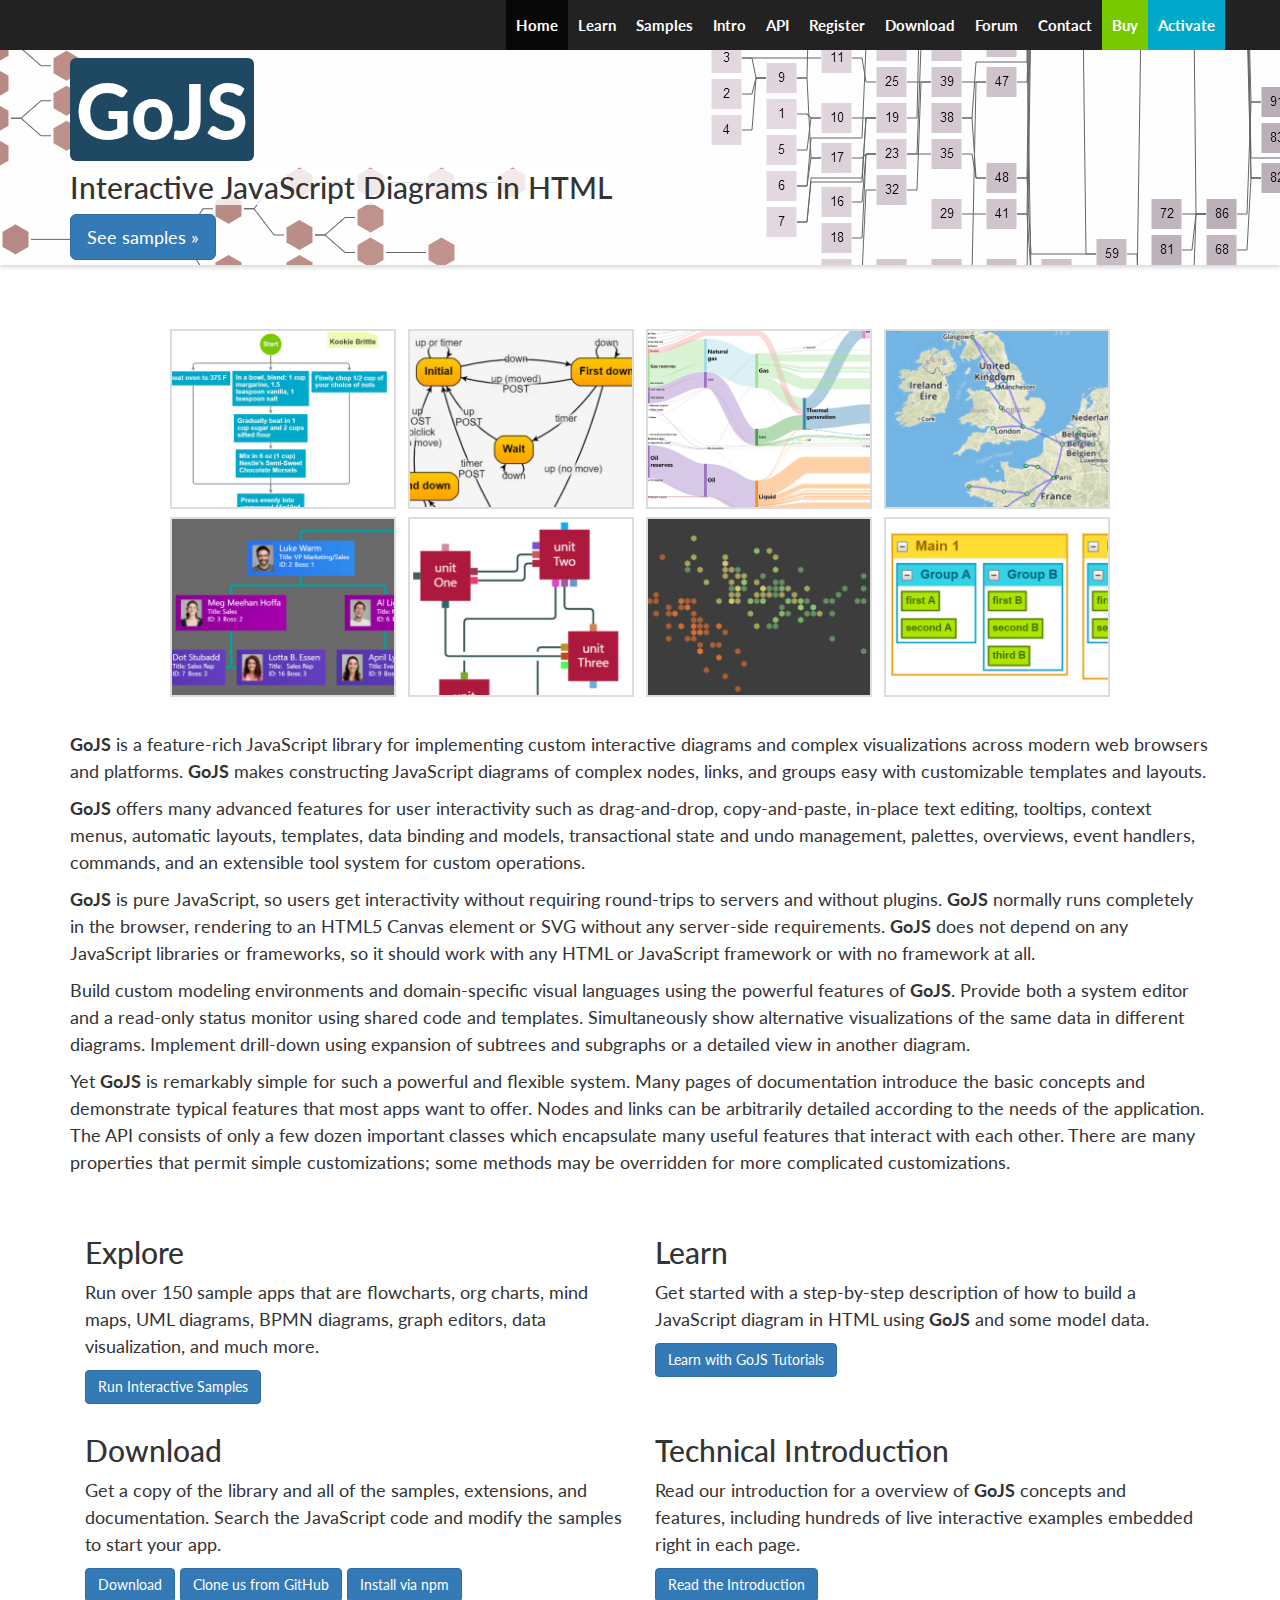
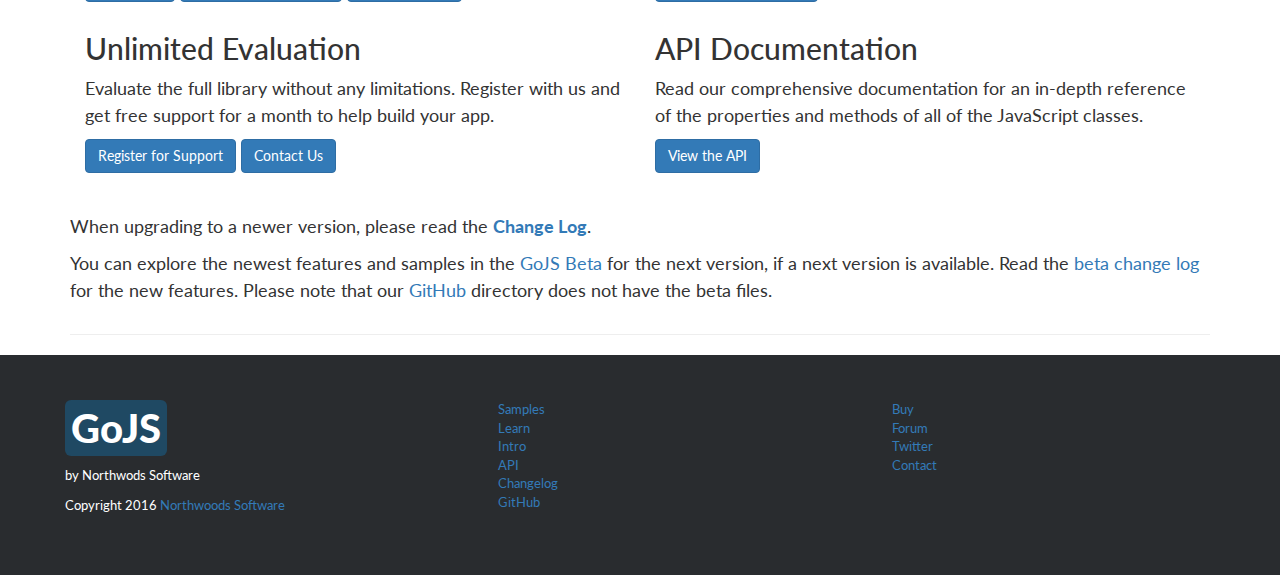
<file: site/index.html>
<!doctype html>
<html>
<head>
  <meta charset="utf-8">
  <meta http-equiv="X-UA-Compatible" content="IE=edge">
  <meta name="viewport" content="width=device-width, initial-scale=1">
  <meta name="description" content="GoJS is a JavaScript library for building interactive diagrams on HTML web pages. Build apps with flowcharts, org charts, BPMN, UML, modeling, and other visual graph types. Interactivity, data-binding, layouts and many node and link concepts are built-in to GoJS." />
  <meta name="keywords" content="JavaScript diagram graph chart drawing visualization modeling component library flowchart orgchart network BPMN UML ER editor">
  <title>GoJS Diagrams for JavaScript and HTML, by Northwoods Software</title>
<script>
  (function(i,s,o,g,r,a,m){i['GoogleAnalyticsObject']=r;i[r]=i[r]||function(){
  (i[r].q=i[r].q||[]).push(arguments)},i[r].l=1*new Date();a=s.createElement(o),
  m=s.getElementsByTagName(o)[0];a.async=1;a.src=g;m.parentNode.insertBefore(a,m)
  })(window,document,'script','https://www.google-analytics.com/analytics.js','ga');

  ga('create', 'UA-1506307-5', 'auto');
  ga('send', 'pageview');

</script>

  <link rel="stylesheet" href="assets/css/bootstrap.min.css">
  <!-- custom CSS after bootstrap -->
  <link href="assets/css/main.css" rel="stylesheet" type="text/css"/>

  <link rel="prerender" href="samples/flowchart.html">
  <link rel="prerender" href="samples/index.html">
</head>

<body id="frontpage">

    <div class="container">

      <!-- Fixed navbar -->
      <nav class="navbar navbar-inverse navbar-fixed-top">
        <div class="container">
          <div class="navbar-header" data-toggle="collapse" data-target="#navbar">
            <button type="button" class="navbar-toggle collapsed" data-toggle="collapse" data-target="#navbar" aria-expanded="false" aria-controls="navbar">
              <span class="sr-only">Toggle navigation</span>
              <span class="icon-bar"></span>
              <span class="icon-bar"></span>
              <span class="icon-bar"></span>
            </button>
            <!--<a class="navbar-brand" href="#">GoJS</a>-->
          </div>
          <div id="navbar" class="navbar-collapse collapse">
            <ul class="nav navbar-nav navbar-right">
              <li class="active"><a href="index.html">Home</a></li>
              <li><a href="learn/index.html">Learn</a></li>
              <li><a href="samples/index.html">Samples</a></li>
              <li><a href="intro/index.html">Intro</a></li>
              <li><a href="api/index.html">API</a></li>
              <li><a href="https://www.nwoods.com/components/evalform.htm">Register</a></li>
              <li><a href="doc/download.html">Download</a></li>
              <li><a href="https://forum.nwoods.com/c/gojs">Forum</a></li>
              <li><a href="https://www.nwoods.com/support/query.htm">Contact</a></li>
              <li class="buy"><a href="https://www.nwoods.com/sales/ordering.htm">Buy</a></li>
              <li class="activate"><a href="https://www.nwoods.com/app/activate.aspx?sku=gojs">Activate</a></li>
            </ul>
          </div><!--/.nav-collapse -->
        </div>
      </nav>

    </div>

    <div id="bannertop" class="jumbotron banner">
      <div class="container">
        <h1><span id="logo">GoJS</span></h1>
        <h2><span>Interactive JavaScript Diagrams in HTML</span></h2>
        <p><a class="btn btn-primary btn-lg" href="samples/index.html" role="button">See samples &raquo;</a></p>
      </div>
    </div>

    <div class="container-fluid">

      <div class="row text-center mt30">

          <div class="col-md-12">
            <div style="display: inline-block;">
              <a class="imagelink" href="samples/flowchart.html"><img src="assets/images/site1.png" class="img-thumbnail" alt="Flowchart" /></a>
              <a class="imagelink" href="samples/stateChart.html"><img src="assets/images/site6.png" class="img-thumbnail" alt="State Chart" /></a>
            </div>
            <div style="display: inline-block;">
              <a class="imagelink" href="samples/sankey.html"><img src="assets/images/site2.png" class="img-thumbnail" alt="Sankey Diagram" /></a>
              <a class="imagelink" href="samples/leaflet.html"><img src="assets/images/site5.png" class="img-thumbnail" alt="Leaflet Map" /></a>
            </div>
          </div>

      </div>
      <div class="row text-center">

          <div class="col-md-12">
            <div style="display: inline-block;">
              <a class="imagelink" href="samples/orgChartEditor.html"><img src="assets/images/site3.png" class="img-thumbnail" alt="Org Chart" /></a>
              <a class="imagelink" href="samples/dynamicPorts.html"><img src="assets/images/site7.png" class="img-thumbnail" alt="Dynamic Ports Demo" /></a>
            </div>
            <div style="display: inline-block;">
              <a class="imagelink" href="samples/dataVisualization.html"><img src="assets/images/site4.png" class="img-thumbnail" alt="Data Visualization" /></a>
              <a class="imagelink" href="samples/regrouping.html"><img src="assets/images/site8.png" class="img-thumbnail" alt="Regrouping Demo" /></a>
            </div>
          </div>

      </div>

      </div>

      <div class="container">

      <div class="row mt30 center-block">
        <p><b>GoJS</b> is a feature-rich JavaScript library for implementing custom interactive diagrams and complex visualizations
          across modern web browsers and platforms.
          <b>GoJS</b> makes constructing JavaScript diagrams of complex nodes, links, and groups easy with customizable templates and layouts.

        <p><b>GoJS</b> offers many advanced features for user interactivity such as drag-and-drop, copy-and-paste,
          in-place text editing, tooltips, context menus, automatic layouts, templates, data binding and models, transactional state and undo management,
          palettes, overviews, event handlers, commands, and an extensible tool system for custom operations.

        <p><b>GoJS</b> is pure JavaScript, so users get interactivity without requiring round-trips to servers and without plugins.
          <b>GoJS</b> normally runs completely in the browser, rendering to an HTML5 Canvas element or SVG without any server-side requirements.
          <b>GoJS</b> does not depend on any JavaScript libraries or frameworks, so it should work with any HTML or JavaScript framework or with no framework at all.

        <p>Build custom modeling environments and domain-specific visual languages using the powerful features of <b>GoJS</b>.
          Provide both a system editor and a read-only status monitor using shared code and templates.
          Simultaneously show alternative visualizations of the same data in different diagrams.
          Implement drill-down using expansion of subtrees and subgraphs or a detailed view in another diagram.

        <p>Yet <b>GoJS</b> is remarkably simple for such a powerful and flexible system.
          Many pages of documentation introduce the basic concepts and demonstrate typical features that most apps want to offer.
          Nodes and links can be arbitrarily detailed according to the needs of the application.
          The API consists of only a few dozen important classes which encapsulate many useful features that interact with each other.
          There are many properties that permit simple customizations; some methods may be overridden for more complicated customizations.
      </div>

      <div class="row mt30 center-block">
        <div class="col-md-6">
          <h2>Explore</h2>
          <p>Run over 150 sample apps that are flowcharts, org charts, mind maps,
             UML diagrams, BPMN diagrams, graph editors, data visualization, and much more.</p>
          <p><a class="btn btn-primary" href="samples/index.html" role="button">Run Interactive Samples</a></p>
        </div>
        <div class="col-md-6">
          <h2>Learn</h2>
          <p>Get started with a step-by-step description of how to build a JavaScript diagram in HTML
             using <b>GoJS</b> and some model data.</p>
          <p><a class="btn btn-primary" href="learn/index.html" role="button">Learn with GoJS Tutorials</a></p>
       </div>
      </div>

      <div class="row center-block">
        <div class="col-md-6">
          <h2>Download</h2>
          <p>Get a copy of the library and all of the samples, extensions, and documentation.
             Search the JavaScript code and modify the samples to start your app.</p>
          <p>
          <a class="btn btn-primary" href="doc/download.html" role="button">Download</a>
          <a class="btn btn-primary" href="https://github.com/NorthwoodsSoftware/GoJS" role="button">Clone us from GitHub</a>
          <a class="btn btn-primary" href="https://www.npmjs.com/package/gojs" role="button">Install via npm</a>
          </p>
        </div>
        <div class="col-md-6">
          <h2>Technical Introduction</h2>
          <p>Read our introduction for a overview of <b>GoJS</b> concepts and features,
             including hundreds of live interactive examples embedded right in each page.</p>
          <p><a class="btn btn-primary" href="intro/index.html" role="button">Read the Introduction</a></p>
       </div>
      </div>

      <div class="row center-block">
        <div class="col-md-6">
          <h2>Unlimited Evaluation</h2>
          <p>Evaluate the full library without any limitations.
             Register with us and get free support for a month to help build your app.</p>
          <p>
            <a class="btn btn-primary" href="https://www.nwoods.com/products/register.html" role="button">Register for Support</a>
            <a class="btn btn-primary" href="https://www.nwoods.com/contact.html" role="button">Contact Us</a>
          </p>
        </div>
        <div class="col-md-6">
          <h2>API Documentation</h2>
          <p>Read our comprehensive documentation for an in-depth reference of the properties
             and methods of all of the JavaScript classes.</p>
          <p><a class="btn btn-primary" href="api/index.html" role="button">View the API</a></p>
       </div>
      </div>

      <div class="row mt30 center-block">
        <p>
          When upgrading to a newer version, please read the <strong><a href="doc/changelog.html" target="_blank">Change Log</a></strong>.
        </p>

        <p>
          You can explore the newest features and samples in the <a href="../beta/index.html" target="_blank">GoJS Beta</a> for the next version,
          if a next version is available.  Read the <a href="../beta/doc/changelog.html" target="_blank">beta change log</a> for the new features.
          Please note that our <a href="https://github.com/NorthwoodsSoftware/GoJS" target="_blank">GitHub</a> directory does not have the beta files.
        </p>

      </div>

      <hr>

    </div> <!-- /container -->



    <footer id="footer" class="row">

      <div class="col-sm-4">
        <h3>GoJS</h3>
        <p>by Northwods Software</p>
        <p>Copyright 2016 <a href="https://www.nwoods.com" target="_blank">Northwoods Software</a></p>

      </div>
      <div class="col-sm-4">
        <ul>
          <li><a href="samples/index.html">Samples</a></li>
          <li><a href="learn/index.html">Learn</a></li>
          <li><a href="intro/index.html">Intro</a></li>
          <li><a href="api/index.html">API</a></li>
          <li><a href="doc/changelog.html">Changelog</a></li>
          <li><a href="https://github.com/NorthwoodsSoftware/GoJS">GitHub</a></li>
        </ul>
      </div>
      <div class="col-sm-4">
        <ul>
          <li><a href="https://www.nwoods.com/sales/index.html">Buy</a></li>
          <li><a href="https://forum.nwoods.com/c/gojs">Forum</a></li>
          <li><a href="https://twitter.com/northwoodsgo">Twitter</a></li>
          <li><a href="https://www.nwoods.com/contact.html">Contact</a></li>
        </ul>
      </div>
    </footer>



    <script src="https://ajax.googleapis.com/ajax/libs/jquery/1.11.3/jquery.min.js"></script>
    <script src="assets/js/bootstrap.min.js"></script>

</body>
</html>
</file>
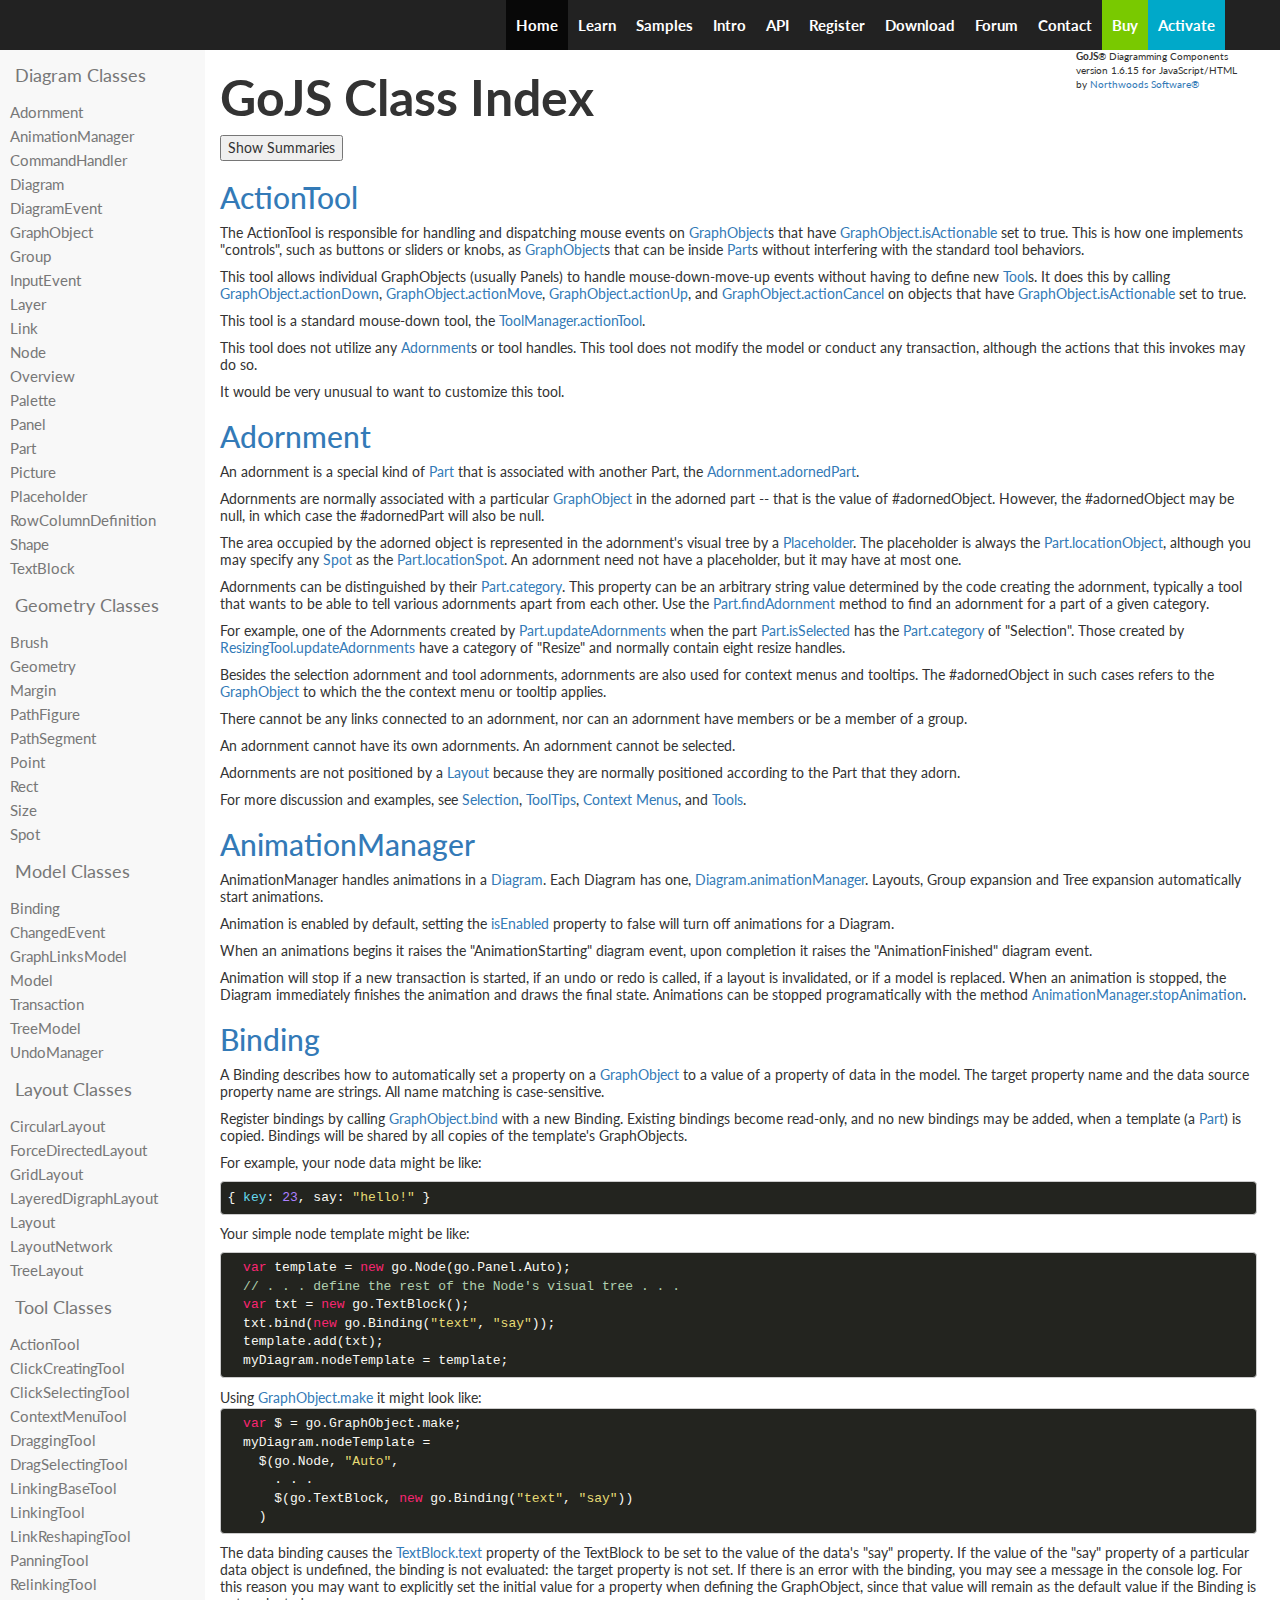
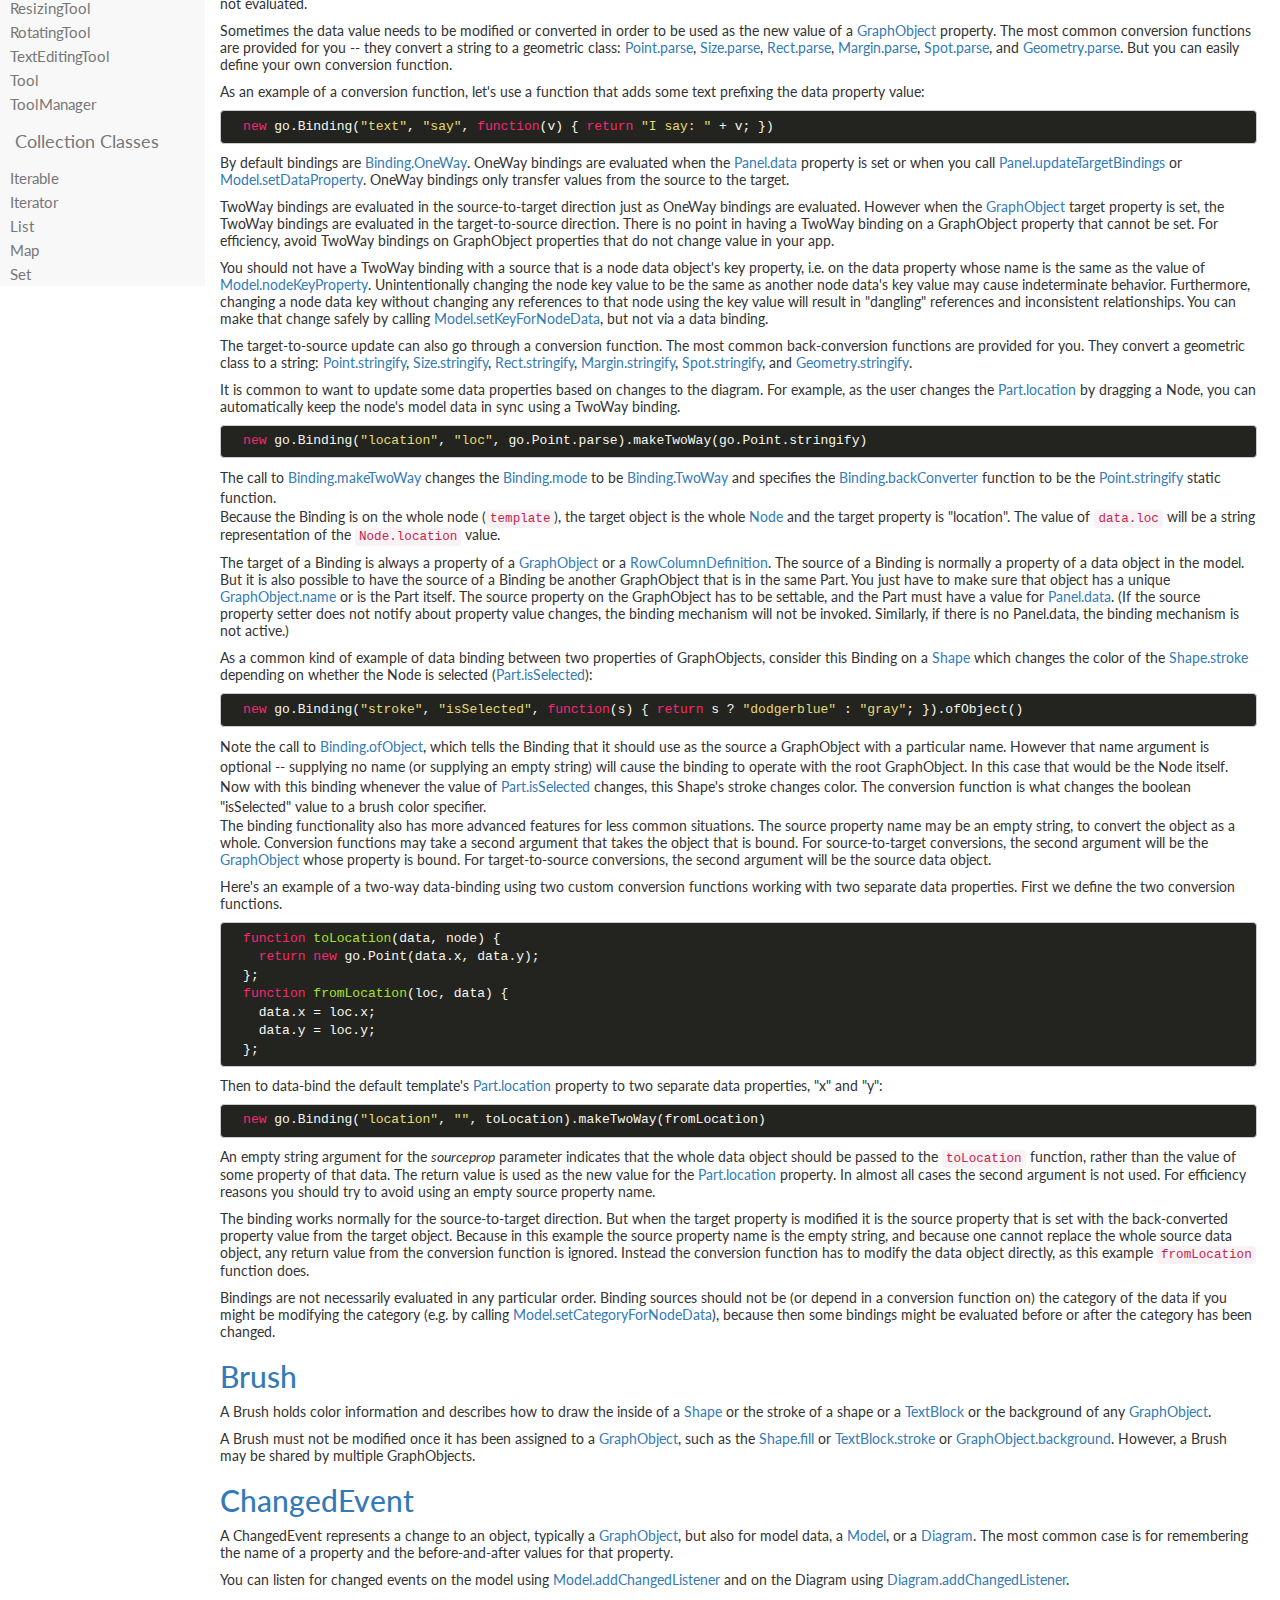
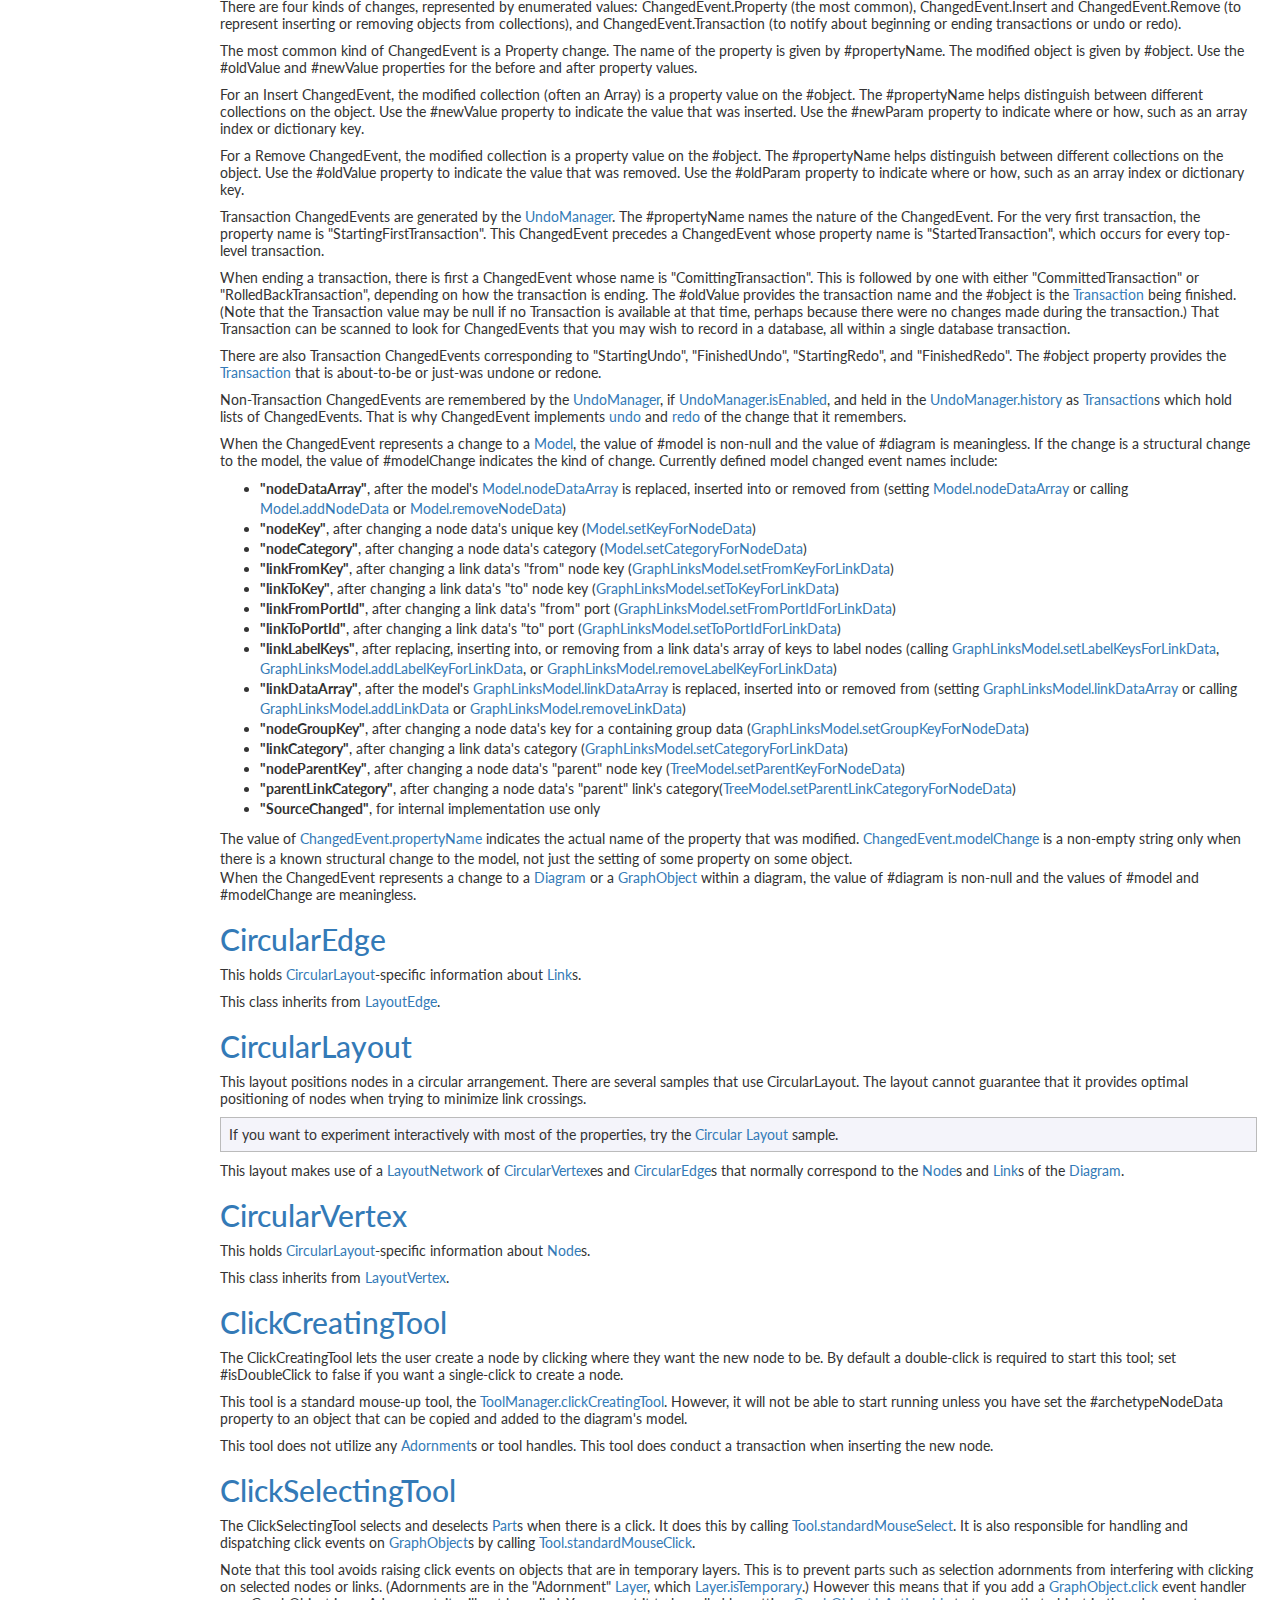
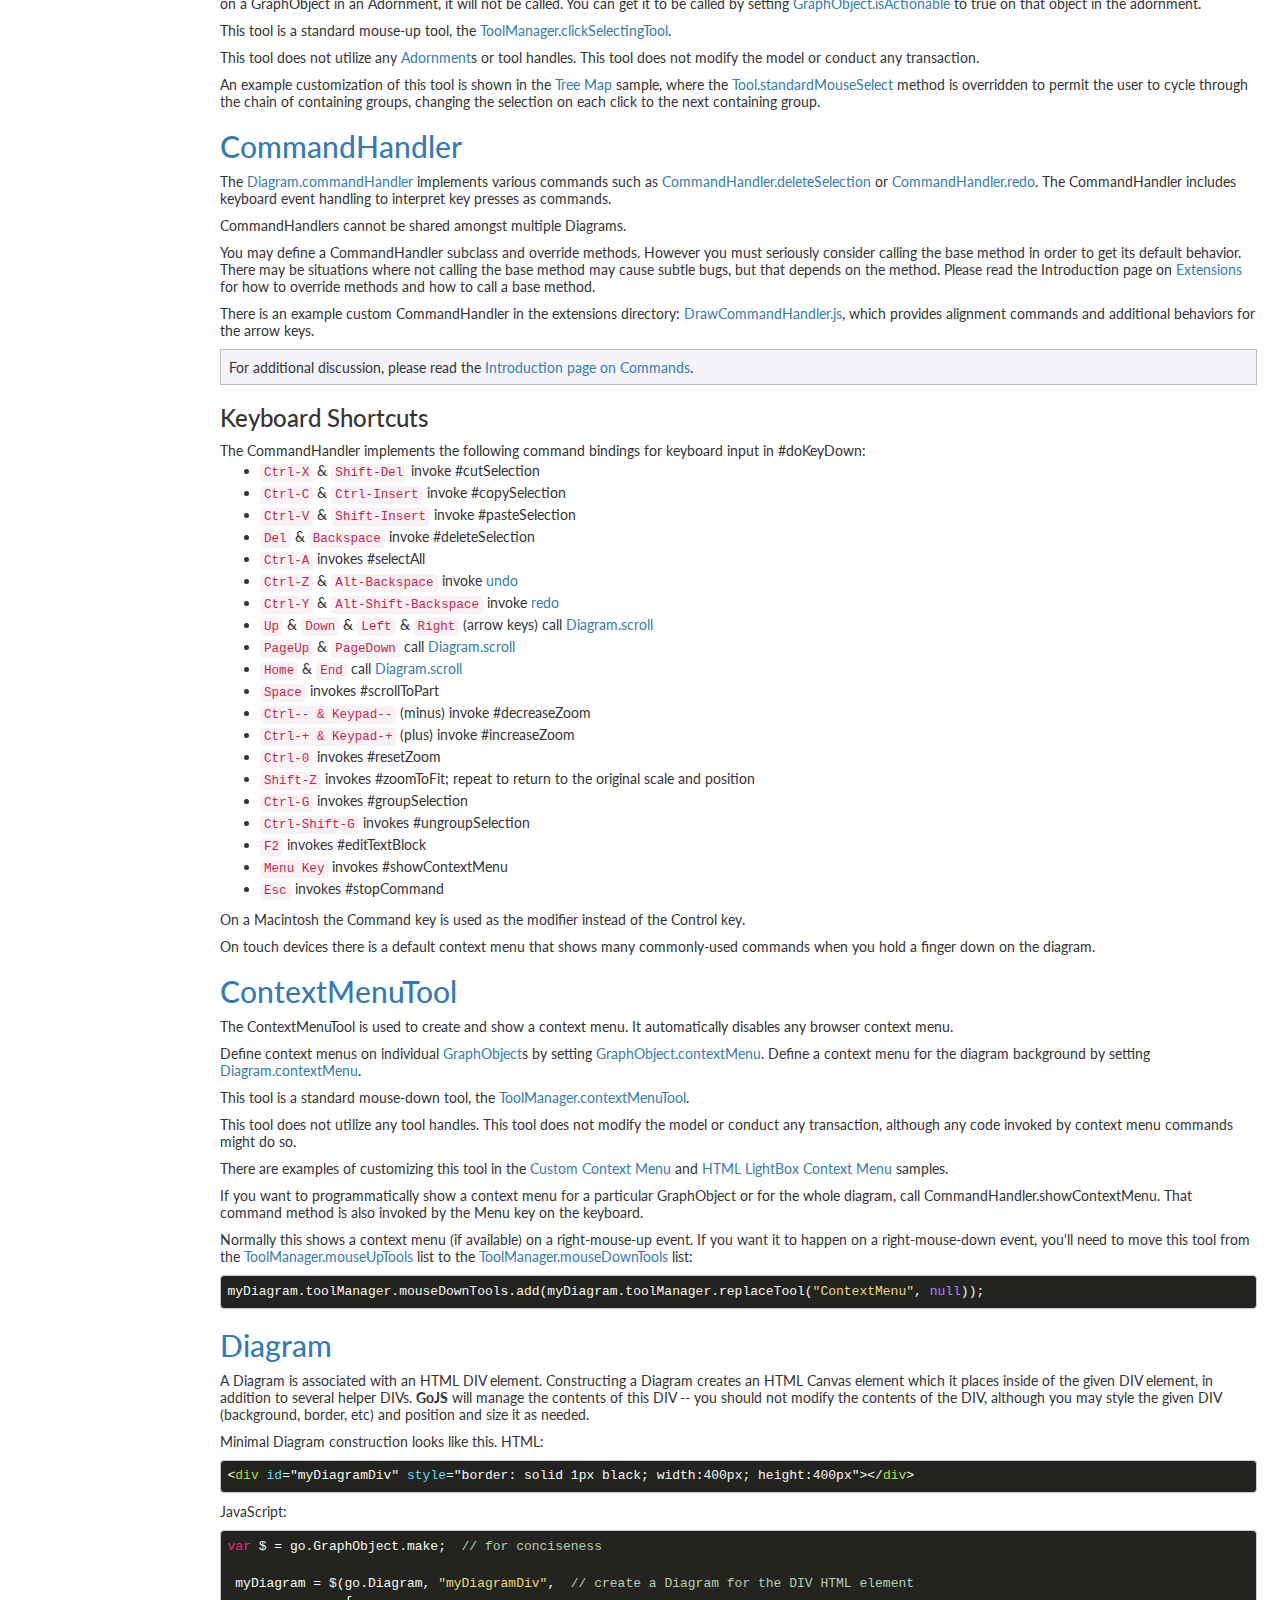
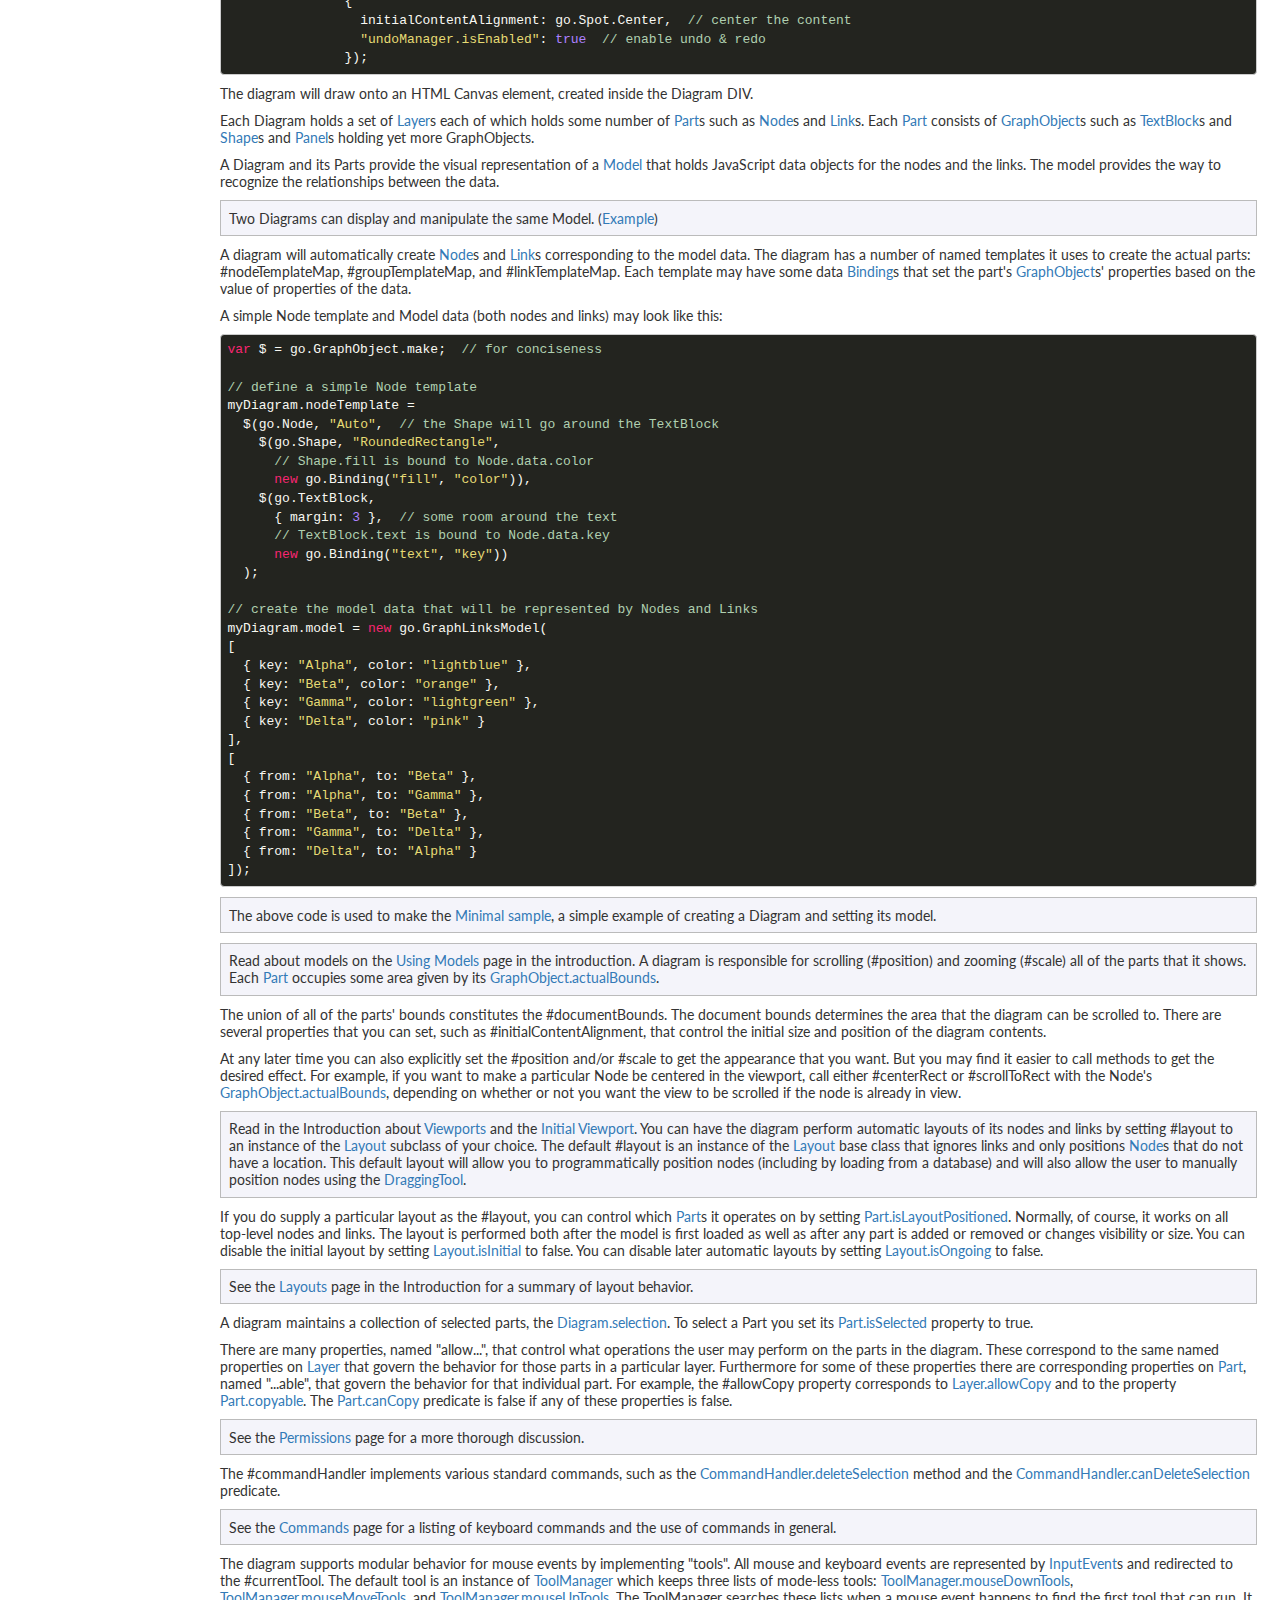
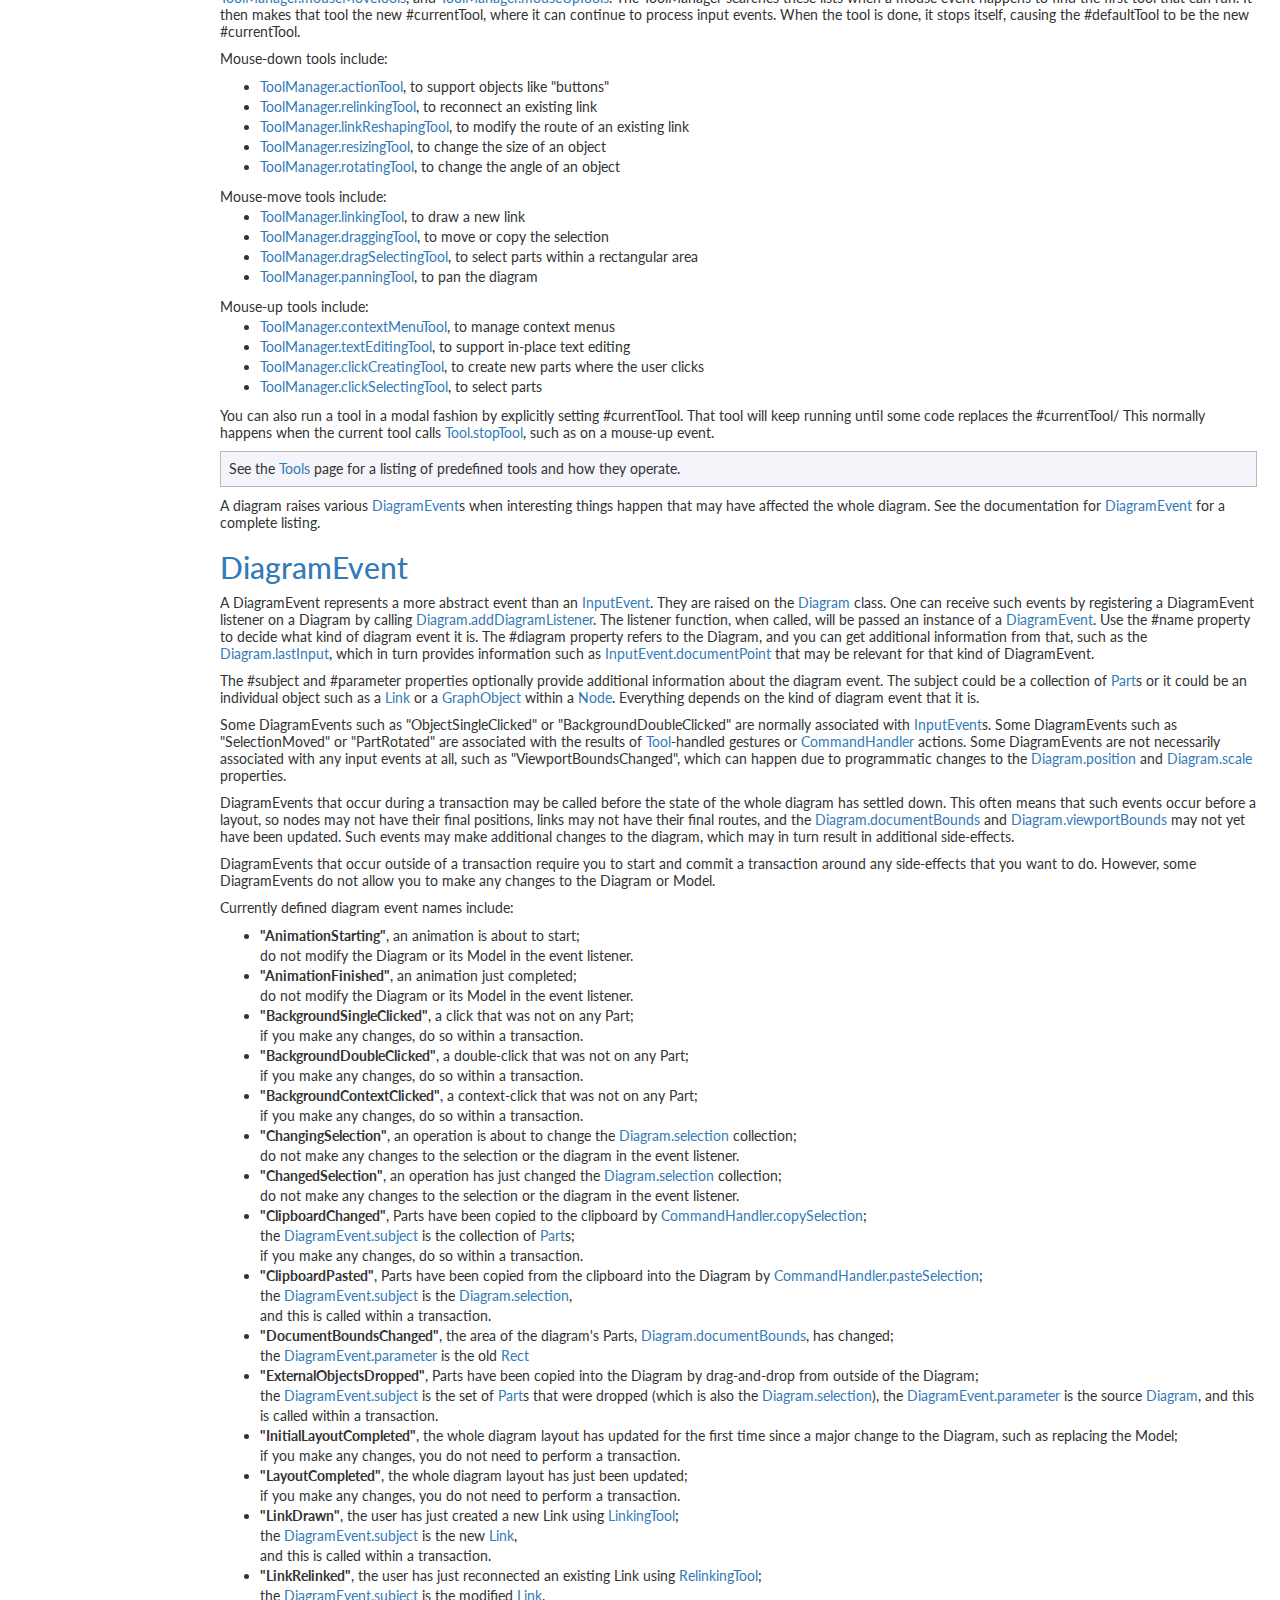
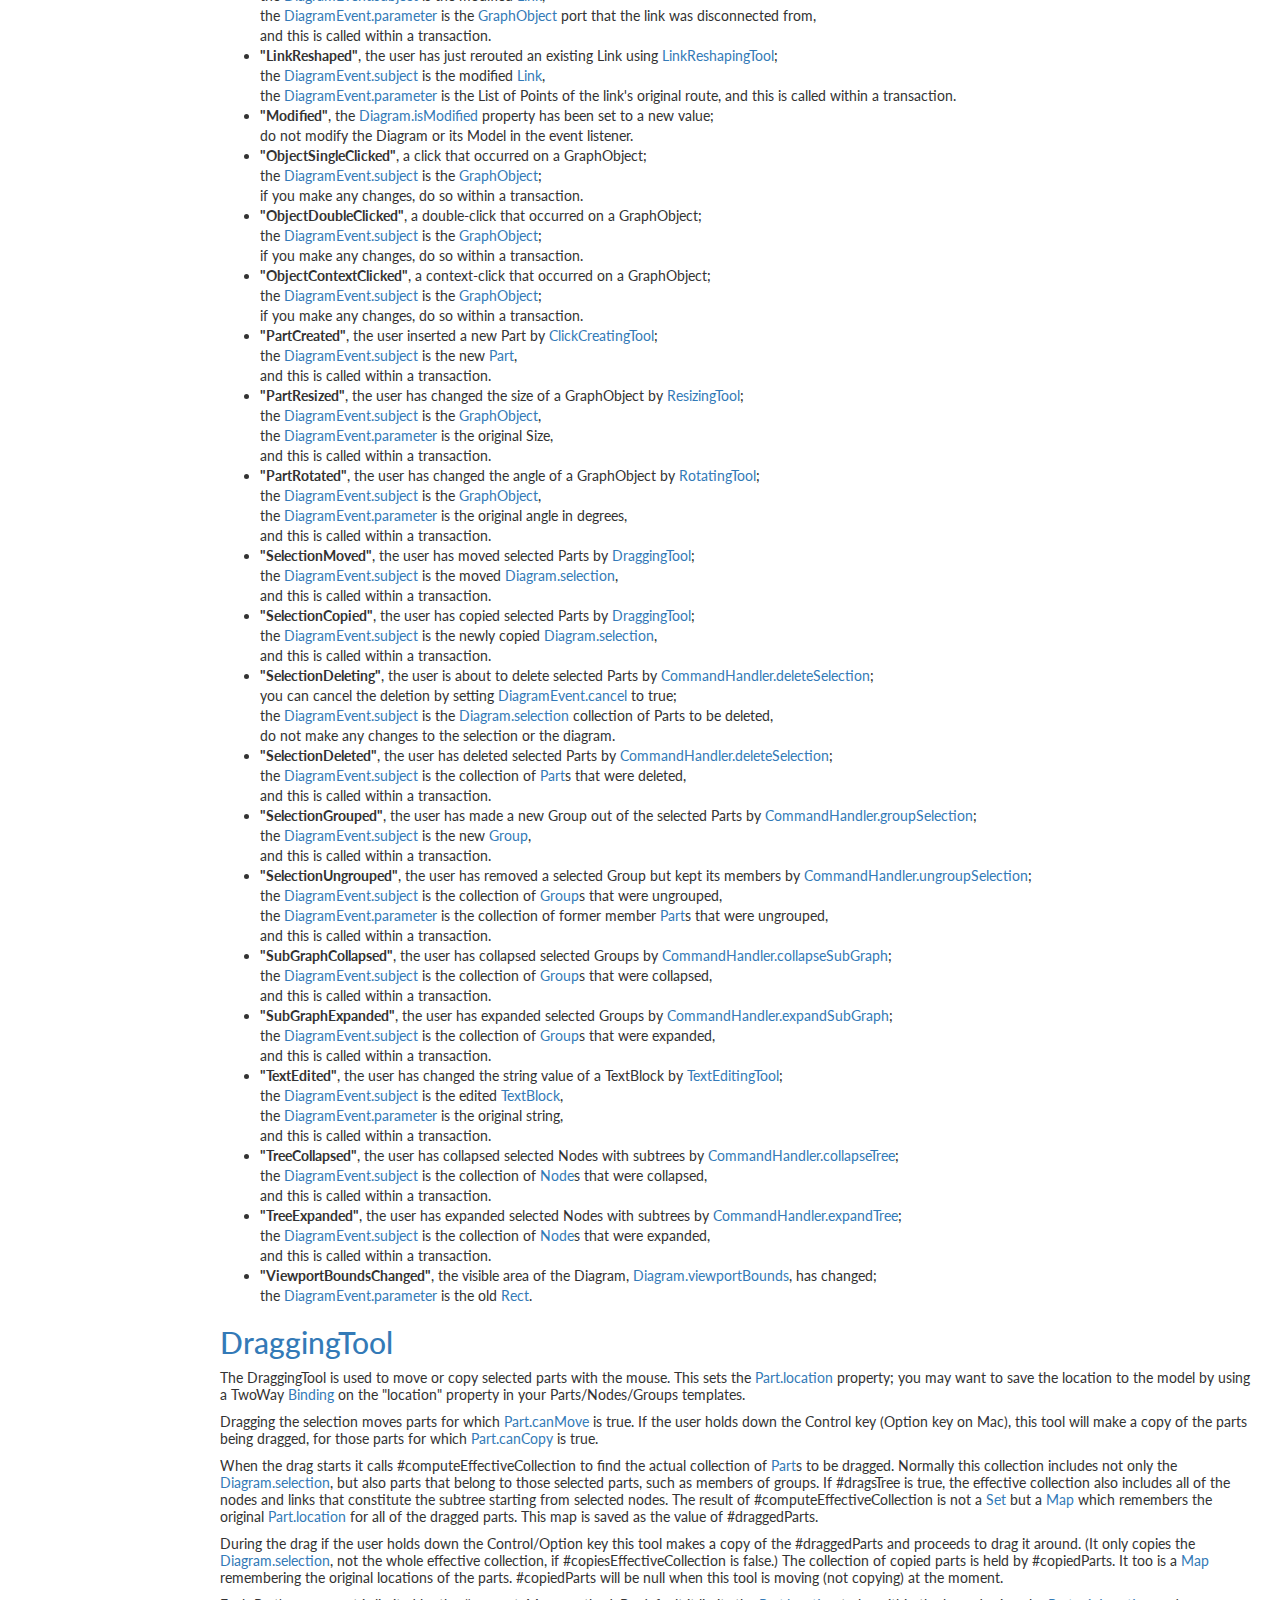
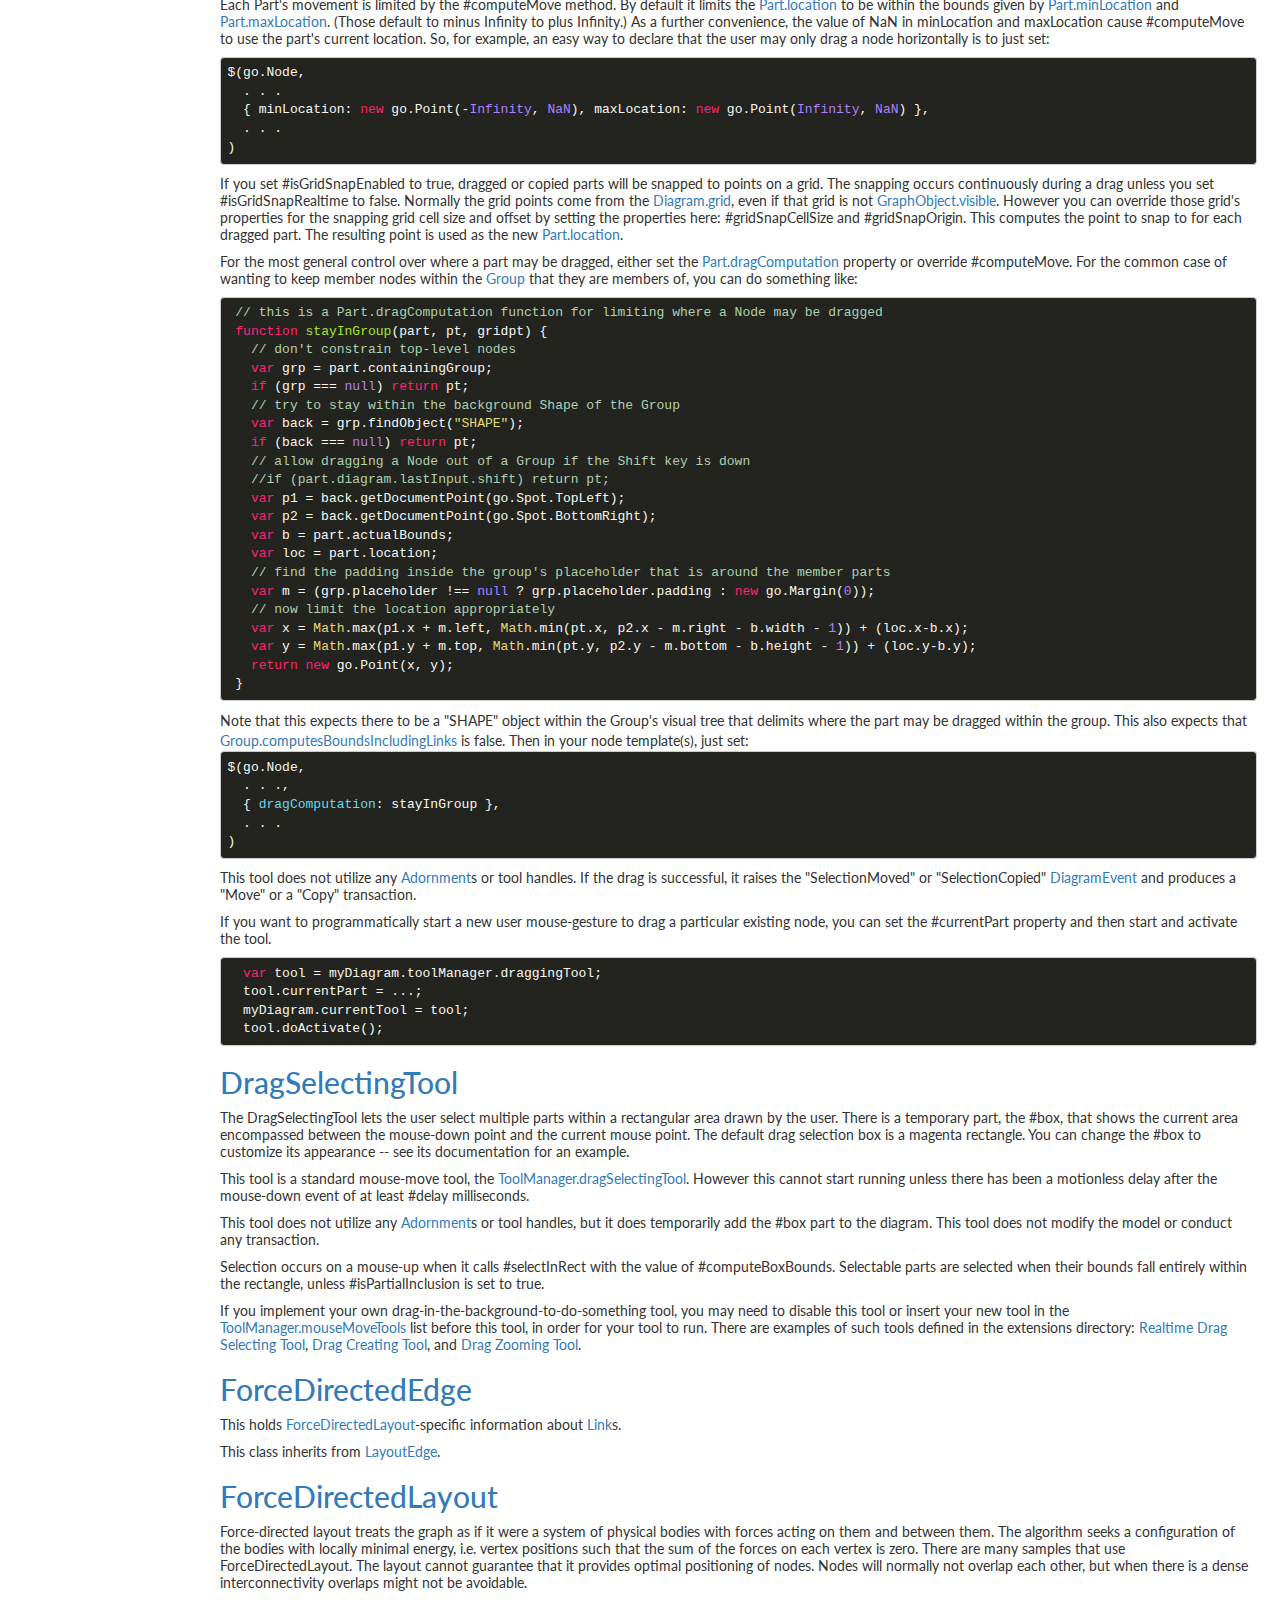
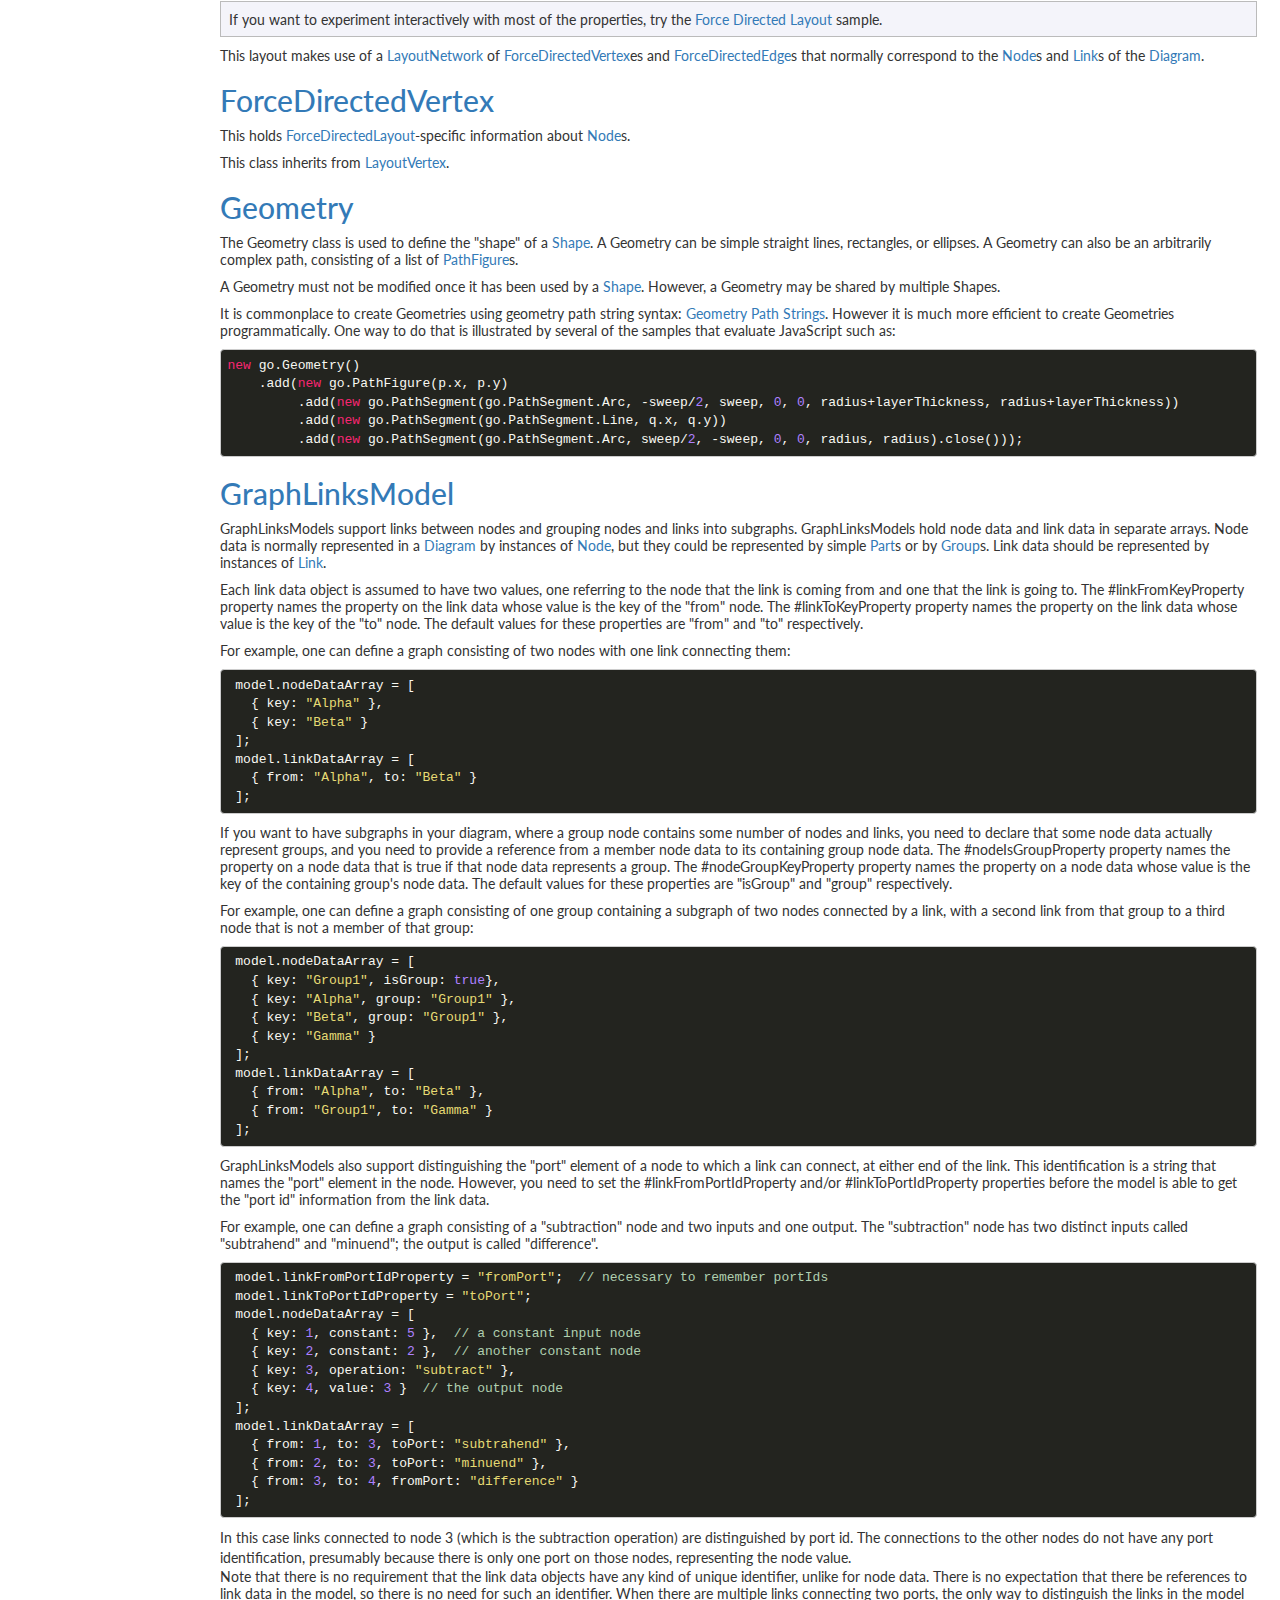
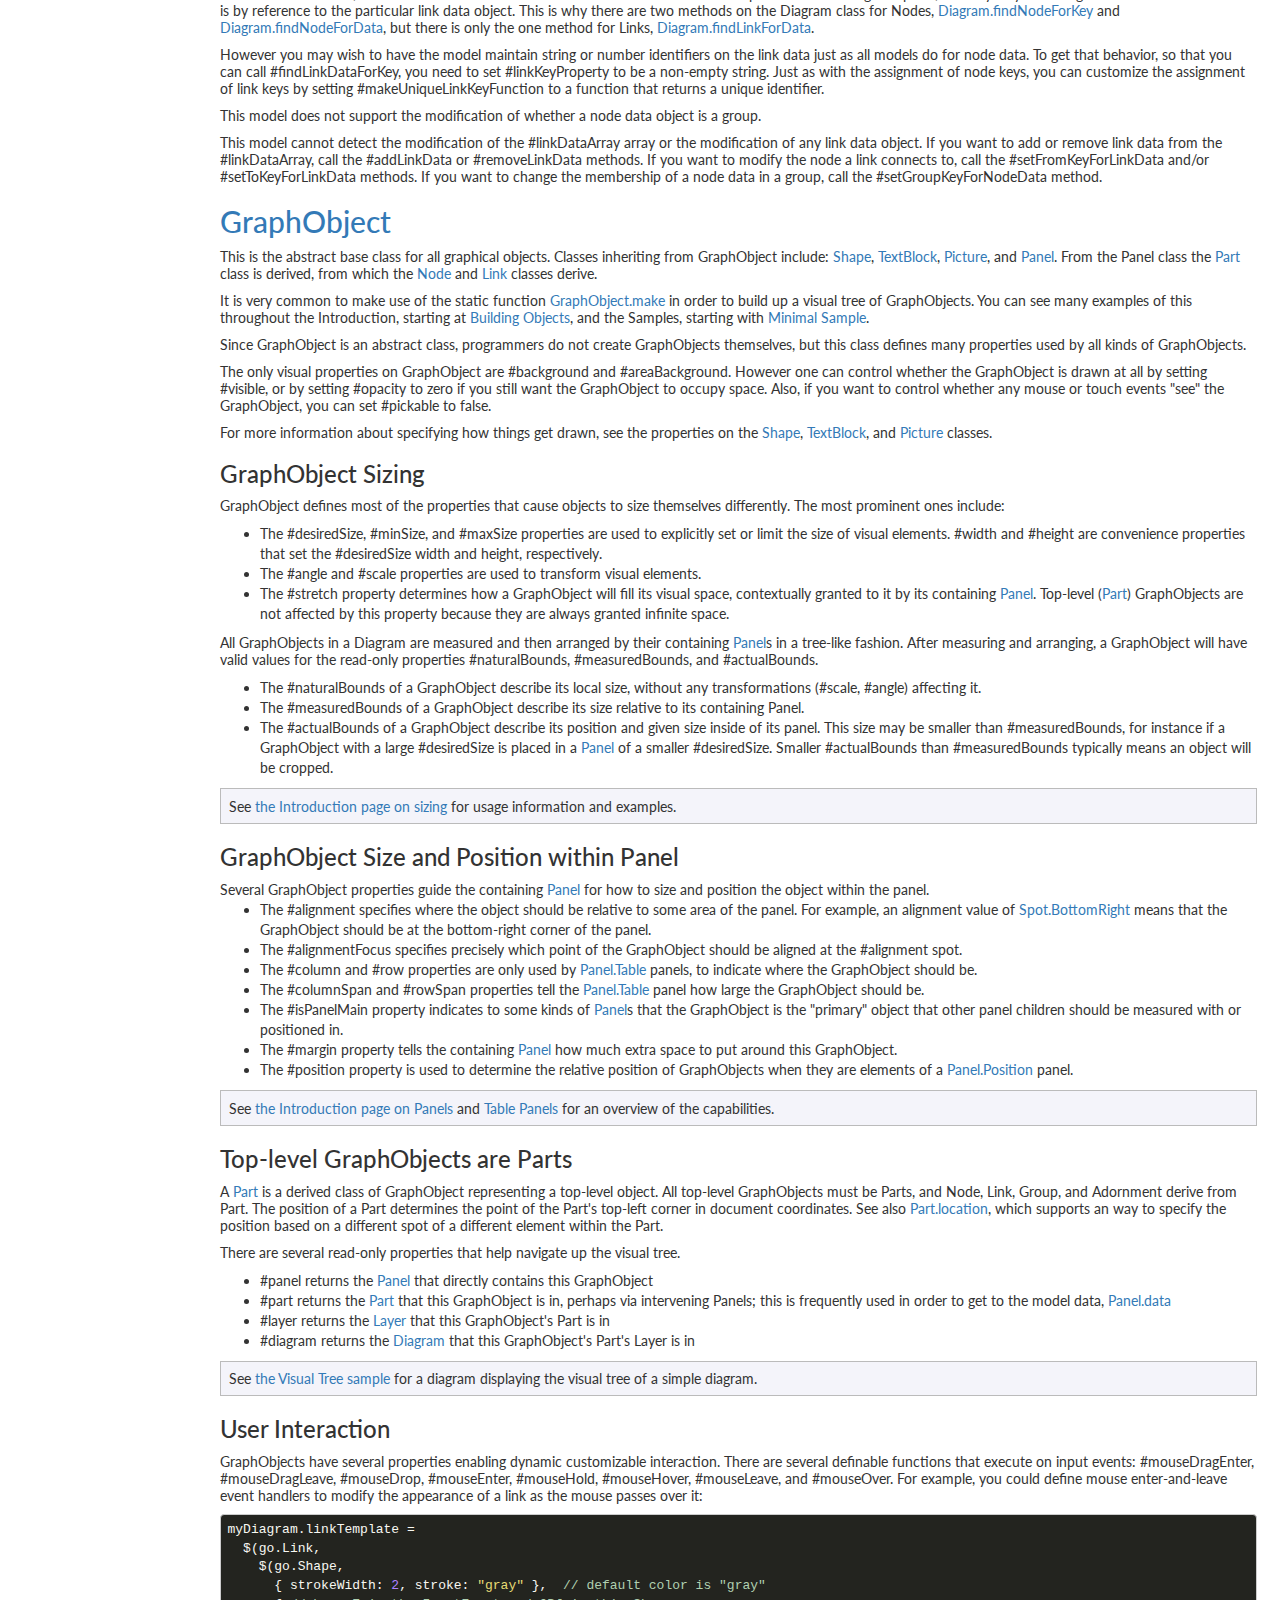
<file: site/api/index.html>
<!DOCTYPE html>
<html>
	<head>
    <meta charset="utf-8">
    <meta name="viewport" content="width=device-width, initial-scale=1">

		<meta name="generator" content="JsDoc Toolkit" />
		<title>GoJS&reg; Reference - Index</title>
    <script src="https://ajax.googleapis.com/ajax/libs/jquery/1.11.3/jquery.min.js"></script>
    <script src="../assets/js/bootstrap.min.js"></script>
    <script src="../assets/js/highlight.js"></script>
    <script src="../assets/js/api.js"></script>

    <link href="../assets/css/bootstrap.min.css" rel="stylesheet" >
    <!-- custom CSS after bootstrap -->
    <link href="../assets/css/main.css" rel="stylesheet" type="text/css"/>
    <link href="../assets/css/api.css" rel="stylesheet" type="text/css"/>
    <link rel="stylesheet" href="../assets/css/highlight.css" type="text/css" media="all" />


 	</head>

	<body>
    <!-- non-fixed navbar -->
    <nav id="api-nav" class="navbar navbar-inverse navbar-top">
      <div class="container">
        <div class="navbar-header" data-toggle="collapse" data-target="#navbar">
          <button type="button" class="navbar-toggle collapsed" data-toggle="collapse" data-target="#navbar" aria-expanded="false" aria-controls="navbar">
            <span class="sr-only">Toggle navigation</span>
            <span class="icon-bar"></span>
            <span class="icon-bar"></span>
            <span class="icon-bar"></span>
          </button>
          <!--<a class="navbar-brand" href="#">GoJS</a>-->
        </div>
        <div id="navbar" class="navbar-collapse collapse">
          <ul class="nav navbar-nav navbar-right">
            <li class="active"><a href="../index.html">Home</a></li>
            <li><a href="../learn/index.html">Learn</a></li>
            <li><a href="../samples/index.html">Samples</a></li>
            <li><a href="../intro/index.html">Intro</a></li>
            <li><a href="../api/index.html">API</a></li>
            <li><a href="https://www.nwoods.com/components/evalform.htm">Register</a></li>
            <li><a href="../doc/download.html">Download</a></li>
            <li><a href="https://forum.nwoods.com/c/gojs">Forum</a></li>
            <li><a href="https://www.nwoods.com/support/query.htm">Contact</a></li>
            <li class="buy"><a href="https://www.nwoods.com/sales/ordering.htm">Buy</a></li>
            <li class="activate"><a href="https://www.nwoods.com/app/activate.aspx?sku=gojs">Activate</a></li>
          </ul>
        </div><!--/.nav-collapse -->
      </div>
    </nav>




    <div class="container-fluid" id="api-container">
    <div class="row">


    <div id="navindex" class="col-md-2">
        <!-- <div><a href="index.html">GoJS Class Index</a></div> -->

<div class="sidebar-nav">
  <div class="navbar navbar-default" role="navigation">
    <div class="navbar-header" data-toggle="collapse" data-target="#DiagramNavbar">
      <button type="button" class="navbar-toggle" data-toggle="collapse" data-target="#DiagramNavbar">
        <span class="sr-only">Toggle navigation</span>
        <span class="icon-bar"></span>
        <span class="icon-bar"></span>
        <span class="icon-bar"></span>
      </button>
      <span class="navbar-brand">Diagram Classes</span>
    </div>
    <div id="DiagramNavbar" class="navbar-collapse collapse sidebar-navbar-collapse">
    <ul class="classList nav navbar-nav">
      
        
      
        
      
        <li><a href="symbols/Adornment.html" class="linkConstructor">Adornment</a></li>
      
        <li><a href="symbols/AnimationManager.html" class="linkConstructor">AnimationManager</a></li>
      
        
      
        
      
        
      
        
      
        
      
        
      
        
      
        
      
        <li><a href="symbols/CommandHandler.html" class="linkConstructor">CommandHandler</a></li>
      
        
      
        <li><a href="symbols/Diagram.html" class="linkConstructor">Diagram</a></li>
      
        <li><a href="symbols/DiagramEvent.html" class="linkConstructor">DiagramEvent</a></li>
      
        
      
        
      
        
      
        
      
        
      
        
      
        
      
        <li><a href="symbols/GraphObject.html" class="linkConstructor">GraphObject</a></li>
      
        
      
        <li><a href="symbols/Group.html" class="linkConstructor">Group</a></li>
      
        <li><a href="symbols/InputEvent.html" class="linkConstructor">InputEvent</a></li>
      
        
      
        
      
        <li><a href="symbols/Layer.html" class="linkConstructor">Layer</a></li>
      
        
      
        
      
        
      
        
      
        
      
        
      
        
      
        <li><a href="symbols/Link.html" class="linkConstructor">Link</a></li>
      
        
      
        
      
        
      
        
      
        
      
        
      
        
      
        <li><a href="symbols/Node.html" class="linkConstructor">Node</a></li>
      
        <li><a href="symbols/Overview.html" class="linkConstructor">Overview</a></li>
      
        <li><a href="symbols/Palette.html" class="linkConstructor">Palette</a></li>
      
        <li><a href="symbols/Panel.html" class="linkConstructor">Panel</a></li>
      
        
      
        <li><a href="symbols/Part.html" class="linkConstructor">Part</a></li>
      
        
      
        
      
        <li><a href="symbols/Picture.html" class="linkConstructor">Picture</a></li>
      
        <li><a href="symbols/Placeholder.html" class="linkConstructor">Placeholder</a></li>
      
        
      
        
      
        
      
        
      
        
      
        <li><a href="symbols/RowColumnDefinition.html" class="linkConstructor">RowColumnDefinition</a></li>
      
        
      
        <li><a href="symbols/Shape.html" class="linkConstructor">Shape</a></li>
      
        
      
        
      
        <li><a href="symbols/TextBlock.html" class="linkConstructor">TextBlock</a></li>
      
        
      
        
      
        
      
        
      
        
      
        
      
        
      
        
      
        
      
    </ul>
    </div>
  </div>

  <div class="navbar navbar-default" role="navigation">
    <div class="navbar-header" data-toggle="collapse" data-target="#GeometryNavbar">
      <button type="button" class="navbar-toggle" data-toggle="collapse" data-target="#GeometryNavbar">
        <span class="sr-only">Toggle navigation</span>
        <span class="icon-bar"></span>
        <span class="icon-bar"></span>
        <span class="icon-bar"></span>
      </button>
      <span class="navbar-brand">Geometry Classes</span>
    </div>
    <div id="GeometryNavbar" class="navbar-collapse collapse sidebar-navbar-collapse">
    <ul class="classList nav navbar-nav">
      
        
      
        
      
        
      
        
      
        
      
        <li><a href="symbols/Brush.html" class="linkConstructor">Brush</a></li>
      
        
      
        
      
        
      
        
      
        
      
        
      
        
      
        
      
        
      
        
      
        
      
        
      
        
      
        
      
        
      
        <li><a href="symbols/Geometry.html" class="linkConstructor">Geometry</a></li>
      
        
      
        
      
        
      
        
      
        
      
        
      
        
      
        
      
        
      
        
      
        
      
        
      
        
      
        
      
        
      
        
      
        
      
        
      
        
      
        
      
        
      
        <li><a href="symbols/Margin.html" class="linkConstructor">Margin</a></li>
      
        
      
        
      
        
      
        
      
        
      
        
      
        
      
        <li><a href="symbols/PathFigure.html" class="linkConstructor">PathFigure</a></li>
      
        <li><a href="symbols/PathSegment.html" class="linkConstructor">PathSegment</a></li>
      
        
      
        
      
        <li><a href="symbols/Point.html" class="linkConstructor">Point</a></li>
      
        <li><a href="symbols/Rect.html" class="linkConstructor">Rect</a></li>
      
        
      
        
      
        
      
        
      
        
      
        
      
        <li><a href="symbols/Size.html" class="linkConstructor">Size</a></li>
      
        <li><a href="symbols/Spot.html" class="linkConstructor">Spot</a></li>
      
        
      
        
      
        
      
        
      
        
      
        
      
        
      
        
      
        
      
        
      
    </ul>
    </div>
  </div>

  <div class="navbar navbar-default" role="navigation">
    <div class="navbar-header" data-toggle="collapse" data-target="#ModelNavbar">
      <button type="button" class="navbar-toggle" data-toggle="collapse" data-target="#ModelNavbar">
        <span class="sr-only">Toggle navigation</span>
        <span class="icon-bar"></span>
        <span class="icon-bar"></span>
        <span class="icon-bar"></span>
      </button>
      <span class="navbar-brand">Model Classes</span>
    </div>
    <div id="ModelNavbar" class="navbar-collapse collapse sidebar-navbar-collapse">
    <ul class="classList nav navbar-nav">
      
        
      
        
      
        
      
        
      
        <li><a href="symbols/Binding.html" class="linkConstructor">Binding</a></li>
      
        
      
        <li><a href="symbols/ChangedEvent.html" class="linkConstructor">ChangedEvent</a></li>
      
        
      
        
      
        
      
        
      
        
      
        
      
        
      
        
      
        
      
        
      
        
      
        
      
        
      
        
      
        
      
        <li><a href="symbols/GraphLinksModel.html" class="linkConstructor">GraphLinksModel</a></li>
      
        
      
        
      
        
      
        
      
        
      
        
      
        
      
        
      
        
      
        
      
        
      
        
      
        
      
        
      
        
      
        
      
        
      
        
      
        
      
        
      
        
      
        <li><a href="symbols/Model.html" class="linkConstructor">Model</a></li>
      
        
      
        
      
        
      
        
      
        
      
        
      
        
      
        
      
        
      
        
      
        
      
        
      
        
      
        
      
        
      
        
      
        
      
        
      
        
      
        
      
        
      
        
      
        
      
        
      
        <li><a href="symbols/Transaction.html" class="linkConstructor">Transaction</a></li>
      
        
      
        
      
        <li><a href="symbols/TreeModel.html" class="linkConstructor">TreeModel</a></li>
      
        
      
        <li><a href="symbols/UndoManager.html" class="linkConstructor">UndoManager</a></li>
      
    </ul>
    </div>
  </div>

  <div class="navbar navbar-default" role="navigation">
    <div class="navbar-header" data-toggle="collapse" data-target="#LayoutNavbar">
      <button type="button" class="navbar-toggle" data-toggle="collapse" data-target="#LayoutNavbar">
        <span class="sr-only">Toggle navigation</span>
        <span class="icon-bar"></span>
        <span class="icon-bar"></span>
        <span class="icon-bar"></span>
      </button>
      <span class="navbar-brand">Layout Classes</span>
    </div>
    <div id="LayoutNavbar" class="navbar-collapse collapse sidebar-navbar-collapse">
    <ul class="classList nav navbar-nav">
      
        
      
        
      
        
      
        
      
        
      
        
      
        
      
        
      
        <li><a href="symbols/CircularLayout.html" class="linkConstructor">CircularLayout</a></li>
      
        
      
        
      
        
      
        
      
        
      
        
      
        
      
        
      
        
      
        
      
        <li><a href="symbols/ForceDirectedLayout.html" class="linkConstructor">ForceDirectedLayout</a></li>
      
        
      
        
      
        
      
        
      
        <li><a href="symbols/GridLayout.html" class="linkConstructor">GridLayout</a></li>
      
        
      
        
      
        
      
        
      
        
      
        
      
        <li><a href="symbols/LayeredDigraphLayout.html" class="linkConstructor">LayeredDigraphLayout</a></li>
      
        
      
        <li><a href="symbols/Layout.html" class="linkConstructor">Layout</a></li>
      
        
      
        <li><a href="symbols/LayoutNetwork.html" class="linkConstructor">LayoutNetwork</a></li>
      
        
      
        
      
        
      
        
      
        
      
        
      
        
      
        
      
        
      
        
      
        
      
        
      
        
      
        
      
        
      
        
      
        
      
        
      
        
      
        
      
        
      
        
      
        
      
        
      
        
      
        
      
        
      
        
      
        
      
        
      
        
      
        
      
        
      
        
      
        
      
        <li><a href="symbols/TreeLayout.html" class="linkConstructor">TreeLayout</a></li>
      
        
      
        
      
        
      
    </ul>
    </div>
  </div>

  <div class="navbar navbar-default" role="navigation">
    <div class="navbar-header" data-toggle="collapse" data-target="#ToolNavbar">
      <button type="button" class="navbar-toggle" data-toggle="collapse" data-target="#ToolNavbar">
        <span class="sr-only">Toggle navigation</span>
        <span class="icon-bar"></span>
        <span class="icon-bar"></span>
        <span class="icon-bar"></span>
      </button>
      <span class="navbar-brand">Tool Classes</span>
    </div>
    <div id="ToolNavbar" class="navbar-collapse collapse sidebar-navbar-collapse">
    <ul class="classList nav navbar-nav">
      
        
      
        <li><a href="symbols/ActionTool.html" class="linkConstructor">ActionTool</a></li>
      
        
      
        
      
        
      
        
      
        
      
        
      
        
      
        
      
        <li><a href="symbols/ClickCreatingTool.html" class="linkConstructor">ClickCreatingTool</a></li>
      
        <li><a href="symbols/ClickSelectingTool.html" class="linkConstructor">ClickSelectingTool</a></li>
      
        
      
        <li><a href="symbols/ContextMenuTool.html" class="linkConstructor">ContextMenuTool</a></li>
      
        
      
        
      
        <li><a href="symbols/DraggingTool.html" class="linkConstructor">DraggingTool</a></li>
      
        <li><a href="symbols/DragSelectingTool.html" class="linkConstructor">DragSelectingTool</a></li>
      
        
      
        
      
        
      
        
      
        
      
        
      
        
      
        
      
        
      
        
      
        
      
        
      
        
      
        
      
        
      
        
      
        
      
        
      
        
      
        
      
        <li><a href="symbols/LinkingBaseTool.html" class="linkConstructor">LinkingBaseTool</a></li>
      
        <li><a href="symbols/LinkingTool.html" class="linkConstructor">LinkingTool</a></li>
      
        <li><a href="symbols/LinkReshapingTool.html" class="linkConstructor">LinkReshapingTool</a></li>
      
        
      
        
      
        
      
        
      
        
      
        
      
        
      
        
      
        <li><a href="symbols/PanningTool.html" class="linkConstructor">PanningTool</a></li>
      
        
      
        
      
        
      
        
      
        
      
        
      
        
      
        <li><a href="symbols/RelinkingTool.html" class="linkConstructor">RelinkingTool</a></li>
      
        <li><a href="symbols/ResizingTool.html" class="linkConstructor">ResizingTool</a></li>
      
        <li><a href="symbols/RotatingTool.html" class="linkConstructor">RotatingTool</a></li>
      
        
      
        
      
        
      
        
      
        
      
        
      
        <li><a href="symbols/TextEditingTool.html" class="linkConstructor">TextEditingTool</a></li>
      
        <li><a href="symbols/Tool.html" class="linkConstructor">Tool</a></li>
      
        <li><a href="symbols/ToolManager.html" class="linkConstructor">ToolManager</a></li>
      
        
      
        
      
        
      
        
      
        
      
        
      
    </ul>
    </div>
  </div>

  <div class="navbar navbar-default" role="navigation">
    <div class="navbar-header" data-toggle="collapse" data-target="#CollectionNavbar">
      <button type="button" class="navbar-toggle" data-toggle="collapse" data-target="#CollectionNavbar">
        <span class="sr-only">Toggle navigation</span>
        <span class="icon-bar"></span>
        <span class="icon-bar"></span>
        <span class="icon-bar"></span>
      </button>
      <span class="navbar-brand">Collection Classes</span>
    </div>
    <div id="CollectionNavbar" class="navbar-collapse collapse sidebar-navbar-collapse">
    <ul class="classList nav navbar-nav">
      
        
      
        
      
        
      
        
      
        
      
        
      
        
      
        
      
        
      
        
      
        
      
        
      
        
      
        
      
        
      
        
      
        
      
        
      
        
      
        
      
        
      
        
      
        
      
        
      
        
      
        
      
        
      
        <li><a href="symbols/Iterable.html" class="linkConstructor">Iterable</a></li>
      
        <li><a href="symbols/Iterator.html" class="linkConstructor">Iterator</a></li>
      
        
      
        
      
        
      
        
      
        
      
        
      
        
      
        
      
        
      
        
      
        
      
        
      
        <li><a href="symbols/List.html" class="linkConstructor">List</a></li>
      
        <li><a href="symbols/Map.html" class="linkConstructor">Map</a></li>
      
        
      
        
      
        
      
        
      
        
      
        
      
        
      
        
      
        
      
        
      
        
      
        
      
        
      
        
      
        
      
        
      
        
      
        
      
        <li><a href="symbols/Set.html" class="linkConstructor">Set</a></li>
      
        
      
        
      
        
      
        
      
        
      
        
      
        
      
        
      
        
      
        
      
        
      
        
      
        
      
    </ul>
    </div>
  </div>
</div> <!-- /class="sidebar-nav -->




    </div>

    <div id="contentBody" class="col-md-10">

      <div id="header" class="fineprint">
      <b>GoJS</b>&reg; Diagramming Components<br/>version 1.6.15 for JavaScript/HTML<br/>by <a href="https://www.nwoods.com/">Northwoods Software&reg;</a>
      </div>
      <h1 class="classTitle">GoJS Class Index</h1>
      <span class="hideshowall"><span class="nodetails"><button id="buttonShow">Show Details</button></span><span class="details"><button id="buttonHide">Show Summaries</button></span></span>


			
			
			
			<div><h2><a href="symbols/ActionTool.html" class="linkConstructor">ActionTool</a></h2><p>The ActionTool is responsible for handling and dispatching mouse events on <a href="symbols/GraphObject.html" class="linkConstructor">GraphObject</a>sthat have <a href="symbols/GraphObject.html#isActionable" class="linkProperty">GraphObject.isActionable</a> set to true.<span class="nodetails" id="xActionTool"><a class="morelink" onclick="hst('ActionTool')">More...</a></span> <span class="details" id="ActionTool">This is how one implements "controls", such as buttons or sliders or knobs, as <a href="symbols/GraphObject.html" class="linkConstructor">GraphObject</a>sthat can be inside <a href="symbols/Part.html" class="linkConstructor">Part</a>s without interfering with the standard tool behaviors.</span><div class="details" id="dActionTool"><p>This tool allows individual GraphObjects (usually Panels) to handle mouse-down-move-up events withouthaving to define new <a href="symbols/Tool.html" class="linkConstructor">Tool</a>s.It does this by calling <a href="symbols/GraphObject.html#actionDown" class="linkProperty">GraphObject.actionDown</a>, <a href="symbols/GraphObject.html#actionMove" class="linkProperty">GraphObject.actionMove</a>, <a href="symbols/GraphObject.html#actionUp" class="linkProperty">GraphObject.actionUp</a>,and <a href="symbols/GraphObject.html#actionCancel" class="linkProperty">GraphObject.actionCancel</a> on objects that have <a href="symbols/GraphObject.html#isActionable" class="linkProperty">GraphObject.isActionable</a> set to true.<p>This tool is a standard mouse-down tool, the <a href="symbols/ToolManager.html#actionTool" class="linkProperty">ToolManager.actionTool</a>.<p>This tool does not utilize any <a href="symbols/Adornment.html" class="linkConstructor">Adornment</a>s or tool handles.This tool does not modify the model or conduct any transaction, although the actions that this invokes may do so.<p>It would be very unusual to want to customize this tool.</div></div>
			
			<div><h2><a href="symbols/Adornment.html" class="linkConstructor">Adornment</a></h2><p>An adornment is a special kind of <a href="symbols/Part.html" class="linkConstructor">Part</a> that is associated with another Part,the <a href="symbols/Adornment.html#adornedPart" class="linkProperty">Adornment.adornedPart</a>.<span class="nodetails" id="xAdornment"><a class="morelink" onclick="hst('Adornment')">More...</a></span> <span class="details" id="Adornment"></span><div class="details" id="dAdornment"><p>Adornments are normally associated with a particular <a href="symbols/GraphObject.html" class="linkConstructor">GraphObject</a> in the adorned part --that is the value of #adornedObject.However, the #adornedObject may be null, in which case the #adornedPart will also be null.<p>The area occupied by the adorned object is represented in the adornment's visual tree by a <a href="symbols/Placeholder.html" class="linkConstructor">Placeholder</a>.The placeholder is always the <a href="symbols/Part.html#locationObject" class="linkProperty">Part.locationObject</a>,although you may specify any <a href="symbols/Spot.html" class="linkConstructor">Spot</a> as the <a href="symbols/Part.html#locationSpot" class="linkProperty">Part.locationSpot</a>.An adornment need not have a placeholder, but it may have at most one.<p>Adornments can be distinguished by their <a href="symbols/Part.html#category" class="linkProperty">Part.category</a>.This property can be an arbitrary string value determined by the code creating the adornment,typically a tool that wants to be able to tell various adornments apart from each other.Use the <a href="symbols/Part.html#findAdornment" class="linkMethod">Part.findAdornment</a> method to find an adornment for a part of a given category.<p>For example, one of the Adornments created by <a href="symbols/Part.html#updateAdornments" class="linkMethod">Part.updateAdornments</a> when the part<a href="symbols/Part.html#isSelected" class="linkProperty">Part.isSelected</a> has the <a href="symbols/Part.html#category" class="linkProperty">Part.category</a> of "Selection".Those created by <a href="symbols/ResizingTool.html#updateAdornments" class="linkMethod">ResizingTool.updateAdornments</a> have a category of "Resize"and normally contain eight resize handles.<p>Besides the selection adornment and tool adornments, adornments are also used forcontext menus and tooltips.The #adornedObject in such cases refers to the <a href="symbols/GraphObject.html" class="linkConstructor">GraphObject</a> to which thethe context menu or tooltip applies.<p>There cannot be any links connected to an adornment,nor can an adornment have members or be a member of a group.<p>An adornment cannot have its own adornments.An adornment cannot be selected.<p>Adornments are not positioned by a <a href="symbols/Layout.html" class="linkConstructor">Layout</a> because they are normally positionedaccording to the Part that they adorn.<p>For more discussion and examples, see <a href="../../intro/selection.html">Selection</a>,<a href="../../intro/toolTips.html">ToolTips</a>,<a href="../../intro/contextMenus.html">Context Menus</a>, and<a href="../../intro/tools.html">Tools</a>.</div></div>
			
			<div><h2><a href="symbols/AnimationManager.html" class="linkConstructor">AnimationManager</a></h2><p>AnimationManager handles animations in a <a href="symbols/Diagram.html" class="linkConstructor">Diagram</a>.<span class="nodetails" id="xAnimationManager"><a class="morelink" onclick="hst('AnimationManager')">More...</a></span> <span class="details" id="AnimationManager"> Each Diagram has one, <a href="symbols/Diagram.html#animationManager" class="linkProperty">Diagram.animationManager</a>.Layouts, Group expansion and Tree expansion automatically start animations.</span><div class="details" id="dAnimationManager"><p>Animation is enabled by default, setting the <a href="symbols/UndoManager.html#isEnabled" class="linkProperty">isEnabled</a> property to false will turn off animations for a Diagram.<p>When an animations begins it raises the "AnimationStarting" diagram event,upon completion it raises the "AnimationFinished" diagram event.<p>Animation will stop if a new transaction is started, if an undo or redo is called,if a layout is invalidated, or if a model is replaced.When an animation is stopped, the Diagram immediately finishes the animation and draws the final state.Animations can be stopped programatically with the method <a href="symbols/AnimationManager.html#stopAnimation" class="linkMethod">AnimationManager.stopAnimation</a>.</div></div>
			
			<div><h2><a href="symbols/Binding.html" class="linkConstructor">Binding</a></h2><p>A Binding describes how to automatically set a property on a <a href="symbols/GraphObject.html" class="linkConstructor">GraphObject</a>to a value of a property of data in the model.<span class="nodetails" id="xBinding"><a class="morelink" onclick="hst('Binding')">More...</a></span> <span class="details" id="Binding">The target property name and the data source property name are strings.All name matching is case-sensitive.</span><div class="details" id="dBinding"><p>Register bindings by calling <a href="symbols/GraphObject.html#bind" class="linkMethod">GraphObject.bind</a> with a new Binding.Existing bindings become read-only, and no new bindings may be added,when a template (a <a href="symbols/Part.html" class="linkConstructor">Part</a>) is copied.Bindings will be shared by all copies of the template's GraphObjects.<p>For example, your node data might be like:<pre>{ key: 23, say: "hello!" }</pre><p>Your simple node template might be like:<pre>  var template = new go.Node(go.Panel.Auto);  // . . . define the rest of the Node's visual tree . . .  var txt = new go.TextBlock();  txt.bind(new go.Binding("text", "say"));  template.add(txt);  myDiagram.nodeTemplate = template;</pre>Using <a>GraphObject.make</a> it might look like:<pre>  var $ = go.GraphObject.make;  myDiagram.nodeTemplate =    $(go.Node, "Auto",      . . .      $(go.TextBlock, new go.Binding("text", "say"))    )</pre><p>The data binding causes the <a href="symbols/TextBlock.html#text" class="linkProperty">TextBlock.text</a> property ofthe TextBlock to be set to the value of the data's "say" property.If the value of the "say" property of a particular data object is undefined,the binding is not evaluated: the target property is not set.If there is an error with the binding, you may see a message in the console log.For this reason you may want to explicitly set the initial value for a propertywhen defining the GraphObject, since that value will remain as the default valueif the Binding is not evaluated.<p>Sometimes the data value needs to be modified or converted in orderto be used as the new value of a <a href="symbols/GraphObject.html" class="linkConstructor">GraphObject</a> property.The most common conversion functions are provided for you --they convert a string to a geometric class:<a href="symbols/Point.html#.parse" class="linkStatic">Point.parse</a>, <a href="symbols/Size.html#.parse" class="linkStatic">Size.parse</a>, <a href="symbols/Rect.html#.parse" class="linkStatic">Rect.parse</a>,<a href="symbols/Margin.html#.parse" class="linkStatic">Margin.parse</a>, <a href="symbols/Spot.html#.parse" class="linkStatic">Spot.parse</a>, and <a href="symbols/Geometry.html#.parse" class="linkStatic">Geometry.parse</a>.But you can easily define your own conversion function.<p>As an example of a conversion function, let's use a function that adds sometext prefixing the data property value:<pre>  new go.Binding("text", "say", function(v) { return "I say: " + v; })</pre><p>By default bindings are <a href="symbols/Binding.html#OneWay" class="linkConstant">Binding.OneWay</a>.OneWay bindings are evaluated when the <a href="symbols/Panel.html#data" class="linkProperty">Panel.data</a> property is setor when you call <a href="symbols/Panel.html#updateTargetBindings" class="linkMethod">Panel.updateTargetBindings</a> or <a href="symbols/Model.html#setDataProperty" class="linkMethod">Model.setDataProperty</a>.OneWay bindings only transfer values from the source to the target.<p>TwoWay bindings are evaluated in the source-to-target direction just as OneWaybindings are evaluated.However when the <a href="symbols/GraphObject.html" class="linkConstructor">GraphObject</a> target property is set, the TwoWaybindings are evaluated in the target-to-source direction.There is no point in having a TwoWay binding on a GraphObject property that cannot be set.For efficiency, avoid TwoWay bindings on GraphObject properties that do not change value in your app.<p>You should not have a TwoWay binding with a source that is a node data object's key property,i.e. on the data property whose name is the same as the value of <a href="symbols/Model.html#nodeKeyProperty" class="linkProperty">Model.nodeKeyProperty</a>.Unintentionally changing the node key value to be the same as another node data's key valuemay cause indeterminate behavior.Furthermore, changing a node data key without changing any references to that nodeusing the key value will result in "dangling" references and inconsistent relationships.You can make that change safely by calling <a href="symbols/Model.html#setKeyForNodeData" class="linkMethod">Model.setKeyForNodeData</a>,but not via a data binding.<p>The target-to-source update can also go through a conversion function.The most common back-conversion functions are provided for you.They convert a geometric class to a string:<a href="symbols/Point.html#.stringify" class="linkStatic">Point.stringify</a>, <a href="symbols/Size.html#.stringify" class="linkStatic">Size.stringify</a>, <a href="symbols/Rect.html#.stringify" class="linkStatic">Rect.stringify</a>,<a href="symbols/Margin.html#.stringify" class="linkStatic">Margin.stringify</a>, <a href="symbols/Spot.html#.stringify" class="linkStatic">Spot.stringify</a>, and <a href="symbols/Geometry.html#.stringify" class="linkStatic">Geometry.stringify</a>.<p>It is common to want to update some data properties based on changes to the diagram.For example, as the user changes the <a href="symbols/Part.html#location" class="linkProperty">Part.location</a> by dragging a Node,you can automatically keep the node's model data in sync using a TwoWay binding.<pre>  new go.Binding("location", "loc", go.Point.parse).makeTwoWay(go.Point.stringify)</pre>The call to <a href="symbols/Binding.html#makeTwoWay" class="linkMethod">Binding.makeTwoWay</a> changes the <a href="symbols/Binding.html#mode" class="linkProperty">Binding.mode</a>to be <a href="symbols/Binding.html#TwoWay" class="linkConstant">Binding.TwoWay</a> and specifies the <a href="symbols/Binding.html#backConverter" class="linkProperty">Binding.backConverter</a>function to be the <a href="symbols/Point.html#.stringify" class="linkStatic">Point.stringify</a> static function.<p>Because the Binding is on the whole node (<code>template</code>),the target object is the whole <a href="symbols/Node.html" class="linkConstructor">Node</a> and the target property is "location".The value of <code>data.loc</code> will be a string representation of the <code>Node.location</code> value.<p>The target of a Binding is always a property of a <a href="symbols/GraphObject.html" class="linkConstructor">GraphObject</a> or a <a href="symbols/RowColumnDefinition.html" class="linkConstructor">RowColumnDefinition</a>.The source of a Binding is normally a property of a data object in the model.But it is also possible to have the source of a Binding be another GraphObject that is in the same Part.You just have to make sure that object has a unique <a href="symbols/GraphObject.html#name" class="linkProperty">GraphObject.name</a> or is the Part itself.The source property on the GraphObject has to be settable, and the Part must have a value for <a href="symbols/Panel.html#data" class="linkProperty">Panel.data</a>.(If the source property setter does not notify about property value changes, the binding mechanism will not be invoked.Similarly, if there is no Panel.data, the binding mechanism is not active.)<p>As a common kind of example of data binding between two properties of GraphObjects,consider this Binding on a <a href="symbols/Shape.html" class="linkConstructor">Shape</a> which changes the color of the <a href="symbols/Shape.html#stroke" class="linkProperty">Shape.stroke</a>depending on whether the Node is selected (<a href="symbols/Part.html#isSelected" class="linkProperty">Part.isSelected</a>):<pre>  new go.Binding("stroke", "isSelected", function(s) { return s ? "dodgerblue" : "gray"; }).ofObject()</pre>Note the call to <a href="symbols/Binding.html#ofObject" class="linkMethod">Binding.ofObject</a>, which tells the Binding that it should use as the sourcea GraphObject with a particular name.  However that name argument is optional -- supplying no name(or supplying an empty string) will cause the binding to operate with the root GraphObject.In this case that would be the Node itself.Now with this binding whenever the value of <a href="symbols/Part.html#isSelected" class="linkProperty">Part.isSelected</a> changes, this Shape's stroke changes color.The conversion function is what changes the boolean "isSelected" value to a brush color specifier.<p>The binding functionality also has more advanced features for less common situations.The source property name may be an empty string, to convert the object as a whole.Conversion functions may take a second argument that takes the object that is bound.For source-to-target conversions, the second argument will be the <a>GraphObject</a> whose property is bound.For target-to-source conversions, the second argument will be the source data object.<p>Here's an example of a two-way data-binding using two custom conversion functions working with two separate data properties.First we define the two conversion functions.<pre>  function toLocation(data, node) {    return new go.Point(data.x, data.y);  };  function fromLocation(loc, data) {    data.x = loc.x;    data.y = loc.y;  };</pre><p>Then to data-bind the default template's <a href="symbols/Part.html#location" class="linkProperty">Part.location</a> propertyto two separate data properties, "x" and "y":<pre>  new go.Binding("location", "", toLocation).makeTwoWay(fromLocation)</pre><p>An empty string argument for the <i>sourceprop</i> parameter indicatesthat the whole data object should be passed to the <code>toLocation</code> function,rather than the value of some property of that data.The return value is used as the new value for the <a href="symbols/Part.html#location" class="linkProperty">Part.location</a> property.In almost all cases the second argument is not used.For efficiency reasons you should try to avoid using an empty source property name.<p>The binding works normally for the source-to-target direction.But when the target property is modified it is the source property that isset with the back-converted property value from the target object.Because in this example the source property name is the empty string,and because one cannot replace the whole source data object,any return value from the conversion function is ignored.Instead the conversion function has to modify the data object directly,as this example <code>fromLocation</code> function does.<p>Bindings are not necessarily evaluated in any particular order.Binding sources should not be (or depend in a conversion function on) the category of the dataif you might be modifying the category (e.g. by calling <a href="symbols/Model.html#setCategoryForNodeData" class="linkMethod">Model.setCategoryForNodeData</a>),because then some bindings might be evaluated before or after the category has been changed.</div></div>
			
			<div><h2><a href="symbols/Brush.html" class="linkConstructor">Brush</a></h2><p>A Brush holds color information and describes how to draw the insideof a <a href="symbols/Shape.html" class="linkConstructor">Shape</a> or the stroke of a shape or a <a href="symbols/TextBlock.html" class="linkConstructor">TextBlock</a> or thebackground of any <a href="symbols/GraphObject.html" class="linkConstructor">GraphObject</a>.<span class="nodetails" id="xBrush"><a class="morelink" onclick="hst('Brush')">More...</a></span> <span class="details" id="Brush"></span><div class="details" id="dBrush"><p>A Brush must not be modified once it has been assigned to a <a href="symbols/GraphObject.html" class="linkConstructor">GraphObject</a>,such as the <a href="symbols/Shape.html#fill" class="linkProperty">Shape.fill</a> or <a href="symbols/TextBlock.html#stroke" class="linkProperty">TextBlock.stroke</a>or <a href="symbols/GraphObject.html#background" class="linkProperty">GraphObject.background</a>.However, a Brush may be shared by multiple GraphObjects.</div></div>
			
			<div><h2><a href="symbols/ChangedEvent.html" class="linkConstructor">ChangedEvent</a></h2><p>A ChangedEvent represents a change to an object, typically a <a href="symbols/GraphObject.html" class="linkConstructor">GraphObject</a>,but also for model data, a <a href="symbols/Model.html" class="linkConstructor">Model</a>, or a <a href="symbols/Diagram.html" class="linkConstructor">Diagram</a>.<span class="nodetails" id="xChangedEvent"><a class="morelink" onclick="hst('ChangedEvent')">More...</a></span> <span class="details" id="ChangedEvent">The most common case is for remembering the name of a propertyand the before-and-after values for that property.</span><div class="details" id="dChangedEvent"><p>You can listen for changed events on the model using <a href="symbols/Model.html#addChangedListener" class="linkMethod">Model.addChangedListener</a>and on the Diagram using <a href="symbols/Diagram.html#addChangedListener" class="linkMethod">Diagram.addChangedListener</a>.<p>There are four kinds of changes, represented by enumerated values:ChangedEvent.Property (the most common), ChangedEvent.Insert and ChangedEvent.Remove(to represent inserting or removing objects from collections),and ChangedEvent.Transaction (to notify about beginning or ending transactions or undo or redo).<p>The most common kind of ChangedEvent is a Property change.The name of the property is given by #propertyName.The modified object is given by #object.Use the #oldValue and #newValue properties for the before and after property values.<p>For an Insert ChangedEvent, the modified collection (often an Array) is a property value on the #object.The #propertyName helps distinguish between different collections on the object.Use the #newValue property to indicate the value that was inserted.Use the #newParam property to indicate where or how, such as an array index or dictionary key.<p>For a Remove ChangedEvent, the modified collection is a property value on the #object.The #propertyName helps distinguish between different collections on the object.Use the #oldValue property to indicate the value that was removed.Use the #oldParam property to indicate where or how, such as an array index or dictionary key.<p>Transaction ChangedEvents are generated by the <a href="symbols/UndoManager.html" class="linkConstructor">UndoManager</a>.The #propertyName names the nature of the ChangedEvent.For the very first transaction, the property name is "StartingFirstTransaction".This ChangedEvent precedes a ChangedEvent whose property name is "StartedTransaction",which occurs for every top-level transaction.<p>When ending a transaction, there is first a ChangedEvent whose name is "ComittingTransaction".This is followed by one with either "CommittedTransaction" or "RolledBackTransaction",depending on how the transaction is ending.The #oldValue provides the transaction name and the #object is the <a href="symbols/Transaction.html" class="linkConstructor">Transaction</a> being finished.(Note that the Transaction value may be null if no Transaction is available at that time,perhaps because there were no changes made during the transaction.)That Transaction can be scanned to look for ChangedEvents that you may wish to record in a database,all within a single database transaction.<p>There are also Transaction ChangedEvents corresponding to "StartingUndo", "FinishedUndo","StartingRedo", and "FinishedRedo".The #object property provides the <a href="symbols/Transaction.html" class="linkConstructor">Transaction</a> that is about-to-be or just-was undone or redone.<p>Non-Transaction ChangedEvents are remembered by the <a href="symbols/UndoManager.html" class="linkConstructor">UndoManager</a>, if <a href="symbols/UndoManager.html#isEnabled" class="linkProperty">UndoManager.isEnabled</a>,and held in the <a href="symbols/UndoManager.html#history" class="linkProperty">UndoManager.history</a> as <a href="symbols/Transaction.html" class="linkConstructor">Transaction</a>s which hold lists of ChangedEvents.That is why ChangedEvent implements <a href="symbols/UndoManager.html#undo" class="linkMethod">undo</a> and <a href="symbols/UndoManager.html#redo" class="linkMethod">redo</a> of the change that it remembers.<p>When the ChangedEvent represents a change to a <a href="symbols/Model.html" class="linkConstructor">Model</a>, the value of #model is non-nulland the value of #diagram is meaningless.If the change is a structural change to the model,the value of #modelChange indicates the kind of change.Currently defined model changed event names include:<ul>  <li><b>"nodeDataArray"</b>, after the model's <a href="symbols/Model.html#nodeDataArray" class="linkProperty">Model.nodeDataArray</a> is replaced, inserted into or removed from      (setting <a href="symbols/Model.html#nodeDataArray" class="linkProperty">Model.nodeDataArray</a> or calling <a href="symbols/Model.html#addNodeData" class="linkMethod">Model.addNodeData</a> or <a href="symbols/Model.html#removeNodeData" class="linkMethod">Model.removeNodeData</a>)  </li>  <li><b>"nodeKey"</b>, after changing a node data's unique key (<a href="symbols/Model.html#setKeyForNodeData" class="linkMethod">Model.setKeyForNodeData</a>)</li>  <li><b>"nodeCategory"</b>, after changing a node data's category (<a href="symbols/Model.html#setCategoryForNodeData" class="linkMethod">Model.setCategoryForNodeData</a>)</li>  <li><b>"linkFromKey"</b>, after changing a link data's "from" node key (<a href="symbols/GraphLinksModel.html#setFromKeyForLinkData" class="linkMethod">GraphLinksModel.setFromKeyForLinkData</a>)</li>  <li><b>"linkToKey"</b>, after changing a link data's "to" node key (<a href="symbols/GraphLinksModel.html#setToKeyForLinkData" class="linkMethod">GraphLinksModel.setToKeyForLinkData</a>)</li>  <li><b>"linkFromPortId"</b>, after changing a link data's "from" port (<a href="symbols/GraphLinksModel.html#setFromPortIdForLinkData" class="linkMethod">GraphLinksModel.setFromPortIdForLinkData</a>)</li>  <li><b>"linkToPortId"</b>, after changing a link data's "to" port (<a href="symbols/GraphLinksModel.html#setToPortIdForLinkData" class="linkMethod">GraphLinksModel.setToPortIdForLinkData</a>)</li>  <li><b>"linkLabelKeys"</b>, after replacing, inserting into, or removing from a link data's array of keys to label nodes       (calling <a href="symbols/GraphLinksModel.html#setLabelKeysForLinkData" class="linkMethod">GraphLinksModel.setLabelKeysForLinkData</a>, <a href="symbols/GraphLinksModel.html#addLabelKeyForLinkData" class="linkMethod">GraphLinksModel.addLabelKeyForLinkData</a>,        or <a href="symbols/GraphLinksModel.html#removeLabelKeyForLinkData" class="linkMethod">GraphLinksModel.removeLabelKeyForLinkData</a>)  </li>  <li><b>"linkDataArray"</b>, after the model's <a href="symbols/GraphLinksModel.html#linkDataArray" class="linkProperty">GraphLinksModel.linkDataArray</a> is replaced, inserted into or removed from      (setting <a href="symbols/GraphLinksModel.html#linkDataArray" class="linkProperty">GraphLinksModel.linkDataArray</a> or calling <a href="symbols/GraphLinksModel.html#addLinkData" class="linkMethod">GraphLinksModel.addLinkData</a>       or <a href="symbols/GraphLinksModel.html#removeLinkData" class="linkMethod">GraphLinksModel.removeLinkData</a>)  </li>  <li><b>"nodeGroupKey"</b>, after changing a node data's key for a containing group data (<a href="symbols/GraphLinksModel.html#setGroupKeyForNodeData" class="linkMethod">GraphLinksModel.setGroupKeyForNodeData</a>)</li>  <li><b>"linkCategory"</b>, after changing a link data's category (<a href="symbols/GraphLinksModel.html#setCategoryForLinkData" class="linkMethod">GraphLinksModel.setCategoryForLinkData</a>)</li>  <li><b>"nodeParentKey"</b>, after changing a node data's "parent" node key (<a href="symbols/TreeModel.html#setParentKeyForNodeData" class="linkMethod">TreeModel.setParentKeyForNodeData</a>)</li>  <li><b>"parentLinkCategory"</b>, after changing a node data's "parent" link's category(<a href="symbols/TreeModel.html#setParentLinkCategoryForNodeData" class="linkMethod">TreeModel.setParentLinkCategoryForNodeData</a>)</li>  <li><b>"SourceChanged"</b>, for internal implementation use only</li></ul>The value of <a href="symbols/ChangedEvent.html#propertyName" class="linkProperty">ChangedEvent.propertyName</a> indicates the actual name of the property that was modified.<a href="symbols/ChangedEvent.html#modelChange" class="linkProperty">ChangedEvent.modelChange</a> is a non-empty string only when there is a known structural change to the model,not just the setting of some property on some object.<p>When the ChangedEvent represents a change to a <a href="symbols/Diagram.html" class="linkConstructor">Diagram</a> or a <a href="symbols/GraphObject.html" class="linkConstructor">GraphObject</a> within a diagram,the value of #diagram is non-null andthe values of #model and #modelChange are meaningless.</div></div>
			
			<div><h2><a href="symbols/CircularEdge.html" class="linkConstructor">CircularEdge</a></h2><p>This holds <a href="symbols/CircularLayout.html" class="linkConstructor">CircularLayout</a>-specific information about <a href="symbols/Link.html" class="linkConstructor">Link</a>s.<span class="nodetails" id="xCircularEdge"><a class="morelink" onclick="hst('CircularEdge')">More...</a></span> <span class="details" id="CircularEdge"></span><div class="details" id="dCircularEdge"><p>This class inherits from <a href="symbols/LayoutEdge.html" class="linkConstructor">LayoutEdge</a>.</div></div>
			
			<div><h2><a href="symbols/CircularLayout.html" class="linkConstructor">CircularLayout</a></h2><p>This layout positions nodes in a circular arrangement.<span class="nodetails" id="xCircularLayout"><a class="morelink" onclick="hst('CircularLayout')">More...</a></span> <span class="details" id="CircularLayout">There are several samples that use CircularLayout.The layout cannot guarantee that it provides optimal positioning of nodes when trying to minimize link crossings.<p class="boxrun">If you want to experiment interactively with most of the properties, try the <a href="../../samples/cLayout.html">Circular Layout</a> sample.</span><div class="details" id="dCircularLayout"><p>This layout makes use of a <a href="symbols/LayoutNetwork.html" class="linkConstructor">LayoutNetwork</a> of<a href="symbols/CircularVertex.html" class="linkConstructor">CircularVertex</a>es and <a href="symbols/CircularEdge.html" class="linkConstructor">CircularEdge</a>s that normallycorrespond to the <a href="symbols/Node.html" class="linkConstructor">Node</a>s and <a href="symbols/Link.html" class="linkConstructor">Link</a>s of the <a href="symbols/Diagram.html" class="linkConstructor">Diagram</a>.</div></div>
			
			<div><h2><a href="symbols/CircularVertex.html" class="linkConstructor">CircularVertex</a></h2><p>This holds <a href="symbols/CircularLayout.html" class="linkConstructor">CircularLayout</a>-specific information about <a href="symbols/Node.html" class="linkConstructor">Node</a>s.<span class="nodetails" id="xCircularVertex"><a class="morelink" onclick="hst('CircularVertex')">More...</a></span> <span class="details" id="CircularVertex"></span><div class="details" id="dCircularVertex"><p>This class inherits from <a href="symbols/LayoutVertex.html" class="linkConstructor">LayoutVertex</a>.</div></div>
			
			<div><h2><a href="symbols/ClickCreatingTool.html" class="linkConstructor">ClickCreatingTool</a></h2><p>The ClickCreatingTool lets the user create a node by clicking where they want the new node to be.<span class="nodetails" id="xClickCreatingTool"><a class="morelink" onclick="hst('ClickCreatingTool')">More...</a></span> <span class="details" id="ClickCreatingTool">By default a double-click is required to start this tool;set #isDoubleClick to false if you want a single-click to create a node.</span><div class="details" id="dClickCreatingTool"><p>This tool is a standard mouse-up tool, the <a href="symbols/ToolManager.html#clickCreatingTool" class="linkProperty">ToolManager.clickCreatingTool</a>.However, it will not be able to start running unless you have set the#archetypeNodeData property to an object that can be copied and added to the diagram's model.<p>This tool does not utilize any <a href="symbols/Adornment.html" class="linkConstructor">Adornment</a>s or tool handles.This tool does conduct a transaction when inserting the new node.</div></div>
			
			<div><h2><a href="symbols/ClickSelectingTool.html" class="linkConstructor">ClickSelectingTool</a></h2><p>The ClickSelectingTool selects and deselects <a href="symbols/Part.html" class="linkConstructor">Part</a>s when there is a click.<span class="nodetails" id="xClickSelectingTool"><a class="morelink" onclick="hst('ClickSelectingTool')">More...</a></span> <span class="details" id="ClickSelectingTool">It does this by calling <a href="symbols/Tool.html#standardMouseSelect" class="linkMethod">Tool.standardMouseSelect</a>.It is also responsible for handling and dispatching click events on <a href="symbols/GraphObject.html" class="linkConstructor">GraphObject</a>sby calling <a href="symbols/Tool.html#standardMouseClick" class="linkMethod">Tool.standardMouseClick</a>.</span><div class="details" id="dClickSelectingTool"><p>Note that this tool avoids raising click events on objects that are in temporary layers.This is to prevent parts such as selection adornments from interfering with clicking on selected nodes or links.(Adornments are in the "Adornment" <a href="symbols/Layer.html" class="linkConstructor">Layer</a>, which <a href="symbols/Layer.html#isTemporary" class="linkProperty">Layer.isTemporary</a>.)However this means that if you add a <a href="symbols/GraphObject.html#click" class="linkProperty">GraphObject.click</a> event handler on a GraphObject in an Adornment,it will not be called.You can get it to be called by setting <a href="symbols/GraphObject.html#isActionable" class="linkProperty">GraphObject.isActionable</a> to true on that object in the adornment.<p>This tool is a standard mouse-up tool, the <a href="symbols/ToolManager.html#clickSelectingTool" class="linkProperty">ToolManager.clickSelectingTool</a>.<p>This tool does not utilize any <a href="symbols/Adornment.html" class="linkConstructor">Adornment</a>s or tool handles.This tool does not modify the model or conduct any transaction.<p>An example customization of this tool is shown in the <a href="../../extensions/TreeMap.html">Tree Map</a> sample,where the <a href="symbols/Tool.html#standardMouseSelect" class="linkMethod">Tool.standardMouseSelect</a> method is overridden to permit the user to cycle throughthe chain of containing groups, changing the selection on each click to the next containing group.</div></div>
			
			<div><h2><a href="symbols/CommandHandler.html" class="linkConstructor">CommandHandler</a></h2><p>The <a href="symbols/Diagram.html#commandHandler" class="linkProperty">Diagram.commandHandler</a> implements variouscommands such as <a href="symbols/CommandHandler.html#deleteSelection" class="linkMethod">CommandHandler.deleteSelection</a> or <a href="symbols/CommandHandler.html#redo" class="linkMethod">CommandHandler.redo</a>.<span class="nodetails" id="xCommandHandler"><a class="morelink" onclick="hst('CommandHandler')">More...</a></span> <span class="details" id="CommandHandler">The CommandHandler includes keyboard event handling to interpretkey presses as commands.</span><div class="details" id="dCommandHandler"><p>CommandHandlers cannot be shared amongst multiple Diagrams.<p>You may define a CommandHandler subclass and override methods.However you must seriously consider calling the base method in order to get its default behavior.There may be situations where not calling the base method may cause subtle bugs,but that depends on the method.Please read the Introduction page on <a href="../../intro/extensions.html">Extensions</a> for how to override methods and how to call a base method.<p>There is an example custom CommandHandler in the extensions directory: <a href="../../extensions/DrawCommandHandler.js">DrawCommandHandler.js</a>,which provides alignment commands and additional behaviors for the arrow keys.<p class="boxread">For additional discussion, please read the <a href="../../intro/commands.html">Introduction page on Commands</a>.<h3>Keyboard Shortcuts</h3>The CommandHandler implements the following command bindings for keyboard input in #doKeyDown:<ul>  <li><code>Ctrl-X</code> & <code>Shift-Del</code> invoke #cutSelection</li>  <li><code>Ctrl-C</code> & <code>Ctrl-Insert</code> invoke #copySelection</li>  <li><code>Ctrl-V</code> & <code>Shift-Insert</code> invoke #pasteSelection</li>  <li><code>Del</code> & <code>Backspace</code> invoke #deleteSelection</li>  <li><code>Ctrl-A</code> invokes #selectAll</li>  <li><code>Ctrl-Z</code> & <code>Alt-Backspace</code> invoke <a href="symbols/UndoManager.html#undo" class="linkMethod">undo</a></li>  <li><code>Ctrl-Y</code> & <code>Alt-Shift-Backspace</code> invoke <a href="symbols/UndoManager.html#redo" class="linkMethod">redo</a></li>  <li><code>Up</code> & <code>Down</code> & <code>Left</code> & <code>Right</code> (arrow keys) call <a href="symbols/Diagram.html#scroll" class="linkMethod">Diagram.scroll</a></li>  <li><code>PageUp</code> & <code>PageDown</code> call <a href="symbols/Diagram.html#scroll" class="linkMethod">Diagram.scroll</a></li>  <li><code>Home</code> & <code>End</code> call <a href="symbols/Diagram.html#scroll" class="linkMethod">Diagram.scroll</a></li>  <li><code>Space</code> invokes #scrollToPart</li>  <li><code>Ctrl-- & Keypad--</code> (minus) invoke #decreaseZoom</li>  <li><code>Ctrl-+ & Keypad-+</code> (plus) invoke #increaseZoom</li>  <li><code>Ctrl-0</code> invokes #resetZoom</li>  <li><code>Shift-Z</code> invokes #zoomToFit; repeat to return to the original scale and position</li>  <li><code>Ctrl-G</code> invokes #groupSelection</li>  <li><code>Ctrl-Shift-G</code> invokes #ungroupSelection</li>  <li><code>F2</code> invokes #editTextBlock</li>  <li><code>Menu Key</code> invokes #showContextMenu</li>  <li><code>Esc</code> invokes #stopCommand</li></ul><p>On a Macintosh the Command key is used as the modifier instead of the Control key.</p><p>On touch devices there is a default context menu that shows many commonly-used commandswhen you hold a finger down on the diagram.</p></div></div>
			
			<div><h2><a href="symbols/ContextMenuTool.html" class="linkConstructor">ContextMenuTool</a></h2><p>The ContextMenuTool is used to create and show a context menu.<span class="nodetails" id="xContextMenuTool"><a class="morelink" onclick="hst('ContextMenuTool')">More...</a></span> <span class="details" id="ContextMenuTool">It automatically disables any browser context menu.</span><div class="details" id="dContextMenuTool"><p>Define context menus on individual <a href="symbols/GraphObject.html" class="linkConstructor">GraphObject</a>s by setting <a href="symbols/GraphObject.html#contextMenu" class="linkProperty">GraphObject.contextMenu</a>.Define a context menu for the diagram background by setting <a href="symbols/Diagram.html#contextMenu" class="linkProperty">Diagram.contextMenu</a>.<p>This tool is a standard mouse-down tool, the <a href="symbols/ToolManager.html#contextMenuTool" class="linkProperty">ToolManager.contextMenuTool</a>.<p>This tool does not utilize any tool handles.This tool does not modify the model or conduct any transaction,although any code invoked by context menu commands might do so.<p>There are examples of customizing this tool in the<a href="../../samples/customContextMenu.html">Custom Context Menu</a> and<a href="../../samples/htmlLightBoxContextMenu.html">HTML LightBox Context Menu</a> samples.<p>If you want to programmatically show a context menu for a particular GraphObject or for thewhole diagram, call CommandHandler.showContextMenu.That command method is also invoked by the Menu key on the keyboard.<p>Normally this shows a context menu (if available) on a right-mouse-up event.If you want it to happen on a right-mouse-down event, you'll need to move this toolfrom the <a href="symbols/ToolManager.html#mouseUpTools" class="linkProperty">ToolManager.mouseUpTools</a> list to the <a href="symbols/ToolManager.html#mouseDownTools" class="linkProperty">ToolManager.mouseDownTools</a> list:<pre class="javascript">myDiagram.toolManager.mouseDownTools.add(myDiagram.toolManager.replaceTool("ContextMenu", null));</pre></div></div>
			
			<div><h2><a href="symbols/Diagram.html" class="linkConstructor">Diagram</a></h2><p>A Diagram is associated with an HTML DIV element.<span class="nodetails" id="xDiagram"><a class="morelink" onclick="hst('Diagram')">More...</a></span> <span class="details" id="Diagram"> Constructing a Diagram createsan HTML Canvas element which it places inside of the given DIV element, in addition to several helper DIVs.<b>GoJS</b> will manage the contents of this DIV -- you should not modify the contents of the DIV,although you may style the given DIV (background, border, etc) and position and size it as needed.</span><div class="details" id="dDiagram"><p>Minimal Diagram construction looks like this. HTML: <pre class="html">&lt;div id="myDiagramDiv" style="border: solid 1px black; width:400px; height:400px"&gt;&lt;/div&gt;</pre> <p> JavaScript: <pre class="javascript">var $ = go.GraphObject.make;  // for conciseness myDiagram = $(go.Diagram, "myDiagramDiv",  // create a Diagram for the DIV HTML element               {                 initialContentAlignment: go.Spot.Center,  // center the content                 "undoManager.isEnabled": true  // enable undo & redo               });</pre><p>The diagram will draw onto an HTML Canvas element, created inside the Diagram DIV.<p>Each Diagram holds a set of <a href="symbols/Layer.html" class="linkConstructor">Layer</a>s each of which holds some number of <a href="symbols/Part.html" class="linkConstructor">Part</a>ssuch as <a href="symbols/Node.html" class="linkConstructor">Node</a>s and <a href="symbols/Link.html" class="linkConstructor">Link</a>s.Each <a href="symbols/Part.html" class="linkConstructor">Part</a> consists of <a href="symbols/GraphObject.html" class="linkConstructor">GraphObject</a>s such as <a href="symbols/TextBlock.html" class="linkConstructor">TextBlock</a>s and <a href="symbols/Shape.html" class="linkConstructor">Shape</a>sand <a href="symbols/Panel.html" class="linkConstructor">Panel</a>s holding yet more GraphObjects.<p>A Diagram and its Parts provide the visual representation of a <a href="symbols/Model.html" class="linkConstructor">Model</a> that holds JavaScriptdata objects for the nodes and the links.The model provides the way to recognize the relationships between the data.<p class="boxrun">Two Diagrams can display and manipulate the same Model. (<a href="../../samples/updateDemo.html">Example</a>)<p>A diagram will automatically create <a href="symbols/Node.html" class="linkConstructor">Node</a>s and <a href="symbols/Link.html" class="linkConstructor">Link</a>s corresponding to the model data.The diagram has a number of named templates it uses to create the actual parts:#nodeTemplateMap, #groupTemplateMap, and #linkTemplateMap.Each template may have some data <a href="symbols/Binding.html" class="linkConstructor">Binding</a>s that set the part's <a href="symbols/GraphObject.html" class="linkConstructor">GraphObject</a>s' propertiesbased on the value of properties of the data.<p>A simple Node template and Model data (both nodes and links) may look like this:<pre class="javascript">var $ = go.GraphObject.make;  // for conciseness// define a simple Node templatemyDiagram.nodeTemplate =  $(go.Node, "Auto",  // the Shape will go around the TextBlock    $(go.Shape, "RoundedRectangle",      // Shape.fill is bound to Node.data.color      new go.Binding("fill", "color")),    $(go.TextBlock,      { margin: 3 },  // some room around the text      // TextBlock.text is bound to Node.data.key      new go.Binding("text", "key"))  );// create the model data that will be represented by Nodes and LinksmyDiagram.model = new go.GraphLinksModel([  { key: "Alpha", color: "lightblue" },  { key: "Beta", color: "orange" },  { key: "Gamma", color: "lightgreen" },  { key: "Delta", color: "pink" }],[  { from: "Alpha", to: "Beta" },  { from: "Alpha", to: "Gamma" },  { from: "Beta", to: "Beta" },  { from: "Gamma", to: "Delta" },  { from: "Delta", to: "Alpha" }]);</pre><p class="boxrun">The above code is used to make the <a href="../../samples/minimal.html">Minimal sample</a>, a simple example ofcreating a Diagram and setting its model.<p class="boxread">Read about models on the <a href="../../intro/usingModels.html">Using Models</a> page in the introduction.A diagram is responsible for scrolling (#position) and zooming (#scale) all of the parts that it shows.Each <a href="symbols/Part.html" class="linkConstructor">Part</a> occupies some area given by its <a href="symbols/GraphObject.html#actualBounds" class="linkProperty">GraphObject.actualBounds</a>.<p>The union of all of the parts' bounds constitutes the #documentBounds.The document bounds determines the area that the diagram can be scrolled to.There are several properties that you can set, such as #initialContentAlignment,that control the initial size and position of the diagram contents.<p>At any later time you can also explicitly set the #position and/or #scale toget the appearance that you want.  But you may find it easier to call methods to get the desired effect.For example, if you want to make a particular Node be centered in the viewport,call either #centerRect or #scrollToRect with the Node's <a href="symbols/GraphObject.html#actualBounds" class="linkProperty">GraphObject.actualBounds</a>,depending on whether or not you want the view to be scrolled if the node is already in view.<p class="boxread">Read in the Introduction about <a href="../../intro/viewport.html">Viewports</a>and the <a href="../../intro/initialView.html">Initial Viewport</a>.You can have the diagram perform automatic layouts of its nodes and links by setting#layout to an instance of the <a href="symbols/Layout.html" class="linkConstructor">Layout</a> subclass of your choice.The default #layout is an instance of the <a href="symbols/Layout.html" class="linkConstructor">Layout</a> base class that ignores links andonly positions <a href="symbols/Node.html" class="linkConstructor">Node</a>s that do not have a location.This default layout will allow you to programmatically position nodes (including by loadingfrom a database) and will also allow the user to manually position nodes using the <a href="symbols/DraggingTool.html" class="linkConstructor">DraggingTool</a>.<p>If you do supply a particular layout as the #layout, you can control which <a href="symbols/Part.html" class="linkConstructor">Part</a>s it operateson by setting <a href="symbols/Part.html#isLayoutPositioned" class="linkProperty">Part.isLayoutPositioned</a>.Normally, of course, it works on all top-level nodes and links.The layout is performed both after the model is first loaded as well as after any part is added or removedor changes visibility or size.You can disable the initial layout by setting <a href="symbols/Layout.html#isInitial" class="linkProperty">Layout.isInitial</a> to false.You can disable later automatic layouts by setting <a href="symbols/Layout.html#isOngoing" class="linkProperty">Layout.isOngoing</a> to false.<p class="boxread">See the <a href="../../intro/layouts.html">Layouts</a> page in the Introduction for a summary of layout behavior.<p>A diagram maintains a collection of selected parts, the <a href="symbols/Diagram.html#selection" class="linkProperty">Diagram.selection</a>.To select a Part you set its <a href="symbols/Part.html#isSelected" class="linkProperty">Part.isSelected</a> property to true.<p>There are many properties, named "allow...", that control what operations the usermay perform on the parts in the diagram.  These correspond to the same namedproperties on <a href="symbols/Layer.html" class="linkConstructor">Layer</a> that govern the behavior for those parts in a particular layer.Furthermore for some of these properties there are corresponding properties on<a href="symbols/Part.html" class="linkConstructor">Part</a>, named "...able", that govern the behavior for that individual part.For example, the #allowCopy property corresponds to <a href="symbols/Layer.html#allowCopy" class="linkProperty">Layer.allowCopy</a> andto the property <a href="symbols/Part.html#copyable" class="linkProperty">Part.copyable</a>.The <a href="symbols/Part.html#canCopy" class="linkMethod">Part.canCopy</a> predicate is false if any of these properties is false.<p class="boxread">See the <a href="../../intro/permissions.html">Permissions</a> page for a more thorough discussion.<p>The #commandHandler implements various standard commands,such as the <a href="symbols/CommandHandler.html#deleteSelection" class="linkMethod">CommandHandler.deleteSelection</a> method and the<a href="symbols/CommandHandler.html#canDeleteSelection" class="linkMethod">CommandHandler.canDeleteSelection</a> predicate.<p class="boxread">See the <a href="../../intro/commands.html">Commands</a> page for a listing of keyboard commands andthe use of commands in general.<p>The diagram supports modular behavior for mouse events by implementing "tools".All mouse and keyboard events are represented by <a href="symbols/InputEvent.html" class="linkConstructor">InputEvent</a>s and redirectedto the #currentTool.The default tool is an instance of <a href="symbols/ToolManager.html" class="linkConstructor">ToolManager</a> which keeps three lists of mode-less tools:<a href="symbols/ToolManager.html#mouseDownTools" class="linkProperty">ToolManager.mouseDownTools</a>, <a href="symbols/ToolManager.html#mouseMoveTools" class="linkProperty">ToolManager.mouseMoveTools</a>, and <a href="symbols/ToolManager.html#mouseUpTools" class="linkProperty">ToolManager.mouseUpTools</a>.The ToolManager searches these lists when a mouse event happens to find the first tool that can run.It then makes that tool the new #currentTool, where it can continue to process input events.When the tool is done, it stops itself, causing the #defaultTool to be the new #currentTool.<p>Mouse-down tools include:<ul>  <li><a href="symbols/ToolManager.html#actionTool" class="linkProperty">ToolManager.actionTool</a>, to support objects like "buttons"</li>  <li><a href="symbols/ToolManager.html#relinkingTool" class="linkProperty">ToolManager.relinkingTool</a>, to reconnect an existing link</li>  <li><a href="symbols/ToolManager.html#linkReshapingTool" class="linkProperty">ToolManager.linkReshapingTool</a>, to modify the route of an existing link</li>  <li><a href="symbols/ToolManager.html#resizingTool" class="linkProperty">ToolManager.resizingTool</a>, to change the size of an object</li>  <li><a href="symbols/ToolManager.html#rotatingTool" class="linkProperty">ToolManager.rotatingTool</a>, to change the angle of an object</li></ul>Mouse-move tools include:<ul>  <li><a href="symbols/ToolManager.html#linkingTool" class="linkProperty">ToolManager.linkingTool</a>, to draw a new link</li>  <li><a href="symbols/ToolManager.html#draggingTool" class="linkProperty">ToolManager.draggingTool</a>, to move or copy the selection</li>  <li><a href="symbols/ToolManager.html#dragSelectingTool" class="linkProperty">ToolManager.dragSelectingTool</a>, to select parts within a rectangular area</li>  <li><a href="symbols/ToolManager.html#panningTool" class="linkProperty">ToolManager.panningTool</a>, to pan the diagram</li></ul>Mouse-up tools include:<ul>  <li><a href="symbols/ToolManager.html#contextMenuTool" class="linkProperty">ToolManager.contextMenuTool</a>, to manage context menus</li>  <li><a href="symbols/ToolManager.html#textEditingTool" class="linkProperty">ToolManager.textEditingTool</a>, to support in-place text editing</li>  <li><a href="symbols/ToolManager.html#clickCreatingTool" class="linkProperty">ToolManager.clickCreatingTool</a>, to create new parts where the user clicks</li>  <li><a href="symbols/ToolManager.html#clickSelectingTool" class="linkProperty">ToolManager.clickSelectingTool</a>, to select parts</li><p></ul><p>You can also run a tool in a modal fashion by explicitly setting #currentTool.That tool will keep running until some code replaces the #currentTool/This normally happens when the current tool calls <a href="symbols/Tool.html#stopTool" class="linkMethod">Tool.stopTool</a>, such as on a mouse-up event.<p class="boxread">See the <a href="../../intro/tools.html">Tools</a> page for a listing of predefined tools and how they operate.<p>A diagram raises various <a href="symbols/DiagramEvent.html" class="linkConstructor">DiagramEvent</a>s when interesting things happen that may have affected the whole diagram.See the documentation for <a href="symbols/DiagramEvent.html" class="linkConstructor">DiagramEvent</a> for a complete listing.</div></div>
			
			<div><h2><a href="symbols/DiagramEvent.html" class="linkConstructor">DiagramEvent</a></h2><p>A DiagramEvent represents a more abstract event than an <a href="symbols/InputEvent.html" class="linkConstructor">InputEvent</a>.<span class="nodetails" id="xDiagramEvent"><a class="morelink" onclick="hst('DiagramEvent')">More...</a></span> <span class="details" id="DiagramEvent">They are raised on the <a href="symbols/Diagram.html" class="linkConstructor">Diagram</a> class.One can receive such events by registering a DiagramEvent listener on a Diagramby calling <a href="symbols/Diagram.html#addDiagramListener" class="linkMethod">Diagram.addDiagramListener</a>.The listener function, when called, will be passed an instance of a <a href="symbols/DiagramEvent.html" class="linkConstructor">DiagramEvent</a>.Use the #name property to decide what kind of diagram event it is.The #diagram property refers to the Diagram, and you can get additional informationfrom that, such as the <a href="symbols/Diagram.html#lastInput" class="linkProperty">Diagram.lastInput</a>, which in turn provides informationsuch as <a href="symbols/InputEvent.html#documentPoint" class="linkProperty">InputEvent.documentPoint</a> that may be relevant for that kind of DiagramEvent.</span><div class="details" id="dDiagramEvent"><p>The #subject and #parameter properties optionally provide additional informationabout the diagram event.  The subject could be a collection of <a href="symbols/Part.html" class="linkConstructor">Part</a>s or it could bean individual object such as a <a href="symbols/Link.html" class="linkConstructor">Link</a> or a <a href="symbols/GraphObject.html" class="linkConstructor">GraphObject</a> within a <a href="symbols/Node.html" class="linkConstructor">Node</a>.Everything depends on the kind of diagram event that it is.<p>Some DiagramEvents such as "ObjectSingleClicked" or "BackgroundDoubleClicked" are normallyassociated with <a href="symbols/InputEvent.html" class="linkConstructor">InputEvent</a>s.Some DiagramEvents such as "SelectionMoved" or "PartRotated" are associated with theresults of <a href="symbols/Tool.html" class="linkConstructor">Tool</a>-handled gestures or <a href="symbols/CommandHandler.html" class="linkConstructor">CommandHandler</a> actions.Some DiagramEvents are not necessarily associated with any input events at all,such as "ViewportBoundsChanged", which can happen due to programmaticchanges to the <a href="symbols/Diagram.html#position" class="linkProperty">Diagram.position</a> and <a href="symbols/Diagram.html#scale" class="linkProperty">Diagram.scale</a> properties.<p>DiagramEvents that occur during a transaction may be called before the state of the whole diagram has settled down.This often means that such events occur before a layout, so nodes may not have their final positions,links may not have their final routes, and the <a>Diagram.documentBounds</a> and <a>Diagram.viewportBounds</a>may not yet have been updated.Such events may make additional changes to the diagram, which may in turn result in additional side-effects.<p>DiagramEvents that occur outside of a transaction require you to start and commit a transaction around any side-effects that you want to do.However, some DiagramEvents do not allow you to make any changes to the Diagram or Model.<p>Currently defined diagram event names include:<ul>  <li><b>"AnimationStarting"</b>, an animation is about to start;<br/>      do not modify the Diagram or its Model in the event listener.</li>  <li><b>"AnimationFinished"</b>, an animation just completed;<br/>      do not modify the Diagram or its Model in the event listener.</li>  <li><b>"BackgroundSingleClicked"</b>, a click that was not on any Part;<br/>      if you make any changes, do so within a transaction.</li>  <li><b>"BackgroundDoubleClicked"</b>, a double-click that was not on any Part;<br/>      if you make any changes, do so within a transaction.</li>  <li><b>"BackgroundContextClicked"</b>, a context-click that was not on any Part;<br/>      if you make any changes, do so within a transaction.</li>  <li><b>"ChangingSelection"</b>, an operation is about to change the <a href="symbols/Diagram.html#selection" class="linkProperty">Diagram.selection</a> collection;<br/>      do not make any changes to the selection or the diagram in the event listener.</li>  <li><b>"ChangedSelection"</b>, an operation has just changed the <a href="symbols/Diagram.html#selection" class="linkProperty">Diagram.selection</a> collection;<br/>      do not make any changes to the selection or the diagram in the event listener.</li>  <li><b>"ClipboardChanged"</b>, Parts have been copied to the clipboard by <a href="symbols/CommandHandler.html#copySelection" class="linkMethod">CommandHandler.copySelection</a>;<br/>      the <a href="symbols/DiagramEvent.html#subject" class="linkProperty">DiagramEvent.subject</a> is the collection of <a href="symbols/Part.html" class="linkConstructor">Part</a>s;<br/>      if you make any changes, do so within a transaction.</li>  <li><b>"ClipboardPasted"</b>, Parts have been copied from the clipboard into the Diagram by <a href="symbols/CommandHandler.html#pasteSelection" class="linkMethod">CommandHandler.pasteSelection</a>;<br/>      the <a href="symbols/DiagramEvent.html#subject" class="linkProperty">DiagramEvent.subject</a> is the <a href="symbols/Diagram.html#selection" class="linkProperty">Diagram.selection</a>,<br/>      and this is called within a transaction.</li>  <li><b>"DocumentBoundsChanged"</b>, the area of the diagram's Parts, <a href="symbols/Diagram.html#documentBounds" class="linkProperty">Diagram.documentBounds</a>, has changed;<br/>      the <a href="symbols/DiagramEvent.html#parameter" class="linkProperty">DiagramEvent.parameter</a> is the old <a href="symbols/Rect.html" class="linkConstructor">Rect</a></li>  <li><b>"ExternalObjectsDropped"</b>, Parts have been copied into the Diagram by drag-and-drop from outside of the Diagram;<br/>      the <a href="symbols/DiagramEvent.html#subject" class="linkProperty">DiagramEvent.subject</a> is the set of <a href="symbols/Part.html" class="linkConstructor">Part</a>s that were dropped (which is also the <a href="symbols/Diagram.html#selection" class="linkProperty">Diagram.selection</a>),      the <a href="symbols/DiagramEvent.html#parameter" class="linkProperty">DiagramEvent.parameter</a> is the source <a href="symbols/Diagram.html" class="linkConstructor">Diagram</a>,      and this is called within a transaction.</li>  <li><b>"InitialLayoutCompleted"</b>, the whole diagram layout has updated for the first time since a major change to the Diagram, such as replacing the Model;<br/>      if you make any changes, you do not need to perform a transaction.</li>  <li><b>"LayoutCompleted"</b>, the whole diagram layout has just been updated;<br/>      if you make any changes, you do not need to perform a transaction.</li>  <li><b>"LinkDrawn"</b>, the user has just created a new Link using <a href="symbols/LinkingTool.html" class="linkConstructor">LinkingTool</a>;<br/>      the <a href="symbols/DiagramEvent.html#subject" class="linkProperty">DiagramEvent.subject</a> is the new <a href="symbols/Link.html" class="linkConstructor">Link</a>,<br/>      and this is called within a transaction.</li>  <li><b>"LinkRelinked"</b>, the user has just reconnected an existing Link using <a href="symbols/RelinkingTool.html" class="linkConstructor">RelinkingTool</a>;<br/>      the <a href="symbols/DiagramEvent.html#subject" class="linkProperty">DiagramEvent.subject</a> is the modified <a href="symbols/Link.html" class="linkConstructor">Link</a>,<br/>      the <a href="symbols/DiagramEvent.html#parameter" class="linkProperty">DiagramEvent.parameter</a> is the <a href="symbols/GraphObject.html" class="linkConstructor">GraphObject</a> port that the link was disconnected from,<br/>      and this is called within a transaction.</li>  <li><b>"LinkReshaped"</b>, the user has just rerouted an existing Link using <a href="symbols/LinkReshapingTool.html" class="linkConstructor">LinkReshapingTool</a>;<br/>      the <a href="symbols/DiagramEvent.html#subject" class="linkProperty">DiagramEvent.subject</a> is the modified <a href="symbols/Link.html" class="linkConstructor">Link</a>,<br/>      the <a href="symbols/DiagramEvent.html#parameter" class="linkProperty">DiagramEvent.parameter</a> is the List of Points of the link's original route,      and this is called within a transaction.</li>  <li><b>"Modified"</b>, the <a href="symbols/Diagram.html#isModified" class="linkProperty">Diagram.isModified</a> property has been set to a new value;<br/>      do not modify the Diagram or its Model in the event listener.</li>  <li><b>"ObjectSingleClicked"</b>, a click that occurred on a GraphObject;<br/>      the <a href="symbols/DiagramEvent.html#subject" class="linkProperty">DiagramEvent.subject</a> is the <a href="symbols/GraphObject.html" class="linkConstructor">GraphObject</a>;<br/>      if you make any changes, do so within a transaction.</li>  <li><b>"ObjectDoubleClicked"</b>, a double-click that occurred on a GraphObject;<br/>      the <a href="symbols/DiagramEvent.html#subject" class="linkProperty">DiagramEvent.subject</a> is the <a href="symbols/GraphObject.html" class="linkConstructor">GraphObject</a>;<br/>      if you make any changes, do so within a transaction.</li>  <li><b>"ObjectContextClicked"</b>, a context-click that occurred on a GraphObject;<br/>      the <a href="symbols/DiagramEvent.html#subject" class="linkProperty">DiagramEvent.subject</a> is the <a href="symbols/GraphObject.html" class="linkConstructor">GraphObject</a>;<br/>      if you make any changes, do so within a transaction.</li>  <li><b>"PartCreated"</b>, the user inserted a new Part by <a href="symbols/ClickCreatingTool.html" class="linkConstructor">ClickCreatingTool</a>;<br/>      the <a href="symbols/DiagramEvent.html#subject" class="linkProperty">DiagramEvent.subject</a> is the new <a href="symbols/Part.html" class="linkConstructor">Part</a>,<br/>      and this is called within a transaction.</li>  <li><b>"PartResized"</b>, the user has changed the size of a GraphObject by <a href="symbols/ResizingTool.html" class="linkConstructor">ResizingTool</a>;<br/>      the <a href="symbols/DiagramEvent.html#subject" class="linkProperty">DiagramEvent.subject</a> is the <a href="symbols/GraphObject.html" class="linkConstructor">GraphObject</a>,<br/>      the <a href="symbols/DiagramEvent.html#parameter" class="linkProperty">DiagramEvent.parameter</a> is the original Size,<br/>      and this is called within a transaction.</li>  <li><b>"PartRotated"</b>, the user has changed the angle of a GraphObject by <a href="symbols/RotatingTool.html" class="linkConstructor">RotatingTool</a>;<br/>      the <a href="symbols/DiagramEvent.html#subject" class="linkProperty">DiagramEvent.subject</a> is the <a href="symbols/GraphObject.html" class="linkConstructor">GraphObject</a>,<br/>      the <a href="symbols/DiagramEvent.html#parameter" class="linkProperty">DiagramEvent.parameter</a> is the original angle in degrees,<br/>      and this is called within a transaction.</li>  <li><b>"SelectionMoved"</b>, the user has moved selected Parts by <a href="symbols/DraggingTool.html" class="linkConstructor">DraggingTool</a>;<br/>      the <a href="symbols/DiagramEvent.html#subject" class="linkProperty">DiagramEvent.subject</a> is the moved <a href="symbols/Diagram.html#selection" class="linkProperty">Diagram.selection</a>,<br/>      and this is called within a transaction.</li>  <li><b>"SelectionCopied"</b>, the user has copied selected Parts by <a href="symbols/DraggingTool.html" class="linkConstructor">DraggingTool</a>;<br/>      the <a href="symbols/DiagramEvent.html#subject" class="linkProperty">DiagramEvent.subject</a> is the newly copied <a href="symbols/Diagram.html#selection" class="linkProperty">Diagram.selection</a>,<br/>      and this is called within a transaction.</li>  <li><b>"SelectionDeleting"</b>, the user is about to delete selected Parts by <a href="symbols/CommandHandler.html#deleteSelection" class="linkMethod">CommandHandler.deleteSelection</a>;<br/>      you can cancel the deletion by setting <a href="symbols/DiagramEvent.html#cancel" class="linkProperty">DiagramEvent.cancel</a> to true;<br/>      the <a href="symbols/DiagramEvent.html#subject" class="linkProperty">DiagramEvent.subject</a> is the <a href="symbols/Diagram.html#selection" class="linkProperty">Diagram.selection</a> collection of Parts to be deleted,<br/>      do not make any changes to the selection or the diagram.</li>  <li><b>"SelectionDeleted"</b>, the user has deleted selected Parts by <a href="symbols/CommandHandler.html#deleteSelection" class="linkMethod">CommandHandler.deleteSelection</a>;<br/>      the <a href="symbols/DiagramEvent.html#subject" class="linkProperty">DiagramEvent.subject</a> is the collection of <a href="symbols/Part.html" class="linkConstructor">Part</a>s that were deleted,<br/>      and this is called within a transaction.</li>  <li><b>"SelectionGrouped"</b>, the user has made a new Group out of the selected Parts by <a href="symbols/CommandHandler.html#groupSelection" class="linkMethod">CommandHandler.groupSelection</a>;<br/>      the <a href="symbols/DiagramEvent.html#subject" class="linkProperty">DiagramEvent.subject</a> is the new <a href="symbols/Group.html" class="linkConstructor">Group</a>,<br/>      and this is called within a transaction.</li>  <li><b>"SelectionUngrouped"</b>, the user has removed a selected Group but kept its members by <a href="symbols/CommandHandler.html#ungroupSelection" class="linkMethod">CommandHandler.ungroupSelection</a>;<br/>      the <a href="symbols/DiagramEvent.html#subject" class="linkProperty">DiagramEvent.subject</a> is the collection of <a href="symbols/Group.html" class="linkConstructor">Group</a>s that were ungrouped,<br/>      the <a href="symbols/DiagramEvent.html#parameter" class="linkProperty">DiagramEvent.parameter</a> is the collection of former member <a href="symbols/Part.html" class="linkConstructor">Part</a>s that were ungrouped,<br/>      and this is called within a transaction.</li>  <li><b>"SubGraphCollapsed"</b>, the user has collapsed selected Groups by <a href="symbols/CommandHandler.html#collapseSubGraph" class="linkMethod">CommandHandler.collapseSubGraph</a>;<br/>      the <a href="symbols/DiagramEvent.html#subject" class="linkProperty">DiagramEvent.subject</a> is the collection of <a href="symbols/Group.html" class="linkConstructor">Group</a>s that were collapsed,<br/>      and this is called within a transaction.</li>  <li><b>"SubGraphExpanded"</b>, the user has expanded selected Groups by <a href="symbols/CommandHandler.html#expandSubGraph" class="linkMethod">CommandHandler.expandSubGraph</a>;<br/>      the <a href="symbols/DiagramEvent.html#subject" class="linkProperty">DiagramEvent.subject</a> is the collection of <a href="symbols/Group.html" class="linkConstructor">Group</a>s that were expanded,<br/>      and this is called within a transaction.</li>  <li><b>"TextEdited"</b>, the user has changed the string value of a TextBlock by <a href="symbols/TextEditingTool.html" class="linkConstructor">TextEditingTool</a>;<br/>      the <a href="symbols/DiagramEvent.html#subject" class="linkProperty">DiagramEvent.subject</a> is the edited <a href="symbols/TextBlock.html" class="linkConstructor">TextBlock</a>,<br/>      the <a href="symbols/DiagramEvent.html#parameter" class="linkProperty">DiagramEvent.parameter</a> is the original string,<br/>      and this is called within a transaction.</li>  <li><b>"TreeCollapsed"</b>, the user has collapsed selected Nodes with subtrees by <a href="symbols/CommandHandler.html#collapseTree" class="linkMethod">CommandHandler.collapseTree</a>;<br/>      the <a href="symbols/DiagramEvent.html#subject" class="linkProperty">DiagramEvent.subject</a> is the collection of <a href="symbols/Node.html" class="linkConstructor">Node</a>s that were collapsed,<br/>      and this is called within a transaction.</li>  <li><b>"TreeExpanded"</b>, the user has expanded selected Nodes with subtrees by <a href="symbols/CommandHandler.html#expandTree" class="linkMethod">CommandHandler.expandTree</a>;<br/>      the <a href="symbols/DiagramEvent.html#subject" class="linkProperty">DiagramEvent.subject</a> is the collection of <a href="symbols/Node.html" class="linkConstructor">Node</a>s that were expanded,<br/>      and this is called within a transaction.</li>  <li><b>"ViewportBoundsChanged"</b>, the visible area of the Diagram, <a href="symbols/Diagram.html#viewportBounds" class="linkProperty">Diagram.viewportBounds</a>, has changed;<br/>      the <a href="symbols/DiagramEvent.html#parameter" class="linkProperty">DiagramEvent.parameter</a> is the old <a href="symbols/Rect.html" class="linkConstructor">Rect</a>.</li></ul></div></div>
			
			<div><h2><a href="symbols/DraggingTool.html" class="linkConstructor">DraggingTool</a></h2><p>The DraggingTool is used to move or copy selected parts with the mouse.<span class="nodetails" id="xDraggingTool"><a class="morelink" onclick="hst('DraggingTool')">More...</a></span> <span class="details" id="DraggingTool">This sets the <a href="symbols/Part.html#location" class="linkProperty">Part.location</a> property; you may want to save the location to the modelby using a TwoWay <a href="symbols/Binding.html" class="linkConstructor">Binding</a> on the "location" property in your Parts/Nodes/Groups templates.</span><div class="details" id="dDraggingTool"><p>Dragging the selection moves parts for which <a href="symbols/Part.html#canMove" class="linkMethod">Part.canMove</a> is true.If the user holds down the Control key (Option key on Mac), this tool will make a copy of the parts being dragged,for those parts for which <a href="symbols/Part.html#canCopy" class="linkMethod">Part.canCopy</a> is true.<p>When the drag starts it calls #computeEffectiveCollection to find the actual collectionof <a href="symbols/Part.html" class="linkConstructor">Part</a>s to be dragged.Normally this collection includes not only the <a href="symbols/Diagram.html#selection" class="linkProperty">Diagram.selection</a>, but also parts that belongto those selected parts, such as members of groups.If #dragsTree is true, the effective collection also includes all of the nodes and links thatconstitute the subtree starting from selected nodes.The result of #computeEffectiveCollection is not a <a href="symbols/Set.html" class="linkConstructor">Set</a> but a <a href="symbols/Map.html" class="linkConstructor">Map</a>which remembers the original <a href="symbols/Part.html#location" class="linkProperty">Part.location</a> for all of the dragged parts.This map is saved as the value of #draggedParts.<p>During the drag if the user holds down the Control/Option key this tool makes a copy of the #draggedPartsand proceeds to drag it around.(It only copies the <a href="symbols/Diagram.html#selection" class="linkProperty">Diagram.selection</a>, not the whole effective collection,if #copiesEffectiveCollection is false.)The collection of copied parts is held by #copiedParts.It too is a <a href="symbols/Map.html" class="linkConstructor">Map</a> remembering the original locations of the parts.#copiedParts will be null when this tool is moving (not copying) at the moment.<p>Each Part's movement is limited by the #computeMove method.By default it limits the <a href="symbols/Part.html#location" class="linkProperty">Part.location</a> to be within the bounds given by <a href="symbols/Part.html#minLocation" class="linkProperty">Part.minLocation</a> and <a href="symbols/Part.html#maxLocation" class="linkProperty">Part.maxLocation</a>.(Those default to minus Infinity to plus Infinity.)As a further convenience, the value of NaN in minLocation and maxLocation cause #computeMove to use thepart's current location.So, for example, an easy way to declare that the user may only drag a node horizontally is to just set:<pre>$(go.Node,  . . .  { minLocation: new go.Point(-Infinity, NaN), maxLocation: new go.Point(Infinity, NaN) },  . . .)</pre><p>If you set #isGridSnapEnabled to true, dragged or copied parts will be snapped to points on a grid.The snapping occurs continuously during a drag unless you set #isGridSnapRealtime to false.Normally the grid points come from the <a href="symbols/Diagram.html#grid" class="linkProperty">Diagram.grid</a>, even if that grid is not <a href="symbols/GraphObject.html#visible" class="linkProperty">GraphObject.visible</a>.However you can override those grid's properties for the snapping grid cell size and offsetby setting the properties here: #gridSnapCellSize and #gridSnapOrigin.This computes the point to snap to for each dragged part.The resulting point is used as the new <a href="symbols/Part.html#location" class="linkProperty">Part.location</a>.<p>For the most general control over where a part may be dragged, either set the <a href="symbols/Part.html#dragComputation" class="linkProperty">Part.dragComputation</a> propertyor override #computeMove.For the common case of wanting to keep member nodes within the <a href="symbols/Group.html" class="linkConstructor">Group</a> that they are members of,you can do something like:<pre> // this is a Part.dragComputation function for limiting where a Node may be dragged function stayInGroup(part, pt, gridpt) {   // don't constrain top-level nodes   var grp = part.containingGroup;   if (grp === null) return pt;   // try to stay within the background Shape of the Group   var back = grp.findObject("SHAPE");   if (back === null) return pt;   // allow dragging a Node out of a Group if the Shift key is down   //if (part.diagram.lastInput.shift) return pt;   var p1 = back.getDocumentPoint(go.Spot.TopLeft);   var p2 = back.getDocumentPoint(go.Spot.BottomRight);   var b = part.actualBounds;   var loc = part.location;   // find the padding inside the group's placeholder that is around the member parts   var m = (grp.placeholder !== null ? grp.placeholder.padding : new go.Margin(0));   // now limit the location appropriately   var x = Math.max(p1.x + m.left, Math.min(pt.x, p2.x - m.right - b.width - 1)) + (loc.x-b.x);   var y = Math.max(p1.y + m.top, Math.min(pt.y, p2.y - m.bottom - b.height - 1)) + (loc.y-b.y);   return new go.Point(x, y); }</pre>Note that this expects there to be a "SHAPE" object within the Group's visual tree that delimitswhere the part may be dragged within the group.This also expects that <a href="symbols/Group.html#computesBoundsIncludingLinks" class="linkProperty">Group.computesBoundsIncludingLinks</a> is false.Then in your node template(s), just set:<pre>$(go.Node,  . . .,  { dragComputation: stayInGroup },  . . .)</pre><p>This tool does not utilize any <a href="symbols/Adornment.html" class="linkConstructor">Adornment</a>s or tool handles.If the drag is successful, it raises the "SelectionMoved" or "SelectionCopied" <a href="symbols/DiagramEvent.html" class="linkConstructor">DiagramEvent</a>and produces a "Move" or a "Copy" transaction.<p>If you want to programmatically start a new user mouse-gesture to drag a particular existing node,you can set the #currentPart property and then start and activate the tool.<pre>  var tool = myDiagram.toolManager.draggingTool;  tool.currentPart = ...;  myDiagram.currentTool = tool;  tool.doActivate();</pre></div></div>
			
			<div><h2><a href="symbols/DragSelectingTool.html" class="linkConstructor">DragSelectingTool</a></h2><p>The DragSelectingTool lets the user select multiple parts within a rectangular area drawn by the user.<span class="nodetails" id="xDragSelectingTool"><a class="morelink" onclick="hst('DragSelectingTool')">More...</a></span> <span class="details" id="DragSelectingTool">There is a temporary part, the #box,that shows the current area encompassed between the mouse-downpoint and the current mouse point.The default drag selection box is a magenta rectangle.You can change the #box to customize its appearance -- see its documentation for an example.</span><div class="details" id="dDragSelectingTool"><p>This tool is a standard mouse-move tool, the <a href="symbols/ToolManager.html#dragSelectingTool" class="linkProperty">ToolManager.dragSelectingTool</a>.However this cannot start running unless there has been a motionless delayafter the mouse-down event of at least #delay milliseconds.<p>This tool does not utilize any <a href="symbols/Adornment.html" class="linkConstructor">Adornment</a>s or tool handles,but it does temporarily add the #box part to the diagram.This tool does not modify the model or conduct any transaction.<p>Selection occurs on a mouse-up when it calls #selectInRectwith the value of #computeBoxBounds.Selectable parts are selected when their bounds fall entirely within the rectangle,unless #isPartialInclusion is set to true.<p>If you implement your own drag-in-the-background-to-do-something tool, you may need to disablethis tool or insert your new tool in the <a href="symbols/ToolManager.html#mouseMoveTools" class="linkProperty">ToolManager.mouseMoveTools</a> list before this tool,in order for your tool to run.  There are examples of such tools defined in the extensions directory:<a href="../../extensions/RealtimeDragSelecting.html">Realtime Drag Selecting Tool</a>,<a href="../../extensions/DragCreating.html">Drag Creating Tool</a>, and<a href="../../extensions/DragZooming.html">Drag Zooming Tool</a>.</div></div>
			
			<div><h2><a href="symbols/ForceDirectedEdge.html" class="linkConstructor">ForceDirectedEdge</a></h2><p>This holds <a href="symbols/ForceDirectedLayout.html" class="linkConstructor">ForceDirectedLayout</a>-specific information about <a href="symbols/Link.html" class="linkConstructor">Link</a>s.<span class="nodetails" id="xForceDirectedEdge"><a class="morelink" onclick="hst('ForceDirectedEdge')">More...</a></span> <span class="details" id="ForceDirectedEdge"></span><div class="details" id="dForceDirectedEdge"><p>This class inherits from <a href="symbols/LayoutEdge.html" class="linkConstructor">LayoutEdge</a>.</div></div>
			
			<div><h2><a href="symbols/ForceDirectedLayout.html" class="linkConstructor">ForceDirectedLayout</a></h2><p>Force-directed layout treats the graph as if it were a system of physicalbodies with forces acting on them and between them.<span class="nodetails" id="xForceDirectedLayout"><a class="morelink" onclick="hst('ForceDirectedLayout')">More...</a></span> <span class="details" id="ForceDirectedLayout">The algorithm seeks a configuration of the bodies with locally minimal energy,i.e. vertex positions such that the sum of the forces on each vertex is zero.There are many samples that use ForceDirectedLayout.The layout cannot guarantee that it provides optimal positioning of nodes.Nodes will normally not overlap each other, but when there is a dense interconnectivity overlaps might not be avoidable.<p class="boxrun">If you want to experiment interactively with most of the properties, try the <a href="../../samples/fdLayout.html">Force Directed Layout</a> sample.</span><div class="details" id="dForceDirectedLayout"><p>This layout makes use of a <a href="symbols/LayoutNetwork.html" class="linkConstructor">LayoutNetwork</a> of<a href="symbols/ForceDirectedVertex.html" class="linkConstructor">ForceDirectedVertex</a>es and <a href="symbols/ForceDirectedEdge.html" class="linkConstructor">ForceDirectedEdge</a>s that normallycorrespond to the <a href="symbols/Node.html" class="linkConstructor">Node</a>s and <a href="symbols/Link.html" class="linkConstructor">Link</a>s of the <a href="symbols/Diagram.html" class="linkConstructor">Diagram</a>.</div></div>
			
			<div><h2><a href="symbols/ForceDirectedVertex.html" class="linkConstructor">ForceDirectedVertex</a></h2><p>This holds <a href="symbols/ForceDirectedLayout.html" class="linkConstructor">ForceDirectedLayout</a>-specific information about <a href="symbols/Node.html" class="linkConstructor">Node</a>s.<span class="nodetails" id="xForceDirectedVertex"><a class="morelink" onclick="hst('ForceDirectedVertex')">More...</a></span> <span class="details" id="ForceDirectedVertex"></span><div class="details" id="dForceDirectedVertex"><p>This class inherits from <a href="symbols/LayoutVertex.html" class="linkConstructor">LayoutVertex</a>.</div></div>
			
			<div><h2><a href="symbols/Geometry.html" class="linkConstructor">Geometry</a></h2><p>The Geometry class is used to define the "shape" of a <a href="symbols/Shape.html" class="linkConstructor">Shape</a>.<span class="nodetails" id="xGeometry"><a class="morelink" onclick="hst('Geometry')">More...</a></span> <span class="details" id="Geometry">A Geometry can be simple straight lines, rectangles, or ellipses.A Geometry can also be an arbitrarily complex path, consisting of a list of <a href="symbols/PathFigure.html" class="linkConstructor">PathFigure</a>s.</span><div class="details" id="dGeometry"><p>A Geometry must not be modified once it has been used by a <a href="symbols/Shape.html" class="linkConstructor">Shape</a>.However, a Geometry may be shared by multiple Shapes.<p>It is commonplace to create Geometries using geometry path string syntax:<a href="../../intro/geometry.html">Geometry Path Strings</a>.However it is much more efficient to create Geometries programmatically.One way to do that is illustrated by several of the samples that evaluate JavaScript such as:<pre>new go.Geometry()    .add(new go.PathFigure(p.x, p.y)         .add(new go.PathSegment(go.PathSegment.Arc, -sweep/2, sweep, 0, 0, radius+layerThickness, radius+layerThickness))         .add(new go.PathSegment(go.PathSegment.Line, q.x, q.y))         .add(new go.PathSegment(go.PathSegment.Arc, sweep/2, -sweep, 0, 0, radius, radius).close()));</pre></div></div>
			
			<div><h2><a href="symbols/GraphLinksModel.html" class="linkConstructor">GraphLinksModel</a></h2><p>GraphLinksModels support links between nodes and grouping nodes and links into subgraphs.<span class="nodetails" id="xGraphLinksModel"><a class="morelink" onclick="hst('GraphLinksModel')">More...</a></span> <span class="details" id="GraphLinksModel">GraphLinksModels hold node data and link data in separate arrays.Node data is normally represented in a <a href="symbols/Diagram.html" class="linkConstructor">Diagram</a> by instances of <a href="symbols/Node.html" class="linkConstructor">Node</a>,but they could be represented by simple <a href="symbols/Part.html" class="linkConstructor">Part</a>s or by <a href="symbols/Group.html" class="linkConstructor">Group</a>s.Link data should be represented by instances of <a href="symbols/Link.html" class="linkConstructor">Link</a>.</span><div class="details" id="dGraphLinksModel"><p>Each link data object is assumed to have two values, one referring to the node that thelink is coming from and one that the link is going to.The #linkFromKeyProperty property names the property on the link data whose valueis the key of the "from" node.The #linkToKeyProperty property names the property on the link data whose valueis the key of the "to" node.The default values for these properties are "from" and "to" respectively.<p>For example, one can define a graph consisting of two nodes with one link connecting them:<pre class="javascript"> model.nodeDataArray = [   { key: "Alpha" },   { key: "Beta" } ]; model.linkDataArray = [   { from: "Alpha", to: "Beta" } ];</pre><p>If you want to have subgraphs in your diagram, where a group node contains some number of nodes and links,you need to declare that some node data actually represent groups,and you need to provide a reference from a member node data to its containing group node data.The #nodeIsGroupProperty property names the property on a node data that is trueif that node data represents a group.The #nodeGroupKeyProperty property names the property on a node data whose valueis the key of the containing group's node data.The default values for these properties are "isGroup" and "group" respectively.<p>For example, one can define a graph consisting of one group containing a subgraph oftwo nodes connected by a link, with a second link from that group to a third nodethat is not a member of that group:<pre> model.nodeDataArray = [   { key: "Group1", isGroup: true},   { key: "Alpha", group: "Group1" },   { key: "Beta", group: "Group1" },   { key: "Gamma" } ]; model.linkDataArray = [   { from: "Alpha", to: "Beta" },   { from: "Group1", to: "Gamma" } ];</pre><p>GraphLinksModels also support distinguishing the "port" element of a node to whicha link can connect, at either end of the link.This identification is a string that names the "port" element in the node.However, you need to set the #linkFromPortIdProperty and/or#linkToPortIdProperty properties before the model is able toget the "port id" information from the link data.<p>For example, one can define a graph consisting of a "subtraction" node and two inputs and one output.The "subtraction" node has two distinct inputs called "subtrahend" and "minuend";the output is called "difference".<pre> model.linkFromPortIdProperty = "fromPort";  // necessary to remember portIds model.linkToPortIdProperty = "toPort"; model.nodeDataArray = [   { key: 1, constant: 5 },  // a constant input node   { key: 2, constant: 2 },  // another constant node   { key: 3, operation: "subtract" },   { key: 4, value: 3 }  // the output node ]; model.linkDataArray = [   { from: 1, to: 3, toPort: "subtrahend" },   { from: 2, to: 3, toPort: "minuend" },   { from: 3, to: 4, fromPort: "difference" } ];</pre>In this case links connected to node 3 (which is the subtraction operation)are distinguished by port id.The connections to the other nodes do not have any port identification,presumably because there is only one port on those nodes, representing the node value.<p>Note that there is no requirement that the link data objects have any kind of unique identifier, unlike for node data.There is no expectation that there be references to link data in the model, so there is no need for such an identifier.When there are multiple links connecting two ports, the only way to distinguish the links in the modelis by reference to the particular link data object.This is why there are two methods on the Diagram class for Nodes, <a href="symbols/Diagram.html#findNodeForKey" class="linkMethod">Diagram.findNodeForKey</a> and <a href="symbols/Diagram.html#findNodeForData" class="linkMethod">Diagram.findNodeForData</a>,but there is only the one method for Links, <a href="symbols/Diagram.html#findLinkForData" class="linkMethod">Diagram.findLinkForData</a>.<p>However you may wish to have the model maintain string or number identifiers on the link data just as all models do for node data.To get that behavior, so that you can call #findLinkDataForKey, you need to set #linkKeyProperty to be a non-empty string.Just as with the assignment of node keys, you can customize the assignment of link keys by setting#makeUniqueLinkKeyFunction to a function that returns a unique identifier.<p>This model does not support the modification of whether a node data object is a group.<p>This model cannot detect the modification of the #linkDataArray arrayor the modification of any link data object.If you want to add or remove link data from the #linkDataArray,call the #addLinkData or #removeLinkData methods.If you want to modify the node a link connects to, call the#setFromKeyForLinkData and/or #setToKeyForLinkData methods.If you want to change the membership of a node data in a group,call the #setGroupKeyForNodeData method.</div></div>
			
			<div><h2><a href="symbols/GraphObject.html" class="linkConstructor">GraphObject</a></h2><p>This is the abstract base class for all graphical objects.<span class="nodetails" id="xGraphObject"><a class="morelink" onclick="hst('GraphObject')">More...</a></span> <span class="details" id="GraphObject">Classes inheriting from GraphObject include:<a href="symbols/Shape.html" class="linkConstructor">Shape</a>, <a href="symbols/TextBlock.html" class="linkConstructor">TextBlock</a>, <a href="symbols/Picture.html" class="linkConstructor">Picture</a>, and <a href="symbols/Panel.html" class="linkConstructor">Panel</a>.From the Panel class the <a href="symbols/Part.html" class="linkConstructor">Part</a> class is derived, from which the<a href="symbols/Node.html" class="linkConstructor">Node</a> and <a href="symbols/Link.html" class="linkConstructor">Link</a> classes derive.</span><div class="details" id="dGraphObject"><p>It is very common to make use of the static function <a href="symbols/GraphObject.html#.make" class="linkStatic">GraphObject.make</a> in order to build upa visual tree of GraphObjects.  You can see many examples of this throughout theIntroduction, starting at <a href="../../intro/buildingObjects.html">Building Objects</a>,and the Samples, starting with <a href="../../samples/minimal.html">Minimal Sample</a>.<p>Since GraphObject is an abstract class, programmers do not create GraphObjects themselves,but this class defines many properties used by all kinds of GraphObjects.<p>The only visual properties on GraphObject are #background and #areaBackground.However one can control whether the GraphObject is drawn at all by setting #visible,or by setting #opacity to zero if you still want the GraphObject to occupy space.Also, if you want to control whether any mouse or touch events "see" the GraphObject,you can set #pickable to false.<p>For more information about specifying how things get drawn, see the properties on the<a href="symbols/Shape.html" class="linkConstructor">Shape</a>, <a href="symbols/TextBlock.html" class="linkConstructor">TextBlock</a>, and <a href="symbols/Picture.html" class="linkConstructor">Picture</a> classes.<h3>GraphObject Sizing</h3><p>GraphObject defines most of the properties that cause objects to size themselves differently.The most prominent ones include:<ul><li>The #desiredSize, #minSize, and #maxSize properties are used toexplicitly set or limit the size of visual elements. #width and #height areconvenience properties that set the #desiredSize width and height, respectively.</li><li>The #angle and #scale properties are used to transform visual elements.</li><li>The #stretch property determines how a GraphObject will fill its visual space,contextually granted to it by its containing <a href="symbols/Panel.html" class="linkConstructor">Panel</a>. Top-level (<a href="symbols/Part.html" class="linkConstructor">Part</a>)GraphObjects are not affected by this property because they are always granted infinite space.</li></ul><p>All GraphObjects in a Diagram are measured and then arranged by their containing <a href="symbols/Panel.html" class="linkConstructor">Panel</a>s in a tree-like fashion.After measuring and arranging, a GraphObject will have valid values for the read-onlyproperties #naturalBounds, #measuredBounds, and #actualBounds.<p><ul><li>The #naturalBounds of a GraphObject describe its local size,without any transformations (#scale, #angle) affecting it.</li><li>The #measuredBounds of a GraphObject describe its size relative to its containing Panel.</li><li>The #actualBounds of a GraphObject describe its position and given size inside of its panel.This size may be smaller than #measuredBounds, for instance if a GraphObject with a large #desiredSizeis placed in a <a href="symbols/Panel.html" class="linkConstructor">Panel</a> of a smaller #desiredSize. Smaller #actualBounds than #measuredBoundstypically means an object will be cropped.</li></ul><p class="boxread">See <a href="../../intro/sizing.html">the Introduction page on sizing</a>for usage information and examples.<h3>GraphObject Size and Position within Panel</h3>Several GraphObject properties guide the containing <a href="symbols/Panel.html" class="linkConstructor">Panel</a> for how to size and position the object within the panel.<ul><li>The #alignment specifies where the object should be relative to some area of the panel.For example, an alignment value of <a href="symbols/Spot.html#BottomRight" class="linkConstant">Spot.BottomRight</a> means that the GraphObject should be at the bottom-right corner of the panel.</li><li>The #alignmentFocus specifies precisely which point of the GraphObject should be aligned at the #alignment spot.</li><li>The #column and #row properties are only used by <a href="symbols/Panel.html#Table" class="linkConstant">Panel.Table</a> panels, to indicate where the GraphObject should be.</li><li>The #columnSpan and #rowSpan properties tell the <a href="symbols/Panel.html#Table" class="linkConstant">Panel.Table</a> panel how large the GraphObject should be.</li><li>The #isPanelMain property indicates to some kinds of <a href="symbols/Panel.html" class="linkConstructor">Panel</a>s that the GraphObject is the "primary" object that other panel children should be measured with or positioned in.</li><li>The #margin property tells the containing <a href="symbols/Panel.html" class="linkConstructor">Panel</a> how much extra space to put around this GraphObject.</li><li>The #position property is used to determine the relative position of GraphObjects when they are elements of a <a href="symbols/Panel.html#Position" class="linkConstant">Panel.Position</a> panel.</li></ul><p class="boxread">See <a href="../../intro/panels.html">the Introduction page on Panels</a>and <a href="../../intro/tablePanels.html">Table Panels</a> for an overview of the capabilities.<h3>Top-level GraphObjects are Parts</h3><p>A <a href="symbols/Part.html" class="linkConstructor">Part</a> is a derived class of GraphObject representing a top-level object.All top-level GraphObjects must be Parts, and Node, Link, Group, and Adornment derive from Part.The position of a Part determines the point of the Part's top-left corner in document coordinates.See also <a href="symbols/Part.html#location" class="linkProperty">Part.location</a>, which supports an way to specify the position based on a differentspot of a different element within the Part.<p>There are several read-only properties that help navigate up the visual tree.<ul><li>#panel returns the <a href="symbols/Panel.html" class="linkConstructor">Panel</a> that directly contains this GraphObject</li><li>#part returns the <a href="symbols/Part.html" class="linkConstructor">Part</a> that this GraphObject is in, perhaps via intervening Panels; this is frequently used in order to get to the model data, <a href="symbols/Panel.html#data" class="linkProperty">Panel.data</a></li><li>#layer returns the <a href="symbols/Layer.html" class="linkConstructor">Layer</a> that this GraphObject's Part is in</li><li>#diagram returns the <a href="symbols/Diagram.html" class="linkConstructor">Diagram</a> that this GraphObject's Part's Layer is in</li></ul><p class="boxrun">See <a href="../../samples/visualTree.html">the Visual Tree sample</a>for a diagram displaying the visual tree of a simple diagram.<h3>User Interaction</h3><p>GraphObjects have several properties enabling dynamic customizable interaction.There are several definable functions that execute on input events: #mouseDragEnter,#mouseDragLeave, #mouseDrop, #mouseEnter, #mouseHold,#mouseHover, #mouseLeave, and #mouseOver.For example, you could define mouse enter-and-leave event handlers to modify the appearance of a linkas the mouse passes over it:<pre>myDiagram.linkTemplate =  $(go.Link,    $(go.Shape,      { strokeWidth: 2, stroke: "gray" },  // default color is "gray"      { // here E is the InputEvent and OBJ is this Shape        mouseEnter: function(e, obj) { obj.strokeWidth = 4; obj.stroke = "dodgerblue"; },        mouseLeave: function(e, obj) { obj.strokeWidth = 2; obj.stroke = "gray"; }      }));</pre><p>There are #click, #doubleClick, and #contextClick functionsthat execute when a user appropriately clicks the GraphObject.These click functions are called with the <a href="symbols/InputEvent.html" class="linkConstructor">InputEvent</a> as the first argumentand this GraphObject as the second argument.For example, you could define a click event handler on a Node that goes to another page:<pre>myDiagram.nodeTemplate =  $(go.Node, "Auto",    $(go.Shape, "RoundedRectangle",      new go.Binding("fill", "color")),    $(go.TextBlock,      { name: "TB", margin: 3 },      new go.Binding("text", "key")),    { // second arg will be this GraphObject, which in this case is the Node itself:      click: function(e, node) {        window.open("https://en.wikipedia.org/Wiki/" + node.data.key);      }    });</pre><p>Note: you may prefer defining <a href="symbols/DiagramEvent.html" class="linkConstructor">DiagramEvent</a> listeners on the <a href="symbols/Diagram.html" class="linkConstructor">Diagram</a>rather than on individual GraphObjects.  DiagramEvents also include more general events thatdo not necessarily correspond to input events.<p>The properties #actionCancel, #actionDown, #actionMove,and #actionUp define functions to execute when the GraphObject's #isActionable propertyis set to true (default false). See the <a href="symbols/ActionTool.html" class="linkConstructor">ActionTool</a> for more detail.<p class="boxread">See <a href="../../intro/events.html">the Introduction page on Events</a> for a more general discussion.<h3>GraphObjects as Ports</h3><p>In GoJS, <a href="symbols/Link.html" class="linkConstructor">Link</a>s can only connect to elements within a <a href="symbols/Node.html" class="linkConstructor">Node</a>that are specified as "ports", and by default the only port is the Node itself.Setting the #portId of a GraphObject inside a Node allows that object to act as a port.Note: the only kind of model that can save which port a link is connected with, i.e. portIds that are not an empty string,is a <a href="symbols/GraphLinksModel.html" class="linkConstructor">GraphLinksModel</a> whose <a href="symbols/GraphLinksModel.html#linkFromPortIdProperty" class="linkProperty">GraphLinksModel.linkFromPortIdProperty</a> and<a href="symbols/GraphLinksModel.html#linkToPortIdProperty" class="linkProperty">GraphLinksModel.linkToPortIdProperty</a> have been set to name properties on the link data objects.<p>GraphObjects have several properties that are only relevant when they are acting as ports.These port-related properties are:<ul><li>#portId, which must be set to a string that is unique within the <a href="symbols/Node.html" class="linkConstructor">Node</a>,    in order for this GraphObject to be treated as a "port", rather than the whole node</li><li>#fromSpot and #toSpot, where a link should connect with this port</li><li>#fromEndSegmentLength and #toEndSegmentLength, the length of the link segment adjacent to this port</li><li>#fromEndSegmentDirection and #toEndSegmentDirection, the orientation of the link when connecting to this port</li><li>#fromShortLength and #toShortLength, the distance the link should terminate before touching this port</li><li>#fromLinkable and #toLinkable, whether the user may draw links connecting with this port</li><li>#fromLinkableDuplicates and #toLinkableDuplicates, whether the user may draw multiple links between the same pair of ports</li><li>#fromLinkableSelfNode and #toLinkableSelfNode, whether the user may draw a link between ports on the same node</li><li>#fromMaxLinks and #toMaxLinks, to limit the number of links connecting with this port in a particular direction</li></ul><p class="boxread">See <a href="../../intro/ports.html">the Introduction page on ports</a>and <a href="../../intro/connectionPoints.html">link connection points</a>for port usage information and examples.<h3>GraphObjects as labels on a Link</h3><p>GraphObjects can also be used as "labels" on a <a href="symbols/Link.html" class="linkConstructor">Link</a>.In addition to the #alignmentFocus property, these properties direct a Link Panelto position a "label" at a particular point along the route of the link, in a particular manner:<ul><li>#segmentIndex, which segment the label should be on</li><li>#segmentFraction, how far along the segment the label should be</li><li>#segmentOffset, where the label should be positioned relative to the segment</li><li>#segmentOrientation, how the label should be rotated relative to the angle of the segment</li></ul><p class="boxread">See <a href="../../intro/linkLabels.html">the Introduction page on link labels</a>for examples of how to make use of labels on Links.<h3>Interactive Behavior</h3><p>There are several properties that specify fairly high-level interactive behavior:<ul><li>#cursor, a CSS string specifying a cursor</li><li>#contextMenu, an <a href="symbols/Adornment.html" class="linkConstructor">Adornment</a></li><li>#toolTip, an <a href="symbols/Adornment.html" class="linkConstructor">Adornment</a></li></ul><p class="boxread">For more information, please read <a href="../../intro/contextMenus.html">the Introduction page about Context Menus</a>and <a href="../../intro/toolTips.html">the page about ToolTips</a>.<p class="boxrun">Also see <a href="../../samples/basic.html">the Basic sample</a>for examples of how to show context menus and tooltips.</div></div>
			
			<div><h2><a href="symbols/GridLayout.html" class="linkConstructor">GridLayout</a></h2><p>This simple layout places all of the Parts in a grid-like arrangement, ordered, spaced apart,and wrapping as needed.<span class="nodetails" id="xGridLayout"><a class="morelink" onclick="hst('GridLayout')">More...</a></span> <span class="details" id="GridLayout">  It ignores any Links connecting the Nodes being laid out.There are many samples that use GridLayout.Every <a href="symbols/Palette.html" class="linkConstructor">Palette</a> uses a GridLayout by default.If you want to experiment interactively with most of the properties, try the <a href="../../samples/gLayout.html">Grid Layout</a> sample.</span><div class="details" id="dGridLayout"><p>By default this layout will sort all of the Parts alphabetically(comparing <a href="symbols/Part.html#text" class="linkProperty">Part.text</a> values, respecting case)and position them left-to-right, separated by #spacing<c>.width</c>,until they do not fit in the current row.At that time it starts a new row, separated from the previous row by #spacing<c>.height</c>.There is a uniform cell size equal to the maximum Part width (plus spacing width)and the maximum part height (plus spacing height).At least one part is placed in each row, even if the part by itself is wider than the wrapping width.<p>You can specify values for the #cellSize <c>width</c> and <c>height</c>.If a part is wider than the cell size, it spans more than one cell in the row.You can also specify a value for the #wrappingWidth,which will be used instead of the diagram's viewport width, to control when each row is considered "full".The value of <a href="symbols/Layout.html#isViewportSized" class="linkProperty">Layout.isViewportSized</a> will be true whenthe value of #wrappingWidth is <code>NaN</code>.This causes the layout to be performed again automatically as the viewport changes size.<p>You can also set #wrappingColumn to limit the number of items in each row.Both the #wrappingWidth and the #wrappingColumn are respected when deciding when to wrap to the next row.<p>This layout is sufficiently simple that it does not use a <a href="symbols/LayoutNetwork.html" class="linkConstructor">LayoutNetwork</a>.</div></div>
			
			<div><h2><a href="symbols/Group.html" class="linkConstructor">Group</a></h2><p>A Group is a <a href="symbols/Node.html" class="linkConstructor">Node</a> that can contain a subgraph of <a href="symbols/Node.html" class="linkConstructor">Node</a>s and <a href="symbols/Link.html" class="linkConstructor">Link</a>s,which are members of the group.<span class="nodetails" id="xGroup"><a class="morelink" onclick="hst('Group')">More...</a></span> <span class="details" id="Group"><p class="box">For more discussion, see <a href="../../intro/groups.html">Introduction to Groups</a>.</span><div class="details" id="dGroup"><p>Although you can create a Group and <a href="symbols/Diagram.html#add" class="linkMethod">Diagram.add</a> it to a Diagram, this does not update the Model.It is more common to create a group by adding a node data object to the modelby calling <a href="symbols/Model.html#addNodeData" class="linkMethod">Model.addNodeData</a>. For example:<pre>  myDiagram.startTransaction("make new group");  myDiagram.model.addNodeData({ key: "Omega", isGroup: true });  myDiagram.commitTransaction("make new group");</pre><p>This will cause a Group to be created (copying the template found in <a href="symbols/Diagram.html#groupTemplateMap" class="linkProperty">Diagram.groupTemplateMap</a>),added to the Diagram in some <a href="symbols/Layer.html" class="linkConstructor">Layer</a> (based on <a href="symbols/Part.html#layerName" class="linkProperty">Part.layerName</a>), and bound to the group data(resulting in <a href="symbols/Panel.html#data" class="linkProperty">Panel.data</a> referring to that group data object).Note that the JavaScript object includes setting <code>isGroup</code> to true,to indicate that the object represents a Group rather than a regular Node or simple Part.<p>The member Parts of a Group, which you can access as the #memberParts collection,belong to the group but are not in the visual tree of the group.All <a href="symbols/Part.html" class="linkConstructor">Part</a>s are directly in <a href="symbols/Layer.html" class="linkConstructor">Layer</a>s -- they cannot be inside a <a href="symbols/Panel.html" class="linkConstructor">Panel</a>.This allows group member parts to be in layers different from the group's layer.<p>You can change the membership of a <a href="symbols/Node.html" class="linkConstructor">Node</a> or a simple <a href="symbols/Part.html" class="linkConstructor">Part</a> in a Group by settingits <a href="symbols/Part.html#containingGroup" class="linkProperty">Part.containingGroup</a> property.This is done automatically for you by the diagram if you initialize the <code>group</code> property on the node datain the model to be the key of the containing group node data.Thus you should do something like:<pre class="javascript">  myDiagram.startTransaction("add new member");  myDiagram.model.addNodeData({ group: someexistinggroup.data.key, ... });  myDiagram.commitTransaction("add new member");</pre><p>where you would make sure the node data object included all of the properties you need.You can also change the relationship dynamically by calling <a href="symbols/GraphLinksModel.html#setGroupKeyForNodeData" class="linkMethod">GraphLinksModel.setGroupKeyForNodeData</a>.<p>The membership of <a href="symbols/Link.html" class="linkConstructor">Link</a>s is computed automatically for you by the diagram based on the membership ofthe connected <a href="symbols/Node.html" class="linkConstructor">Node</a>s.For example, if the <a href="symbols/Link.html#fromNode" class="linkProperty">Link.fromNode</a> is a top-level node but the <a href="symbols/Link.html#toNode" class="linkProperty">Link.toNode</a> is a member of a group,the link is a top-level link.If the two connected nodes both belong to the same group, the link is a member of that group.If the two connected nodes belong to different groups, the link belongs to the common container group, if there is any.Note that if a link connects a member of a group with the group itself, the link is a member of that group.<p>All of the group-member relationships effectively form a tree structure.These properties and methods are useful in navigating these relationships:<ul>  <li><a href="symbols/Part.html#containingGroup" class="linkProperty">Part.containingGroup</a></li>  <li><a href="symbols/Part.html#isTopLevel" class="linkProperty">Part.isTopLevel</a></li>  <li><a href="symbols/Part.html#findTopLevelPart" class="linkMethod">Part.findTopLevelPart</a></li>  <li><a href="symbols/Part.html#findSubGraphLevel" class="linkMethod">Part.findSubGraphLevel</a></li>  <li><a href="symbols/Part.html#findCommonContainingGroup" class="linkMethod">Part.findCommonContainingGroup</a></li>  <li>#memberParts</li>  <li>#findSubGraphParts</li>  <li>#findExternalLinksConnected</li>  <li>#findExternalNodesConnected</li></ul><p>As the membership of a group changes, you may want to update the appearance of the group.You can set the #memberAdded and #memberRemoved properties to be functions that are called.These functions must not modify any membership relationships -- these function properties just exist to update the appearance of the Group.<p>You can control whether certain Nodes are added to a Group by <a href="symbols/CommandHandler.html#groupSelection" class="linkMethod">CommandHandler.groupSelection</a> or#addMembers or <a href="symbols/CommandHandler.html#addTopLevelParts" class="linkMethod">CommandHandler.addTopLevelParts</a> by affecting the result of <a href="symbols/CommandHandler.html#isValidMember" class="linkMethod">CommandHandler.isValidMember</a>,which is responsible for deciding whether it is OK to add a Node to a Group or to remove a Node from a Group to be a top-level node.You can override that predicate on CommandHandler, but it is easier to set the #memberValidation or<a href="symbols/CommandHandler.html#memberValidation" class="linkProperty">CommandHandler.memberValidation</a> functional property.<p class="box">For a more general discussion of validation, see <a href="../../intro/validation.html">Introduction to Validation</a>.<p>The area occupied by the subgraph is represented in the group's visual tree by a <a href="symbols/Placeholder.html" class="linkConstructor">Placeholder</a>.As the group #placeholder grows and shrinks based on the sizes and positions of the member nodes and links,the group will grow and shrink accordingly.The placeholder is always the <a href="symbols/Part.html#locationObject" class="linkProperty">Part.locationObject</a>,although you may specify any <a href="symbols/Spot.html" class="linkConstructor">Spot</a> as the <a href="symbols/Part.html#locationSpot" class="linkProperty">Part.locationSpot</a>.A Group need not have a placeholder, but it may have at most one.<p>A group has its own #layout property that is used to position the member nodes and route the member links.<p>The Group class also supports the notion of expanding and collapsing the subgraph,causing the member nodes and links to be shown or hidden.Principally this is a matter of setting #isSubGraphExpanded.Changes to this property will result in calls to #collapseSubGraph or #expandSubGraph, as appropriate.<p>If you want to change the appearance of the group you can do so in a function that you assign tothe #subGraphExpandedChanged property.This function must not modify any member relationships or expand or collapse any groups -- the functional property just existsto update the appearance of the Group.<p class="box">For more discussion and examples, see <a href="../../intro/subgraphs.html">SubGraphs</a>.<p>If you want the user to be able to create a Group out of the currentlyselected Parts using the <a href="symbols/CommandHandler.html#groupSelection" class="linkMethod">CommandHandler.groupSelection</a> command,you need to first set the <a href="symbols/CommandHandler.html#archetypeGroupData" class="linkProperty">CommandHandler.archetypeGroupData</a> propertyto a data object with <code>isGroup</code> set to true.If you want the user to be able to ungroup a Group,using the <a href="symbols/CommandHandler.html#ungroupSelection" class="linkMethod">CommandHandler.ungroupSelection</a> command,you need to set #ungroupable to true.<p class="box">For more discussion and examples, see <a href="../../intro/groups.html">Groups</a>,<a href="../../intro/subgraphs.html">SubGraphs</a>, and<a href="../../intro/sizedGroups.html">Sized Groups</a>.<p>Only Groups that are in Diagrams can have member Parts or connections via Links.Templates should not be connected with Links, be labels of Links, be members of Groups, have any member Parts, or have any Adornments.</div></div>
			
			<div><h2><a href="symbols/InputEvent.html" class="linkConstructor">InputEvent</a></h2><p>An InputEvent represents a mouse or keyboard or touch event.<span class="nodetails" id="xInputEvent"><a class="morelink" onclick="hst('InputEvent')">More...</a></span> <span class="details" id="InputEvent">The principal properties hold information about a particular input event.These properties include the #documentPoint at which a mouse eventoccurred in document coordinates,the corresponding point in view/element coordinates, #viewPoint,the #key for keyboard events,and the #modifiers and #button at the time.Additional descriptive properties include #clickCount, #delta,#timestamp, and the source event #event (if available).</span><div class="details" id="dInputEvent"><p>Many of its properties are provided for convenient access to the state of the input event,such as asking whether the #control key was held down at the time,or the #targetObject (a <a href="symbols/GraphObject.html" class="linkConstructor">GraphObject</a>) that the mouse was over .<p>When real events fire on the Diagram, InputEvents are created automatically set update the value of <a href="symbols/Diagram.html#lastInput" class="linkProperty">Diagram.lastInput</a>.These events set the value of #event with the backing browser-defined Event,which may be a MouseEvent, KeyboardEvent, PointerEvent, TouchEvent, and so on.<p>InputEvents backed by MouseEvents set both #button, the button that caused the action,and #buttons, the set of buttons currently pressed after the action has happened.By default a user-created InputEvent sets #button and #buttons as if the event was a left-click.<p>You can create InputEvents and set the value of <a href="symbols/Diagram.html#lastInput" class="linkProperty">Diagram.lastInput</a> in order to simulate user actions in tools.This can be useful for testing. See the <a href="../../extensions/Robot.html">Robot extension sample</a> foran example of creating InputEvents to simulate user input.</div></div>
			
			<div><h2><a href="symbols/Iterable.html" class="linkConstructor">Iterable</a></h2><p>This interface is implemented by the <a href="symbols/List.html" class="linkConstructor">List</a>, <a href="symbols/Set.html" class="linkConstructor">Set</a>, and <a href="symbols/Map.html" class="linkConstructor">Map</a>classes; it provides the #iterator read-only property that returns an <a href="symbols/Iterator.html" class="linkConstructor">Iterator</a>.<span class="nodetails" id="xIterable"><a class="morelink" onclick="hst('Iterable')">More...</a></span> <span class="details" id="Iterable"></span><div class="details" id="dIterable"><p>Typical usage is:<pre>var it = anIterableCollection.iterator;while (it.next()) {  var item = it.value;}</pre></div></div>
			
			<div><h2><a href="symbols/Iterator.html" class="linkConstructor">Iterator</a></h2><p>This interface defines properties and methods for iterating over a collection;it provides the #next predicate and the #value read-only property.<span class="nodetails" id="xIterator"><a class="morelink" onclick="hst('Iterator')">More...</a></span> <span class="details" id="Iterator">Some Iterators also provide <code>key</code> property values along with each <code>value</code>.</span><div class="details" id="dIterator"><p>Typical usage is:<pre> var it = anIterableCollection.iterator; while (it.next()) {   var item = it.value; }</pre><p>Many iterators will signal an error if #next is calledafter the underlying collection has been modified.<p>To avoid confusion when dealing with <a href="symbols/Iterable.html" class="linkConstructor">Iterable</a>s,iterators implement the <a href="symbols/Iterable.html#iterator" class="linkProperty">Iterable.iterator</a> propertyby just returning themselves.</div></div>
			
			<div><h2><a href="symbols/Layer.html" class="linkConstructor">Layer</a></h2><p>Layers are how named collections of <a href="symbols/Part.html" class="linkConstructor">Part</a>s are drawn in front or behind other collections of Parts in a <a href="symbols/Diagram.html" class="linkConstructor">Diagram</a>.<span class="nodetails" id="xLayer"><a class="morelink" onclick="hst('Layer')">More...</a></span> <span class="details" id="Layer">Layers can only contain <a href="symbols/Part.html" class="linkConstructor">Part</a>s, such as <a href="symbols/Node.html" class="linkConstructor">Node</a>s and <a href="symbols/Link.html" class="linkConstructor">Link</a>s. They cannot hold <a href="symbols/GraphObject.html" class="linkConstructor">GraphObject</a>s directly.</span><div class="details" id="dLayer"><p>You put a Part into a Layer by assigning <a href="symbols/Part.html#layerName" class="linkProperty">Part.layerName</a> with the name of the Layer.You can use data binding to initialize and remember a Part's layer's name.You can change a Part's layer by modifying its <a href="symbols/Part.html#layerName" class="linkProperty">Part.layerName</a>, which changes its <a href="symbols/Part.html#layer" class="linkProperty">Part.layer</a>.<p>Each Diagram starts off with the following list of Layers:"Grid", "Background", "" (the default layer), "Foreground", "Adornment", "Tool".Parts are normally put in the default layer.The "Grid", "Adornment", and "Tool" layers are considered #isTemporary.Changes to objects in temporary layers are not recorded by the <a href="symbols/UndoManager.html" class="linkConstructor">UndoManager</a>.Parts in temporary layers are not selected and are not considered to be part of the document.The "Grid" layer is the furthest back; it also contains "temporary" parts that cannot be selected.Furthermore the "Grid" layer has #pickable set to false so that mouse or touch eventsand calls to the "find..." methods do not even consider any parts in that layer.<p>Layers have many properties that control what actions users are permitted to perform involving the parts in the layer.These properties are very much like the similarly named properties on <a href="symbols/Diagram.html" class="linkConstructor">Diagram</a>.<h3>Z-ordering</h3><p>Layers are drawn and presented in order.You can add your own layers by calling <a href="symbols/Diagram.html#addLayerBefore" class="linkMethod">Diagram.addLayerBefore</a> or <a href="symbols/Diagram.html#addLayerAfter" class="linkMethod">Diagram.addLayerAfter</a>to insert a new layer at a particular place in the Z-order, or to re-order existing layers.Use <a href="symbols/Diagram.html#findLayer" class="linkMethod">Diagram.findLayer</a> to get the Layer with a particular name.<a href="symbols/Part.html" class="linkConstructor">Part</a>s can be individually z-ordered within a layer by setting <a href="symbols/Part.html#zOrder" class="linkProperty">Part.zOrder</a>.</div></div>
			
			<div><h2><a href="symbols/LayeredDigraphEdge.html" class="linkConstructor">LayeredDigraphEdge</a></h2><p>This holds <a href="symbols/LayeredDigraphLayout.html" class="linkConstructor">LayeredDigraphLayout</a>-specific information about <a href="symbols/Link.html" class="linkConstructor">Link</a>s.<span class="nodetails" id="xLayeredDigraphEdge"><a class="morelink" onclick="hst('LayeredDigraphEdge')">More...</a></span> <span class="details" id="LayeredDigraphEdge"></span><div class="details" id="dLayeredDigraphEdge"><p>This class inherits from <a href="symbols/LayoutEdge.html" class="linkConstructor">LayoutEdge</a>.</div></div>
			
			<div><h2><a href="symbols/LayeredDigraphLayout.html" class="linkConstructor">LayeredDigraphLayout</a></h2><p>This arranges nodes of directed graphs into layers (rows or columns).<span class="nodetails" id="xLayeredDigraphLayout"><a class="morelink" onclick="hst('LayeredDigraphLayout')">More...</a></span> <span class="details" id="LayeredDigraphLayout">There are many samples that use LayeredDigraphLayout.If you want to experiment interactively with most of the properties,try the <a href="../../samples/ldLayout.html">Layered Digraph Layout</a> sample.</span><div class="details" id="dLayeredDigraphLayout"><p>The #layerSpacing property controls the distance between layers.The #columnSpacing property controls the breadth of each "column" --this affects the distance between nodes within a layer, although the exact distance also depends on the breadth of each node.The #layeringOption property determines whether nodes without links coming in or without links going out arelined up at the edge of the graph, or whether they are positioned close to their connected nodes.<p>By default the layout will route the links in a manner that is consistent with the #direction.So, for example, if the #direction is 90 degrees (i.e. downward), the links are expected to go from the top towards the bottom.That means the links should come out from the bottom of the ports and should go into the top of the ports.Basically the layout will set <a href="symbols/Link.html#fromSpot" class="linkProperty">Link.fromSpot</a> to <code>Spot.Bottom</code> and <a href="symbols/Link.html#toSpot" class="linkProperty">Link.toSpot</a> to <code>Spot.Top</code>.<p>If you want to the links to use the spots that are given by the ports or by the links themselves, you will need to set#setsPortSpots to false to prevent this layout from setting the spots on the links.For example, if each node only has one port that is the whole node, and if you want the links to be spread out along the sidesof the nodes, then you should set #setsPortSpots to false and set the node's <a href="symbols/GraphObject.html#fromSpot" class="linkProperty">GraphObject.fromSpot</a> to<code>Spot.BottomSide</code> and <a href="symbols/GraphObject.html#toSpot" class="linkProperty">GraphObject.toSpot</a> to <code>Spot.TopSide</code>.<p>This layout handles links that form cycles better than <a href="symbols/TreeLayout.html" class="linkConstructor">TreeLayout</a> does.The normal routing behavior for "backwards" links is to route them "around" the source node and "around" the destination node,so that all links come in one side and go out the other side.However if you want "backwards" links to go more directly between nodes, set #setsPortSpots to false andthe node's <a href="symbols/GraphObject.html#fromSpot" class="linkProperty">GraphObject.fromSpot</a> and <a href="symbols/GraphObject.html#toSpot" class="linkProperty">GraphObject.toSpot</a> both to <code>Spot.TopBottomSides</code>.(Of course if the #direction is zero or 180, you'll want to use <code>Spot.LeftRightSides</code>.<p>If the diagram is structured in a tree-like fashion,it may be better to use <a href="symbols/TreeLayout.html" class="linkConstructor">TreeLayout</a>,which has more options specific to trees.<a href="symbols/TreeLayout.html" class="linkConstructor">TreeLayout</a> is much faster than LayeredDigraphLayout,and can handle a limited number of links that would prevent thegraph structure from being a true tree (i.e. some nodes having multiple parents).<p>This layout makes use of a <a href="symbols/LayoutNetwork.html" class="linkConstructor">LayoutNetwork</a> of<a href="symbols/LayeredDigraphVertex.html" class="linkConstructor">LayeredDigraphVertex</a>es and <a href="symbols/LayeredDigraphEdge.html" class="linkConstructor">LayeredDigraphEdge</a>s that normallycorrespond to the <a href="symbols/Node.html" class="linkConstructor">Node</a>s and <a href="symbols/Link.html" class="linkConstructor">Link</a>s of the <a href="symbols/Diagram.html" class="linkConstructor">Diagram</a>.<p>The layout algorithm consists of four-major steps: Cycle Removal,Layer Assignment, Crossing Reduction, and Straightening and Packing.The layout cannot guarantee that it provides optimal positioning of nodes or routing of links.</div></div>
			
			<div><h2><a href="symbols/LayeredDigraphVertex.html" class="linkConstructor">LayeredDigraphVertex</a></h2><p>This holds <a href="symbols/LayeredDigraphLayout.html" class="linkConstructor">LayeredDigraphLayout</a>-specific information about <a href="symbols/Node.html" class="linkConstructor">Node</a>s.<span class="nodetails" id="xLayeredDigraphVertex"><a class="morelink" onclick="hst('LayeredDigraphVertex')">More...</a></span> <span class="details" id="LayeredDigraphVertex"></span><div class="details" id="dLayeredDigraphVertex"><p>This class inherits from <a href="symbols/LayoutVertex.html" class="linkConstructor">LayoutVertex</a>.</div></div>
			
			<div><h2><a href="symbols/Layout.html" class="linkConstructor">Layout</a></h2><p>This is the base class for all of the predefined diagram layout implementations.<span class="nodetails" id="xLayout"><a class="morelink" onclick="hst('Layout')">More...</a></span> <span class="details" id="Layout">They only arrange <a href="symbols/Part.html" class="linkConstructor">Part</a>s (primarily <a href="symbols/Node.html" class="linkConstructor">Node</a>s and <a href="symbols/Link.html" class="linkConstructor">Link</a>s) in a <a href="symbols/Diagram.html" class="linkConstructor">Diagram</a>,not to <a href="symbols/GraphObject.html" class="linkConstructor">GraphObject</a>s in <a href="symbols/Panel.html" class="linkConstructor">Panel</a>s (i.e. panel layout).</span><div class="details" id="dLayout"><p>The layout classes include <a href="symbols/TreeLayout.html" class="linkConstructor">TreeLayout</a>, <a href="symbols/ForceDirectedLayout.html" class="linkConstructor">ForceDirectedLayout</a>,<a href="symbols/LayeredDigraphLayout.html" class="linkConstructor">LayeredDigraphLayout</a>, <a href="symbols/CircularLayout.html" class="linkConstructor">CircularLayout</a>, and <a href="symbols/GridLayout.html" class="linkConstructor">GridLayout</a>.This base class is not abstract -- in fact an instance of this base class is the defaultvalue for <a href="symbols/Diagram.html#layout" class="linkProperty">Diagram.layout</a> and for <a href="symbols/Group.html#layout" class="linkProperty">Group.layout</a>.<p>An instance of a Layout class will be the value of <a href="symbols/Diagram.html#layout" class="linkProperty">Diagram.layout</a>.That layout positions the graph of top-level nodes and links.Nodes and links that belong to a <a href="symbols/Group.html" class="linkConstructor">Group</a> are laid out by that group's <a href="symbols/Group.html#layout" class="linkProperty">Group.layout</a>.The Diagram will automatically perform all nested group layouts before laying out the whole diagram.<p>If you have position information for all of the nodes when you load a model,you will typically have data bound the <a href="symbols/Part.html#location" class="linkProperty">Part.location</a> to some property on your node data.In order to avoid an initial layout causing those saved node positions to be discarded,you can either not set the <a href="symbols/Diagram.html#layout" class="linkProperty">Diagram.layout</a> to a predefined layout or you canset #isInitial to false.<p>Because performing layouts can be expensive in space and time, automatic layoutsare performed only on "invalid" layouts, and only well after a layout has been invalidated.This state is held by the #isValidLayout property.Many standard operations, such as adding or removing nodes or links, will causethe layout that is responsible for positioning those nodes or routing those linksto be invalidated.Such invalidation is performed by calling #invalidateLayout,which not only clears the #isValidLayout state but also requests that the diagramdo an automatic layout soon.You can avoid such invalidations by setting #isOngoing to false.<p>Layouts will ignore parts that have <a href="symbols/Part.html#isLayoutPositioned" class="linkProperty">Part.isLayoutPositioned</a> set to falseor parts that are not <a href="symbols/GraphObject.html#visible" class="linkProperty">GraphObject.visible</a>.Layouts will also ignore parts that are in layers that are <a href="symbols/Layer.html#isTemporary" class="linkProperty">Layer.isTemporary</a>.<p>Various operations on <a href="symbols/Part.html" class="linkConstructor">Part</a>s will cause the responsible Layout to be invalidated.This includes adding or removing parts, changing their visibility, and changing their size.You can disable such automatic layout invalidations by setting <a href="symbols/Part.html#layoutConditions" class="linkProperty">Part.layoutConditions</a>to the combination of Part flags named "Layout..." that you want.<p>But operations on parts are not the only way in which layouts become invalidated.Setting most properties on the layouts, thereby changing their behavior, will invalidate that layout.Replacing the <a href="symbols/Diagram.html#layout" class="linkProperty">Diagram.layout</a> or <a href="symbols/Group.html#layout" class="linkProperty">Group.layout</a> will automatically invalidate the new layout.If #isViewportSized is true, when a diagram's <a href="symbols/Diagram.html#viewportBounds" class="linkProperty">Diagram.viewportBounds</a> changes size,the <a href="symbols/Diagram.html#layout" class="linkProperty">Diagram.layout</a> is invalidated.(This is normally only true for <a href="symbols/GridLayout.html" class="linkConstructor">GridLayout</a>s when its <a href="symbols/GridLayout.html#wrappingWidth" class="linkProperty">GridLayout.wrappingWidth</a> is <code>NaN</code>.Most layouts do not care about the size of the viewport.)<p>You can also explicitly call <a href="symbols/Diagram.html#layoutDiagram" class="linkMethod">Diagram.layoutDiagram</a>, which can invalidate all layouts andthen perform them all.But we recommend that you avoid doing so, to allow the normal updating process perform layouts as needed.<p>If an automatic layout is the first time that a layout has been performed for the model,the diagram first raises the <a href="symbols/DiagramEvent.html" class="linkConstructor">DiagramEvent</a> named "InitialLayoutCompleted".Whenever a Diagram finishes an automatic layout, it raises the DiagramEvent named "LayoutCompleted".<p>It is also possible to call #doLayout explicitly, but this is uncommon and only used withinstances of Layout that are not the <a href="symbols/Diagram.html#layout" class="linkProperty">Diagram.layout</a> or <a href="symbols/Group.html#layout" class="linkProperty">Group.layout</a>.It should only be needed when you want to layout a collection of nodes and links that is notthe normal graph of top-level parts of a Diagram or a subgraph of a Group.<p>More complicated layouts make use of a separate <a href="symbols/LayoutNetwork.html" class="linkConstructor">LayoutNetwork</a>, consisting of <a href="symbols/LayoutVertex.html" class="linkConstructor">LayoutVertex</a>es and <a href="symbols/LayoutEdge.html" class="linkConstructor">LayoutEdge</a>s,that normally holds a graph that is isomorphic to the graph consisting of <a href="symbols/Node.html" class="linkConstructor">Node</a>s and <a href="symbols/Link.html" class="linkConstructor">Link</a>s in the <a href="symbols/Diagram.html" class="linkConstructor">Diagram</a> or <a href="symbols/Group.html" class="linkConstructor">Group</a>.The implementation of #doLayout will call #makeNetwork and remember the result as the #network.#makeNetwork will call #createNetwork and initialize it by adding new instances of LayoutVertexes and LayoutEdgescorresponding to the given collection of Nodes and Links.<p>When #doLayout is finished with its work it will call #updateParts, which will call #commitLayoutto set new node locations and route links. It then normally discards the #network.<p>The LayoutVertex and LayoutEdge instances allow the layout to work with more information about each Node and Link withoutactually modifying those Nodes and Links until #commitLayout is called to actually set the Node locations and route the Links.The use of a LayoutNetwork also allows the Layout to work with a graph that is not isomorphic to the given collection of Nodes and Links.This is useful when needing to use dummy vertexes and/or edges to achieve certain layout behaviors,or when one wants to ignore certain vertexes or edges, without actually modifying or adding or removing the diagram's nodes or links.<p>An instance of this base class provides a rudimentary default layout that will positionall of the parts that have no position (i.e. the <a href="symbols/Part.html#location" class="linkProperty">Part.location</a> is (NaN,NaN).Parts that already have a position are ignored.This primitive layout class does not make use of a <a href="symbols/LayoutNetwork.html" class="linkConstructor">LayoutNetwork</a> becauseit ignores all links.<p>To implement your own custom layouts, you can inherit from either this class orfrom one of the other predefined layout classes.If you inherit from this base class, you will want to override the #doLayout method.You can call the <a href="symbols/Part.html#move" class="linkMethod">Part.move</a> method to re-position a part, including whole groups.Please read the Introduction page on <a href="../../intro/extensions.html">Extensions</a> for how to override methods and how to call a base method.</div></div>
			
			<div><h2><a href="symbols/LayoutEdge.html" class="linkConstructor">LayoutEdge</a></h2><p>An edge represents a Link in a <a href="symbols/LayoutNetwork.html" class="linkConstructor">LayoutNetwork</a>,along with its #fromVertex and #toVertex.<span class="nodetails" id="xLayoutEdge"><a class="morelink" onclick="hst('LayoutEdge')">More...</a></span> <span class="details" id="LayoutEdge">The #link property may be null for edges that represent "dummy" links,when the layout wants to work with a network that is not isomorphic with the collection of Nodes and Links being laid out.</span><div class="details" id="dLayoutEdge"><p>It holds layout-specific data for the link.For each kind of layout that uses a LayoutNetwork there is a subclass of <a href="symbols/LayoutVertex.html" class="linkConstructor">LayoutVertex</a> and a subclass of <a href="symbols/LayoutEdge.html" class="linkConstructor">LayoutEdge</a>:<ul><li><a href="symbols/CircularLayout.html" class="linkConstructor">CircularLayout</a>: <a href="symbols/CircularVertex.html" class="linkConstructor">CircularVertex</a> and <a href="symbols/CircularEdge.html" class="linkConstructor">CircularEdge</a></li><li><a href="symbols/ForceDirectedLayout.html" class="linkConstructor">ForceDirectedLayout</a>: <a href="symbols/ForceDirectedVertex.html" class="linkConstructor">ForceDirectedVertex</a> and <a href="symbols/ForceDirectedEdge.html" class="linkConstructor">ForceDirectedEdge</a></li><li><a href="symbols/LayeredDigraphLayout.html" class="linkConstructor">LayeredDigraphLayout</a>: <a href="symbols/LayeredDigraphVertex.html" class="linkConstructor">LayeredDigraphVertex</a> and <a href="symbols/LayeredDigraphEdge.html" class="linkConstructor">LayeredDigraphEdge</a></li><li><a href="symbols/TreeLayout.html" class="linkConstructor">TreeLayout</a>: <a href="symbols/TreeVertex.html" class="linkConstructor">TreeVertex</a> and <a href="symbols/TreeEdge.html" class="linkConstructor">TreeEdge</a></li></ul><p>Modifying a <a href="symbols/LayoutNetwork.html" class="linkConstructor">LayoutNetwork</a> or a <a href="symbols/LayoutVertex.html" class="linkConstructor">LayoutVertex</a> or a <a href="symbols/LayoutEdge.html" class="linkConstructor">LayoutEdge</a> does notinvalidate the <a href="symbols/Layout.html" class="linkConstructor">Layout</a> or raise any changed events.</div></div>
			
			<div><h2><a href="symbols/LayoutNetwork.html" class="linkConstructor">LayoutNetwork</a></h2><p>This provides an abstract view of a diagram as anetwork (graph) of vertexes and directed edges.<span class="nodetails" id="xLayoutNetwork"><a class="morelink" onclick="hst('LayoutNetwork')">More...</a></span> <span class="details" id="LayoutNetwork">The network contains vertexes and edges corresponding to <a href="symbols/Node.html" class="linkConstructor">Node</a>s and <a href="symbols/Link.html" class="linkConstructor">Link</a>s.</span><div class="details" id="dLayoutNetwork"><p>This class provides a framework for manipulating thestate of nodes and links without modifying the structure of the diagram.Having a separate representation also permits adding or removing vertexes or edgesfrom the network so that the graph that is laid out is not isomorphic to the diagram's graph.<p>For each kind of layout that uses a LayoutNetwork there is a subclass of <a href="symbols/LayoutVertex.html" class="linkConstructor">LayoutVertex</a> and a subclass of <a href="symbols/LayoutEdge.html" class="linkConstructor">LayoutEdge</a>:<ul><li><a href="symbols/CircularLayout.html" class="linkConstructor">CircularLayout</a>: <a href="symbols/CircularVertex.html" class="linkConstructor">CircularVertex</a> and <a href="symbols/CircularEdge.html" class="linkConstructor">CircularEdge</a></li><li><a href="symbols/ForceDirectedLayout.html" class="linkConstructor">ForceDirectedLayout</a>: <a href="symbols/ForceDirectedVertex.html" class="linkConstructor">ForceDirectedVertex</a> and <a href="symbols/ForceDirectedEdge.html" class="linkConstructor">ForceDirectedEdge</a></li><li><a href="symbols/LayeredDigraphLayout.html" class="linkConstructor">LayeredDigraphLayout</a>: <a href="symbols/LayeredDigraphVertex.html" class="linkConstructor">LayeredDigraphVertex</a> and <a href="symbols/LayeredDigraphEdge.html" class="linkConstructor">LayeredDigraphEdge</a></li><li><a href="symbols/TreeLayout.html" class="linkConstructor">TreeLayout</a>: <a href="symbols/TreeVertex.html" class="linkConstructor">TreeVertex</a> and <a href="symbols/TreeEdge.html" class="linkConstructor">TreeEdge</a></li></ul><p>Modifying a <a href="symbols/LayoutNetwork.html" class="linkConstructor">LayoutNetwork</a> or a <a href="symbols/LayoutVertex.html" class="linkConstructor">LayoutVertex</a> or a <a href="symbols/LayoutEdge.html" class="linkConstructor">LayoutEdge</a> does notinvalidate the <a href="symbols/Layout.html" class="linkConstructor">Layout</a> or raise any changed events.</div></div>
			
			<div><h2><a href="symbols/LayoutVertex.html" class="linkConstructor">LayoutVertex</a></h2><p>A vertex represents a <a href="symbols/Node.html" class="linkConstructor">Node</a> in a <a href="symbols/LayoutNetwork.html" class="linkConstructor">LayoutNetwork</a>,along with its #bounds and #focus and collections of <a href="symbols/LayoutEdge.html" class="linkConstructor">LayoutEdge</a>s that come into and go out of the vertex.<span class="nodetails" id="xLayoutVertex"><a class="morelink" onclick="hst('LayoutVertex')">More...</a></span> <span class="details" id="LayoutVertex">The #node property may be null for vertexes that represent "dummy" nodes,when the layout wants to work with a network that is not isomorphic with the collection of Nodes and Links being laid out.</span><div class="details" id="dLayoutVertex"><p>This holds layout-specific data for the node.For each kind of layout that uses a LayoutNetwork there is a subclass of <a href="symbols/LayoutVertex.html" class="linkConstructor">LayoutVertex</a> and a subclass of <a href="symbols/LayoutEdge.html" class="linkConstructor">LayoutEdge</a>:<ul><li><a href="symbols/CircularLayout.html" class="linkConstructor">CircularLayout</a>: <a href="symbols/CircularVertex.html" class="linkConstructor">CircularVertex</a> and <a href="symbols/CircularEdge.html" class="linkConstructor">CircularEdge</a></li><li><a href="symbols/ForceDirectedLayout.html" class="linkConstructor">ForceDirectedLayout</a>: <a href="symbols/ForceDirectedVertex.html" class="linkConstructor">ForceDirectedVertex</a> and <a href="symbols/ForceDirectedEdge.html" class="linkConstructor">ForceDirectedEdge</a></li><li><a href="symbols/LayeredDigraphLayout.html" class="linkConstructor">LayeredDigraphLayout</a>: <a href="symbols/LayeredDigraphVertex.html" class="linkConstructor">LayeredDigraphVertex</a> and <a href="symbols/LayeredDigraphEdge.html" class="linkConstructor">LayeredDigraphEdge</a></li><li><a href="symbols/TreeLayout.html" class="linkConstructor">TreeLayout</a>: <a href="symbols/TreeVertex.html" class="linkConstructor">TreeVertex</a> and <a href="symbols/TreeEdge.html" class="linkConstructor">TreeEdge</a></li></ul><p>Modifying a <a href="symbols/LayoutNetwork.html" class="linkConstructor">LayoutNetwork</a> or a <a href="symbols/LayoutVertex.html" class="linkConstructor">LayoutVertex</a> or a <a href="symbols/LayoutEdge.html" class="linkConstructor">LayoutEdge</a> does notinvalidate the <a href="symbols/Layout.html" class="linkConstructor">Layout</a> or raise any changed events.</div></div>
			
			<div><h2><a href="symbols/Link.html" class="linkConstructor">Link</a></h2><p>A Link is a <a href="symbols/Part.html" class="linkConstructor">Part</a> that connects <a href="symbols/Node.html" class="linkConstructor">Node</a>s.<span class="nodetails" id="xLink"><a class="morelink" onclick="hst('Link')">More...</a></span> <span class="details" id="Link">The link relationship is directional, going from <a href="symbols/Link.html#fromNode" class="linkProperty">Link.fromNode</a> to <a href="symbols/Link.html#toNode" class="linkProperty">Link.toNode</a>.A link can connect to a specific port element in a node, as named by the <a href="symbols/Link.html#fromPortId" class="linkProperty">Link.fromPortId</a>and <a href="symbols/Link.html#toPortId" class="linkProperty">Link.toPortId</a> properties.<p class="boxread">For more discussion, see <a href="../../intro/links.html">Introduction to Links</a>.</span><div class="details" id="dLink"><p>To add a Link to a Diagram when using a <a href="symbols/GraphLinksModel.html" class="linkConstructor">GraphLinksModel</a> you should do something like:<pre>  myDiagram.startTransaction("make new link");  myDiagram.model.addLinkData({ from: "Alpha", to: "Beta" });  myDiagram.commitTransaction("make new link");</pre><p>where you would substitute the keys of the actual nodes that you want to connect with a link.This will cause a Link to be created (copying the template found in <a href="symbols/Diagram.html#linkTemplateMap" class="linkProperty">Diagram.linkTemplateMap</a>),added to the Diagram in some <a href="symbols/Layer.html" class="linkConstructor">Layer</a> (based on <a href="symbols/Part.html#layerName" class="linkProperty">Part.layerName</a>), and bound to the link data(resulting in <a href="symbols/Panel.html#data" class="linkProperty">Panel.data</a> referring to that link data object).Note that link data objects, unlike <a href="symbols/Node.html" class="linkConstructor">Node</a> data, do not have their own unique keys or identifiers,because other Parts do not refer to them.<p>If you are using a <a href="symbols/TreeModel.html" class="linkConstructor">TreeModel</a>, there are no link data objects, so you just need to call<a href="symbols/TreeModel.html#setParentKeyForNodeData" class="linkMethod">TreeModel.setParentKeyForNodeData</a> to specify the "parent" node's key for a "child" node data.<p>To find a <a href="symbols/Link.html" class="linkConstructor">Link</a> given a link data object in the <a href="symbols/GraphLinksModel.html" class="linkConstructor">GraphLinksModel</a>,call <a href="symbols/Diagram.html#findLinkForData" class="linkMethod">Diagram.findLinkForData</a>.  When using a <a href="symbols/TreeModel.html" class="linkConstructor">TreeModel</a>, call either <a href="symbols/Diagram.html#findNodeForData" class="linkMethod">Diagram.findNodeForData</a>or <a href="symbols/Diagram.html#findNodeForKey" class="linkMethod">Diagram.findNodeForKey</a> to get a Node, and then call <a href="symbols/Node.html#findTreeParentLink" class="linkMethod">Node.findTreeParentLink</a> to get the Link, if any exists.<p>To find a link that connects two nodes, call <a href="symbols/Node.html#findLinksTo" class="linkMethod">Node.findLinksTo</a> or <a href="symbols/Node.html#findLinksBetween" class="linkMethod">Node.findLinksBetween</a>.With the former method, the direction matters; with the latter method it returns links in either direction.<p>A link's position and size are determined by the two nodes that it connects.Normally there should be a <a href="symbols/Shape.html" class="linkConstructor">Shape</a> as the main element in this Link.This shape is what users will see as the "line" or "wire" --you can set its <a href="symbols/Shape.html#stroke" class="linkProperty">Shape.stroke</a> and other "stroke..." properties to control its appearance.<p>The link will compute a route (a sequence of points) going from the #fromNode's port elementto the #toNode's port element.That route is used to generate the path of the main shape.Properties that affect the nature of the route and the geometry of the path include:<ul>  <li>#curve</li>  <li>#curviness</li>  <li>#corner</li>  <li>#routing</li>  <li>#smoothness</li>  <li>#adjusting</li></ul><p class="boxread">For more discussion and examples, see <a href="../../intro/links.html">Links</a>.<p>There are additional properties that affect how the end of the link connects to a port element of a node.There are duplicate properties, ones for the "to" end and ones for the "from" end:<ul>  <li>#fromSpot, #toSpot</li>  <li>#fromEndSegmentLength, #toEndSegmentLength</li>  <li>#fromEndSegmentDirection, #toEndSegmentDirection</li>  <li>#fromShortLength, #toShortLength</li></ul><p>These properties normally have "default" values, causing the link's routing and path-geometry generatingto get the corresponding values from the connected port element.This scheme permits an individual link to have its own specific connection to a port,taking precedence over how the port normally expects links to connect to it.For example, several of the <a href="symbols/Layout.html" class="linkConstructor">Layout</a> classes sets these properties on each Linkas part of their route computation for links.<p class="boxread">For more discussion and examples, see <a href="../../intro/connectionPoints.html">Link Points</a>.<p>Elements other than the main <a href="symbols/Shape.html" class="linkConstructor">Shape</a> in the Link may act as decorations on the link, including arrowheads and labels.You can control where they are located along the link route and how they are oriented.Because these decorations may be any <a href="symbols/GraphObject.html" class="linkConstructor">GraphObject</a>, they are all properties of that class.The properties include:<ul>  <li><a href="symbols/GraphObject.html#segmentIndex" class="linkProperty">GraphObject.segmentIndex</a></li>  <li><a href="symbols/GraphObject.html#segmentFraction" class="linkProperty">GraphObject.segmentFraction</a></li>  <li><a href="symbols/GraphObject.html#segmentOffset" class="linkProperty">GraphObject.segmentOffset</a></li>  <li><a href="symbols/GraphObject.html#segmentOrientation" class="linkProperty">GraphObject.segmentOrientation</a></li></ul>If you do not set the <a href="symbols/GraphObject.html#segmentIndex" class="linkProperty">GraphObject.segmentIndex</a> property, the object is positionedto be at the middle of the link.<p class="boxread">For more discussion and examples, see <a href="../../intro/linkLabels.html">Link Labels</a>.<p><b>GoJS</b> makes it easy to add arrowheads to your link template.Just add a <a href="symbols/Shape.html" class="linkConstructor">Shape</a> with the appearance properties that you want,and also set the <a href="symbols/Shape.html#toArrow" class="linkProperty">Shape.toArrow</a> or <a href="symbols/Shape.html#fromArrow" class="linkProperty">Shape.fromArrow</a> propertyto the name of the kind of arrowhead that you want.Doing so automatically sets the "segment..." properties that are appropriate for the chosen arrowhead.<p>More than one shape may automatically get the route geometry.This is useful when you want to have multiple link shapes with different thicknessesto create a gradient effect across the path of the link or to produce parallel lines along the path.Just set <a href="symbols/GraphObject.html#isPanelMain" class="linkProperty">GraphObject.isPanelMain</a> to true on each such <a href="symbols/Shape.html" class="linkConstructor">Shape</a>.<p>If you want the user to be able to reconnect a link, using the <a href="symbols/RelinkingTool.html" class="linkConstructor">RelinkingTool</a>,you need to set one or both of #relinkableFrom and #relinkableTo to true.The <a href="symbols/RelinkingTool.html" class="linkConstructor">RelinkingTool</a> shows a <a href="symbols/RelinkingTool.html#fromHandleArchetype" class="linkProperty">RelinkingTool.fromHandleArchetype</a> and/or a<a href="symbols/RelinkingTool.html#toHandleArchetype" class="linkProperty">RelinkingTool.toHandleArchetype</a> when the link is selected.Such a relink handle can be dragged by the user to start a relinking operation.<p>If you want the user to be able to change the path of the link, using the <a href="symbols/LinkReshapingTool.html" class="linkConstructor">LinkReshapingTool</a>,set <a href="symbols/Part.html#reshapable" class="linkProperty">Part.reshapable</a> to true.The <a href="symbols/LinkReshapingTool.html" class="linkConstructor">LinkReshapingTool</a> shows reshape handles that the user can drag to shift the positionof a point in the link's route.The <a href="symbols/LinkReshapingTool.html#handleArchetype" class="linkProperty">LinkReshapingTool.handleArchetype</a> is copied for each reshape handle.<p>Often if a Link is reshapable, you will want to save the route in the model so that it can be restoredupon load.  To save the route automatically, add a TwoWay Binding on the #points property:<code>new go.Binding("points").makeTwoWay()</code>.  <a href="symbols/Model.html#toJson" class="linkMethod">Model.toJson</a> will automaticallyconvert the <a href="symbols/List.html" class="linkConstructor">List</a> of <a href="symbols/Point.html" class="linkConstructor">Point</a>s into an Array of numbers in the JSON representation,if the property is named "points".<p>If a Link is <a href="symbols/Part.html#reshapable" class="linkProperty">Part.reshapable</a>, it is also possible to allow the user to add and remove segmentsfrom the link's route by setting #resegmentable to true.This causes the <a href="symbols/LinkReshapingTool.html" class="linkConstructor">LinkReshapingTool</a> to add resegmenting handles at the midpoints of each segment.The <a href="symbols/LinkReshapingTool.html#midHandleArchetype" class="linkProperty">LinkReshapingTool.midHandleArchetype</a> is copied for each resegment handle.When the user drags such a resegmenting handle, a new segment is inserted into the route.Also, when the user drags a reshape handle such that two adjacent segments end up in a straight line,a segment is removed from the route.<p class="boxread">For more discussion and examples, see <a href="../../intro/links.html">Links</a>,<a href="../../intro/linkLabels.html">Link Labels</a>, and<a href="../../intro/connectionPoints.html">Link Points</a>.<p class="boxread">To control what links a user may draw or reconnect, please read about<a href="../../intro/validation.html">Validation</a>.<p>Only Links that are in Diagrams can have connections with Nodes.Templates should not be connected with Nodes, be members of Groups, or have any Adornments.</div></div>
			
			<div><h2><a href="symbols/LinkingBaseTool.html" class="linkConstructor">LinkingBaseTool</a></h2><p>This abstract class is the base class for the <a href="symbols/LinkingTool.html" class="linkConstructor">LinkingTool</a> and <a href="symbols/RelinkingTool.html" class="linkConstructor">RelinkingTool</a> classes.<span class="nodetails" id="xLinkingBaseTool"><a class="morelink" onclick="hst('LinkingBaseTool')">More...</a></span> <span class="details" id="LinkingBaseTool"></span><div class="details" id="dLinkingBaseTool"><p>This class includes properties for defining and accessing any temporary nodes and temporary linkthat are used during any linking operation, as well as access to the existing diagram's nodes and link(if any) that are involved with the linking operation.<p class="boxread">For a general discussion of validation, see <a href="../../intro/validation.html">Introduction to Validation</a>.</div></div>
			
			<div><h2><a href="symbols/LinkingTool.html" class="linkConstructor">LinkingTool</a></h2><p>The LinkingTool lets a user draw a new <a href="symbols/Link.html" class="linkConstructor">Link</a> between two ports,using a mouse-drag operation.<span class="nodetails" id="xLinkingTool"><a class="morelink" onclick="hst('LinkingTool')">More...</a></span> <span class="details" id="LinkingTool"></span><div class="details" id="dLinkingTool"><p>By default an instance of this tool is installed as a mouse-move tool in the<a href="symbols/Diagram.html#toolManager" class="linkProperty">Diagram.toolManager</a> as the <a href="symbols/ToolManager.html#linkingTool" class="linkProperty">ToolManager.linkingTool</a>.However this tool may be used modally, as described below.<p>#canStart calls #findLinkablePort to find a valid "port" elementfrom which (or to which) the user may interactively draw a new link.#doActivate sets up a temporary link and two temporary nodes,one at the start port and one following the mouse.<p class="boxread">For a general discussion of validation, see <a href="../../intro/validation.html">Introduction to Validation</a>.<p>This tool does not utilize any <a href="symbols/Adornment.html" class="linkConstructor">Adornment</a>s or tool handles.<p>This tool conducts a transaction while the tool is active.A successful linking will result in a "LinkDrawn" <a href="symbols/DiagramEvent.html" class="linkConstructor">DiagramEvent</a> and a "Linking" transaction.<p>If you want to programmatically start a new user mouse-gesture to draw a new linkfrom a given <a href="symbols/GraphObject.html" class="linkConstructor">GraphObject</a> that may be a "port" or may be withinthe visual tree of a "port", set the #startObject propertyto let #findLinkablePort find the real "port" element.Then start and activate this tool:<pre>  var tool = myDiagram.toolManager.linkingTool;  tool.startObject = ...;  myDiagram.currentTool = tool;  tool.doActivate();</pre></div></div>
			
			<div><h2><a href="symbols/LinkReshapingTool.html" class="linkConstructor">LinkReshapingTool</a></h2><p>The LinkReshapingTool is used to interactively change the route of a <a href="symbols/Link.html" class="linkConstructor">Link</a>by setting its <a href="symbols/Link.html#points" class="linkProperty">Link.points</a> list.<span class="nodetails" id="xLinkReshapingTool"><a class="morelink" onclick="hst('LinkReshapingTool')">More...</a></span> <span class="details" id="LinkReshapingTool">You may want to save the route to the model by using a TwoWay <a href="symbols/Binding.html" class="linkConstructor">Binding</a> on the "points" property of the Link.</span><div class="details" id="dLinkReshapingTool"><p>This tool makes use of an <a href="symbols/Adornment.html" class="linkConstructor">Adornment</a>, shown when the adorned <a href="symbols/Link.html" class="linkConstructor">Link</a> is selected,that includes some number of reshape handles.This tool conducts a transaction while the tool is active.A successful reshaping will result in a "LinkReshaped" <a href="symbols/DiagramEvent.html" class="linkConstructor">DiagramEvent</a> and a "LinkReshaping" transaction.</div></div>
			
			<div><h2><a href="symbols/List.html" class="linkConstructor">List</a></h2><p>An ordered iterable collection.<span class="nodetails" id="xList"><a class="morelink" onclick="hst('List')">More...</a></span> <span class="details" id="List">It optionally enforces the type of elements that may be added to the List.</span><div class="details" id="dList"><p>An example usage:<pre>  var list = new go.List(go.Point);  // make a list of Points  list.add(new go.Point(0, 0));  list.add(new go.Point(20, 10));  list.add(new go.Point(10, 20));  // now list.length === 3  // and list.elt(1) instanceof go.Point</pre><p>You can iterate over the items in a List:<pre>  var it = aList.iterator;  while (it.next()) {    window.console.log("#" + it.key + " is " + it.value);  }</pre>Or:<pre>  aList.each(function(val) {      window.console.log(val);    });</pre>The key will range from zero to #count-1.<p>For convenience this <b>GoJS</b> List class has synonyms for the following methods and property:<ul>  <li><b>get(idx)</b>: #elt</li>  <li><b>set(idx,val)</b>: #setElt</li>  <li><b>has(val)</b>: #contains</li>  <li><b>delete(val)</b>: #remove</li>  <li><b>clear()</b>: <a href="symbols/UndoManager.html#clear" class="linkMethod">clear</a></li>  <li><b>size</b>: #count</li></ul></div></div>
			
			<div><h2><a href="symbols/Map.html" class="linkConstructor">Map</a></h2><p>An unordered iterable collection of key/value pairs that cannot contain two instances of the same key.<span class="nodetails" id="xMap"><a class="morelink" onclick="hst('Map')">More...</a></span> <span class="details" id="Map">It optionally enforces the type of the key and the type of the associated value.</span><div class="details" id="dMap"><p>To create a Map:<pre>  var map = new go.Map("string", "number");  map.add("one", 1);  map.add("two", 2);  map.add("three", 3);  // now map.count === 3  // and map.getValue("two") === 2  // and map.contains("zero") === false</pre><p>You can iterate over the key/value pairs in a Map:<pre>  var it = aMap.iterator;  while (it.next()) {    window.console.log(it.key + ": " + it.value);  }</pre>Or:<pre>  aMap.each(function(kvp) {    window.console.log(kvp.key + ": " + kvp.value);  });</pre>But note that there is no guaranteed ordering amongst the key/value pairs.<p>Call #toKeySet to get a read-only <a href="symbols/Set.html" class="linkConstructor">Set</a> that holds all of the keys of a Map.Iterating over that Set will produce values that are the keys in the Map.<p>Although not precisely implementing the features and semantics of the EcmaScript 6 <b>Map</b> class,this <b>GoJS</b> Map class has synonyms for the following methods and property:<ul>  <li><b>get(key)</b>: #getValue</li>  <li><b>set(key,val)</b>: #add</li>  <li><b>has(key)</b>: #contains</li>  <li><b>delete(key)</b>: #remove</li>  <li><b>clear()</b>: <a href="symbols/UndoManager.html#clear" class="linkMethod">clear</a></li>  <li><b>size</b>: #count</li></ul></div></div>
			
			<div><h2><a href="symbols/Margin.html" class="linkConstructor">Margin</a></h2><p>A Margin represents a band of space outside or inside a rectangular area,with possibly different values on each of the four sides.<span class="nodetails" id="xMargin"><a class="morelink" onclick="hst('Margin')">More...</a></span> <span class="details" id="Margin"></span><div class="details" id="dMargin"><p>Example uses include <a href="symbols/GraphObject.html#margin" class="linkProperty">GraphObject.margin</a>, <a href="symbols/Panel.html#padding" class="linkProperty">Panel.padding</a>, and <a href="symbols/Diagram.html#padding" class="linkProperty">Diagram.padding</a>.<p>Use the static functions <a href="symbols/Margin.html#.parse" class="linkStatic">Margin.parse</a> and <a href="symbols/Margin.html#.stringify" class="linkStatic">Margin.stringify</a> to convert to and froma standard string representation that is independent of the current locale.<p>When an instance of this class is the value of a property of a <a href="symbols/GraphObject.html" class="linkConstructor">GraphObject</a> class or <a href="symbols/Diagram.html" class="linkConstructor">Diagram</a>or <a href="symbols/CommandHandler.html" class="linkConstructor">CommandHandler</a> or a <a href="symbols/Tool.html" class="linkConstructor">Tool</a> class, you should treat the objectas if it were frozen or read-only -- you cannot modify its properties.This allows the property to return a value without allocating a new instance.If you need to do your own calculations with the value, call #copy to makea new instance with the same values that you can modify.<p>Many methods modify the object's properties and then return a reference to "this" object.The only instance method to allocate a new object is the #copy method.The static <a href="symbols/Margin.html#.parse" class="linkStatic">Margin.parse</a> method also allocates a new object.<p>The "Debug" implementation of this class is significantly slower than the "Release" implementation,mostly due to additional error checking.<p>You cannot inherit from this class.</div></div>
			
			<div><h2><a href="symbols/Model.html" class="linkConstructor">Model</a></h2><p>Models hold the essential data of a diagram, describing the basic entities and their properties and relationshipswithout specifying the appearance and behavior of the Nodes and Links and Groups that represent them visually.<span class="nodetails" id="xModel"><a class="morelink" onclick="hst('Model')">More...</a></span> <span class="details" id="Model">Models tend to hold only relatively simple data, making them easy to persist by serialization as JSON or XML formatted text.</span><div class="details" id="dModel"><p>Models hold simple data objects, not <a href="symbols/Part.html" class="linkConstructor">Part</a>s such as <a href="symbols/Node.html" class="linkConstructor">Node</a>s or <a href="symbols/Link.html" class="linkConstructor">Link</a>s.Node data is normally represented in a <a href="symbols/Diagram.html" class="linkConstructor">Diagram</a> by instances of <a href="symbols/Node.html" class="linkConstructor">Node</a>,but they could be represented by simple <a href="symbols/Part.html" class="linkConstructor">Part</a>s or by <a href="symbols/Group.html" class="linkConstructor">Group</a>s.A Diagram constructs Parts for its <a href="symbols/Diagram.html#model" class="linkProperty">Diagram.model</a>'s data by copying templates.Templates are <a href="symbols/Panel.html" class="linkConstructor">Panel</a>s of <a href="symbols/GraphObject.html" class="linkConstructor">GraphObject</a>s that get some property values from the model data,accessible via the <a href="symbols/Panel.html#data" class="linkProperty">Panel.data</a> property, using data <a href="symbols/Binding.html" class="linkConstructor">Binding</a>.See <a href="../../intro/usingModels.html">Using Models</a> and <a href="../../intro/dataBinding.html">Data Binding</a> for an introduction.<p>This Model class only supports holding an array of node dataand interpreting properties on that data to be able to refer to themusing unique key values.To support simple tree-structured graphs, use a <a href="symbols/TreeModel.html" class="linkConstructor">TreeModel</a>, which inherits from this class.To support links and grouping, use a <a href="symbols/GraphLinksModel.html" class="linkConstructor">GraphLinksModel</a>.<p>Each node data object is assumed to have a unique key value.The #nodeKeyProperty property names the property on the node data whose valueis the unique key for that node data object.The default value for this property is "key".You should not have a TwoWay data binding on the node key property,because that might cause the property value to be set to a duplicate key value.<p>The key values must be either strings or numbers or undefined.If the key is undefined, or if there are duplicate key values,the model will automatically try to assign a new unique key value.Caution: if your keys are numbers, do not try to use string representations of those numbers as keys.Conversely, if your keys are strings that happen to have number syntax, do not try to use those number values.Sometimes JavaScript will automatically convert from string to number or vice-versa, but sometimes it won't.<p>For example, one can define a graph consisting of just two nodes:<pre class="javascript"> model.nodeDataArray = [   { key: "Alpha" },   { key: "Beta" } ];</pre><p>This model cannot detect the modification of the #nodeDataArray arrayor the modification of any node data object.If you want to add or remove node data from the #nodeDataArray,call the #addNodeData or #removeNodeData methods.<p>If you want to modify a node data object, it depends on whether the property you want to changeis a structural property that the model needs to know about, or whether it is a propertythat is only used for data binding or other application-specific purposes.<p>For the former case, call the appropriate method, such as#setKeyForNodeData, #setCategoryForNodeData,<a href="symbols/GraphLinksModel.html#setToKeyForLinkData" class="linkMethod">GraphLinksModel.setToKeyForLinkData</a>, or <a href="symbols/GraphLinksModel.html#setGroupKeyForNodeData" class="linkMethod">GraphLinksModel.setGroupKeyForNodeData</a>.These methods have names that start with "set", "add", "insert", or "remove".<p>For the latter case, when setting an application-specific property, typically for data binding,and to support undo/redo, call #setDataProperty.<p>The #copyNodeData method can be called to make a shallow copy of a node data object.However, if some of those property values are Arrays that want not to be shared but to be copied,you can set #copiesArrays to true.  This is typically very useful when dealingwith data bound item arrays.Furthermore if the items in those copied Arrays are in fact Objects that need to be copied,you can also set #copiesArrayObjects to true, causing a copied Array to refer tonewly shallow-copied objects of the original array.<p>Each model raises <a href="symbols/ChangedEvent.html" class="linkConstructor">ChangedEvent</a>s that you can follow by registering a listener via #addChangedListener.Read more at the Introduction page: <a href="../../intro/changedEvents.html">Changed Events</a>.<p>Each model comes with its own <a href="symbols/UndoManager.html" class="linkConstructor">UndoManager</a> that is initially not enabled.You will need to set <a href="symbols/UndoManager.html#isEnabled" class="linkProperty">UndoManager.isEnabled</a> to true in order for theUndoManager to record model changes and for your users to perform undo and redo.<p>You can temporarily turn off the recording of changes by setting#skipsUndoManager to true.A number of places within the system do that routinely in order to avoid recording temporary changes,so be sure to remember the original value beforehand and restore it afterwards.<p>One normally saves a diagram by just saving its model.If you can use JSON-formatted text, this is easy to do -- just call #toJsonto get the string representation of the model, and save that string.Load the diagram by replacing the <a href="symbols/Diagram.html#model" class="linkProperty">Diagram.model</a> with one created by callingthe static function <a href="symbols/Model.html#.fromJson" class="linkStatic">Model.fromJson</a>:<pre class="javascript">  myDiagram.model = go.Model.fromJson(loadedString);</pre>Note that JSON and other textual data formats cannot faithfully store all JavaScript functions.#toJson and <a href="symbols/Model.html#.fromJson" class="linkStatic">Model.fromJson</a> do not try to save and load functional property values.You should arrange that all such functions, including event handlers, are established by your app.#toJson and <a href="symbols/Model.html#.fromJson" class="linkStatic">Model.fromJson</a> also cannot handle circular references; any sharing ofreferences will be lost too.They also skip properties that are not enumerable, those whose names start with an underscore, and those whose values are undefined.<p>Note that models also do not store the templates used by diagrams,nor any transient or temporary parts such as <a href="symbols/Adornment.html" class="linkConstructor">Adornment</a>s, nor any tools,nor any <a href="symbols/UndoManager.html" class="linkConstructor">UndoManager</a> state, nor any event listeners.These objects and all other properties of diagrams must be established by your app.<p>You can add any number of properties to the #modelData object, which is serialized and deserializedinto JSON just like any other model data for nodes or links.However #modelData is associated with the model as a whole and does not depend on the existenceof any node data or link data.<p>It is also easy to save the changes that were recorded in the most recent transaction.Call #toIncrementalJson to generate a JSON-format string that holds the current state of modified dataplus the keys of inserted or removed data.That method requires as an argument a <a href="symbols/ChangedEvent.html" class="linkConstructor">ChangedEvent</a> that represents a transaction that completed oran undo or a redo that just finished.<p>It is also possible to use such "incremental" JSON to modify an existing model.Call #applyIncrementalJson, giving it a string generated by #toIncrementalJson,to modify this model by making all of the changes recorded in the JSON text.Note how this method is a regular instance method, whereas <a href="symbols/Model.html#.fromJson" class="linkStatic">Model.fromJson</a> is a static function.</div></div>
			
			<div><h2><a href="symbols/Node.html" class="linkConstructor">Node</a></h2><p>A Node is a <a href="symbols/Part.html" class="linkConstructor">Part</a> that may connect to other nodes with <a href="symbols/Link.html" class="linkConstructor">Link</a>s,or that may be a member of a <a href="symbols/Group.html" class="linkConstructor">Group</a>.<span class="nodetails" id="xNode"><a class="morelink" onclick="hst('Node')">More...</a></span> <span class="details" id="Node"></span><div class="details" id="dNode"><p><a href="symbols/Group.html" class="linkConstructor">Group</a> inherits from Node,enabling nodes to logically contain other nodes and links.<p class="boxread">For a more general discussion of how to define nodes, see <a href="../../intro/nodes.html">Introduction to Nodes</a>.<p>Although you can create a Node and <a href="symbols/Diagram.html#add" class="linkMethod">Diagram.add</a> it to a Diagram, this does not update the Model.It is more common to create a node by adding a node data object to the modelby calling <a href="symbols/Model.html#addNodeData" class="linkMethod">Model.addNodeData</a>. For example:<pre>  myDiagram.startTransaction("make new node");  myDiagram.model.addNodeData({ key: "Omega" });  myDiagram.commitTransaction("make new node");</pre><p>This will cause a Node or simple <a href="symbols/Part.html" class="linkConstructor">Part</a> to be created (copying the template found in <a href="symbols/Diagram.html#nodeTemplateMap" class="linkProperty">Diagram.nodeTemplateMap</a>),added to the Diagram in some <a href="symbols/Layer.html" class="linkConstructor">Layer</a> (based on <a href="symbols/Part.html#layerName" class="linkProperty">Part.layerName</a>), and bound to the node data(resulting in <a href="symbols/Panel.html#data" class="linkProperty">Panel.data</a> referring to that node data object).If you do not keep a reference to that JavaScript object, as the above code does not,you can retrieve it later by calling <a href="symbols/Model.html#findNodeDataForKey" class="linkMethod">Model.findNodeDataForKey</a>.<p>It is very common to initialize a Diagram by setting <a href="symbols/Model.html#nodeDataArray" class="linkProperty">Model.nodeDataArray</a> to a JavaScript Arrayof JavaScript objects holding the properties that you need in your model.Nearly all of the samples do this kind of initialization.<p>You can delete a Node by either calling <a href="symbols/Diagram.html#remove" class="linkMethod">Diagram.remove</a> or by calling <a href="symbols/Model.html#removeNodeData" class="linkMethod">Model.removeNodeData</a>.The latter obviously will modify the Model; the former does so if the Node was created from model data.Commands such as <a href="symbols/CommandHandler.html#deleteSelection" class="linkMethod">CommandHandler.deleteSelection</a> call these methods within a transaction.<p>You can find all of the <a href="symbols/Link.html" class="linkConstructor">Link</a>s that are connected with a Node by calling #findLinksConnected.Because links normally have a direction, you can find all of the links that have their <a href="symbols/Link.html#toNode" class="linkProperty">Link.toNode</a>be a given Node by calling #findLinksInto.Similarly, you can call #findLinksOutOf to find all of the links coming out from a node;such links have their <a href="symbols/Link.html#fromNode" class="linkProperty">Link.fromNode</a> be that node.For tree-structured graphs, use #findTreeChildrenLinks or #findTreeParentLink.<p>If you are not so interested in the links but are interested in the nodes at the other end of the linksconnecting with a node, there are other methods that you can call.#findNodesConnected returns all of the nodes that are at the other end of the links thatconnect with a given node.#findNodesInto and #findNodesOutOf return the subsets of those nodes consideringonly those links that go into or come out of the given node.For tree-structured graphs, use #findTreeChildrenNodes or #findTreeParentNode.<p>For example, to operate on the data of all of the destination nodes:<pre>var it = somenode.findNodesOutOf();while (it.next()) {  var child = it.value;  if (child.data.text.indexOf("special") >= 0) { ... }}</pre><p>You can link two nodes by creating a new <a href="symbols/Link.html" class="linkConstructor">Link</a>, setting its <a href="symbols/Link.html#toNode" class="linkProperty">Link.toNode</a> and <a href="symbols/Link.html#fromNode" class="linkProperty">Link.fromNode</a>(in either order), and <a href="symbols/Diagram.html#add" class="linkMethod">Diagram.add</a>ing it to the diagram.But it is more common to add a link data object to the <a href="symbols/Diagram.html#model" class="linkProperty">Diagram.model</a> by calling <a href="symbols/GraphLinksModel.html#addLinkData" class="linkMethod">GraphLinksModel.addLinkData</a>.Just creating and adding a <a href="symbols/Link.html" class="linkConstructor">Link</a> will not update the model.<p>Thus to add a link when using a <a href="symbols/GraphLinksModel.html" class="linkConstructor">GraphLinksModel</a> you should do something like:<pre>  myDiagram.startTransaction("make new link");  myDiagram.model.addLinkData({ from: "Alpha", to: "Beta" });  myDiagram.commitTransaction("make new link");</pre><p>Where you would substitute the keys of the actual nodes that you want to connect with a link.If you are using a <a href="symbols/TreeModel.html" class="linkConstructor">TreeModel</a>, there are no link data objects, so you just need to call<a href="symbols/TreeModel.html#setParentKeyForNodeData" class="linkMethod">TreeModel.setParentKeyForNodeData</a> to specify the "parent" node's key for a "child" node data.<p>To find a <a href="symbols/Link.html" class="linkConstructor">Link</a> given a link data object in the <a href="symbols/GraphLinksModel.html" class="linkConstructor">GraphLinksModel</a>,call <a href="symbols/Diagram.html#findLinkForData" class="linkMethod">Diagram.findLinkForData</a>.  When using a <a href="symbols/TreeModel.html" class="linkConstructor">TreeModel</a>, call either <a href="symbols/Diagram.html#findNodeForData" class="linkMethod">Diagram.findNodeForData</a>or <a href="symbols/Diagram.html#findNodeForKey" class="linkMethod">Diagram.findNodeForKey</a> to get a Node, and then call #findTreeParentLink to get the Link, if any exists.<p>To find a link that connects two nodes, call #findLinksTo or #findLinksBetween.With the former method, the direction matters; with the latter method it returns links in either direction.<p>As links connect with a node or are disconnected, you may want to update the appearance of the node.You can set the #linkConnected and #linkDisconnected properties to be functions that are called.These functions must not modify any link relationships -- the properties just exist to update the appearance of the node.A typical usage would be to change the color or figure of a shape.<p>You can control whether the user may draw a new link or reconnect a link between a pair of Nodesby affecting the result of <a href="symbols/LinkingBaseTool.html#isValidLink" class="linkMethod">LinkingBaseTool.isValidLink</a>.You can override that predicate on <a href="symbols/LinkingTool.html" class="linkConstructor">LinkingTool</a> and <a href="symbols/RelinkingTool.html" class="linkConstructor">RelinkingTool</a>,but it is easier to set the #linkValidation or<a href="symbols/LinkingBaseTool.html#linkValidation" class="linkProperty">LinkingBaseTool.linkValidation</a> functional property.<p class="boxread">For a more general discussion of validation, see <a href="../../intro/validation.html">Introduction to Validation</a>.<p>Nodes also support the ability to provide logical and physical distinctions in the connection pointsthat links use at a node. These connection objects are called "ports".By default the port object will be the whole <a href="symbols/Node.html" class="linkConstructor">Node</a>.However, you can set the <a href="symbols/GraphObject.html#portId" class="linkProperty">GraphObject.portId</a> property on any <a href="symbols/GraphObject.html" class="linkConstructor">GraphObject</a> in the visual tree of a nodeto cause that element to be treated as a "port".The "port id" is just a string that ought to be unique amongst all of the port elements in the node.<p>In the case of a node only having a single port, you should set the <a href="symbols/GraphObject.html#portId" class="linkProperty">GraphObject.portId</a> as an empty string.When there is no such element declared as the default port, it uses the whole node.You can use the #port property to get the only port element.<p>When a node should have multiple ports,i.e. multiple <a href="symbols/GraphObject.html" class="linkConstructor">GraphObject</a>s acting as separate connection points for links,you should set each port's <a href="symbols/GraphObject.html#portId" class="linkProperty">GraphObject.portId</a> to a string value that is unique for the node.When there may be multiple ports on a node, you can get a collection of elements representing portsby using the #ports property.Use the #findPort method to find a particular port element by name.<p>Note: the only kind of model that can save port information, i.e. portIds that are not an empty string,for links is a <a href="symbols/GraphLinksModel.html" class="linkConstructor">GraphLinksModel</a> whose <a href="symbols/GraphLinksModel.html#linkFromPortIdProperty" class="linkProperty">GraphLinksModel.linkFromPortIdProperty</a> and<a href="symbols/GraphLinksModel.html#linkToPortIdProperty" class="linkProperty">GraphLinksModel.linkToPortIdProperty</a> have been set to name properties on the link data objects.<p class="boxread">For a more general discussion of ports, see <a href="../../intro/ports.html">Introduction to Ports</a>.<p>All of the "findLinks..." and "findNodes..." methods mentioned above take an optional port id argument.When no argument is passed, these methods consider all links connecting with the node.When a port id argument is provided, these methods only consider links that connect with that portin the given node.Thus when navigating through the diagram, you can easily look at all of the nodes that links coming out ofa given node go to.  Or you can just look at those nodes at the ends of links coming out of a particular port.<p>You can also control the default connecting behavior of <a href="symbols/Link.html" class="linkConstructor">Link</a>s at each port.Because a port can be any <a href="symbols/GraphObject.html" class="linkConstructor">GraphObject</a>, they are all properties on GraphObject.The properties are duplicated so that you can guide the "from" ends of links differently from the "to" ends of links.The properties include:<ul>  <li><a href="symbols/GraphObject.html#fromSpot" class="linkProperty">GraphObject.fromSpot</a>, <a href="symbols/GraphObject.html#toSpot" class="linkProperty">GraphObject.toSpot</a></li>  <li><a href="symbols/GraphObject.html#fromEndSegmentLength" class="linkProperty">GraphObject.fromEndSegmentLength</a>, <a href="symbols/GraphObject.html#toEndSegmentLength" class="linkProperty">GraphObject.toEndSegmentLength</a></li>  <li><a href="symbols/GraphObject.html#fromEndSegmentDirection" class="linkProperty">GraphObject.fromEndSegmentDirection</a>, <a href="symbols/GraphObject.html#toEndSegmentDirection" class="linkProperty">GraphObject.toEndSegmentDirection</a></li>  <li><a href="symbols/GraphObject.html#fromShortLength" class="linkProperty">GraphObject.fromShortLength</a>, <a href="symbols/GraphObject.html#toShortLength" class="linkProperty">GraphObject.toShortLength</a></li>  <li><a href="symbols/GraphObject.html#fromLinkable" class="linkProperty">GraphObject.fromLinkable</a>, <a href="symbols/GraphObject.html#toLinkable" class="linkProperty">GraphObject.toLinkable</a></li>  <li><a href="symbols/GraphObject.html#fromLinkableDuplicates" class="linkProperty">GraphObject.fromLinkableDuplicates</a>, <a href="symbols/GraphObject.html#toLinkableDuplicates" class="linkProperty">GraphObject.toLinkableDuplicates</a></li>  <li><a href="symbols/GraphObject.html#fromLinkableSelfNode" class="linkProperty">GraphObject.fromLinkableSelfNode</a>, <a href="symbols/GraphObject.html#toLinkableSelfNode" class="linkProperty">GraphObject.toLinkableSelfNode</a></li>  <li><a href="symbols/GraphObject.html#fromMaxLinks" class="linkProperty">GraphObject.fromMaxLinks</a>, <a href="symbols/GraphObject.html#toMaxLinks" class="linkProperty">GraphObject.toMaxLinks</a></li></ul><p>The "...Spot" and "...Length" and "...Direction" properties control the position and routing of links at a port.The "...Linkable..." and "...MaxLinks" properties control whether or not users can draw a new linkor reconnect an existing link from or to a port.(The "...Spot" and "...Length" and "...Direction" properties also exist on <a href="symbols/Link.html" class="linkConstructor">Link</a>, to override for a particularlink the default values that come from a port element.)<p class="boxread">For a more general discussion of link points, see <a href="../../intro/connectionPoints.html">Introduction to Link Connection Points</a>.<p>When the graph is tree-structured, you can use several functions for traversing the tree:<ul>  <li>#findTreeParentNode</li>  <li>#findTreeChildrenNodes</li>  <li>#findTreeParentLink</li>  <li>#findTreeChildrenLinks</li>  <li>#findTreeRoot</li>  <li>#findTreeParts</li>  <li>#findCommonTreeParent</li>  <li>#isInTreeOf</li>  <li>#findTreeLevel</li></ul><p>Determining whether a tree grows from the root via links that go out to the children or vice-versais controlled for the whole diagram by the <a href="symbols/Diagram.html#isTreePathToChildren" class="linkProperty">Diagram.isTreePathToChildren</a> property.However an individual link will be ignored by the above functions if <a href="symbols/Link.html#isTreeLink" class="linkProperty">Link.isTreeLink</a> is false.<p>The Node class also supports the notion of expanding and collapsing a subtree of nodes and links,causing those nodes and links to be shown or hidden.Principally this is a matter of setting <a href="symbols/Node.html#isTreeExpanded" class="linkProperty">Node.isTreeExpanded</a>.Of course if the diagram's graph is not tree-structured, these concepts and properties might not apply.<p>If you want to change the appearance of the node you can do so in a function that you assign tothe #treeExpandedChanged property.This function must not modify any link relationships or expand or collapse any subtrees -- the property just existsto update the appearance of the node.<p>There is an option for link routing to try to avoid crossing over nodes:<a href="symbols/Link.html#routing" class="linkProperty">Link.routing</a> = <a href="symbols/Link.html#AvoidsNodes" class="linkConstant">Link.AvoidsNodes</a>.You can control whether such links should avoid or ignore a node by setting #avoidable.Set #avoidableMargin to control the area beyond the <a href="symbols/GraphObject.html#actualBounds" class="linkProperty">GraphObject.actualBounds</a>where AvoidsNodes links should not go.<p class="boxread">For more discussion and examples, see <a href="../../intro/nodes.html">Nodes</a>,<a href="../../intro/ports.html">Ports</a>, and<a href="../../intro/connectionPoints.html">Link Points</a>.<p class="boxread">For more about trees, see <a href="../../intro/trees.html">Trees</a>, and<a href="../../intro/subtrees.html">SubTrees</a>.<p>Only Nodes that are in Diagrams can have connections via Links.Templates should not be connected with Links, be labels of Links, be members of Groups, or have any Adornments.</div></div>
			
			<div><h2><a href="symbols/Overview.html" class="linkConstructor">Overview</a></h2><p>An Overview is a <a href="symbols/Diagram.html" class="linkConstructor">Diagram</a> that displays all of a different diagram,with a rectangular box showing the viewport displayed by that other diagram.<span class="nodetails" id="xOverview"><a class="morelink" onclick="hst('Overview')">More...</a></span> <span class="details" id="Overview"></span><div class="details" id="dOverview"><p>All you need to do is set <a href="symbols/Overview.html#observed" class="linkProperty">Overview.observed</a>.For example:<p><pre>  var myDiagram = new go.Diagram("myDiagramDIV");  . . . other initialization . . .  // create and initialize the Overview:  new go.Overview("myOverviewDIV").observed = myDiagram;</pre><p>The Overview draws what the observed Diagram is displaying,so setting or modifying any diagram templates or template Maps has no effect.At the current time methods such as <a href="symbols/Diagram.html#makeImage" class="linkMethod">Diagram.makeImage</a>,<a href="symbols/Diagram.html#makeImageData" class="linkMethod">Diagram.makeImageData</a> and <a href="symbols/Diagram.html#makeSvg" class="linkMethod">Diagram.makeSvg</a> do not work on Overviews.<p>For more discussion, see <a href="../../intro/overview.html">Overview</a>.</div></div>
			
			<div><h2><a href="symbols/Palette.html" class="linkConstructor">Palette</a></h2><p>Palette extends the Diagram class to allow objects to be dragged and placed onto other Diagrams.<span class="nodetails" id="xPalette"><a class="morelink" onclick="hst('Palette')">More...</a></span> <span class="details" id="Palette">Its <a href="symbols/Diagram.html#layout" class="linkProperty">Diagram.layout</a> is a <a href="symbols/GridLayout.html" class="linkConstructor">GridLayout</a>.The Palette is <a href="symbols/Diagram.html#isReadOnly" class="linkProperty">Diagram.isReadOnly</a> but to support drag-and-drop its <a href="symbols/Diagram.html#allowDragOut" class="linkProperty">Diagram.allowDragOut</a> is true.</span><div class="details" id="dPalette"><p>You can control the order of Parts in the palette in several manners:<ul><li>If you want to keep the order given by <code>myPalette.model.nodeDataArray</code>,    just set <code>myPalette.layout.sorting = go.GridLayout.Forward</code> (<a href="symbols/GridLayout.html#sorting" class="linkProperty">GridLayout.sorting</a>).</li><li>If you want to sort based on some text string associated with each Part, just bind <a href="symbols/Part.html#text" class="linkProperty">Part.text</a>.</li><li>If you want to sort more generally, set <code>myPalette.layout.comparer</code> (<a href="symbols/GridLayout.html#comparer" class="linkProperty">GridLayout.comparer</a>).</li></ul></div></div>
			
			<div><h2><a href="symbols/Panel.html" class="linkConstructor">Panel</a></h2><p>A Panel is a <a href="symbols/GraphObject.html" class="linkConstructor">GraphObject</a> that holds other GraphObjects as its elements.<span class="nodetails" id="xPanel"><a class="morelink" onclick="hst('Panel')">More...</a></span> <span class="details" id="Panel">A Panel is responsible for sizing and positioning its elements.The elements of a panel are drawn in the order in which they appear in the #elements collection.</span><div class="details" id="dPanel"><p>The <a href="symbols/Part.html" class="linkConstructor">Part</a> class inherits from Panel; Part in turn is the base class of <a href="symbols/Node.html" class="linkConstructor">Node</a> and <a href="symbols/Link.html" class="linkConstructor">Link</a>.<p>Every Panel has a #type and establishes its own coordinate system. The type of a Paneldetermines how it will size and arrange its elements:<ul><li><a href="symbols/Panel.html#Position" class="linkConstant">Panel.Position</a> is used to arrange elements based on their absolute positions within the Panel's local coordinate system.</li><li><a href="symbols/Panel.html#Vertical" class="linkConstant">Panel.Vertical</a> and <a href="symbols/Panel.html#Horizontal" class="linkConstant">Panel.Horizontal</a> are used to create linear "stacks" of elements.</li><li><a href="symbols/Panel.html#Auto" class="linkConstant">Panel.Auto</a> is used to size the main element to fit around other elements in the Panel.</li><li><a href="symbols/Panel.html#Spot" class="linkConstant">Panel.Spot</a> is used to arrange elements based on the <a href="symbols/Spot.html" class="linkConstructor">Spot</a> properties <a href="symbols/GraphObject.html#alignment" class="linkProperty">GraphObject.alignment</a>and <a href="symbols/GraphObject.html#alignmentFocus" class="linkProperty">GraphObject.alignmentFocus</a>, relative to a main element of the panel.</li><li><a href="symbols/Panel.html#Table" class="linkConstant">Panel.Table</a> is used to arrange elements into rows and columns, typically employing the differentelements' <a href="symbols/GraphObject.html#row" class="linkProperty">GraphObject.row</a>, <a href="symbols/GraphObject.html#rowSpan" class="linkProperty">GraphObject.rowSpan</a>, <a href="symbols/GraphObject.html#column" class="linkProperty">GraphObject.column</a>,and <a href="symbols/GraphObject.html#columnSpan" class="linkProperty">GraphObject.columnSpan</a> properties. This Panel type also makes use of <a href="symbols/RowColumnDefinition.html" class="linkConstructor">RowColumnDefinition</a>.</li><li><a href="symbols/Panel.html#TableRow" class="linkConstant">Panel.TableRow</a> and <a href="symbols/Panel.html#TableColumn" class="linkConstant">Panel.TableColumn</a> can only be used immediately within a <a href="symbols/Panel.html#Table" class="linkConstant">Panel.Table</a> Panel    to organize a collection of elements as a row or as a column in a table.</li><li><a href="symbols/Panel.html#Viewbox" class="linkConstant">Panel.Viewbox</a> is used to automatically resize a single element to fit inside the panel's available area.</li><li><a href="symbols/Panel.html#Grid" class="linkConstant">Panel.Grid</a> is not used to house typical elements, but is used only to draw regular patterns of lines.    The elements must be <a href="symbols/Shape.html" class="linkConstructor">Shape</a>s used to describe the repeating lines.</li><li><a href="symbols/Panel.html#Link" class="linkConstant">Panel.Link</a> is only used by <a href="symbols/Link.html" class="linkConstructor">Link</a> parts and Link Adornments.</li></ul>Using <a href="../../intro/buildingObjects.html">GraphObject.make</a>, the second argument can be used to declare the Panel type:<pre>// Either:$(go.Panel, go.Panel.Horizontal, ...// Or:$(go.Panel, "Horizontal", ...// Full example:$(go.Panel, "Horizontal",  { width: 60, height: 60 }, // panel properties  // elements in the panel:  $(go.Shape, "Rectangle", { stroke: "lime" }),  $(go.TextBlock, "Some Text")) // end of panel definition </pre><p class="boxread">For an overview of all Panel types, please read the <a href="../../intro/panels.html">Introduction page on Panels</a>and <a href="../../intro/tablePanels.html">Table Panels</a>.<p><a href="symbols/Panel.html#Vertical" class="linkConstant">Panel.Vertical</a> and <a href="symbols/Panel.html#Horizontal" class="linkConstant">Panel.Horizontal</a> panels are frequently used to position two or more GraphObjectsvertically above each other or horizontally next to each other.  Use the <a href="symbols/GraphObject.html#alignment" class="linkProperty">GraphObject.alignment</a> or<a href="symbols/GraphObject.html#stretch" class="linkProperty">GraphObject.stretch</a> properties on the individual elements to control their position and size.<p><a href="symbols/Panel.html#Spot" class="linkConstant">Panel.Spot</a> and <a href="symbols/Panel.html#Auto" class="linkConstant">Panel.Auto</a> panels have a "main" element, signified by the Panel's first elementwith <a href="symbols/GraphObject.html#isPanelMain" class="linkProperty">GraphObject.isPanelMain</a> set to true.  If there is no such element, it uses the first element as the "main" one.Use the <a href="symbols/GraphObject.html#alignment" class="linkProperty">GraphObject.alignment</a> property to position elements with respect to the main element.Use the <a href="symbols/GraphObject.html#alignmentFocus" class="linkProperty">GraphObject.alignmentFocus</a> property to further specify the position within Spot Panels."Spot" and "Auto" Panels should have two or more elements in them.<p>In <a href="symbols/Panel.html#Table" class="linkConstant">Panel.Table</a> panels you will want to set the <a href="symbols/GraphObject.html#row" class="linkProperty">GraphObject.row</a> and <a href="symbols/GraphObject.html#column" class="linkProperty">GraphObject.column</a>properties on each element.  The <a href="symbols/GraphObject.html#alignment" class="linkProperty">GraphObject.alignment</a> and <a href="symbols/GraphObject.html#stretch" class="linkProperty">GraphObject.stretch</a> properties are alsouseful when an element's table cell is larger than that element.Please read <a href="../../intro/tablePanels.html">Table Panels</a> for more examples and explanation.<p><a href="symbols/Panel.html#TableRow" class="linkConstant">Panel.TableRow</a> and <a href="symbols/Panel.html#TableColumn" class="linkConstant">Panel.TableColumn</a> panels can only be used as elements within a <a href="symbols/Panel.html#Table" class="linkConstant">Panel.Table</a> Panel.They are typically only used in item templates, e.g. for automatically creating rows in a Table Panel based on model dataprovided in an #itemArray. You will still need to specify properties on the individual elements within a TableRowor TableColumn as if they were immediate elements of the containing Table panel.<p class="boxrun">For an example that uses TableRow Panels, see <a href="../../samples/records.html">Records sample</a>.<p><a href="symbols/Panel.html#Grid" class="linkConstant">Panel.Grid</a> panels are often used for the Diagram's <a href="symbols/Diagram.html#grid" class="linkProperty">Diagram.grid</a>.<pre>$(go.Diagram, "myDiagramDiv",  { . . .    grid: $(go.Panel, "Grid",            { gridCellSize: new go.Size(40, 40) },            $(go.Shape, "LineH", { stroke: "lightgray" }),            $(go.Shape, "LineV", { stroke: "lightgray" })          ),    . . .  });</pre>Or to get a green bar effect:<pre>$(go.Diagram, "myDiagramDiv",  { . . .    grid: $(go.Panel, "Grid",            { gridCellSize: new go.Size(100, 100) },            $(go.Shape, "BarH", { fill: "lightgreen", height: 50 })          ),    . . .  });</pre>But Grid Panels can also be stand alone objects:<pre>$(go.Node, go.Panel.Grid,  { gridCellSize: new go.Size(6, 6), width: 60, height: 60 },  $(go.Shape, "LineH", { stroke: "gray" }),  $(go.Shape, "LineV", { stroke: "gray" }))</pre><p>A Grid Panel's elements do not participate in object picking.<h3>Changing and accessing elements of a Panel</h3><p>You can change the collection of #elements by calling #add, #insertAt, #remove, or #removeAt.You can get direct access to a particular element by calling #elt.<p>You can search the visual tree of a Panel for GraphObjects that given a <a href="symbols/GraphObject.html#name" class="linkProperty">GraphObject.name</a> using #findObject.<h3>Panel Size and Appearance</h3><p>Panels typically compute their own size based on their elements and Panel #type,but can also be sized by setting <a href="symbols/GraphObject.html#desiredSize" class="linkProperty">GraphObject.desiredSize</a>, <a href="symbols/GraphObject.html#minSize" class="linkProperty">GraphObject.minSize</a>, and <a href="symbols/GraphObject.html#maxSize" class="linkProperty">GraphObject.maxSize</a>.Setting an explicit size on a Panel may cause nested elements of that panel to size themselves differently,especially in the cases of nested elements having a <a href="symbols/GraphObject.html#stretch" class="linkProperty">GraphObject.stretch</a> value or <a href="symbols/TextBlock.html" class="linkConstructor">TextBlock</a>'s having word wrap.<p>Panels have no visual components of their own unless a <a href="symbols/GraphObject.html#background" class="linkProperty">GraphObject.background</a> or <a href="symbols/GraphObject.html#areaBackground" class="linkProperty">GraphObject.areaBackground</a> is specifiedor separators are specified either as defaults for the whole Table Panel or on individual <a href="symbols/RowColumnDefinition.html" class="linkConstructor">RowColumnDefinition</a>s.<p>In addition to the <a href="symbols/GraphObject.html" class="linkConstructor">GraphObject</a> properties on elements that are only used by certain types of panels,several Panel properties only apply to specific Panel types.<ul>  <li>Panels of #type <a href="symbols/Panel.html#Table" class="linkConstant">Panel.Table</a> use the #rowCount, #rowSizing, #columnCount,#columnSizing, #leftIndex, #topIndex, and all of the "default" separator properties.</li>  <li>Panels of #type <a href="symbols/Panel.html#TableRow" class="linkConstant">Panel.TableRow</a> and <a href="symbols/Panel.html#TableColumn" class="linkConstant">Panel.TableColumn</a> do not act like regular GraphObjects,      instead they are only to be used immediately within a <a href="symbols/Panel.html#Table" class="linkConstant">Panel.Table</a>. They are pass-through containers      that hold elements for their parent table, and ignore their own scale and angle.</li>  <li>Panels of #type <a href="symbols/Panel.html#Grid" class="linkConstant">Panel.Grid</a> use the #gridCellSize and #gridOrigin properties.</li>  <li>Panels of #type <a href="symbols/Panel.html#Viewbox" class="linkConstant">Panel.Viewbox</a> use the #viewboxStretch property.</li></ul><p class="boxread">For live examples of all Panel types, see the <a href="../../intro/panels.html">Introduction page on Panels.</a><h3>Data Binding</h3><p>Panels also provide fundamental support for data binding.When a diagram gets a new model or when a diagram's model is augmented with additional data,the diagram automatically creates a new Node or Link whose #data property refers to the correspondingnode data or link data object.<p class="boxread">For more discussion of data binding, please read the <a href="../../intro/usingModels.html">Introduction page on Models</a>and <a href="../../intro/dataBinding.html">Data Binding</a>.<p>Panels provide support for automatically creating elements within the Panel based on items in a JavaScript Array.This is achieved by setting or binding the #itemArray property, which acts in a manner similarto the <a href="symbols/Model.html#nodeDataArray" class="linkProperty">Model.nodeDataArray</a> property.You can supply an #itemTemplate, which must itself be a simple Panel, which is copied to create the elementin this container Panel corresponding to an item in the itemArray.This property is analogous to the <a href="symbols/Diagram.html#nodeTemplate" class="linkProperty">Diagram.nodeTemplate</a> property, although for the diagram thetemplate must be a <a href="symbols/Node.html" class="linkConstructor">Node</a>, <a href="symbols/Group.html" class="linkConstructor">Group</a>, or simple <a href="symbols/Part.html" class="linkConstructor">Part</a>.<p>Much like the <a href="symbols/Diagram.html#nodeTemplateMap" class="linkProperty">Diagram.nodeTemplateMap</a>, Panel's #itemTemplateMap supports having multiple templates,so that the actual structure of the element created for a data item can be chosen dynamically.Just as the <a href="symbols/Model.html#nodeCategoryProperty" class="linkProperty">Model.nodeCategoryProperty</a> determines which template in the <a href="symbols/Diagram.html#nodeTemplateMap" class="linkProperty">Diagram.nodeTemplateMap</a>is copied to create a <a href="symbols/Node.html" class="linkConstructor">Node</a>, the #itemCategoryProperty names the data property whose valuechooses the Panel in the itemTemplateMap to copy for the item.<p>When binding the #itemArray property, it is commonplace to set <a href="symbols/Model.html#copiesArrays" class="linkProperty">Model.copiesArrays</a> and<a href="symbols/Model.html#copiesArrayObjects" class="linkProperty">Model.copiesArrayObjects</a> properties to true, so that when a node is copied, the item Array and itscontents are copied, not shared.  Or more generally, to customize the model's copying processes, youcan supply a custom <a href="symbols/Model.html#copyNodeDataFunction" class="linkProperty">Model.copyNodeDataFunction</a>.<p class="boxread">For more discussion and examples of item arrays, please read the <a href="../../intro/itemArrays.html">Introduction page on Item Arrays</a>.</div></div>
			
			<div><h2><a href="symbols/PanningTool.html" class="linkConstructor">PanningTool</a></h2><p>The PanningTool supports manual panning, where the user can shift the<a href="symbols/Diagram.html#position" class="linkProperty">Diagram.position</a> by dragging the mouse.<span class="nodetails" id="xPanningTool"><a class="morelink" onclick="hst('PanningTool')">More...</a></span> <span class="details" id="PanningTool"></span><div class="details" id="dPanningTool"><p>This tool is a standard mouse-move tool, the <a href="symbols/ToolManager.html#panningTool" class="linkProperty">ToolManager.panningTool</a>.Although the <a href="symbols/ToolManager.html#dragSelectingTool" class="linkProperty">ToolManager.dragSelectingTool</a> takes precedence over this tool,the <a href="symbols/DragSelectingTool.html" class="linkConstructor">DragSelectingTool</a> only starts if there is a delay after a mouse-down event.If it does not start, then this PanningTool gets a chance to start.<p>This tool does not utilize any <a href="symbols/Adornment.html" class="linkConstructor">Adornment</a>s or tool handles.This tool does not modify the model or conduct any transaction.</div></div>
			
			<div><h2><a href="symbols/Part.html" class="linkConstructor">Part</a></h2><p>This is the base class for all user-manipulated top-level objects.<span class="nodetails" id="xPart"><a class="morelink" onclick="hst('Part')">More...</a></span> <span class="details" id="Part">Because it inherits from <a href="symbols/Panel.html" class="linkConstructor">Panel</a>, it is automatically a visual containerof other <a href="symbols/GraphObject.html" class="linkConstructor">GraphObject</a>s.Because it thus also inherits from <a href="symbols/GraphObject.html" class="linkConstructor">GraphObject</a>, it also has properties such as<a href="symbols/GraphObject.html#actualBounds" class="linkProperty">GraphObject.actualBounds</a>, <a href="symbols/GraphObject.html#contextMenu" class="linkProperty">GraphObject.contextMenu</a>, and <a href="symbols/GraphObject.html#visible" class="linkProperty">GraphObject.visible</a>.</span><div class="details" id="dPart"><p>If you just want an object that users can select and manipulate,you can create an instance of this class.<p>If you want an object that also supports being connected by links to other objects,use the <a href="symbols/Node.html" class="linkConstructor">Node</a> class, which inherits from Part.Create those connections by using instances of the <a href="symbols/Link.html" class="linkConstructor">Link</a> class.<p>If you want a node that logically contains a subgraph of nodes and links,use the <a href="symbols/Group.html" class="linkConstructor">Group</a> class, which inherits from <a href="symbols/Node.html" class="linkConstructor">Node</a>.<p>If you want an object that decorates another Part, without having to modify that Part,use the <a href="symbols/Adornment.html" class="linkConstructor">Adornment</a> class.Adornments do not support linking or grouping or being selected.<p>You can construct a Part, add <a href="symbols/GraphObject.html" class="linkConstructor">GraphObject</a>s to it programmatically,and then add the part to a diagram by calling <a href="symbols/Diagram.html#add" class="linkMethod">Diagram.add</a>.However it is commonplace to add data to a model by setting its <a href="symbols/Model.html#nodeDataArray" class="linkProperty">Model.nodeDataArray</a> or calling <a href="symbols/Model.html#addNodeData" class="linkMethod">Model.addNodeData</a>,or for <a href="symbols/Link.html" class="linkConstructor">Link</a>s, setting the <a href="symbols/GraphLinksModel.html#linkDataArray" class="linkProperty">GraphLinksModel.linkDataArray</a> or calling <a href="symbols/GraphLinksModel.html#addLinkData" class="linkMethod">GraphLinksModel.addLinkData</a>.Such actions will cause a diagram that is displaying the model to copy a template,which is a Part that may have data <a href="symbols/Binding.html" class="linkConstructor">Binding</a>s, and add the new part to the diagram.The <a href="symbols/Panel.html#data" class="linkProperty">Panel.data</a> property will refer to that data object in the model.<p>Some examples of adding Parts to a Diagram:<pre>// A simple Part templatemyDiagram.nodeTemplate =  $(go.Part, "Horizontal",    $(go.Shape, "Circle", { width: 20, height: 20 }),    $(go.TextBlock, "Hello World")  );// Node templates can be either Nodes, or simple Parts// (But not Groups, Adornments, or Links)// Adds copies of the nodeTemplate bound to the specified node data:myDiagram.model.nodeDataArray =[  { key: "Alpha" },  { key: "Beta" }];// Adds one copy of the nodeTemplate bound to the given node data:myDiagram.model.addNodeData( { key: "Gamma" } );</pre><p class="boxread">See the <a href="../../intro/usingModels.html">Introduction on using Models</a>for examples and more information.<h3>Layers and Z-ordering</h3><p>Parts added to a Diagram exist in one of the Diagram's <a href="symbols/Layer.html" class="linkConstructor">Layer</a>s.You can specify which layer the part should be in by setting #layerName.Parts cannot be nested in the visual tree -- they cannot be added to other Parts of Panels.<p>Parts can be individually z-ordered within a layer by setting #zOrder.Parts within the same layer that have a higher zOrder number will be drawn above parts with a lower number.<h3>Size and Position</h3><p>The size and position of a part are given by its <a href="symbols/GraphObject.html#actualBounds" class="linkProperty">GraphObject.actualBounds</a>.The size is determined by the <a href="symbols/GraphObject.html" class="linkConstructor">GraphObject</a>s that are elements inside this part.You can change the position by setting <a href="symbols/GraphObject.html#position" class="linkProperty">GraphObject.position</a> or <a href="symbols/Part.html#location" class="linkProperty">Part.location</a>.<p>The "location" of a part is commonly the same as its "position".The "position" is always the point that is at the top-left corner of the area occupied by the part.But the "location" may be different from the "position" if you want to think of the part as being "at" a different spot in the part.For example, you might want the "location" to be at the center of a <a href="symbols/Picture.html" class="linkConstructor">Picture</a> that has a <a href="symbols/TextBlock.html" class="linkConstructor">TextBlock</a> title of arbitrary size.In this case you would set the #locationSpot to be <a href="symbols/Spot.html#Center" class="linkConstant">Spot.Center</a> and the #locationObjectNameto be the name of the Picture element in your Part.<p>A part may be selected or de-selected by setting its #isSelected property.This may also happen due to a call to <a href="symbols/Diagram.html#select" class="linkMethod">Diagram.select</a> or other operations that change the selection.The user may change this property as part of the operation of the <a href="symbols/ClickSelectingTool.html" class="linkConstructor">ClickSelectingTool</a>,due to the user's mouse click, if the part is #selectable.<h3>Ability Properties (Permissions)</h3><p>There are many properties named "...able", that control what operations the user may perform on this part.These properties correspond to the similarly named properties on <a href="symbols/Diagram.html" class="linkConstructor">Diagram</a> and <a href="symbols/Layer.html" class="linkConstructor">Layer</a> that govern thebehavior for all parts in all layers or for all parts in the given layer.For example, the <a href="symbols/Part.html#copyable" class="linkProperty">Part.copyable</a> property corresponds to the properties <a href="symbols/Diagram.html#allowCopy" class="linkProperty">Diagram.allowCopy</a> and <a href="symbols/Layer.html#allowCopy" class="linkProperty">Layer.allowCopy</a>.<p>For each of these "ability" properties there is a corresponding "can..." predicate.For example, the <a href="symbols/Part.html#canCopy" class="linkMethod">Part.canCopy</a> predicate is false if any of the three previously named properties is false.Commands and tools will normally call these predicates rather than just looking at Part properties.<p class="boxread">For more discussion about permissions, please read: <a href="../../intro/permissions.html">Permissions</a>.<p>As previously mentioned, each <a href="symbols/Diagram.html" class="linkConstructor">Diagram</a> supports the notion of selected parts.One way of displaying that a part is selected is by modifying the part.You can set the #selectionChanged property to be a function that is called when the value of #isSelected has changed;it is passed the Part as the first argument.The function can modify the color of one or more <a href="symbols/GraphObject.html" class="linkConstructor">GraphObject</a>s in the visual tree of that Part.Or perhaps it could toggle the <a href="symbols/GraphObject.html#visible" class="linkProperty">GraphObject.visible</a> property of an object that is normally hidden when the part is not selected.<p>The Part class also supports showing separate visual objects for a part when it gets selected.These visuals are typically used to show that the part is selected ("selection handles")or are used to allow the user to manipulate or modify the part with a tool ("tool handles").These handles are instances of <a href="symbols/Adornment.html" class="linkConstructor">Adornment</a>s.The #updateAdornments method is responsible for showing or hiding adornments,normally depending on whether the part is selected.<p>When the #selectionAdorned property is true, a selected part automatically gets an <a href="symbols/Adornment.html" class="linkConstructor">Adornment</a> created for it.By default the selection adornment is just a simple blue box around the Part, and a blue shape following the route of a selected Link.However you can set the #selectionAdornmentTemplate to an arbitrarily complex Adornment.This way it can show more information or buttons for executing various commands when the user selects a Part.<p>Tool handles are shown for those mode-less mouse-down tools that need it.The process of updating adornments for a part will call <a href="symbols/Tool.html#updateAdornments" class="linkMethod">Tool.updateAdornments</a> on each tool in <a href="symbols/ToolManager.html#mouseDownTools" class="linkProperty">ToolManager.mouseDownTools</a>.Most tools might not need special tool handles.But, for example, <a href="symbols/ResizingTool.html" class="linkConstructor">ResizingTool</a> naturally will want to create an adornment with eight resize handlespositioned at the corners and at the middles of the sides of the selected node's visual element,if the node has its #canResize function returning true.<p>One may not always want the whole Part to get the selection handle or all tool handles.Sometimes one wants to emphasize selection by highlighting a particular element within the part's visual tree.This can be achieved by setting the #selectionObjectName property,and making sure the desired element has the same <a href="symbols/GraphObject.html#name" class="linkProperty">GraphObject.name</a> property value.<p class="boxread">For more discussion about selection, see <a href="../../intro/selection.html">Selection</a>.<p>Similarly the #resizeObjectName and #rotateObjectName properties direct thecorresponding <a href="symbols/ResizingTool.html" class="linkConstructor">ResizingTool</a> and <a href="symbols/RotatingTool.html" class="linkConstructor">RotatingTool</a> to operate on the particular <a href="symbols/GraphObject.html" class="linkConstructor">GraphObject</a>in the Part's visual tree with the given name.That includes both providing tool handles and actually modifying properties on that object.<p>Parts are not resizable or rotatable by default: you need to set #resizable and/or #rotatable to true.<p class="boxread">For more discussion about tools, see <a href="../../intro/tools.html">Tools</a>.<p>A Part may be positioned (or a <a href="symbols/Link.html" class="linkConstructor">Link</a> may be routed) by a <a href="symbols/Layout.html" class="linkConstructor">Layout</a>.This will happen automatically if <a href="symbols/Diagram.html#layout" class="linkProperty">Diagram.layout</a> or <a href="symbols/Group.html#layout" class="linkProperty">Group.layout</a> are set.The default <a href="symbols/Diagram.html#layout" class="linkProperty">Diagram.layout</a> will position any nodes that were not given explicit positions or location.<p>If you set #isLayoutPositioned to false, this part will not participate in any of the standard layouts,so it will not be moved by a layout or affect other parts in a layout.In order for the part to get a #location or position you will need to supply it explicitly.<p>As parts are added to or removed from a diagram, the <a href="symbols/Layout.html" class="linkConstructor">Layout</a> responsible for positioning the part is invalidated.This will cause the layout to be performed again in the near future, at the end of the transaction.This automatic layout invalidation also occurs as parts change their visibility (<a href="symbols/GraphObject.html#visible" class="linkProperty">GraphObject.visible</a>)or their size (<a href="symbols/GraphObject.html#actualBounds" class="linkProperty">GraphObject.actualBounds</a>).If you do want there to be a <a href="symbols/Diagram.html#layout" class="linkProperty">Diagram.layout</a> but you do not want an automatic layout to happenafter removing parts (for example), you can set #layoutConditions not to include the <a href="symbols/Part.html#LayoutRemoved" class="linkConstant">Part.LayoutRemoved</a> flag.In this particular case, you could set #layoutConditions to:<code>go.Part.LayoutStandard & ~go.Part.LayoutRemoved</code>.It may also reasonable for your application to set it to <a href="symbols/Part.html#LayoutNone" class="linkConstant">Part.LayoutNone</a>.Do not forget to consider applying the same conditions to links as well as to nodes and groups.<p>If you want to save the locations/positions of the parts in a diagram, it is commonplace todata bind the #location to a property on your node data with a TwoWay <a href="symbols/Binding.html" class="linkConstructor">Binding</a>(call <a href="symbols/Binding.html#makeTwoWay" class="linkMethod">Binding.makeTwoWay</a>). For example:<pre>$(go.Part, "Horizontal",  new go.Binding("location", "loc", go.Point.parse).makeTwoWay(go.Point.stringify),  ...</pre><p>Then as the nodes are moved, whether manually by the user or automatically by a <a href="symbols/Layout.html" class="linkConstructor">Layout</a>,the model data is automatically updated with the location.<p class="boxread">For more discussion about related topics, see <a href="../../intro/selection.html">Selection</a>,<a href="../../intro/tools.html">Tools</a>, and<a href="../../intro/permissions.html">Permissions</a>.<p>Parts that are templates should have no relationships with other Parts.Only real Parts that are in a Diagram can belong to Groups or have any Adornments.Only real Nodes in a Diagram can be connected with Links.</div></div>
			
			<div><h2><a href="symbols/PathFigure.html" class="linkConstructor">PathFigure</a></h2><p>A PathFigure represents a section of a <a href="symbols/Geometry.html" class="linkConstructor">Geometry</a>.<span class="nodetails" id="xPathFigure"><a class="morelink" onclick="hst('PathFigure')">More...</a></span> <span class="details" id="PathFigure">It is a single connected series oftwo-dimensional geometric <a href="symbols/PathSegment.html" class="linkConstructor">PathSegment</a>s.</span><div class="details" id="dPathFigure"><p>The <a href="symbols/Geometry.html#figures" class="linkProperty">Geometry.figures</a> property is a list of PathFigures.<p>A PathFigure must not be modified once its containing <a href="symbols/Geometry.html" class="linkConstructor">Geometry</a>has been assigned to a <a href="symbols/Shape.html" class="linkConstructor">Shape</a>.</div></div>
			
			<div><h2><a href="symbols/PathSegment.html" class="linkConstructor">PathSegment</a></h2><p>A PathSegment represents a straight line or curved segment of a path betweentwo or more points that are part of a <a href="symbols/PathFigure.html" class="linkConstructor">PathFigure</a>.<span class="nodetails" id="xPathSegment"><a class="morelink" onclick="hst('PathSegment')">More...</a></span> <span class="details" id="PathSegment"></span><div class="details" id="dPathSegment"><p>A PathSegment must not be modified once its containing <a href="symbols/PathFigure.html" class="linkConstructor">PathFigure</a>'s<a href="symbols/Geometry.html" class="linkConstructor">Geometry</a> has been assigned to a <a href="symbols/Shape.html" class="linkConstructor">Shape</a>.</div></div>
			
			<div><h2><a href="symbols/Picture.html" class="linkConstructor">Picture</a></h2><p>A Picture is a <a href="symbols/GraphObject.html" class="linkConstructor">GraphObject</a> that shows an image, video-frame, or Canvas element.<span class="nodetails" id="xPicture"><a class="morelink" onclick="hst('Picture')">More...</a></span> <span class="details" id="Picture"></span><div class="details" id="dPicture"><p>You can specify what to show by either setting the #source URL propertyto a URL string or the #element property to an HTMLImageElement,HTMLCanvasElement, or HTMLVideoElement.<p>If a #source URL is set, the Picture will automatically create a correspondingHTMLImageElement and retain a reference to it in memory. If multiple Pictures specifythe same #source URL then they will all refer to the same HTMLImageElement.<p>Some created Pictures:<pre>var $ = go.GraphObject.make;  // for conciseness in defining GraphObjects// A shape with the figure set to "example.png". It will show a gray area until the image is loaded:$(go.Picture, { source: "example.png", background: "gray", width: 50, height: 50 })// Alternatively:$(go.Picture, "example.png", { background: "gray", width: 50, height: 50 })</pre><p>If an element is not completely loaded during Diagram initialization, a redraw may occur,and if an image's size is not known before loading, the containing Part of this Picturemay be resized, causing side effects such as layouts.This can be avoided by knowing the size of the image beforehand,and setting the Picture's <a href="symbols/GraphObject.html#desiredSize" class="linkProperty">GraphObject.desiredSize</a>.<p>With some images (notably sprite sheets) only a portion of the image is expected to be drawn.The #sourceRect property allows the programmer to specify a rectangular area ofthe source image that the Picture should display.<p>The #imageStretch property allows an image to be resized inside of its bounding box.This property does not change the size of the Picture element, it only resizes or re-scalesthe image to fit (or not) in its bounds.<p class="boxread">For examples of sizing and #imageStretch,see the <a href="../../intro/pictures.html">Introduction page on Pictures</a>.<p>The #errorFunction property allows one to set a function to call when a source fails to load.This is useful in instances where images cannot be guaranteed to work, such as withuser specified input. The error function can set the #source to a known good value,but care should be taken to avoid error infinite loops when doing so.</div></div>
			
			<div><h2><a href="symbols/Placeholder.html" class="linkConstructor">Placeholder</a></h2><p>If a Placeholder is in the visual tree of a <a href="symbols/Group.html" class="linkConstructor">Group</a>, it represents the area of all of the member <a href="symbols/Part.html" class="linkConstructor">Part</a>s of that Group.<span class="nodetails" id="xPlaceholder"><a class="morelink" onclick="hst('Placeholder')">More...</a></span> <span class="details" id="Placeholder">If a Placeholder is in the visual tree of an <a href="symbols/Adornment.html" class="linkConstructor">Adornment</a>, it represents the area of the <a href="symbols/Adornment.html#adornedObject" class="linkProperty">Adornment.adornedObject</a>.It can only be used in the visual tree of a Group node or an Adornment.There can be at most one Placeholder in a Group or an Adornment.</span></div>
			
			<div><h2><a href="symbols/Point.html" class="linkConstructor">Point</a></h2><p>A Point represents an x- and y-coordinate pair in two-dimensional space.<span class="nodetails" id="xPoint"><a class="morelink" onclick="hst('Point')">More...</a></span> <span class="details" id="Point"></span><div class="details" id="dPoint"><p>Use the static functions <a href="symbols/Point.html#.parse" class="linkStatic">Point.parse</a> and <a href="symbols/Point.html#.stringify" class="linkStatic">Point.stringify</a> to convert to and froma standard string representation that is independent of the current locale.<p>When an instance of this class is the value of a property of a <a href="symbols/GraphObject.html" class="linkConstructor">GraphObject</a> class or <a href="symbols/Diagram.html" class="linkConstructor">Diagram</a>or <a href="symbols/CommandHandler.html" class="linkConstructor">CommandHandler</a> or a <a href="symbols/Tool.html" class="linkConstructor">Tool</a> class, you should treat the objectas if it were frozen or read-only -- you cannot modify its properties.This allows the property to return a value without allocating a new instance.If you need to do your own calculations with the value, call #copy to makea new instance with the same values that you can modify.<p>Many methods modify the object's properties and then return a reference to "this" object.The only instance method to allocate a new object is the #copy method.The static <a href="symbols/Point.html#.parse" class="linkStatic">Point.parse</a> method also allocates a new object.<p>The "Debug" implementation of this class is significantly slower than the "Release" implementation,mostly due to additional error checking.<p>You cannot inherit from this class.</div></div>
			
			<div><h2><a href="symbols/Rect.html" class="linkConstructor">Rect</a></h2><p>A Rect describes a rectangular two-dimensional area as a top-left point (x and y values)and a size (width and height values).<span class="nodetails" id="xRect"><a class="morelink" onclick="hst('Rect')">More...</a></span> <span class="details" id="Rect"></span><div class="details" id="dRect"><p>Use the static functions <a href="symbols/Rect.html#.parse" class="linkStatic">Rect.parse</a> and <a href="symbols/Rect.html#.stringify" class="linkStatic">Rect.stringify</a> to convert to and froma standard string representation that is independent of the current locale.<p>When an instance of this class is the value of a property of a <a href="symbols/GraphObject.html" class="linkConstructor">GraphObject</a> class or <a href="symbols/Diagram.html" class="linkConstructor">Diagram</a>or <a href="symbols/CommandHandler.html" class="linkConstructor">CommandHandler</a> or a <a href="symbols/Tool.html" class="linkConstructor">Tool</a> class, you should treat the objectas if it were frozen or read-only -- you cannot modify its properties.This allows the property to return a value without allocating a new instance.If you need to do your own calculations with the value, call #copy to makea new instance with the same values that you can modify.<p>Many methods modify the object's properties and then return a reference to "this" object.The only instance method to allocate a new object is the #copy method.The static <a href="symbols/Rect.html#.parse" class="linkStatic">Rect.parse</a> method also allocates a new object.The #center, #position, and #size properties all allocate and return a new object.<p>The "Debug" implementation of this class is significantly slower than the "Release" implementation,mostly due to additional error checking.<p>You cannot inherit from this class.</div></div>
			
			<div><h2><a href="symbols/RelinkingTool.html" class="linkConstructor">RelinkingTool</a></h2><p>The RelinkingTool allows the user to reconnect an existing <a href="symbols/Link.html" class="linkConstructor">Link</a>if the <a href="symbols/Link.html#relinkableTo" class="linkProperty">Link.relinkableTo</a> and/or <a href="symbols/Link.html#relinkableFrom" class="linkProperty">Link.relinkableFrom</a> properties are true.<span class="nodetails" id="xRelinkingTool"><a class="morelink" onclick="hst('RelinkingTool')">More...</a></span> <span class="details" id="RelinkingTool"><p class="boxread">For a general discussion of validation, see <a href="../../intro/validation.html">Introduction to Validation</a>.</span><div class="details" id="dRelinkingTool"><p>By default an instance of this tool is installed as a mouse-down tool in the<a href="symbols/Diagram.html#toolManager" class="linkProperty">Diagram.toolManager</a> as the <a href="symbols/ToolManager.html#relinkingTool" class="linkProperty">ToolManager.relinkingTool</a>.<p>This tool makes use of two <a href="symbols/Adornment.html" class="linkConstructor">Adornment</a>s,each including a relink handle (potentially one for each end of the link),shown when a link is selected.<p>This tool conducts a transaction while the tool is active.A successful relinking will result in a "LinkRelinked" <a href="symbols/DiagramEvent.html" class="linkConstructor">DiagramEvent</a> and a "Relinking" transaction.</div></div>
			
			<div><h2><a href="symbols/ResizingTool.html" class="linkConstructor">ResizingTool</a></h2><p>The ResizingTool is used to interactively change the size of a <a href="symbols/GraphObject.html" class="linkConstructor">GraphObject</a>in the selected <a href="symbols/Part.html" class="linkConstructor">Part</a> or <a href="symbols/Node.html" class="linkConstructor">Node</a> by setting its <a href="symbols/GraphObject.html#desiredSize" class="linkProperty">GraphObject.desiredSize</a> property.<span class="nodetails" id="xResizingTool"><a class="morelink" onclick="hst('ResizingTool')">More...</a></span> <span class="details" id="ResizingTool">You may want to save the size to the model by using a TwoWay <a href="symbols/Binding.html" class="linkConstructor">Binding</a> on the "desiredSize" propertyof the GraphObject that is named by <a href="symbols/Part.html#resizeObjectName" class="linkProperty">Part.resizeObjectName</a>.This tool does not operate on <a href="symbols/Link.html" class="linkConstructor">Link</a>s.</span><div class="details" id="dResizingTool"><p>You can limit the permitted minimum and maximum dimensions by setting#minSize and #maxSize.The resizing will also respect the <a href="symbols/GraphObject.html#minSize" class="linkProperty">GraphObject.minSize</a> and<a href="symbols/GraphObject.html#maxSize" class="linkProperty">GraphObject.maxSize</a> properties.Width or height values that are NaN do not constrain the resizing.<p>You can also limit the width and/or height to be multiples of a particular size bysetting <a href="symbols/Part.html#resizeCellSize" class="linkProperty">Part.resizeCellSize</a>.If either or both of these values are NaN, as they are by default,it will get the values from this tool's #cellSize.<p>If either or both of the width and height are still NaN,and if <a href="symbols/DraggingTool.html#isGridSnapEnabled" class="linkProperty">DraggingTool.isGridSnapEnabled</a> is true,it will use the <a href="symbols/DraggingTool.html#gridSnapCellSize" class="linkProperty">DraggingTool.gridSnapCellSize</a>.Finally it will consider the <a href="symbols/Diagram.html#grid" class="linkProperty">Diagram.grid</a>'s <a href="symbols/Panel.html#gridCellSize" class="linkProperty">Panel.gridCellSize</a>if #isGridSnapEnabled is true.<p>Pressing the Shift key or resizing a <a href="symbols/Shape.html" class="linkConstructor">Shape</a> with a <a href="symbols/Shape.html#geometryStretch" class="linkProperty">Shape.geometryStretch</a> of<a href="symbols/GraphObject.html#Uniform" class="linkConstant">GraphObject.Uniform</a> or <a href="symbols/GraphObject.html#UniformToFill" class="linkConstant">GraphObject.UniformToFill</a> will maintain the aspect ratio during the resize.<p>This tool makes use of an <a href="symbols/Adornment.html" class="linkConstructor">Adornment</a>, shown when the <a href="symbols/Part.html" class="linkConstructor">Part</a> or <a href="symbols/Node.html" class="linkConstructor">Node</a> is selected,that includes some number of resize handles.The resize handles are normally copies of <a href="symbols/ResizingTool.html#handleArchetype" class="linkProperty">ResizingTool.handleArchetype</a>,unless you specify a custom resize Adornment by setting <a href="symbols/Part.html#resizeAdornmentTemplate" class="linkProperty">Part.resizeAdornmentTemplate</a>.<p>This tool conducts a transaction while the tool is active.A successful resizing will result in a "PartResized" <a href="symbols/DiagramEvent.html" class="linkConstructor">DiagramEvent</a> and a "Resizing" transaction.</div></div>
			
			<div><h2><a href="symbols/RotatingTool.html" class="linkConstructor">RotatingTool</a></h2><p>The RotatingTool is used to interactively change the <a href="symbols/GraphObject.html#angle" class="linkProperty">GraphObject.angle</a> of a <a href="symbols/GraphObject.html" class="linkConstructor">GraphObject</a>by setting its <a href="symbols/GraphObject.html#angle" class="linkProperty">GraphObject.angle</a> property.<span class="nodetails" id="xRotatingTool"><a class="morelink" onclick="hst('RotatingTool')">More...</a></span> <span class="details" id="RotatingTool">You may want to save the angle to the model by using a TwoWay <a href="symbols/Binding.html" class="linkConstructor">Binding</a> on the "angle" propertyof the GraphObject that is named by <a href="symbols/Part.html#rotateObjectName" class="linkProperty">Part.rotateObjectName</a>.</span><div class="details" id="dRotatingTool"><p>This tool allows the user to rotate the <a href="symbols/Part.html#rotateObject" class="linkProperty">Part.rotateObject</a> of the selected <a href="symbols/Part.html" class="linkConstructor">Part</a>.Normally this works with <a href="symbols/Part.html" class="linkConstructor">Part</a>s or <a href="symbols/Node.html" class="linkConstructor">Node</a>s; it does not make sense for <a href="symbols/Link.html" class="linkConstructor">Link</a>s.The <a href="symbols/Part.html" class="linkConstructor">Part</a> must be <a href="symbols/Part.html#rotatable" class="linkProperty">Part.rotatable</a>, which is false by default.<p>You can limit the permitted angles by setting #snapAngleMultiple and #snapAngleEpsilon.For example, if you want to permit only angles that are multiples of 90 degrees,set #snapAngleMultiple to 90 and #snapAngleEpsilon to 45. Pressing the Shift key ignores these properties.<p>This tool makes use of an <a href="symbols/Adornment.html" class="linkConstructor">Adornment</a> that includes a rotation handle.It is shown when the selected <a href="symbols/Part.html" class="linkConstructor">Part</a> is <a href="symbols/Part.html#rotatable" class="linkProperty">Part.rotatable</a>.The rotate handle is normally a copy of <a href="symbols/RotatingTool.html#handleArchetype" class="linkProperty">RotatingTool.handleArchetype</a>.unless you specify a custom rotate Adornment by setting <a href="symbols/Part.html#rotateAdornmentTemplate" class="linkProperty">Part.rotateAdornmentTemplate</a>.<p>This tool conducts a transaction while the tool is active.A successful rotation will result in a "PartRotated" <a href="symbols/DiagramEvent.html" class="linkConstructor">DiagramEvent</a> and a "Rotating" transaction.</div></div>
			
			<div><h2><a href="symbols/RowColumnDefinition.html" class="linkConstructor">RowColumnDefinition</a></h2><p>The RowColumnDefinition class describes constraints on a row or a columnin a <a href="symbols/Panel.html" class="linkConstructor">Panel</a> of type <a href="symbols/Panel.html#Table" class="linkConstant">Panel.Table</a>.<span class="nodetails" id="xRowColumnDefinition"><a class="morelink" onclick="hst('RowColumnDefinition')">More...</a></span> <span class="details" id="RowColumnDefinition">It also provides information about the actual layout after theTable Panel has been arranged.</span></div>
			
			<div><h2><a href="symbols/Set.html" class="linkConstructor">Set</a></h2><p>An unordered iterable collection that cannot contain two instances of the same kind of value.<span class="nodetails" id="xSet"><a class="morelink" onclick="hst('Set')">More...</a></span> <span class="details" id="Set">It optionally enforces the type of elements that may be added to the Set.</span><div class="details" id="dSet"><p>An example usage:<pre>  var set = new go.Set("string");  // make a set of strings  set.add("orange");  set.add("apple");  set.add("orange");  // now set.count === 2  // and set.contains("orange") === true  // and set.contains("banana") === false</pre><p>You can iterate over the items in a Set:<pre>  var it = aSet.iterator;  while (it.next()) {    . . . it.value . . .  }</pre>Or:<pre>  aSet.each(function(val) {      . . . val . . .    });</pre><p>Although not precisely implementing the features of the EcmaScript 6 <b>Set</b> class,this <b>GoJS</b> Set class has synonyms for the following methods and property:<ul>  <li><b>add(val)</b>: #add</li>  <li><b>delete(val)</b>: #remove</li>  <li><b>has(val)</b>: #contains</li>  <li><b>clear()</b>: <a href="symbols/UndoManager.html#clear" class="linkMethod">clear</a></li>  <li><b>size</b>: #count</li></ul>The constructor does not take an optional Iterable argument, but you can get the same effect by:<code>new go.Set().addAll(iterable)</code></div></div>
			
			<div><h2><a href="symbols/Shape.html" class="linkConstructor">Shape</a></h2><p>A Shape is a <a href="symbols/GraphObject.html" class="linkConstructor">GraphObject</a> that shows a geometric figure.<span class="nodetails" id="xShape"><a class="morelink" onclick="hst('Shape')">More...</a></span> <span class="details" id="Shape">The <a href="symbols/Geometry.html" class="linkConstructor">Geometry</a> determines what is drawn;the properties #fill and #stroke(and other stroke properties) determine how it is drawn.</span><div class="details" id="dShape"><p>There are generally two types of shapes: Those that use a custom <a href="symbols/Geometry.html" class="linkConstructor">Geometry</a> by setting<a href="symbols/Shape.html#geometry" class="linkProperty">Shape.geometry</a>, and those that receive an automatically generated Geometry using the value of#figure, #toArrow, or #fromArrow. An explicitly set Geometry always supersedesthe figure and arrowhead properties.<p>Some created Shapes:<pre>var $ = go.GraphObject.make;  // for conciseness in defining GraphObjects// A shape with the figure set to RoundedRectangle:$(go.Shape, { figure: "RoundedRectangle", fill: "lightgreen" })// Alternatively:$(go.Shape, "RoundedRectangle", { fill: "lightgreen" })// A shape with a custom geometry, using geometryString:$(go.Shape,    { geometry: go.Geometry.parse("M120 0 L80 80 0 50z") })// A shape with a custom geometry, using geometryString:$(go.Shape,   { geometryString: "F M120 0 L80 80 0 50z",     fill: "lightgreen" })// A common link template, using two shapes,// the first for the link path and the second for the arrowheadmyDiagram.linkTemplate =  $(go.Link,    // The first shape in a link is special, its geometry is set by the Link's routing,    // so it does not need a geometry or figure set manually    $(go.Shape,      { strokeWidth: 2, stroke: 'gray' }),    $(go.Shape,      { toArrow: "Standard", fill: 'gray', stroke: null })  );</pre><p class="box">You can see more custom geometry examples and read about geometryStringon the <a href="../../intro/geometry.html">Geometry Path Strings Introduction page.</a><p>When automatically generating a Shape <a href="symbols/Geometry.html" class="linkConstructor">Geometry</a>, the value of #toArrow takes precedence,then #fromArrow, then #figure. If the value of #toArrow or #fromArrow is "None"then it is ignored, and the "None" value of #figure is identical to "Rectangle".<p>All of the predefined figures are shown in the <a href="../../samples/shapes.html">Shapes sample</a>.You can define your own named figures by calling the static function <a href="symbols/Shape.html#.defineFigureGenerator" class="linkStatic">Shape.defineFigureGenerator</a>.Get a <a href="symbols/Map.html" class="linkConstructor">Map</a> of named figures by calling the static function <a href="symbols/Shape.html#.getFigureGenerators" class="linkStatic">Shape.getFigureGenerators</a>.<p>All of the predefined arrowheads are shown in the <a href="../../samples/arrowheads.html">Arrowheads sample</a>.You can define your own named arrowheads by calling the static function <a href="symbols/Shape.html#.defineArrowheadGeometry" class="linkStatic">Shape.defineArrowheadGeometry</a>.Get a <a href="symbols/Map.html" class="linkConstructor">Map</a> of named arrowheads by calling the static function <a href="symbols/Shape.html#.getArrowheadGeometries" class="linkStatic">Shape.getArrowheadGeometries</a>.<p>You can see a copy of all of the built-in arrowhead definitions in this file: <a href="../../extensions/Arrowheads.js">Arrowheads.js</a>.<p>The Shape properties #parameter1, and #parameter2 determine details of theconstruction of some #figure geometries.Specifically, they often set the #spot1, #spot2 for the Shape.These spots determine the "inner area" of an Auto panel when a Shape is the main object.See the <a href="../../intro/panels.html">Auto Panels section of the Panels Introduction page</a> for more details.<p>Shapes use their geometric bounds when determining hit testing,but use rectangular bounds when participating in (panel) layouts.</div></div>
			
			<div><h2><a href="symbols/Size.html" class="linkConstructor">Size</a></h2><p>A Size describes a width and a height in two-dimensional coordinates.<span class="nodetails" id="xSize"><a class="morelink" onclick="hst('Size')">More...</a></span> <span class="details" id="Size">The width and height must both be non-negative.</span><div class="details" id="dSize"><p>Use the static functions <a href="symbols/Size.html#.parse" class="linkStatic">Size.parse</a> and <a href="symbols/Size.html#.stringify" class="linkStatic">Size.stringify</a> to convert to and froma standard string representation that is independent of the current locale.<p>When an instance of this class is the value of a property of a <a href="symbols/GraphObject.html" class="linkConstructor">GraphObject</a> class or <a href="symbols/Diagram.html" class="linkConstructor">Diagram</a>or <a href="symbols/CommandHandler.html" class="linkConstructor">CommandHandler</a> or a <a href="symbols/Tool.html" class="linkConstructor">Tool</a> class, you should treat the objectas if it were frozen or read-only -- you cannot modify its properties.This allows the property to return a value without allocating a new instance.If you need to do your own calculations with the value, call #copy to makea new instance with the same values that you can modify.<p>Many methods modify the object's properties and then return a reference to "this" object.The only instance method to allocate a new object is the #copy method.The static <a href="symbols/Size.html#.parse" class="linkStatic">Size.parse</a> method also allocates a new object.<p>The "Debug" implementation of this class is significantly slower than the "Release" implementation,mostly due to additional error checking.<p>You cannot inherit from this class.</div></div>
			
			<div><h2><a href="symbols/Spot.html" class="linkConstructor">Spot</a></h2><p>A Spot represents a relative point from (0,0) to (1,1) within the bounds ofa rectangular area plus an absolute offset.<span class="nodetails" id="xSpot"><a class="morelink" onclick="hst('Spot')">More...</a></span> <span class="details" id="Spot"></span><div class="details" id="dSpot"><p>Use the static functions <a href="symbols/Spot.html#.parse" class="linkStatic">Spot.parse</a> and <a href="symbols/Spot.html#.stringify" class="linkStatic">Spot.stringify</a> to convert to and froma standard string representation that is independent of the current locale.<p>When an instance of this class is the value of a property of a <a href="symbols/GraphObject.html" class="linkConstructor">GraphObject</a> class or <a href="symbols/Diagram.html" class="linkConstructor">Diagram</a>or <a href="symbols/CommandHandler.html" class="linkConstructor">CommandHandler</a> or a <a href="symbols/Tool.html" class="linkConstructor">Tool</a> class, you should treat the objectas if it were frozen or read-only -- you cannot modify its properties.This allows the property to return a value without allocating a new instance.If you need to do your own calculations with the value, call #copy to makea new instance with the same values that you can modify.<p>Many methods modify the object's properties and then return a reference to "this" object.The only instance method to allocate a new object is the #copy method.The static <a href="symbols/Spot.html#.parse" class="linkStatic">Spot.parse</a> method also allocates a new object.<p>The "Debug" implementation of this class is significantly slower than the "Release" implementation,mostly due to additional error checking.<p>You cannot inherit from this class.</div></div>
			
			<div><h2><a href="symbols/TextBlock.html" class="linkConstructor">TextBlock</a></h2><p>A TextBlock is a <a href="symbols/GraphObject.html" class="linkConstructor">GraphObject</a> that displays a #text string in a given #font.<span class="nodetails" id="xTextBlock"><a class="morelink" onclick="hst('TextBlock')">More...</a></span> <span class="details" id="TextBlock"></span><div class="details" id="dTextBlock"><p>The size and appearance of the text is specified by #font,which takes a well-formed CSS string as its value.The order of the CSS properties given is important for cross-browser compatibility,and should be given in this order:<p><em>"font-style font-variant font-weight font-size font-family"</em><p>For example, "Italic small-caps bold 32px Georgia, Serif" is a valid font stringusing every CSS font property. Note that not all browsers may support every property.<p>Text is drawn using the #stroke brush, which may be any CSS color string or a <a href="symbols/Brush.html" class="linkConstructor">Brush</a>.Some created TextBlocks:<pre>var $ = go.GraphObject.make;  // for conciseness in defining GraphObjects// A TextBlock with text and stroke properties set:$(go.TextBlock, { text: "Hello World", stroke: "gray" })// Alternatively:$(go.TextBlock, "Hello World", { stroke: "gray" })</pre><p>TextBlocks typically receive a natural size based on their text and font strings,but often a width is given in order to cause the text to wrap at a certain place.In order for wrapping to occur, the #wrap property must not be <a href="symbols/TextBlock.html#None" class="linkConstant">TextBlock.None</a>.<p>TextBlocks can be edited by users using the <a href="symbols/TextEditingTool.html" class="linkConstructor">TextEditingTool</a>.The HTMLElement that a given TextBlock uses as its text editor can be customizedby setting the #textEditor property. For an example of custom text editing tool use,see the <a href="../../samples/customTextEditingTool.html">Custom TextEditingTool Sample</a>.<p class="boxread">For examples of TextBlock possibilities and functionality,see the <a href="../../intro/textBlocks.html">Introduction page on TextBlocks</a>.</div></div>
			
			<div><h2><a href="symbols/TextEditingTool.html" class="linkConstructor">TextEditingTool</a></h2><p>The TextEditingTool is used to let the user interactively edit text in place.<span class="nodetails" id="xTextEditingTool"><a class="morelink" onclick="hst('TextEditingTool')">More...</a></span> <span class="details" id="TextEditingTool">This sets the <a href="symbols/TextBlock.html#text" class="linkProperty">TextBlock.text</a> property; you may want to save the changed text to the modelby using a TwoWay <a href="symbols/Binding.html" class="linkConstructor">Binding</a> on the "text" property of editable TextBlocks.</span><div class="details" id="dTextEditingTool"><p>Typically this is used by setting the <a href="symbols/TextBlock.html#editable" class="linkProperty">TextBlock.editable</a> property to trueon a particular <c>TextBlock</c> in a part.When the part is selected and the user clicks on the <a href="symbols/TextBlock.html" class="linkConstructor">TextBlock</a>or invokes the <a href="symbols/CommandHandler.html#editTextBlock" class="linkMethod">CommandHandler.editTextBlock</a> command,this tool is started and it uses an HTMLTextArea to perform in-place text editing.(For more details see the description for <a href="symbols/TextEditingTool.html#doActivate" class="linkMethod">TextEditingTool.doActivate</a>.)<p>The <a href="symbols/TextBlock.html" class="linkConstructor">TextBlock</a> is accessible as the <a href="symbols/TextEditingTool.html#textBlock" class="linkProperty">TextEditingTool.textBlock</a> property.The text editor is accessible as the <a href="symbols/TextEditingTool.html#currentTextEditor" class="linkProperty">TextEditingTool.currentTextEditor</a> property.From the text editor control one can access the <c>TextBlock</c> being edited via the'textEditingTool' property to get to this tool, from which one can usethe <a href="symbols/TextEditingTool.html#textBlock" class="linkProperty">TextEditingTool.textBlock</a> property.<p>You can disable mouse clicking from starting this text editing toolby setting <a href="symbols/Tool.html#isEnabled" class="linkProperty">Tool.isEnabled</a> to false.You can disable the F2 key from starting this text editing toolby making sure <a href="symbols/Part.html#canEdit" class="linkMethod">Part.canEdit</a> returns false,by either setting <a href="symbols/Diagram.html#allowTextEdit" class="linkProperty">Diagram.allowTextEdit</a> to falseor by setting <a href="symbols/Part.html#textEditable" class="linkProperty">Part.textEditable</a> to false.<p>If you want to programmatically start the user editing a particular TextBlock,call CommandHandler.editTextBlock.That command method is also invoked by the F2 key on the keyboard.</div></div>
			
			<div><h2><a href="symbols/Tool.html" class="linkConstructor">Tool</a></h2><p>Tools handle mouse, keyboard, and touch events.<span class="nodetails" id="xTool"><a class="morelink" onclick="hst('Tool')">More...</a></span> <span class="details" id="Tool">The currently running tool, <a href="symbols/Diagram.html#currentTool" class="linkProperty">Diagram.currentTool</a>, receives all input events from the <a href="symbols/Diagram.html" class="linkConstructor">Diagram</a>via canonicalized <a href="symbols/InputEvent.html" class="linkConstructor">InputEvent</a>s.</span><div class="details" id="dTool"><p>Most tools are "mode-less" tools that are managed by the <a href="symbols/ToolManager.html" class="linkConstructor">ToolManager</a>,which chooses the current tool based on the kind and position of the mouse event and the parts in the diagram.The <a href="symbols/ToolManager.html" class="linkConstructor">ToolManager</a> has properties holding instances of most of the pre-defined <a href="symbols/Tool.html" class="linkConstructor">Tool</a> classes.These classes include:<ul><li>In the <a href="symbols/ToolManager.html#mouseDownTools" class="linkProperty">ToolManager.mouseDownTools</a> <a href="symbols/List.html" class="linkConstructor">List</a>:<ul>  <li><a href="symbols/ActionTool.html" class="linkConstructor">ActionTool</a></li>  <li><a href="symbols/RelinkingTool.html" class="linkConstructor">RelinkingTool</a></li>  <li><a href="symbols/LinkReshapingTool.html" class="linkConstructor">LinkReshapingTool</a></li>  <li><a href="symbols/ResizingTool.html" class="linkConstructor">ResizingTool</a></li>  <li><a href="symbols/RotatingTool.html" class="linkConstructor">RotatingTool</a></li></ul></li><li>In the <a href="symbols/ToolManager.html#mouseMoveTools" class="linkProperty">ToolManager.mouseMoveTools</a> <a href="symbols/List.html" class="linkConstructor">List</a>:<ul>  <li><a href="symbols/LinkingTool.html" class="linkConstructor">LinkingTool</a></li>  <li><a href="symbols/DraggingTool.html" class="linkConstructor">DraggingTool</a></li>  <li><a href="symbols/DragSelectingTool.html" class="linkConstructor">DragSelectingTool</a></li>  <li><a href="symbols/PanningTool.html" class="linkConstructor">PanningTool</a></li></ul></li><li>In the <a href="symbols/ToolManager.html#mouseUpTools" class="linkProperty">ToolManager.mouseUpTools</a> <a href="symbols/List.html" class="linkConstructor">List</a>:<ul>  <li><a href="symbols/ContextMenuTool.html" class="linkConstructor">ContextMenuTool</a></li>  <li><a href="symbols/TextEditingTool.html" class="linkConstructor">TextEditingTool</a></li>  <li><a href="symbols/ClickCreatingTool.html" class="linkConstructor">ClickCreatingTool</a></li>  <li><a href="symbols/ClickSelectingTool.html" class="linkConstructor">ClickSelectingTool</a></li></ul></li></ul>The ToolManager chooses a tool to run as the diagram's current tool by finding in its lists of tools the first toolwhose #canStart method returns true.  The ToolManager then sets <a href="symbols/Diagram.html#currentTool" class="linkProperty">Diagram.currentTool</a> to be that tool.<p>A tool is in the "running" state when it is the value of <a href="symbols/Diagram.html#currentTool" class="linkProperty">Diagram.currentTool</a>.The <a href="symbols/Diagram.html#currentTool" class="linkProperty">Diagram.currentTool</a> property setter will call #doStop on the old tooland then call #doStart on the new tool.<p>A tool can then go into the "active" state once it decides it can actually do something.This happens with a call to #doActivate, normally called by the ToolManager.Later it is deactivated (#doDeactivate) and then stopped.#isActive should be true when the tool is "active".Often tools should ignore certain common events, such as calls to #doMouseMove,unless the tool #isActive.<p>You can prevent a "mode-less" tool (i.e. one managed by the <a href="symbols/ToolManager.html" class="linkConstructor">ToolManager</a>)from being started by the ToolManager by setting <a href="symbols/UndoManager.html#isEnabled" class="linkProperty">isEnabled</a> to false.<p>You can also go into a particular "mode" by setting <a href="symbols/Diagram.html#currentTool" class="linkProperty">Diagram.currentTool</a> explicitly,thereby circumventing the normal operation of the <a href="symbols/ToolManager.html" class="linkConstructor">ToolManager</a>.This ignores the <a href="symbols/UndoManager.html#isEnabled" class="linkProperty">isEnabled</a> property and does not call the #canStart predicate.The behavior will depend on the tool -- not all of the predefined tools support operating as a "modal" tool.<p>Tools cannot be shared amongst multiple Diagrams.<p>If you define a Tool subclass, you may override any of the methods whose names start with "do"and any other methods that are documented to be overridable, such as #canStart.However you must seriously consider calling the base method in order to gets its default behavior.There may be situations where not calling the base method may cause subtle bugs.But that depends on the method and the tool.Please read the Introduction page on <a href="../../intro/extensions.html">Extensions</a> for how to override methods and how to call the base method.</div></div>
			
			<div><h2><a href="symbols/ToolManager.html" class="linkConstructor">ToolManager</a></h2><p>This special <a href="symbols/Tool.html" class="linkConstructor">Tool</a> is responsible for managing all of the Diagram'smode-less tools, which you can access as the <a href="symbols/Diagram.html#toolManager" class="linkProperty">Diagram.toolManager</a>.<span class="nodetails" id="xToolManager"><a class="morelink" onclick="hst('ToolManager')">More...</a></span> <span class="details" id="ToolManager"></span><div class="details" id="dToolManager"><p>Mode-less tools are tools that are present in one of the following lists:#mouseDownTools, #mouseMoveTools, or #mouseUpTools.This ToolManager tool is normally the <a href="symbols/Diagram.html#defaultTool" class="linkProperty">Diagram.defaultTool</a>,so it is also usually the <a href="symbols/Diagram.html#currentTool" class="linkProperty">Diagram.currentTool</a> when the user is doing "nothing".<p>When this tool is running as the current tool, it handles mouse-down,mouse-move, and mouse-up events and the corresponding touch events.For each event it iterates over each of the tools in the corresponding list,calling the tool's <a href="symbols/Tool.html#canStart" class="linkMethod">Tool.canStart</a> predicate.If that predicate returns true, it starts that tool by making it thediagram's current tool.It then activates the tool and passes on the event to the tool by callingthe corresponding method (either <a href="symbols/Tool.html#doMouseDown" class="linkMethod">Tool.doMouseDown</a>,<a href="symbols/Tool.html#doMouseMove" class="linkMethod">Tool.doMouseMove</a>, or <a href="symbols/Tool.html#doMouseUp" class="linkMethod">Tool.doMouseUp</a>).<p>Because this tool is typically the one running as the diagram's current toolwhen the user isn't "doing" anything, this tool can also handle other events,such as mouse wheel events and keyboard commands.<p>Keyboard events are just passed on to the <a href="symbols/Diagram.html#commandHandler" class="linkProperty">Diagram.commandHandler</a>'s<a href="symbols/CommandHandler.html#doKeyDown" class="linkMethod">CommandHandler.doKeyDown</a> or <a href="symbols/CommandHandler.html#doKeyUp" class="linkMethod">CommandHandler.doKeyUp</a> method.<p>This tool also is responsible for showing tooltips.Tooltip <a href="symbols/Adornment.html" class="linkConstructor">Adornment</a>s may be declared as any <a href="symbols/GraphObject.html#toolTip" class="linkProperty">GraphObject.toolTip</a>,or as the <a href="symbols/Diagram.html#toolTip" class="linkProperty">Diagram.toolTip</a> if the mouse or finger remains motionless in the background of the diagram.You can set #toolTipDuration to control how long the tooltip remains visible after being motionless.<p>This tool does not utilize any tool handles.This tool does not conduct any transactions.But of course some of the tools that the ToolManager starts can show tool handles and/orconduct their own transactions.</div></div>
			
			<div><h2><a href="symbols/Transaction.html" class="linkConstructor">Transaction</a></h2><p>A Transaction holds a list of <a href="symbols/ChangedEvent.html" class="linkConstructor">ChangedEvent</a>s collected during a transaction,as the value of the read-only #changes property.<span class="nodetails" id="xTransaction"><a class="morelink" onclick="hst('Transaction')">More...</a></span> <span class="details" id="Transaction"></span><div class="details" id="dTransaction"><p>Start a transaction by calling <a href="symbols/UndoManager.html#startTransaction" class="linkMethod">UndoManager.startTransaction</a>(or <a href="symbols/Model.html#startTransaction" class="linkMethod">Model.startTransaction</a> or <a href="symbols/Diagram.html#startTransaction" class="linkMethod">Diagram.startTransaction</a>, which call that method).Be sure to finish a transaction with a matching call to <a href="symbols/UndoManager.html#commitTransaction" class="linkMethod">UndoManager.commitTransaction</a>(or <a href="symbols/Model.html#commitTransaction" class="linkMethod">Model.commitTransaction</a> or <a href="symbols/Diagram.html#commitTransaction" class="linkMethod">Diagram.commitTransaction</a>),or a call to <a href="symbols/UndoManager.html#rollbackTransaction" class="linkMethod">UndoManager.rollbackTransaction</a>(or the same named methods on <a href="symbols/Model.html" class="linkConstructor">Model</a> or <a href="symbols/Diagram.html" class="linkConstructor">Diagram</a>).<p>If you are performing multiple or repeated changes to a model or diagram,surround all of the code with calls to start and commit the transaction --do not perform repeated calls to start-commit-start-commit.Typically each change caused by the user, such as a button click or a change of focus or a mouse drag,should perform one transaction in which all changes are made.All of the predefined commands and tools perform transactions.<p>Undoing or redoing a transaction is done by calling <a href="symbols/UndoManager.html#undo" class="linkMethod">UndoManager.undo</a> or <a href="symbols/UndoManager.html#redo" class="linkMethod">UndoManager.redo</a>.Those methods call the <a href="symbols/UndoManager.html#undo" class="linkMethod">undo</a> or <a href="symbols/UndoManager.html#redo" class="linkMethod">redo</a> methods here.<p>The <a href="symbols/UndoManager.html" class="linkConstructor">UndoManager</a> holds a list of Transactions in its <a href="symbols/UndoManager.html#history" class="linkProperty">UndoManager.history</a>.</div></div>
			
			<div><h2><a href="symbols/TreeEdge.html" class="linkConstructor">TreeEdge</a></h2><p>This holds <a href="symbols/TreeLayout.html" class="linkConstructor">TreeLayout</a>-specific information about <a href="symbols/Link.html" class="linkConstructor">Link</a>s.<span class="nodetails" id="xTreeEdge"><a class="morelink" onclick="hst('TreeEdge')">More...</a></span> <span class="details" id="TreeEdge"></span><div class="details" id="dTreeEdge"><p>This class inherits from <a href="symbols/LayoutEdge.html" class="linkConstructor">LayoutEdge</a>.</div></div>
			
			<div><h2><a href="symbols/TreeLayout.html" class="linkConstructor">TreeLayout</a></h2><p>This layout positions nodes of a tree-structured graph in layers (rows or columns).<span class="nodetails" id="xTreeLayout"><a class="morelink" onclick="hst('TreeLayout')">More...</a></span> <span class="details" id="TreeLayout">For a discussion and examples of the most commonly used properties, see <a href="../../intro/trees.html">Trees</a> page in the Introduction.There are many samples that use TreeLayout.If you want to experiment interactively with most of the properties, try the <a href="../../samples/tLayout.html">Tree Layout</a> sample.</span><div class="details" id="dTreeLayout"><p>This layout makes use of a <a href="symbols/LayoutNetwork.html" class="linkConstructor">LayoutNetwork</a> of<a href="symbols/TreeVertex.html" class="linkConstructor">TreeVertex</a>es and <a href="symbols/TreeEdge.html" class="linkConstructor">TreeEdge</a>s that normallycorrespond to the <a href="symbols/Node.html" class="linkConstructor">Node</a>s and <a href="symbols/Link.html" class="linkConstructor">Link</a>s of the <a href="symbols/Diagram.html" class="linkConstructor">Diagram</a>.<p>The most commonly set properties for controlling the results of a TreeLayout are:<ul><li>#angle: the direction in which the tree grows, from parent to child;    the default value of zero means that the tree grows towards the right, with the children of a node arranged in a layer that is a column.    An angle of 0 or 180 means that children form vertical layers -- breadth is height and depth is width;    an angle of 90 or 270 means that children form horizontal layers -- breadth is width and depth is height.</li><li>#layerSpacing: the distance between layers -- between a parent node and its child nodes.</li><li>#nodeSpacing: the distance between nodes within a layer -- between siblings.</li><li>#alignment: the relative position of a parent node with its children.</li><li>#sorting and #comparer: specify the order of the immediate children of a parent node.</li><li>#compaction: whether subtrees should be packed closer together if there is room.</li><li>#layerStyle: whether the children of one node are aligned with the children of a sibling node.</li><li>#setsPortSpot, #portSpot, #setsChildPortSpot, and #childPortSpot: this controls whether to set the <a href="symbols/Link.html#fromSpot" class="linkProperty">Link.fromSpot</a> and <a href="symbols/Link.html#toSpot" class="linkProperty">Link.toSpot</a> to be sensible for the #angle.</li><li>#nodeIndent and #nodeIndentPastParent: if the #alignment is <a href="symbols/TreeLayout.html#AlignmentStart" class="linkConstant">TreeLayout.AlignmentStart</a> or <a href="symbols/TreeLayout.html#AlignmentEnd" class="linkConstant">TreeLayout.AlignmentEnd</a>, control how much extra space the first child is given when positioned.</li><li>#breadthLimit, #rowSpacing: try to limit the total breadth of a subtree to a certain distance;    when there are too many children or when they are too broad, this puts children into additional rows (or columns, depending on the angle)    thereby limiting the breadth while increasing the depth of the tree.</li></ul><p>When you set one of the TreeLayout properties listed above, that property normally applies to all of the nodes in the tree.What if you want #alignment to be <a href="symbols/TreeLayout.html#AlignmentCenterChildren" class="linkConstant">TreeLayout.AlignmentCenterChildren</a> for the root node but <a href="symbols/TreeLayout.html#AlignmentBus" class="linkConstant">TreeLayout.AlignmentBus</a> for the other nodes in the tree?Or what if you want want #layerSpacing to be 50 for all layers except for the layer separating "leaf" nodes from their parent?<p>One common solution is to set #treeStyle.For the former scenario, you could set #treeStyle to <a href="symbols/TreeLayout.html#StyleRootOnly" class="linkConstant">TreeLayout.StyleRootOnly</a>; the value of #alignment would only apply to the root node.For the latter scenario, you could set it to <a href="symbols/TreeLayout.html#StyleLastParents" class="linkConstant">TreeLayout.StyleLastParents</a>;the value of #layerSpacing would apply to all nodes except those that have children but that do not have grandchildren.How do you then set the alignment or layerSpacing for the other nodes?By setting the TreeLayout properties whose names start with "alternate...".In these cases that would mean setting #alternateAlignment or #alternateLayerSpacing.<p>These TreeLayout properties actually apply to the <a href="symbols/TreeVertex.html" class="linkConstructor">TreeVertex</a> that the TreeLayout uses to represent a <a href="symbols/Node.html" class="linkConstructor">Node</a> within the TreeNetwork.All of those TreeLayout properties are actually stored in #rootDefaults; all of the "alternate..." properties are stored in #alternateDefaults.Depending on the value of #treeStyle, the actual TreeVertex properties for each Node are copied appropriately from either rootDefaults or alternateDefaults.In the default case where treeStyle is <a href="symbols/TreeLayout.html#StyleLayered" class="linkConstant">TreeLayout.StyleLayered</a>, the alternateDefaults are ignored.(Note that treeStyle, and a few other properties such as #path and #arrangement, apply to the whole layout, not to an individual node/vertex.)<p>The use of #treeStyle and "alternate..." TreeLayout properties will cover a lot of common needs for tree layout customization.However, there may be times when that is not enough.Imagine a situation where you want a special <a href="symbols/TreeVertex.html" class="linkConstructor">TreeVertex</a> property value for a particular <a href="symbols/Node.html" class="linkConstructor">Node</a>.The solution is to override #assignTreeVertexValues, where you can examine the given <a href="symbols/TreeVertex.html" class="linkConstructor">TreeVertex</a>,including its corresponding <a href="symbols/LayoutVertex.html#node" class="linkProperty">LayoutVertex.node</a>, to decide what TreeVertex property values should apply.</div></div>
			
			<div><h2><a href="symbols/TreeModel.html" class="linkConstructor">TreeModel</a></h2><p>TreeModels support tree-structured graphs of nodes and links.<span class="nodetails" id="xTreeModel"><a class="morelink" onclick="hst('TreeModel')">More...</a></span> <span class="details" id="TreeModel">Each node can have at most one "tree parent"; cycles are not permitted.The reference to the parent node's key is a property of the child node data.</span><div class="details" id="dTreeModel"><p>TreeModels, unlike <a href="symbols/GraphLinksModel.html" class="linkConstructor">GraphLinksModel</a>s, do not support arbitrary link relationships between nodes,nor is there a separate link data object for each parent-child relationship.Furthermore there is no support for grouping or label nodes.<p>The #nodeParentKeyProperty property names the property on the node data whose valueis the key of the "tree parent" node.The default value for this property is "parent".<p>For example, one can define a graph consisting of one parent node with two child nodes:<pre class="javascript"> model.nodeDataArray = [   { key: "Alpha" },   { key: "Beta", parent: "Alpha" },   { key: "Gamma", parent: "Alpha" } ];</pre><p>If you need to show a more complicated graph structure than a tree, use a <a href="symbols/GraphLinksModel.html" class="linkConstructor">GraphLinksModel</a>.If you want to have multiple links between the same pair of nodes,or if you want to associate more information with each link and cannot put the information on the child node,you will need to have a separate link data object for each link,and that would require the use of <a href="symbols/GraphLinksModel.html" class="linkConstructor">GraphLinksModel</a>.</div></div>
			
			<div><h2><a href="symbols/TreeVertex.html" class="linkConstructor">TreeVertex</a></h2><p>This holds <a href="symbols/TreeLayout.html" class="linkConstructor">TreeLayout</a>-specific information about <a href="symbols/Node.html" class="linkConstructor">Node</a>s.<span class="nodetails" id="xTreeVertex"><a class="morelink" onclick="hst('TreeVertex')">More...</a></span> <span class="details" id="TreeVertex"></span><div class="details" id="dTreeVertex"><p>This class inherits from <a href="symbols/LayoutVertex.html" class="linkConstructor">LayoutVertex</a>.</div></div>
			
			<div><h2><a href="symbols/UndoManager.html" class="linkConstructor">UndoManager</a></h2><p>UndoManager observes and records model and diagram changes in transactions andsupports undo/redo operations.<span class="nodetails" id="xUndoManager"><a class="morelink" onclick="hst('UndoManager')">More...</a></span> <span class="details" id="UndoManager">You will need to set the <a href="symbols/UndoManager.html#isEnabled" class="linkProperty">isEnabled</a> property to truein order for users to perform an undo or a redo.</span><div class="details" id="dUndoManager"><p>Typically an operation will call <a href="symbols/UndoManager.html#startTransaction" class="linkMethod">startTransaction</a>,make some changes to the <a href="symbols/Model.html" class="linkConstructor">Model</a> or <a href="symbols/Diagram.html" class="linkConstructor">Diagram</a>,and then call <a href="symbols/UndoManager.html#commitTransaction" class="linkMethod">commitTransaction</a>.Any <a href="symbols/ChangedEvent.html" class="linkConstructor">ChangedEvent</a>s that occur will be recorded in a<a href="symbols/Transaction.html" class="linkConstructor">Transaction</a> object.If for some reason you do not wish to complete the transactionsuccessfully, you can call <a href="symbols/UndoManager.html#rollbackTransaction" class="linkMethod">rollbackTransaction</a> insteadof <a href="symbols/UndoManager.html#commitTransaction" class="linkMethod">commitTransaction</a>.<p>The <a href="symbols/UndoManager.html#history" class="linkProperty">history</a> property is a list of <a href="symbols/Transaction.html" class="linkConstructor">Transaction</a>s.<a href="symbols/UndoManager.html#commitTransaction" class="linkMethod">commitTransaction</a> will add the <a href="symbols/UndoManager.html#currentTransaction" class="linkProperty">currentTransaction</a>to the <a href="symbols/UndoManager.html#history" class="linkProperty">history</a> list.<a href="symbols/UndoManager.html#rollbackTransaction" class="linkMethod">rollbackTransaction</a> will undo the changes remembered in the<a href="symbols/UndoManager.html#currentTransaction" class="linkProperty">currentTransaction</a> and then discard it, without changing the <a href="symbols/UndoManager.html#history" class="linkProperty">history</a>.You can limit how many transactions are remembered in the historyby setting <a href="symbols/UndoManager.html#maxHistoryLength" class="linkProperty">maxHistoryLength</a>.<p>Transactions may be nested.Be sure to call either <a href="symbols/UndoManager.html#commitTransaction" class="linkMethod">commitTransaction</a> or <a href="symbols/UndoManager.html#rollbackTransaction" class="linkMethod">rollbackTransaction</a>for each call to <a href="symbols/UndoManager.html#startTransaction" class="linkMethod">startTransaction</a>.Avoid repeated start-commit-start-commit calls as a result of a user's actions.Instead, start, make all changes, and then commit.<p>If you want to restore the diagram to the state before the latest completetransaction, call <a href="symbols/UndoManager.html#undo" class="linkMethod">undo</a>.Call <a href="symbols/UndoManager.html#redo" class="linkMethod">redo</a> to change the diagram to a later state.If after some number of undo's you start a transaction,all of the history after the current state is discarded,and a new transaction may be recorded.You cannot undo or redo during a transaction.<p>Initially each <a href="symbols/Model.html" class="linkConstructor">Model</a> has its own UndoManager.UndoManagers may be shared by multiple Models by replacingthe standard <a href="symbols/Model.html#undoManager" class="linkProperty">Model.undoManager</a> created by the model constructor.<p>There are several informational properties:<ul><li><a href="symbols/UndoManager.html#isInTransaction" class="linkProperty">isInTransaction</a> is true when a top-level transaction has been started that has not yet been committed or rolled-back.</li><li><a href="symbols/UndoManager.html#currentTransaction" class="linkProperty">currentTransaction</a> holds the flattened list of all <a href="symbols/ChangedEvent.html" class="linkConstructor">ChangedEvent</a>sthat have happened within the current transaction.</li><li><a href="symbols/UndoManager.html#transactionLevel" class="linkProperty">transactionLevel</a> indicates the current depth of nesting.</li><li><a href="symbols/UndoManager.html#nestedTransactionNames" class="linkProperty">nestedTransactionNames</a> holds the stack of transaction names supplied to<a href="symbols/UndoManager.html#startTransaction" class="linkMethod">startTransaction</a> calls.</li><li><a href="symbols/UndoManager.html#history" class="linkProperty">history</a> holds only complete top-level transactions.</li><li><a href="symbols/UndoManager.html#isUndoingRedoing" class="linkProperty">isUndoingRedoing</a> is true during a call to <a href="symbols/UndoManager.html#undo" class="linkMethod">undo</a> or <a href="symbols/UndoManager.html#redo" class="linkMethod">redo</a>.</li><li><a href="symbols/UndoManager.html#historyIndex" class="linkProperty">historyIndex</a> indicates which <a href="symbols/Transaction.html" class="linkConstructor">Transaction</a> in the <a href="symbols/UndoManager.html#history" class="linkProperty">history</a> is the next to be "undone";this is decremented by each undo and incremented by a redo.</li><li><a href="symbols/UndoManager.html#transactionToUndo" class="linkProperty">transactionToUndo</a> and <a href="symbols/UndoManager.html#transactionToRedo" class="linkProperty">transactionToRedo</a> indicate which <a href="symbols/Transaction.html" class="linkConstructor">Transaction</a> may be undone or redone next, if any.</li><li><a href="symbols/UndoManager.html#models" class="linkProperty">models</a> returns an iterator over all of the <a href="symbols/Model.html" class="linkConstructor">Model</a>s that this UndoManager is handling.</li></ul></div></div>
			

		</div>
		<div id="footer" class="fineprint" style="clear:both">
			Copyright &copy; 1998-2016 by Northwoods Software Corporation.
		</div>
	</body>
</html>
</file>
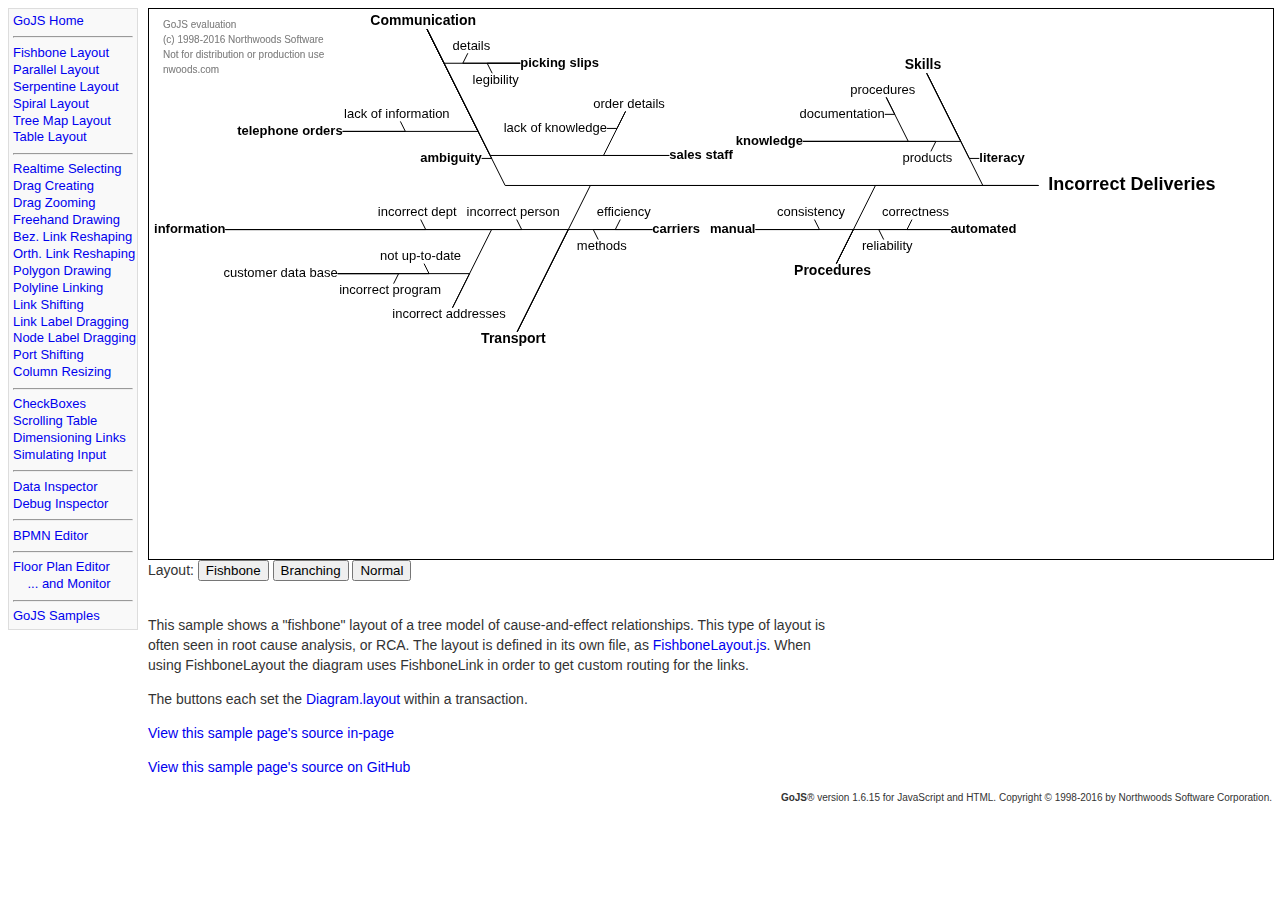
<file: site/extensions/index.html>
<!DOCTYPE html>
<html>
<head>
  <title>GoJS&reg; Samples of Diagramming for HTML5/Canvas by Northwoods Software&reg;</title>
  <!-- Copyright 1998-2016 by Northwoods Software Corporation. -->
  <script>
    window.location = "Fishbone.html"
  </script>
</head>
<body>
You should be redirected to the Fishbone Layout sample. If not, please <a href="Fishbone.html">click here.</a>
</body>
</html>
</file>
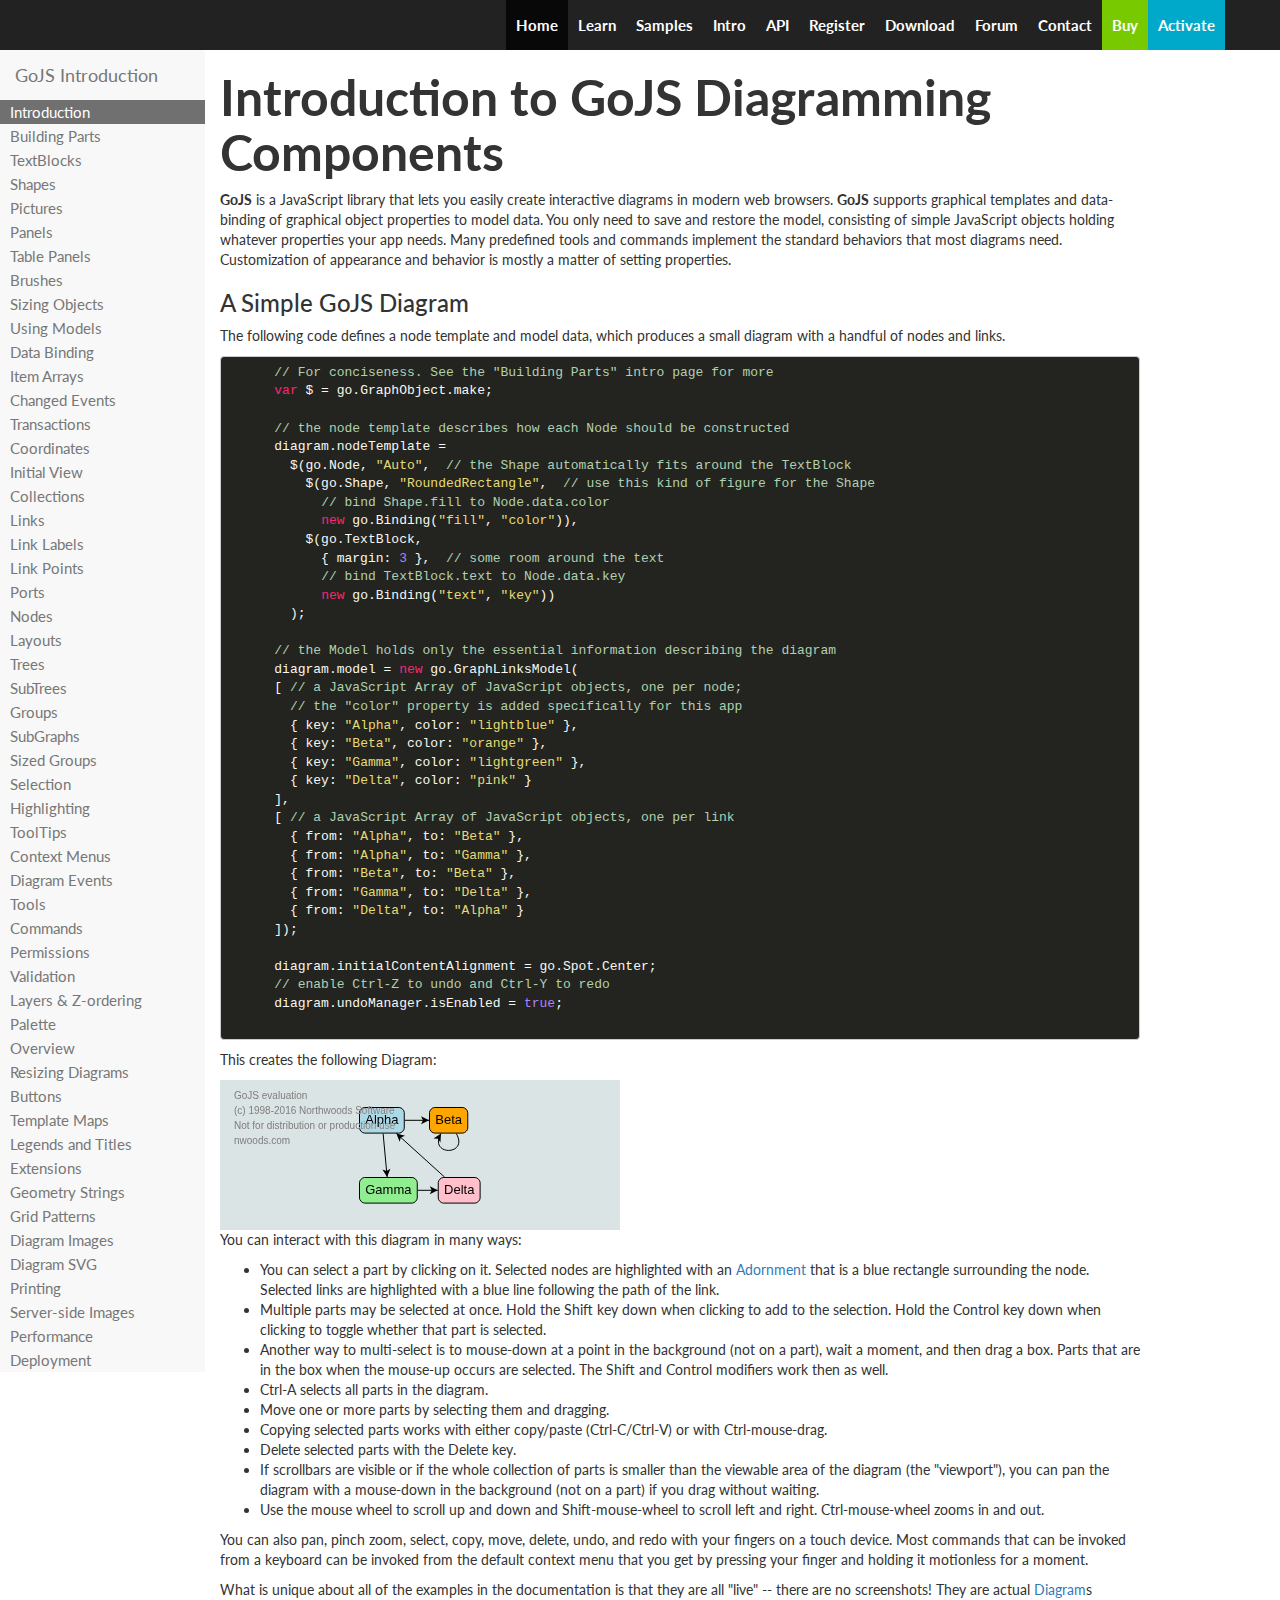
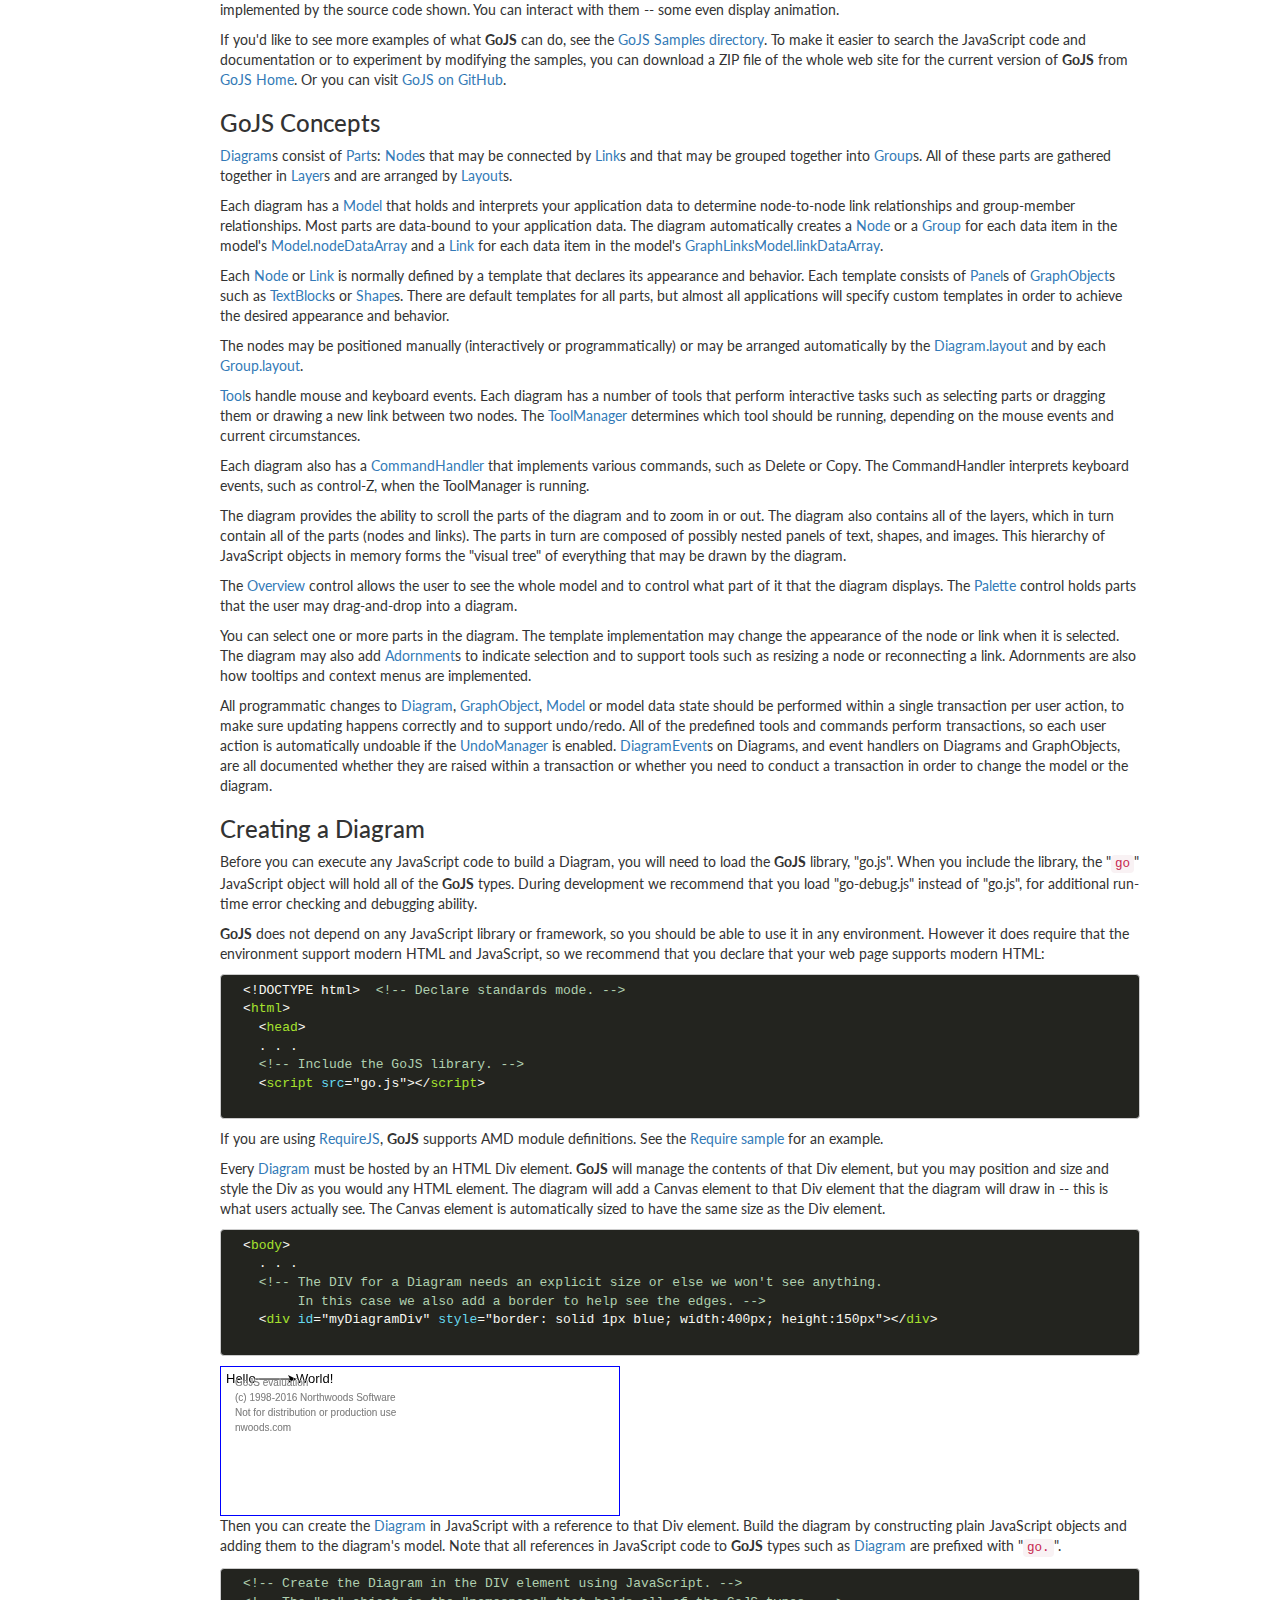
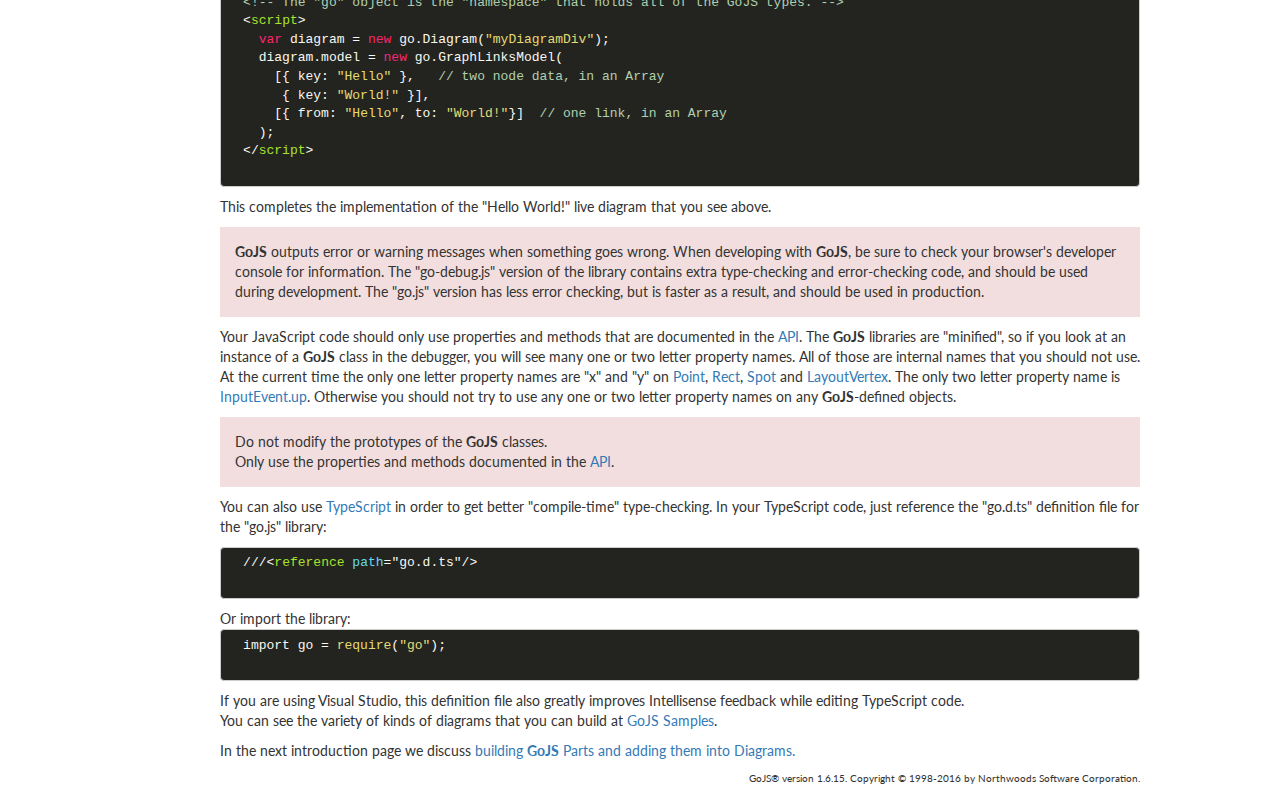
<file: site/intro/index.html>
<!DOCTYPE html>
<html>
<head>
  <meta name="viewport" content="width=device-width, initial-scale=1">
  <title>GoJS Introduction -- Northwoods Software</title>
  <!-- Copyright 1998-2016 by Northwoods Software Corporation. -->
  <script src="go.js"></script>
  <script src="goIntro.js"></script>

</head>
<body onload="goIntro()">
  <div id="container" class="container-fluid">
<div id="content">

  <h1>Introduction to GoJS Diagramming Components</h1>

  <p>
  <b>GoJS</b> is a JavaScript library that lets you easily create interactive diagrams in modern web browsers.
  <b>GoJS</b> supports graphical templates and data-binding of graphical object properties to model data.
  You only need to save and restore the model, consisting of simple JavaScript objects holding
  whatever properties your app needs.
  Many predefined tools and commands implement the standard behaviors that most diagrams need.
  Customization of appearance and behavior is mostly a matter of setting properties.
  </p>

  <h3>A Simple GoJS Diagram</h3>
  <p>
  The following code defines a node template and model data, which produces a small diagram with a handful of nodes and links.
  </p>

  <pre data-language="javascript" id="minimal">
      // For conciseness. See the "Building Parts" intro page for more
      var $ = go.GraphObject.make;

      // the node template describes how each Node should be constructed
      diagram.nodeTemplate =
        $(go.Node, "Auto",  // the Shape automatically fits around the TextBlock
          $(go.Shape, "RoundedRectangle",  // use this kind of figure for the Shape
            // bind Shape.fill to Node.data.color
            new go.Binding("fill", "color")),
          $(go.TextBlock,
            { margin: 3 },  // some room around the text
            // bind TextBlock.text to Node.data.key
            new go.Binding("text", "key"))
        );

      // the Model holds only the essential information describing the diagram
      diagram.model = new go.GraphLinksModel(
      [ // a JavaScript Array of JavaScript objects, one per node;
        // the "color" property is added specifically for this app
        { key: "Alpha", color: "lightblue" },
        { key: "Beta", color: "orange" },
        { key: "Gamma", color: "lightgreen" },
        { key: "Delta", color: "pink" }
      ],
      [ // a JavaScript Array of JavaScript objects, one per link
        { from: "Alpha", to: "Beta" },
        { from: "Alpha", to: "Gamma" },
        { from: "Beta", to: "Beta" },
        { from: "Gamma", to: "Delta" },
        { from: "Delta", to: "Alpha" }
      ]);

      diagram.initialContentAlignment = go.Spot.Center;
      // enable Ctrl-Z to undo and Ctrl-Y to redo
      diagram.undoManager.isEnabled = true;
  </pre>
  <p>This creates the following Diagram:</p>
  <script>goCode("minimal", 400, 150)</script>
  <p>
  You can interact with this diagram in many ways:
  <ul>
    <li>You can select a part by clicking on it.
        Selected nodes are highlighted with an <a>Adornment</a> that is a blue rectangle surrounding the node.
        Selected links are highlighted with a blue line following the path of the link.</li>
    <li>Multiple parts may be selected at once.
        Hold the Shift key down when clicking to add to the selection.
        Hold the Control key down when clicking to toggle whether that part is selected.</li>
    <li>Another way to multi-select is to mouse-down at a point in the background (not on a part), wait a moment, and then drag a box.
        Parts that are in the box when the mouse-up occurs are selected.
        The Shift and Control modifiers work then as well.</li>
    <li>Ctrl-A selects all parts in the diagram.</li>
    <li>Move one or more parts by selecting them and dragging.</li>
    <li>Copying selected parts works with either copy/paste (Ctrl-C/Ctrl-V) or with Ctrl-mouse-drag.</li>
    <li>Delete selected parts with the Delete key.</li>
    <li>If scrollbars are visible or if the whole collection of parts is smaller than the viewable area of the diagram (the "viewport"),
        you can pan the diagram with a mouse-down in the background (not on a part) if you drag without waiting.</li>
    <li>Use the mouse wheel to scroll up and down and Shift-mouse-wheel to scroll left and right.
        Ctrl-mouse-wheel zooms in and out.</li>
  </ul>
  </p>
  <p>
  You can also pan, pinch zoom, select, copy, move, delete, undo, and redo with your fingers on a touch device.
  Most commands that can be invoked from a keyboard can be invoked from the default context menu that you get by pressing your finger and holding it motionless for a moment.
  </p>

  <p>
  What is unique about all of the examples in the documentation is that they are all "live" -- there are no screenshots!
  They are actual <a>Diagram</a>s implemented by the source code shown.
  You can interact with them -- some even display animation.
  </p>

  <p>
  If you'd like to see more examples of what <b>GoJS</b> can do, see the <a href="../samples/index.html" target="samples">GoJS Samples directory</a>.
  To make it easier to search the JavaScript code and documentation or to experiment by modifying the samples, you can download a ZIP file of the
  whole web site for the current version of <b>GoJS</b> from <a href="../index.html">GoJS Home</a>.
  Or you can visit <a href="https://github.com/NorthwoodsSoftware/GoJS">GoJS on GitHub</a>.
  </p>

  <h3>GoJS Concepts</h3>
  <p>
  <a>Diagram</a>s consist of <a>Part</a>s: <a>Node</a>s that may be connected by <a>Link</a>s and that may be grouped together into <a>Group</a>s.
  All of these parts are gathered together in <a>Layer</a>s and are arranged by <a>Layout</a>s.
  </p>

  <p>
  Each diagram has a <a>Model</a> that holds and interprets your application data to determine node-to-node link relationships and
  group-member relationships.
  Most parts are data-bound to your application data.
  The diagram automatically creates a <a>Node</a> or a <a>Group</a> for each data item in the model's <a>Model.nodeDataArray</a>
  and a <a>Link</a> for each data item in the model's <a>GraphLinksModel.linkDataArray</a>.
  </p>

  <p>
  Each <a>Node</a> or <a>Link</a> is normally defined by a template that declares its appearance and behavior.
  Each template consists of <a>Panel</a>s of <a>GraphObject</a>s such as <a>TextBlock</a>s or <a>Shape</a>s.
  There are default templates for all parts, but almost all applications will specify custom templates
  in order to achieve the desired appearance and behavior.
  </p>

  <p>
  The nodes may be positioned manually (interactively or programmatically) or may be arranged automatically by the
  <a>Diagram.layout</a> and by each <a>Group.layout</a>.
  </p>

  <p>
  <a>Tool</a>s handle mouse and keyboard events. Each diagram has a number of tools that perform interactive tasks such as
  selecting parts or dragging them or drawing a new link between two nodes. The <a>ToolManager</a> determines
  which tool should be running, depending on the mouse events and current circumstances.
  </p>

  <p>
  Each diagram also has a <a>CommandHandler</a> that implements various commands, such as Delete or Copy.
  The CommandHandler interprets keyboard events, such as control-Z, when the ToolManager is running.
  </p>

  <p>
  The diagram provides the ability to scroll the parts of the diagram and to zoom in or out.
  The diagram also contains all of the layers, which in turn contain all of the parts (nodes and links).
  The parts in turn are composed of possibly nested panels of text, shapes, and images.
  This hierarchy of JavaScript objects in memory forms the "visual tree" of everything that may be drawn by the diagram.
  </p>

  <p>
  The <a>Overview</a> control allows the user to see the whole model and to control what part of it that the diagram displays.
  The <a>Palette</a> control holds parts that the user may drag-and-drop into a diagram.
  </p>

  <p>
  You can select one or more parts in the diagram. The template implementation may change the appearance
  of the node or link when it is selected. The diagram may also add <a>Adornment</a>s to indicate selection and to
  support tools such as resizing a node or reconnecting a link.
  Adornments are also how tooltips and context menus are implemented.
  </p>

  <p>
  All programmatic changes to <a>Diagram</a>, <a>GraphObject</a>, <a>Model</a> or model data state should be performed
  within a single transaction per user action, to make sure updating happens correctly and to support undo/redo.
  All of the predefined tools and commands perform transactions, so each user action is automatically undoable
  if the <a>UndoManager</a> is enabled.
  <a>DiagramEvent</a>s on Diagrams, and event handlers on Diagrams and GraphObjects,
  are all documented whether they are raised within a transaction or whether you need to conduct a transaction in order
  to change the model or the diagram.
  </p>


  <h3>Creating a Diagram</h3>
  <p>
  Before you can execute any JavaScript code to build a Diagram, you will need to load the <b>GoJS</b> library, "go.js".
  When you include the library, the "<code>go</code>" JavaScript object will hold all of the <b>GoJS</b> types.
  During development we recommend that you load "go-debug.js" instead of "go.js", for additional run-time error checking and debugging ability.
  </p>
  <p>
  <b>GoJS</b> does not depend on any JavaScript library or framework, so you should be able to use it in any environment.
  However it does require that the environment support modern HTML and JavaScript, so we recommend that you
  declare that your web page supports modern HTML:
  </p>
  <pre>
  &lt;!DOCTYPE html&gt;  &lt;!-- Declare standards mode. --&gt;
  &lt;html&gt;
    &lt;head&gt;
    . . .
    &lt;!-- Include the GoJS library. --&gt;
    &lt;script src="go.js"&gt;&lt;/script&gt;
  </pre>
  <p>
  If you are using <a href="http://requirejs.org" target="_blank">RequireJS</a>, <b>GoJS</b> supports AMD module definitions.
  See the <a href="../samples/require.html" target="samples">Require sample</a> for an example.
  </p>

  <p>
  Every <a>Diagram</a> must be hosted by an HTML Div element.
  <b>GoJS</b> will manage the contents of that Div element, but you may position and size and style the Div as you would any HTML element.
  The diagram will add a Canvas element to that Div element that the diagram will draw in -- this is what users actually see.
  The Canvas element is automatically sized to have the same size as the Div element.
  </p>

  <pre>
  &lt;body&gt;
    . . .
    &lt;!-- The DIV for a Diagram needs an explicit size or else we won't see anything.
         In this case we also add a border to help see the edges. --&gt;
    &lt;div id="myDiagramDiv" style="border: solid 1px blue; width:400px; height:150px"&gt;&lt;/div&gt;
  </pre>
  <div id="myDiagramDiv" style="border: solid 1px blue; width:400px; height:150px"></div>

  <p>
  Then you can create the <a>Diagram</a> in JavaScript with a reference to that Div element.
  Build the diagram by constructing plain JavaScript objects and adding them to the diagram's model.
  Note that all references in JavaScript code to <b>GoJS</b> types such as <a>Diagram</a> are prefixed with "<code>go.</code>".
  </p>
  <pre>
  &lt;!-- Create the Diagram in the DIV element using JavaScript. --&gt;
  &lt;!-- The "go" object is the "namespace" that holds all of the GoJS types. --&gt;
  &lt;script&gt;
    var diagram = new go.Diagram("myDiagramDiv");
    diagram.model = new go.GraphLinksModel(
      [{ key: "Hello" },   // two node data, in an Array
       { key: "World!" }],
      [{ from: "Hello", to: "World!"}]  // one link, in an Array
    );
  &lt;/script&gt;
  </pre>
  <!-- Create the Diagram using JavaScript. -->
  <!-- The "go" object is the "namespace" that holds all of the GoJS types. -->
  <script>
    var diagram = new go.Diagram("myDiagramDiv");
    diagram.model = new go.GraphLinksModel(
      [{ key: "Hello" },
       { key: "World!" }],
      [{ from: "Hello", to: "World!"}]
    );
  </script>

  <p>
  This completes the implementation of the "Hello World!" live diagram that you see above.
  </p>

  <p class="box bg-danger">
  <b>GoJS</b> outputs error or warning messages when something goes wrong.
  When developing with <b>GoJS</b>, be sure to check your browser's developer console for information.
  The "go-debug.js" version of the library contains extra type-checking and error-checking code, and should be used during development.
  The "go.js" version has less error checking, but is faster as a result, and should be used in production.
  </p>

  <p>
  Your JavaScript code should only use properties and methods that are documented in the <a href="../api/index.html">API</a>.
  The <b>GoJS</b> libraries are "minified", so if you look at an instance of a <b>GoJS</b> class in the debugger,
  you will see many one or two letter property names.  All of those are internal names that you should not use.
  At the current time the only one letter property names are "x" and "y" on <a>Point</a>, <a>Rect</a>, <a>Spot</a> and <a>LayoutVertex</a>.
  The only two letter property name is <a>InputEvent.up</a>.
  Otherwise you should not try to use any one or two letter property names on any <b>GoJS</b>-defined objects.
  </p>

  <p class="box bg-danger">
  Do not modify the prototypes of the <b>GoJS</b> classes.<br />
  Only use the properties and methods documented in the <a href="../api/index.html">API</a>.
  </p>

  <p>
  You can also use <a href="http://www.typescriptlang.org/">TypeScript</a> in order to get better "compile-time" type-checking.
  In your TypeScript code, just reference the "go.d.ts" definition file for the "go.js" library:
  <pre>
  ///&lt;reference path="go.d.ts"/&gt;
  </pre>
  Or import the library:
  <pre>
  import go = require("go");
  </pre>
  If you are using Visual Studio, this definition file also greatly improves Intellisense feedback while editing TypeScript code.

  <p>
  You can see the variety of kinds of diagrams that you can build at <a href="../samples/index.html" target="samples">GoJS Samples</a>.
  </p>
  <p>
  In the next introduction page we discuss <a href="buildingObjects.html">building <b>GoJS</b> Parts and adding them into Diagrams.</a>
  </p>
</div>
</div>
</body>
</html>
</file>
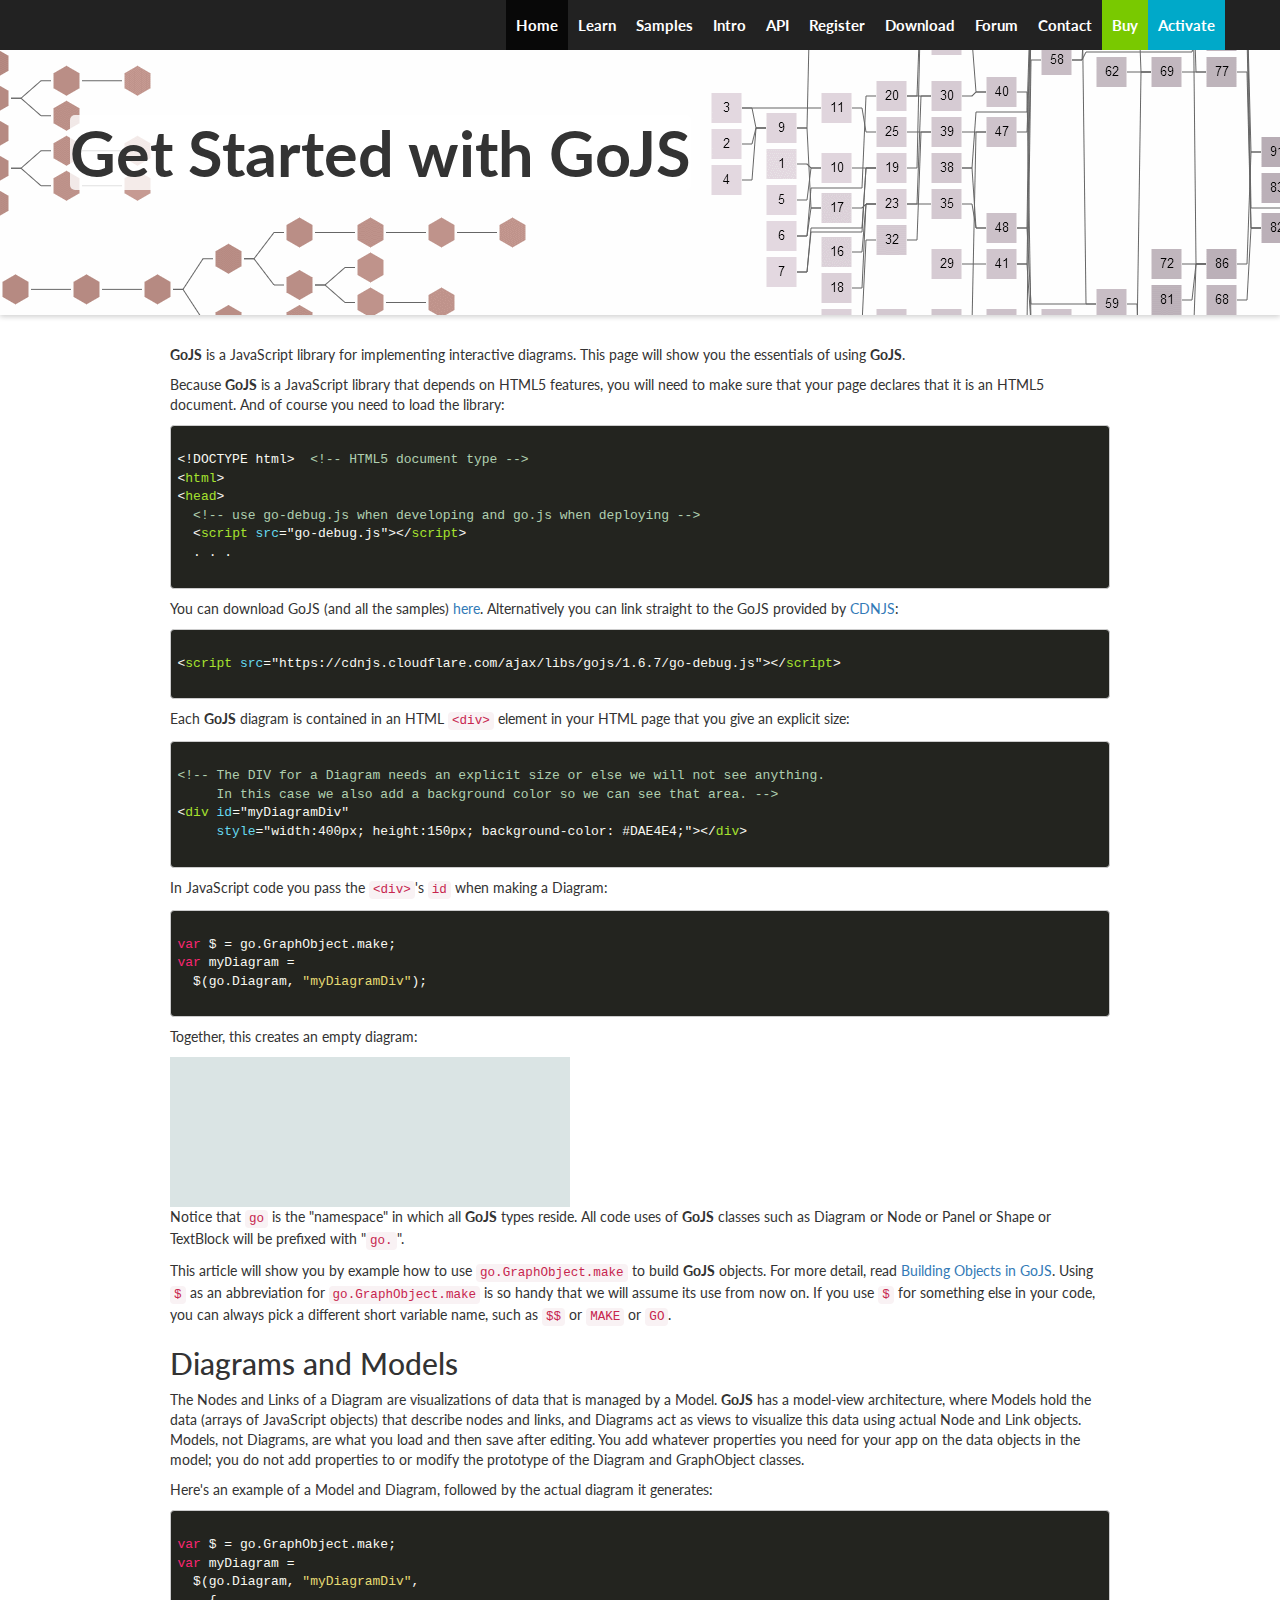
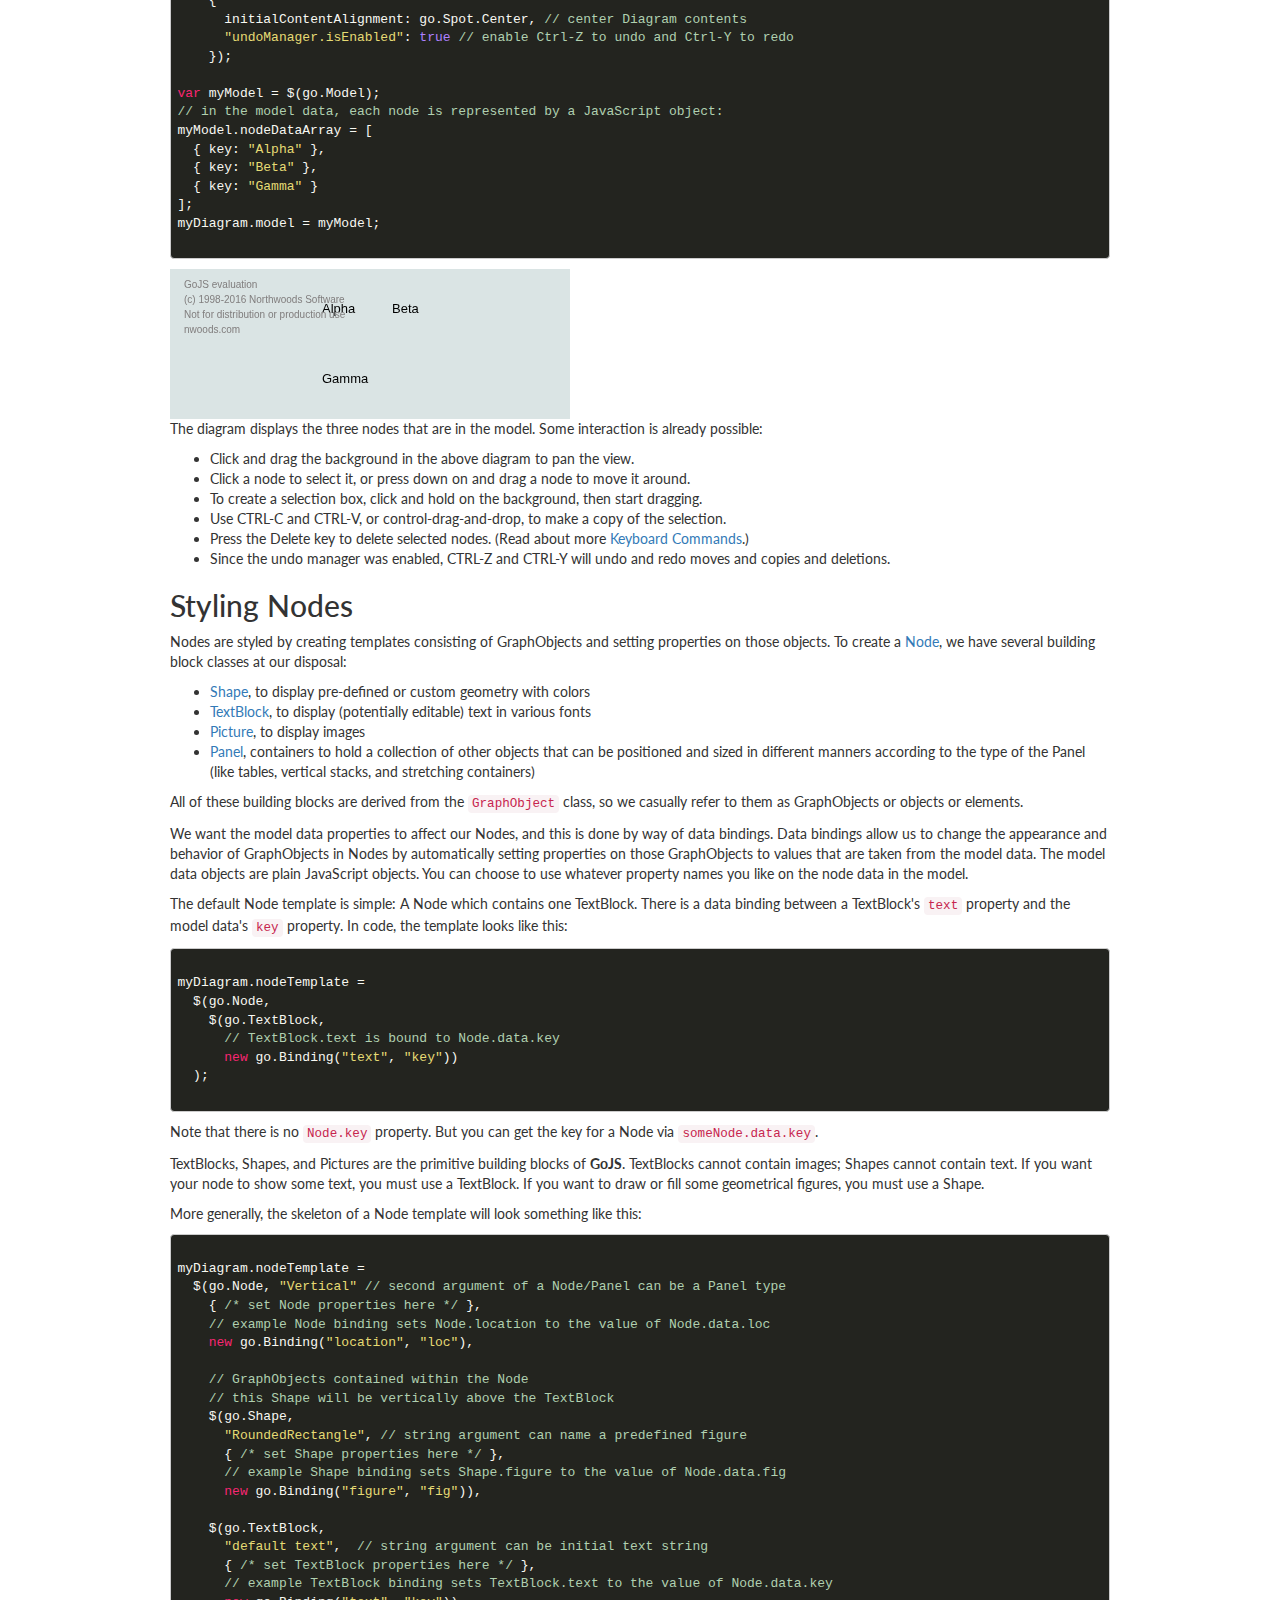
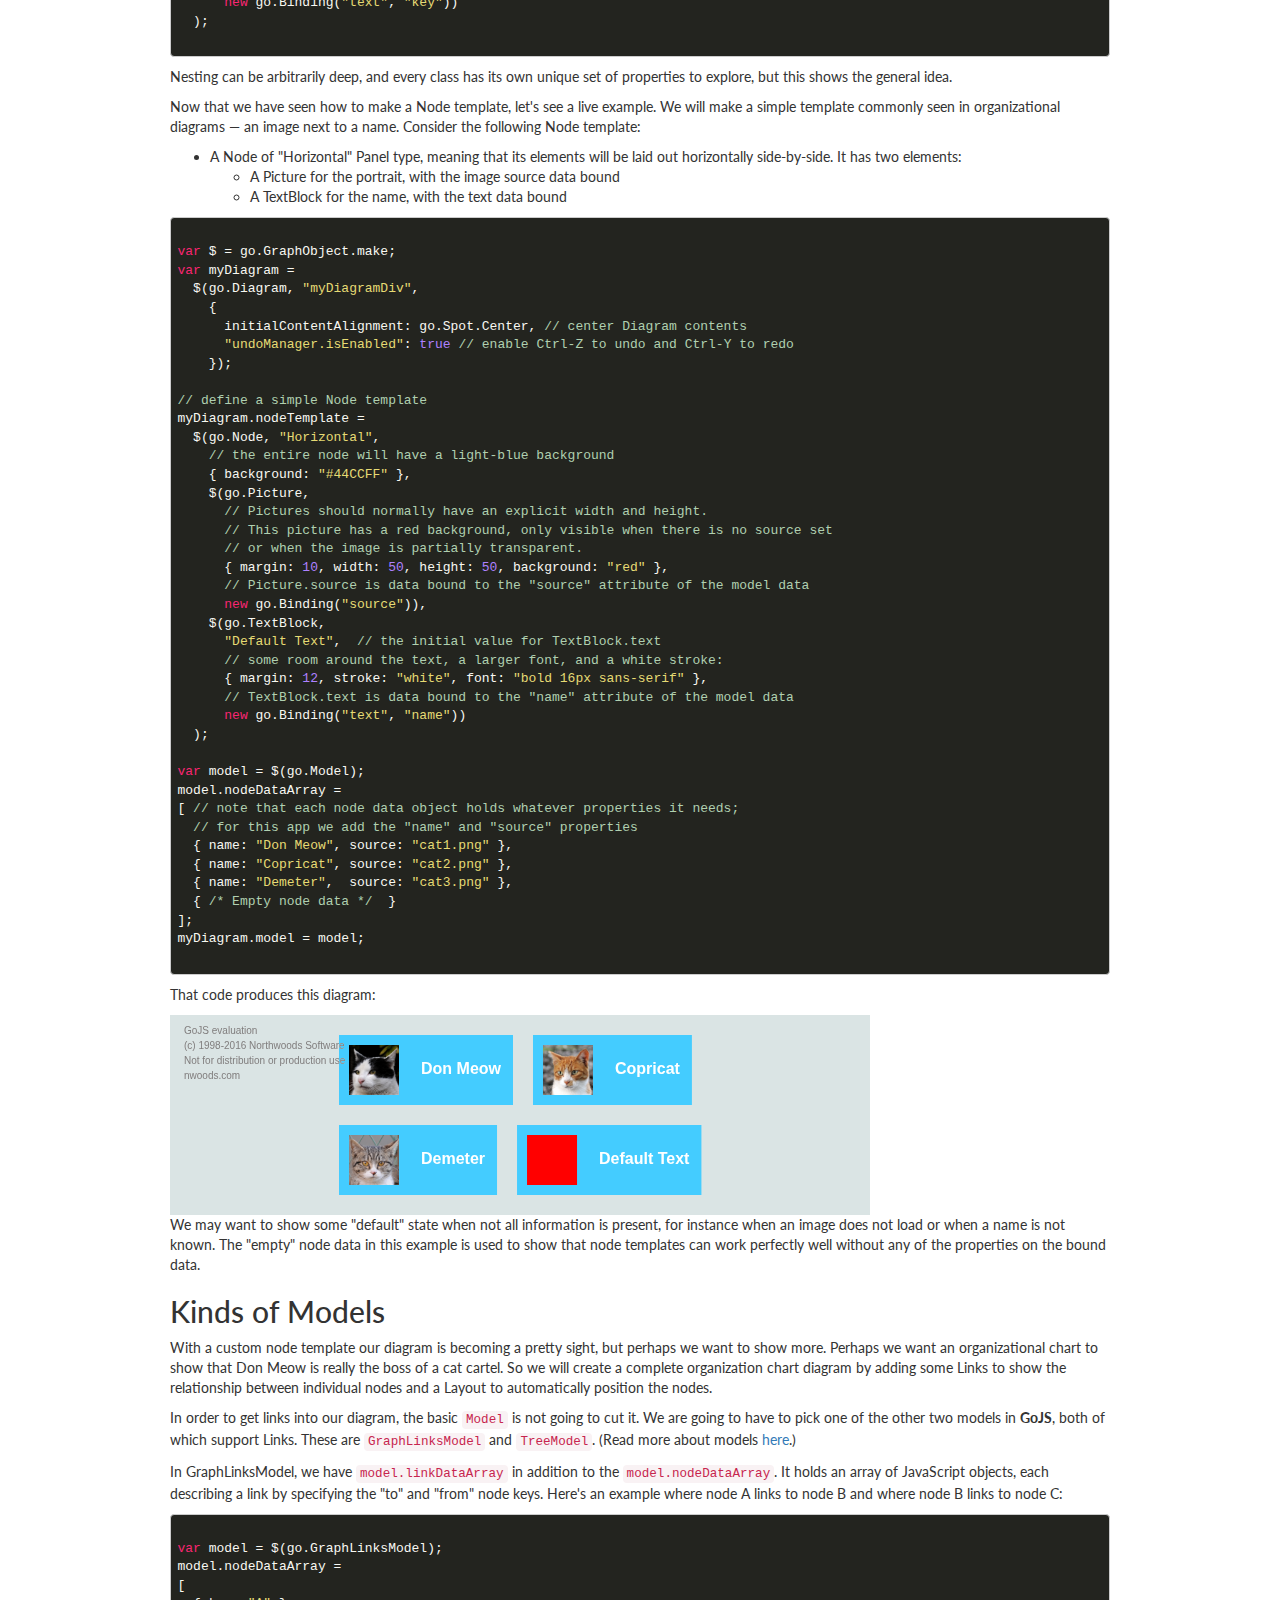
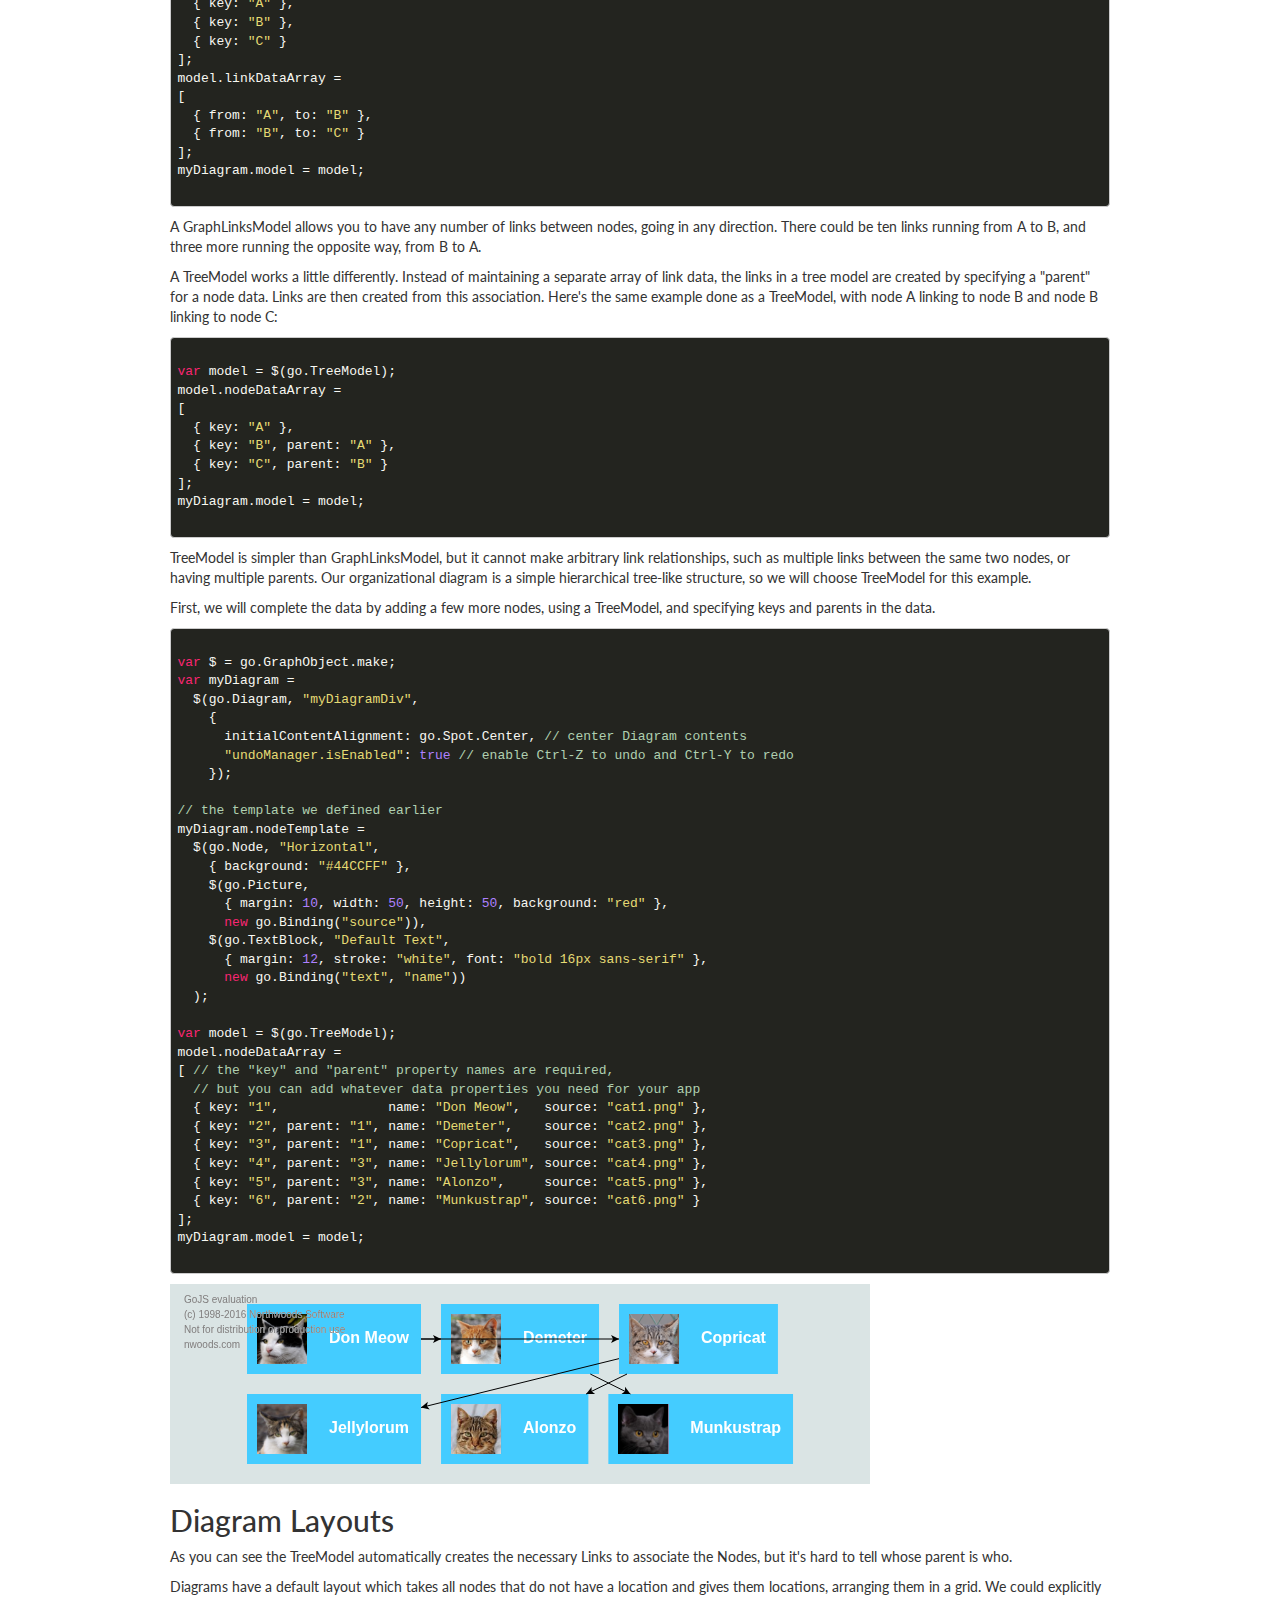
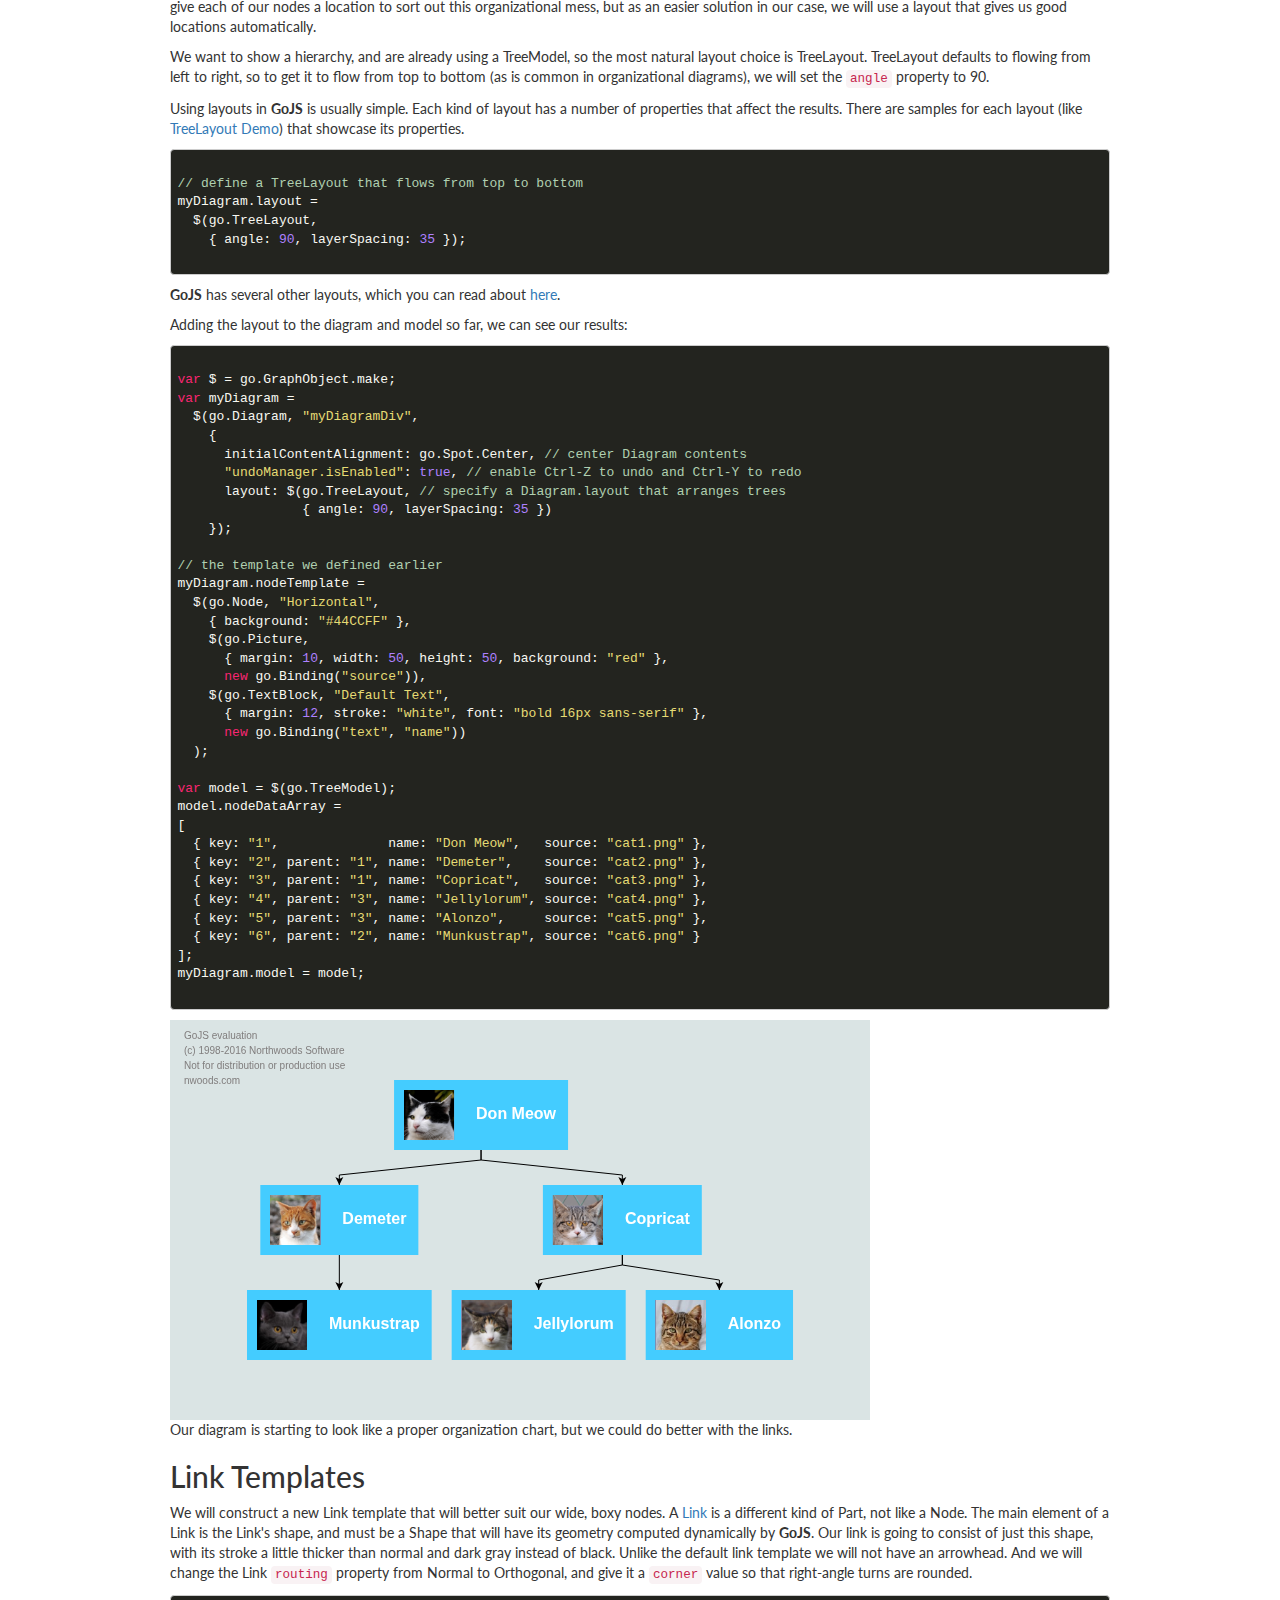
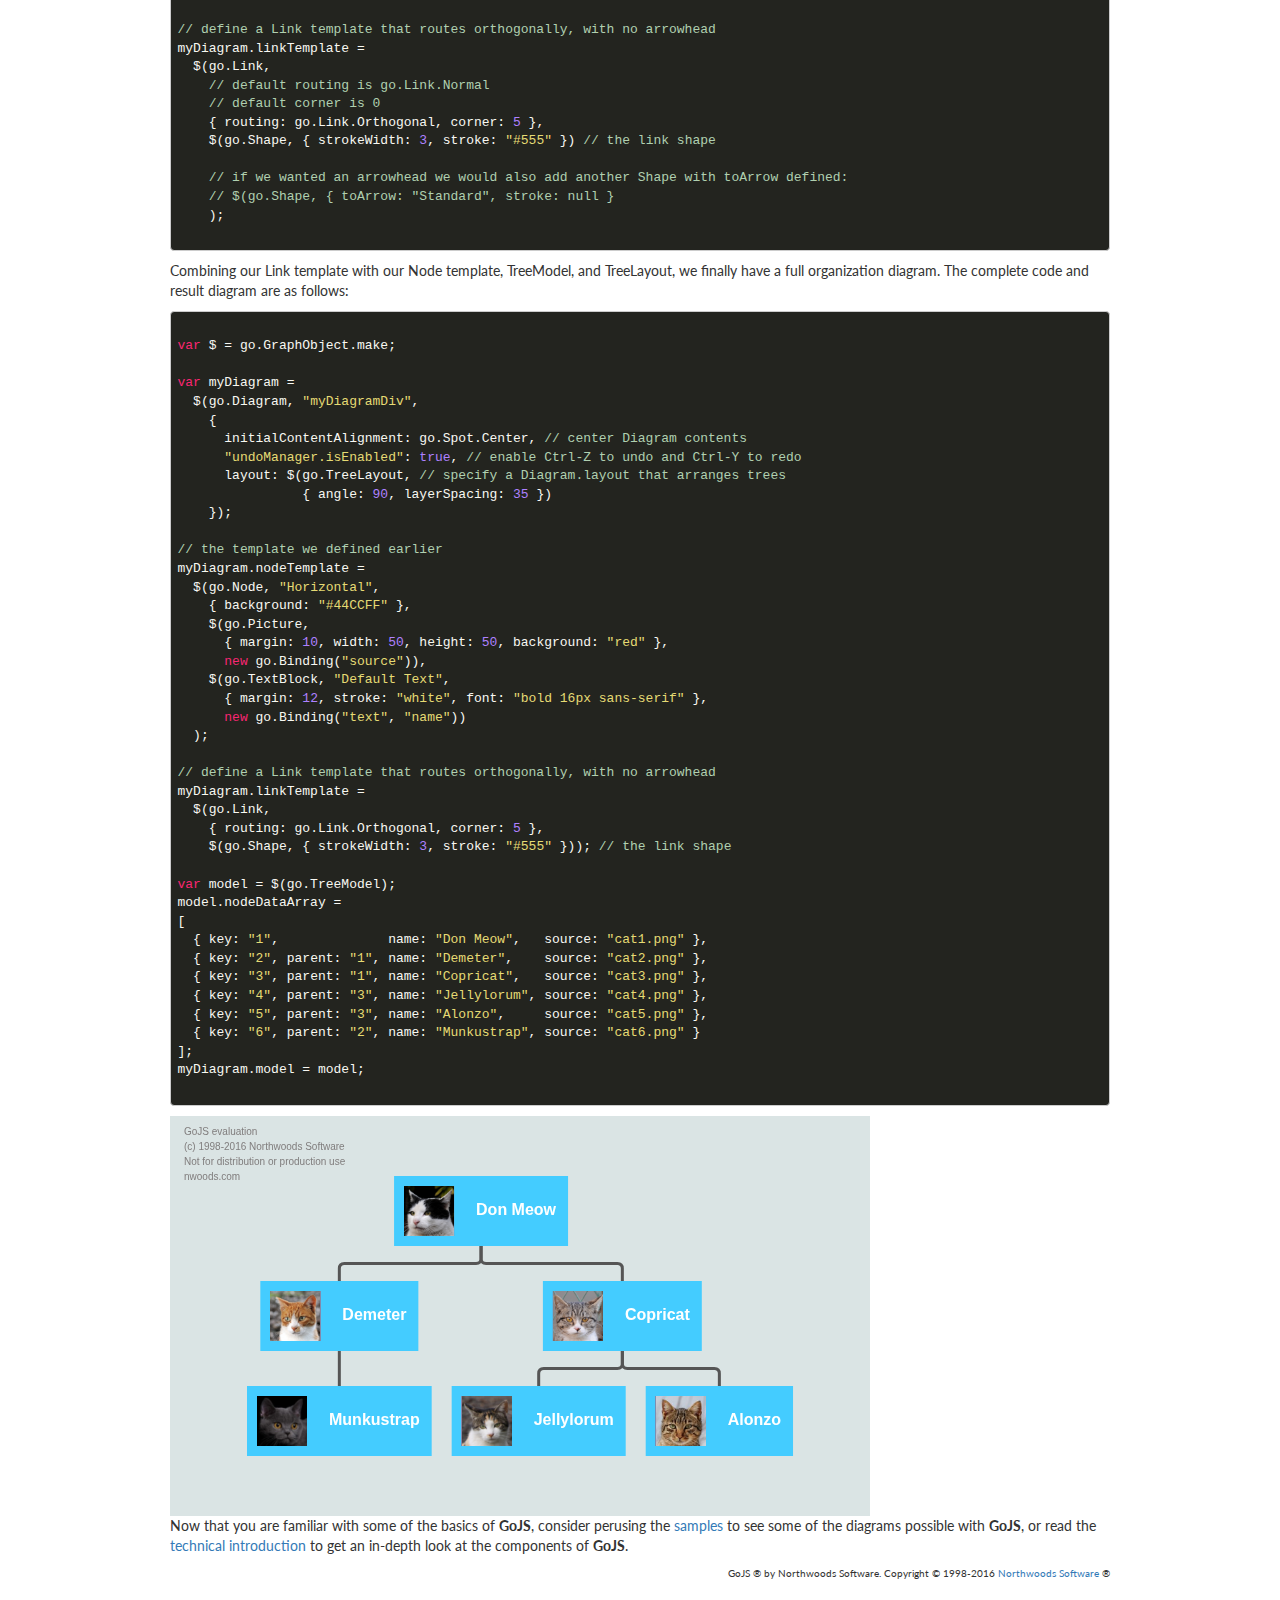
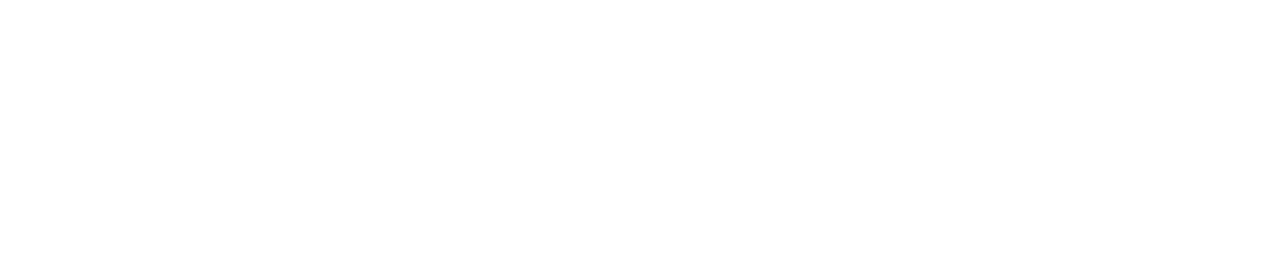
<file: site/learn/index.html>
<!doctype html>
<html>
<head>
  <meta charset="utf-8">
  <meta name="viewport" content="width=device-width, initial-scale=1">
  <meta name="description" content="Tutorial for getting started with GoJS." />
  <title>Get Started with GoJS</title>
  <!-- Copyright 1998-2016 by Northwoods Software Corporation. -->
  <link href="../assets/css/bootstrap.min.css" rel="stylesheet" >
  <!-- custom CSS after bootstrap -->
  <link href="../assets/css/main.css" rel="stylesheet" type="text/css"/>
  <link href="../assets/css/highlight.css" rel="stylesheet" type="text/css" media="all" />
  <script src="../assets/js/highlight.js"></script>

  <script src="go.js"></script>

<script>
  (function(i,s,o,g,r,a,m){i['GoogleAnalyticsObject']=r;i[r]=i[r]||function(){
  (i[r].q=i[r].q||[]).push(arguments)},i[r].l=1*new Date();a=s.createElement(o),
  m=s.getElementsByTagName(o)[0];a.async=1;a.src=g;m.parentNode.insertBefore(a,m)
  })(window,document,'script','https://www.google-analytics.com/analytics.js','ga');

  ga('create', 'UA-1506307-5', 'auto');
  ga('send', 'pageview');

</script>
</head>

<body>
    <!-- non-fixed navbar -->
    <nav id="api-nav" class="navbar navbar-inverse navbar-top">
      <div class="container">
        <div class="navbar-header" data-toggle="collapse" data-target="#navbar">
          <button type="button" class="navbar-toggle collapsed" data-toggle="collapse" data-target="#navbar"
                  aria-expanded="false" aria-controls="navbar">
            <span class="sr-only">Toggle navigation</span>
            <span class="icon-bar"></span>
            <span class="icon-bar"></span>
            <span class="icon-bar"></span>
          </button>
          <!--<a class="navbar-brand" href="#">GoJS</a>-->
        </div>
        <div id="navbar" class="navbar-collapse collapse">
          <ul class="nav navbar-nav navbar-right">
            <li class="active"><a href="../index.html">Home</a></li>
            <li><a href="../learn/index.html">Learn</a></li>
            <li><a href="../samples/index.html">Samples</a></li>
            <li><a href="../intro/index.html">Intro</a></li>
            <li><a href="../api/index.html">API</a></li>
            <li><a href="https://www.nwoods.com/components/evalform.htm">Register</a></li>
            <li><a href="../doc/download.html">Download</a></li>
            <li><a href="https://forum.nwoods.com/c/gojs">Forum</a></li>
            <li><a href="https://www.nwoods.com/support/query.htm">Contact</a></li>
            <li class="buy"><a href="https://www.nwoods.com/sales/ordering.htm">Buy</a></li>
            <li class="activate"><a href="https://www.nwoods.com/app/activate.aspx?sku=gojs">Activate</a></li>
          </ul>
        </div><!--/.nav-collapse -->
      </div>
    </nav>


    <div id="bannertop" class="jumbotron banner">
      <div class="container">
        <h1><span>Get Started with GoJS</span></h1>
      </div>
    </div>

    <div class="container-fluid learn-container">
    <div class="row">
    <p>
      <b>GoJS</b> is a JavaScript library for implementing interactive diagrams.
      This page will show you the essentials of using <b>GoJS</b>.
    </p>

    <p>
      Because <b>GoJS</b> is a JavaScript library that depends on HTML5 features,
      you will need to make sure that your page declares that it is an HTML5 document.
      And of course you need to load the library:
    </p>

    <pre><code>
&lt;!DOCTYPE html&gt;  &lt;!-- HTML5 document type --&gt;
&lt;html&gt;
&lt;head&gt;
  &lt;!-- use go-debug.js when developing and go.js when deploying --&gt;
  &lt;script src="go-debug.js"&gt;&lt;/script&gt;
  . . .
    </code></pre>

    <p>You can download GoJS (and all the samples) <a target="_blank" href="../doc/download.html">here</a>. Alternatively you can link straight to the GoJS provided by <a target="_blank" href="https://cdnjs.com/libraries/gojs">CDNJS</a>:

    <pre><code>
&lt;script src="https://cdnjs.cloudflare.com/ajax/libs/gojs/1.6.7/go-debug.js"&gt;&lt;/script&gt;
    </code></pre>

    <p>
      Each <b>GoJS</b> diagram is contained in an HTML <code>&lt;div&gt;</code> element in your
      HTML page that you give an explicit size:
    </p>

    <pre><code>
&lt;!-- The DIV for a Diagram needs an explicit size or else we will not see anything.
     In this case we also add a background color so we can see that area. --&gt;
&lt;div id="myDiagramDiv"
     style="width:400px; height:150px; background-color: #DAE4E4;"&gt;&lt;/div&gt;
    </code></pre>

    <p>
      In JavaScript code you pass the <code>&lt;div&gt;</code>'s <code>id</code> when making a Diagram:
    </p>

    <pre><code>
var $ = go.GraphObject.make;
var myDiagram =
  $(go.Diagram, "myDiagramDiv");
    </code></pre>

    <p>
      Together, this creates an empty diagram:
    </p>

    <!-- LIVE -->
    <div id="myDiagramDiv" class="diagramStyling" style="width:400px; height:150px"></div>
    <script>
    var $ = go.GraphObject.make;
    var myDiagram = $(go.Diagram, "myDiagramDiv");
    </script>

    <p>
      Notice that <code>go</code> is the "namespace" in which all <b>GoJS</b> types reside.
      All code uses of <b>GoJS</b> classes such as Diagram or Node or Panel or Shape or TextBlock
      will be prefixed with "<code>go.</code>".
    </p>
    <p>
      This article will show you by example how to use <code>go.GraphObject.make</code> to build <b>GoJS</b> objects.
      For more detail, read <a href="../intro/buildingObjects.html">Building Objects in GoJS</a>.
      Using <code>$</code> as an abbreviation for <code>go.GraphObject.make</code>
      is so handy that we will assume its use from now on.
      If you use <code>$</code> for something else in your code, you can always pick a different short variable name,
      such as <code>$$</code> or <code>MAKE</code> or <code>GO</code>.
    </p>

    <h2>Diagrams and Models</h2>

    <p>
      The Nodes and Links of a Diagram are visualizations of data that is managed by a Model.
      <b>GoJS</b> has a model-view architecture,
      where Models hold the data (arrays of JavaScript objects) that describe nodes and links,
      and Diagrams act as views to visualize this data using actual Node and Link objects.
      Models, not Diagrams, are what you load and then save after editing.
      You add whatever properties you need for your app on the data objects in the model;
      you do not add properties to or modify the prototype of the Diagram and GraphObject classes.
    </p>

    <p>
      Here's an example of a Model and Diagram, followed by the actual diagram it generates:
    </p>

    <pre><code>
var $ = go.GraphObject.make;
var myDiagram =
  $(go.Diagram, "myDiagramDiv",
    {
      initialContentAlignment: go.Spot.Center, // center Diagram contents
      "undoManager.isEnabled": true // enable Ctrl-Z to undo and Ctrl-Y to redo
    });

var myModel = $(go.Model);
// in the model data, each node is represented by a JavaScript object:
myModel.nodeDataArray = [
  { key: "Alpha" },
  { key: "Beta" },
  { key: "Gamma" }
];
myDiagram.model = myModel;
    </code></pre>

    <!-- LIVE -->
    <div id="myDiagramDiv2" class="diagramStyling" style="width:400px; height:150px"></div>
    <script>
    var $ = go.GraphObject.make;
    var myDiagram =
      $(go.Diagram, "myDiagramDiv2",
        {
          initialContentAlignment: go.Spot.Center, // center Diagram contents
          "undoManager.isEnabled": true // enable Ctrl-Z to undo and Ctrl-Y to redo
        });

    var myModel = $(go.Model);
    // in the model data, each node is represented by a JavaScript object:
    myModel.nodeDataArray = [
      { key: "Alpha" },
      { key: "Beta" },
      { key: "Gamma" }
    ];
    myDiagram.model = myModel;
    </script>

    <p>
      The diagram displays the three nodes that are in the model. Some interaction is already possible:
    </p>
    <ul>
      <li>Click and drag the background in the above diagram to pan the view.</li>
      <li>Click a node to select it, or press down on and drag a node to move it around.</li>
      <li>To create a selection box, click and hold on the background, then start dragging.</li>
      <li>Use CTRL-C and CTRL-V, or control-drag-and-drop, to make a copy of the selection.</li>
      <li>Press the Delete key to delete selected nodes.
          (Read about more <a href="../intro/commands.html">Keyboard Commands</a>.)</li>
      <li>Since the undo manager was enabled, CTRL-Z and CTRL-Y will undo and redo moves and copies and deletions.</li>
    </ul>

    <h2>Styling Nodes</h2>

    <p>
      Nodes are styled by creating templates consisting of GraphObjects and setting properties on those objects.
      To create a <a href="../intro/nodes.html">Node</a>, we have several building block classes at our disposal:
    </p>
    <ul>
      <li><a href="../intro/shapes.html">Shape</a>, to display pre-defined or custom geometry with colors</li>
      <li><a href="../intro/textblocks.html">TextBlock</a>, to display (potentially editable) text in various fonts</li>
      <li><a href="../intro/pictures.html">Picture</a>, to display images</li>
      <li><a href="../intro/panels.html">Panel</a>, containers to hold a collection of other objects that
      can be positioned and sized in different manners according to the type of the Panel (like tables,
      vertical stacks, and stretching containers)</li>
    </ul>

    <p>
      All of these building blocks are derived from the <code>GraphObject</code> class,
      so we casually refer to them as GraphObjects or objects or elements.
    </p>

    <p>
      We want the model data properties to affect our Nodes, and this is done by way of data bindings.
      Data bindings allow us to change the appearance and behavior of GraphObjects in Nodes by automatically setting
      properties on those GraphObjects to values that are taken from the model data.
      The model data objects are plain JavaScript objects.
      You can choose to use whatever property names you like on the node data in the model.
    </p>

    <p>
      The default Node template is simple: A Node which contains one TextBlock.
      There is a data binding between a TextBlock's <code>text</code> property and
      the model data's <code>key</code> property.
      In code, the template looks like this:
    </p>

    <pre><code>
myDiagram.nodeTemplate =
  $(go.Node,
    $(go.TextBlock,
      // TextBlock.text is bound to Node.data.key
      new go.Binding("text", "key"))
  );
    </code></pre>
    <p>
      Note that there is no <code>Node.key</code> property.
      But you can get the key for a Node via <code>someNode.data.key</code>.
    </p>
    <p>
      TextBlocks, Shapes, and Pictures are the primitive building blocks of <b>GoJS</b>.
      TextBlocks cannot contain images; Shapes cannot contain text.
      If you want your node to show some text, you must use a TextBlock.
      If you want to draw or fill some geometrical figures, you must use a Shape.
    </p>
    <p>
      More generally, the skeleton of a Node template will look something like this:
    </p>

    <pre><code>
myDiagram.nodeTemplate =
  $(go.Node, "Vertical" // second argument of a Node/Panel can be a Panel type
    { /* set Node properties here */ },
    // example Node binding sets Node.location to the value of Node.data.loc
    new go.Binding("location", "loc"),

    // GraphObjects contained within the Node
    // this Shape will be vertically above the TextBlock
    $(go.Shape,
      "RoundedRectangle", // string argument can name a predefined figure
      { /* set Shape properties here */ },
      // example Shape binding sets Shape.figure to the value of Node.data.fig
      new go.Binding("figure", "fig")),

    $(go.TextBlock,
      "default text",  // string argument can be initial text string
      { /* set TextBlock properties here */ },
      // example TextBlock binding sets TextBlock.text to the value of Node.data.key
      new go.Binding("text", "key"))
  );
    </code></pre>

    <p>
      Nesting can be arbitrarily deep, and every class has its own unique set of properties to explore,
      but this shows the general idea.
    </p>

    <p>
      Now that we have seen how to make a Node template, let's see a live example.
      We will make a simple template commonly seen in organizational diagrams — an image next to a name.
      Consider the following Node template:
    </p>
    <ul>
      <li>A Node of "Horizontal" Panel type, meaning that its elements will be laid out horizontally side-by-side.
        It has two elements:
        <ul>
          <li>A Picture for the portrait, with the image source data bound</li>
          <li>A TextBlock for the name, with the text data bound</li>
        </ul>
      </li>
    </ul>

    <pre><code>
var $ = go.GraphObject.make;
var myDiagram =
  $(go.Diagram, "myDiagramDiv",
    {
      initialContentAlignment: go.Spot.Center, // center Diagram contents
      "undoManager.isEnabled": true // enable Ctrl-Z to undo and Ctrl-Y to redo
    });

// define a simple Node template
myDiagram.nodeTemplate =
  $(go.Node, "Horizontal",
    // the entire node will have a light-blue background
    { background: "#44CCFF" },
    $(go.Picture,
      // Pictures should normally have an explicit width and height.
      // This picture has a red background, only visible when there is no source set
      // or when the image is partially transparent.
      { margin: 10, width: 50, height: 50, background: "red" },
      // Picture.source is data bound to the "source" attribute of the model data
      new go.Binding("source")),
    $(go.TextBlock,
      "Default Text",  // the initial value for TextBlock.text
      // some room around the text, a larger font, and a white stroke:
      { margin: 12, stroke: "white", font: "bold 16px sans-serif" },
      // TextBlock.text is data bound to the "name" attribute of the model data
      new go.Binding("text", "name"))
  );

var model = $(go.Model);
model.nodeDataArray =
[ // note that each node data object holds whatever properties it needs;
  // for this app we add the "name" and "source" properties
  { name: "Don Meow", source: "cat1.png" },
  { name: "Copricat", source: "cat2.png" },
  { name: "Demeter",  source: "cat3.png" },
  { /* Empty node data */  }
];
myDiagram.model = model;
    </code></pre>

    <p>That code produces this diagram:</p>

    <!-- LIVE -->
    <div id="myDiagramDiv3" class="diagramStyling" style="width:700px; height:200px"></div>
    <script>
    var $ = go.GraphObject.make;
    var myDiagram =
      $(go.Diagram, "myDiagramDiv3",
        {
          initialContentAlignment: go.Spot.Center, // center Diagram contents
          "undoManager.isEnabled": true // enable Ctrl-Z to undo and Ctrl-Y to redo
        });

    // define a simple Node template
    myDiagram.nodeTemplate =
      $(go.Node, "Horizontal",
        // the entire node will have a light-blue background
        { background: "#44CCFF" },
        $(go.Picture,
          // the picture has a red background, only visible when there is no source set
          // or when the image is partially transparent
          { margin: 10, width: 50, height: 50, background: "red" },
          // Picture.source is data bound to the "source" attribute of model data:
          new go.Binding("source")),
        $(go.TextBlock,
          "Default Text",  // the initial value for TextBlock.text
          // some room around the text, a larger font, and a white stroke
          { margin: 12, stroke: "white", font: "bold 16px sans-serif" },
          // TextBlock.text is data bound to the "name" attribute of model data:
          new go.Binding("text", "name"))
      );

    var model = $(go.Model);
    model.nodeDataArray =
    [ // note that each node data object holds whatever properties it needs;
      // for this app we add the "name" and "source" properties
      { name: "Don Meow",  source: "cat1.png" },
      { name: "Copricat", source: "cat2.png" },
      { name: "Demeter", source: "cat3.png" },
      { /* Empty node data */  }
    ];
    myDiagram.model = model;
    </script>

    <p>
      We may want to show some "default" state when not all information is present,
      for instance when an image does not load or when a name is not known.
      The "empty" node data in this example is used to show that node templates can work
      perfectly well without any of the properties on the bound data.
    </p>

    <h2>Kinds of Models</h2>

    <p>
      With a custom node template our diagram is becoming a pretty sight, but perhaps we want to show more.
      Perhaps we want an organizational chart to show that Don Meow is really the boss of a cat cartel.
      So we will create a complete organization chart diagram by adding some Links to show the relationship
      between individual nodes and a Layout to automatically position the nodes.
    </p>

    <p>
      In order to get links into our diagram, the basic <code>Model</code> is not going to cut it.
      We are going to have to pick one of the other two models in <b>GoJS</b>, both of which support Links.
      These are <code>GraphLinksModel</code> and <code>TreeModel</code>.
      (Read more about models <a href="../intro/usingModels.html">here</a>.)
    </p>

    <p>
      In GraphLinksModel, we have <code>model.linkDataArray</code> in addition to the <code>model.nodeDataArray</code>.
      It holds an array of JavaScript objects, each describing a link by specifying the "to" and "from" node keys.
      Here's an example where node A links to node B and where node B links to node C:
    </p>

    <pre><code>
var model = $(go.GraphLinksModel);
model.nodeDataArray =
[
  { key: "A" },
  { key: "B" },
  { key: "C" }
];
model.linkDataArray =
[
  { from: "A", to: "B" },
  { from: "B", to: "C" }
];
myDiagram.model = model;
    </code></pre>

    <p>
      A GraphLinksModel allows you to have any number of links between nodes, going in any direction.
      There could be ten links running from A to B, and three more running the opposite way, from B to A.
    </p>

    <p>
      A TreeModel works a little differently.
      Instead of maintaining a separate array of link data,
      the links in a tree model are created by specifying a "parent" for a node data.
      Links are then created from this association.
      Here's the same example done as a TreeModel, with node A linking to node B and node B linking to node C:
    </p>

    <pre><code>
var model = $(go.TreeModel);
model.nodeDataArray =
[
  { key: "A" },
  { key: "B", parent: "A" },
  { key: "C", parent: "B" }
];
myDiagram.model = model;
    </code></pre>

    <p>
      TreeModel is simpler than GraphLinksModel, but it cannot make arbitrary link relationships,
      such as multiple links between the same two nodes, or having multiple parents.
      Our organizational diagram is a simple hierarchical tree-like structure,
      so we will choose TreeModel for this example.
    </p>

    <p>
      First, we will complete the data by adding a few more nodes, using a TreeModel,
      and specifying keys and parents in the data.
    </p>

    <pre><code>
var $ = go.GraphObject.make;
var myDiagram =
  $(go.Diagram, "myDiagramDiv",
    {
      initialContentAlignment: go.Spot.Center, // center Diagram contents
      "undoManager.isEnabled": true // enable Ctrl-Z to undo and Ctrl-Y to redo
    });

// the template we defined earlier
myDiagram.nodeTemplate =
  $(go.Node, "Horizontal",
    { background: "#44CCFF" },
    $(go.Picture,
      { margin: 10, width: 50, height: 50, background: "red" },
      new go.Binding("source")),
    $(go.TextBlock, "Default Text",
      { margin: 12, stroke: "white", font: "bold 16px sans-serif" },
      new go.Binding("text", "name"))
  );

var model = $(go.TreeModel);
model.nodeDataArray =
[ // the "key" and "parent" property names are required,
  // but you can add whatever data properties you need for your app
  { key: "1",              name: "Don Meow",   source: "cat1.png" },
  { key: "2", parent: "1", name: "Demeter",    source: "cat2.png" },
  { key: "3", parent: "1", name: "Copricat",   source: "cat3.png" },
  { key: "4", parent: "3", name: "Jellylorum", source: "cat4.png" },
  { key: "5", parent: "3", name: "Alonzo",     source: "cat5.png" },
  { key: "6", parent: "2", name: "Munkustrap", source: "cat6.png" }
];
myDiagram.model = model;
    </code></pre>

    <!-- LIVE -->
    <div id="myDiagramDiv4" class="diagramStyling" style="width:700px; height:200px"></div>
    <script>
    var $ = go.GraphObject.make;
    var myDiagram =
      $(go.Diagram, "myDiagramDiv4",
        {
          initialContentAlignment: go.Spot.Center, // center Diagram contents
          "undoManager.isEnabled": true // enable Ctrl-Z to undo and Ctrl-Y to redo
        });

    // the template we defined earlier
    myDiagram.nodeTemplate =
      $(go.Node, "Horizontal",
        { background: "#44CCFF" },
        $(go.Picture,
          { margin: 10, width: 50, height: 50, background: "red" },
          new go.Binding("source")),
        $(go.TextBlock, "Default Text",
          { margin: 12, stroke: "white", font: "bold 16px sans-serif" },
          new go.Binding("text", "name"))
      );

    var model = $(go.TreeModel);
    model.nodeDataArray =
    [
      { key: "1",              name: "Don Meow",   source: "cat1.png" },
      { key: "2", parent: "1", name: "Demeter",    source: "cat2.png" },
      { key: "3", parent: "1", name: "Copricat",   source: "cat3.png" },
      { key: "4", parent: "3", name: "Jellylorum", source: "cat4.png" },
      { key: "5", parent: "3", name: "Alonzo",     source: "cat5.png" },
      { key: "6", parent: "2", name: "Munkustrap", source: "cat6.png" }
    ];
    myDiagram.model = model;
    </script>

    <h2>Diagram Layouts</h2>

    <p>
      As you can see the TreeModel automatically creates the necessary Links to associate the Nodes,
      but it's hard to tell whose parent is who.
    </p>

    <p>
      Diagrams have a default layout which takes all nodes that do not have a location and gives them locations,
      arranging them in a grid.
      We could explicitly give each of our nodes a location to sort out this organizational mess,
      but as an easier solution in our case, we will use a layout that gives us good locations automatically.
    </p>

    <p>
      We want to show a hierarchy, and are already using a TreeModel, so the most natural layout choice is TreeLayout.
      TreeLayout defaults to flowing from left to right, so to get it to flow from top to bottom
      (as is common in organizational diagrams), we will set the <code>angle</code> property to 90.
    </p>

    <p>
      Using layouts in <b>GoJS</b> is usually simple.
      Each kind of layout has a number of properties that affect the results.
      There are samples for each layout (like <a href="../samples/tLayout.html">TreeLayout Demo</a>)
      that showcase its properties.
    </p>

    <pre><code>
// define a TreeLayout that flows from top to bottom
myDiagram.layout =
  $(go.TreeLayout,
    { angle: 90, layerSpacing: 35 });
    </code></pre>

    <p>
      <b>GoJS</b> has several other layouts, which you can read about <a href="../intro/layouts.html">here</a>.
    </p>

    <p>
      Adding the layout to the diagram and model so far, we can see our results:
    </p>

    <pre><code>
var $ = go.GraphObject.make;
var myDiagram =
  $(go.Diagram, "myDiagramDiv",
    {
      initialContentAlignment: go.Spot.Center, // center Diagram contents
      "undoManager.isEnabled": true, // enable Ctrl-Z to undo and Ctrl-Y to redo
      layout: $(go.TreeLayout, // specify a Diagram.layout that arranges trees
                { angle: 90, layerSpacing: 35 })
    });

// the template we defined earlier
myDiagram.nodeTemplate =
  $(go.Node, "Horizontal",
    { background: "#44CCFF" },
    $(go.Picture,
      { margin: 10, width: 50, height: 50, background: "red" },
      new go.Binding("source")),
    $(go.TextBlock, "Default Text",
      { margin: 12, stroke: "white", font: "bold 16px sans-serif" },
      new go.Binding("text", "name"))
  );

var model = $(go.TreeModel);
model.nodeDataArray =
[
  { key: "1",              name: "Don Meow",   source: "cat1.png" },
  { key: "2", parent: "1", name: "Demeter",    source: "cat2.png" },
  { key: "3", parent: "1", name: "Copricat",   source: "cat3.png" },
  { key: "4", parent: "3", name: "Jellylorum", source: "cat4.png" },
  { key: "5", parent: "3", name: "Alonzo",     source: "cat5.png" },
  { key: "6", parent: "2", name: "Munkustrap", source: "cat6.png" }
];
myDiagram.model = model;
    </code></pre>

    <!-- LIVE -->
    <div id="myDiagramDiv5" class="diagramStyling" style="width:700px; height:400px"></div>
    <script>
    var $ = go.GraphObject.make;
    var myDiagram =
      $(go.Diagram, "myDiagramDiv5",
        {
          initialContentAlignment: go.Spot.Center, // center Diagram contents
          "undoManager.isEnabled": true, // enable Ctrl-Z to undo and Ctrl-Y to redo
          layout: $(go.TreeLayout, // specify a Diagram.layout that arranges trees
                    { angle: 90, layerSpacing: 35 })
        });

    // the template we defined earlier
    myDiagram.nodeTemplate =
      $(go.Node, "Horizontal",
        { background: "#44CCFF" },
        $(go.Picture,
          { margin: 10, width: 50, height: 50, background: "red" },
          new go.Binding("source")),
        $(go.TextBlock, "Default Text",
          { margin: 12, stroke: "white", font: "bold 16px sans-serif" },
          new go.Binding("text", "name"))
      );

    var model = $(go.TreeModel);
    model.nodeDataArray =
    [
      { key: "1",              name: "Don Meow",   source: "cat1.png" },
      { key: "2", parent: "1", name: "Demeter",    source: "cat2.png" },
      { key: "3", parent: "1", name: "Copricat",   source: "cat3.png" },
      { key: "4", parent: "3", name: "Jellylorum", source: "cat4.png" },
      { key: "5", parent: "3", name: "Alonzo",     source: "cat5.png" },
      { key: "6", parent: "2", name: "Munkustrap", source: "cat6.png" }
    ];
    myDiagram.model = model;
    </script>

    <p>
      Our diagram is starting to look like a proper organization chart, but we could do better with the links.
    </p>

    <h2>Link Templates</h2>

    <p>
      We will construct a new Link template that will better suit our wide, boxy nodes.
      A <a href="../intro/links.html">Link</a> is a different kind of Part, not like a Node.
      The main element of a Link is the Link's shape,
      and must be a Shape that will have its geometry computed dynamically by <b>GoJS</b>.
      Our link is going to consist of just this shape,
      with its stroke a little thicker than normal and dark gray instead of black.
      Unlike the default link template we will not have an arrowhead.
      And we will change the Link <code>routing</code> property from Normal to Orthogonal,
      and give it a <code>corner</code> value so that right-angle turns are rounded.
    </p>

    <pre><code>
// define a Link template that routes orthogonally, with no arrowhead
myDiagram.linkTemplate =
  $(go.Link,
    // default routing is go.Link.Normal
    // default corner is 0
    { routing: go.Link.Orthogonal, corner: 5 },
    $(go.Shape, { strokeWidth: 3, stroke: "#555" }) // the link shape

    // if we wanted an arrowhead we would also add another Shape with toArrow defined:
    // $(go.Shape, { toArrow: "Standard", stroke: null }
    );
    </code></pre>

    <p>
      Combining our Link template with our Node template, TreeModel, and TreeLayout,
      we finally have a full organization diagram.
      The complete code and result diagram are as follows:
    </p>

    <pre><code>
var $ = go.GraphObject.make;

var myDiagram =
  $(go.Diagram, "myDiagramDiv",
    {
      initialContentAlignment: go.Spot.Center, // center Diagram contents
      "undoManager.isEnabled": true, // enable Ctrl-Z to undo and Ctrl-Y to redo
      layout: $(go.TreeLayout, // specify a Diagram.layout that arranges trees
                { angle: 90, layerSpacing: 35 })
    });

// the template we defined earlier
myDiagram.nodeTemplate =
  $(go.Node, "Horizontal",
    { background: "#44CCFF" },
    $(go.Picture,
      { margin: 10, width: 50, height: 50, background: "red" },
      new go.Binding("source")),
    $(go.TextBlock, "Default Text",
      { margin: 12, stroke: "white", font: "bold 16px sans-serif" },
      new go.Binding("text", "name"))
  );

// define a Link template that routes orthogonally, with no arrowhead
myDiagram.linkTemplate =
  $(go.Link,
    { routing: go.Link.Orthogonal, corner: 5 },
    $(go.Shape, { strokeWidth: 3, stroke: "#555" })); // the link shape

var model = $(go.TreeModel);
model.nodeDataArray =
[
  { key: "1",              name: "Don Meow",   source: "cat1.png" },
  { key: "2", parent: "1", name: "Demeter",    source: "cat2.png" },
  { key: "3", parent: "1", name: "Copricat",   source: "cat3.png" },
  { key: "4", parent: "3", name: "Jellylorum", source: "cat4.png" },
  { key: "5", parent: "3", name: "Alonzo",     source: "cat5.png" },
  { key: "6", parent: "2", name: "Munkustrap", source: "cat6.png" }
];
myDiagram.model = model;
    </code></pre>

    <!-- LIVE -->
    <div id="myDiagramDiv6" class="diagramStyling" style="width:700px; height:400px"></div>
    <script>
    var $ = go.GraphObject.make;
    var myDiagram =
      $(go.Diagram, "myDiagramDiv6",
        {
          initialContentAlignment: go.Spot.Center, // center Diagram contents
          "undoManager.isEnabled": true, // enable Ctrl-Z to undo and Ctrl-Y to redo
          layout: $(go.TreeLayout,
                    { angle: 90, layerSpacing: 35 })
        });

    // the template we defined earlier
    myDiagram.nodeTemplate =
      $(go.Node, "Horizontal",
        { background: "#44CCFF" },
        $(go.Picture,
          { margin: 10, width: 50, height: 50, background: "red" },
          new go.Binding("source")),
        $(go.TextBlock, "Default Text",
          { margin: 12, stroke: "white", font: "bold 16px sans-serif" },
          new go.Binding("text", "name"))
      );

    // define a Link template that routes orthogonally, with no arrowhead
    myDiagram.linkTemplate =
      $(go.Link,
        { routing: go.Link.Orthogonal, corner: 5 },
        $(go.Shape, { strokeWidth: 3, stroke: "#555" })); // the link shape

    var model = $(go.TreeModel);
    model.nodeDataArray =
    [
      { key: "1",              name: "Don Meow",   source: "cat1.png" },
      { key: "2", parent: "1", name: "Demeter",    source: "cat2.png" },
      { key: "3", parent: "1", name: "Copricat",   source: "cat3.png" },
      { key: "4", parent: "3", name: "Jellylorum", source: "cat4.png" },
      { key: "5", parent: "3", name: "Alonzo",     source: "cat5.png" },
      { key: "6", parent: "2", name: "Munkustrap", source: "cat6.png" }
    ];
    myDiagram.model = model;
    </script>

    <p>
      Now that you are familiar with some of the basics of <b>GoJS</b>,
      consider perusing the <a href="../samples/index.html">samples</a> to see some of the diagrams possible with <b>GoJS</b>,
      or read the <a href="../intro/index.html">technical introduction</a> to get
      an in-depth look at the components of <b>GoJS</b>.
    </p>


  <p class="footer">
    GoJS &reg; by Northwoods Software. Copyright &copy; 1998-2016 <a href="https://www.nwoods.com" target="_blank">Northwoods Software</a> &reg;
  </p>

  </div> <!-- end row -->
  </div> <!-- end container-fluid -->
  <div class="banner" id="bannerbottom">
    <!-- text in banner-->
  </div>
  <script src="https://ajax.googleapis.com/ajax/libs/jquery/1.11.3/jquery.min.js"></script>
  <script async src="../assets/js/bootstrap.min.js"></script>
</body>
</html>
</file>
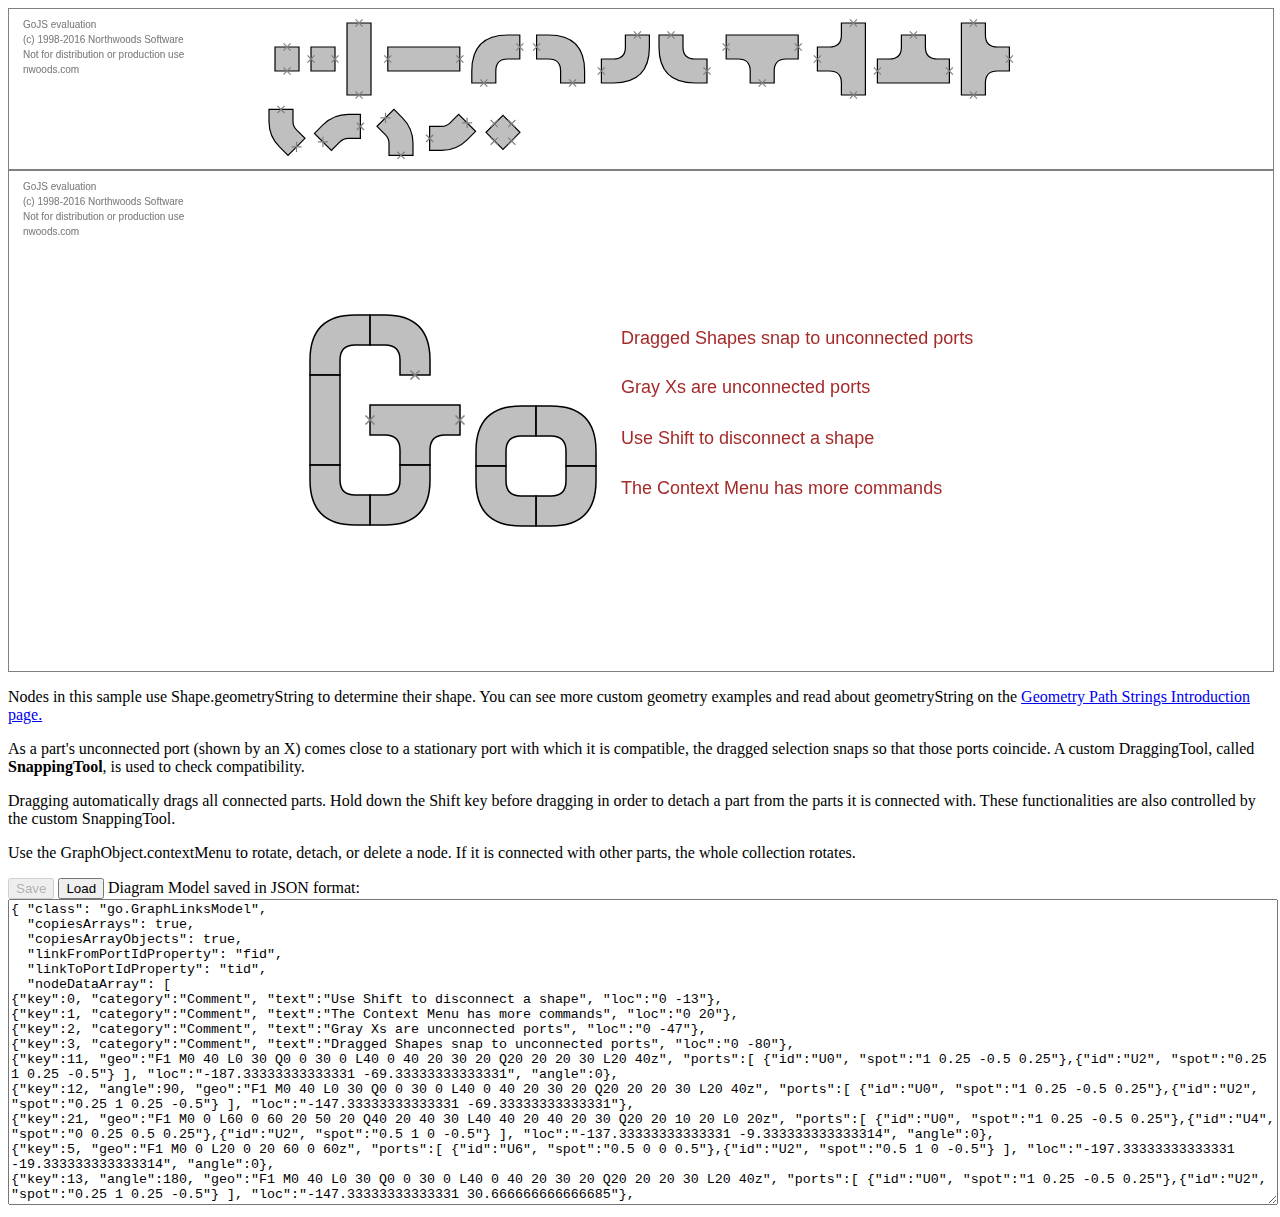
<file: pipe.html>
<!DOCTYPE html>
<html>
<head>
<title>Pipes</title>
<meta name="description" content="An editor for snapping pipes together and moving and rotating them as a single assembly." />
<!-- Copyright 1998-2016 by Northwoods Software Corporation. -->
<meta charset="UTF-8">
<script src="go.js"></script>

<!--<link href="../assets/css/goSamples.css" rel="stylesheet" type="text/css" />   you don't need to use this -->
<!--<script src="goSamples.js"></script>   this is only for the GoJS Samples framework -->
<script id="code">
  function init() {
    if (window.goSamples) goSamples();  // init for these samples -- you don't need to call this
    var $ = go.GraphObject.make;  // for more concise visual tree definitions
    myDiagram =
      $(go.Diagram, "myDiagramDiv",
        {
          scale: 1.5,
          "commandHandler.defaultScale": 1.5,
          allowDrop: true,  // accept drops from palette
          allowLink: false,  // no user-drawn links
          initialContentAlignment: go.Spot.Center,
          // use a custom DraggingTool instead of the standard one, defined below
          draggingTool: new SnappingTool(),
          "undoManager.isEnabled": true
        });
    // when the document is modified, add a "*" to the title and enable the "Save" button
    myDiagram.addDiagramListener("Modified", function(e) {
      var button = document.getElementById("SaveButton");
      if (button) button.disabled = !myDiagram.isModified;
      var idx = document.title.indexOf("*");
      if (myDiagram.isModified) {
        if (idx < 0) document.title += "*";
      } else {
        if (idx >= 0) document.title = document.title.substr(0, idx);
      }
    });
    myDiagram.nodeTemplateMap.add("Comment",
      $(go.Node,
        new go.Binding("location", "loc", go.Point.parse).makeTwoWay(go.Point.stringify),
        $(go.TextBlock,
          { stroke: "brown", font: "9pt sans-serif" },
          new go.Binding("text"))
      ));
    // Define the generic "pipe" Node.
    // The Shape gets it Geometry from a geometry path string in the bound data.
    // This node also gets all of its ports from an array of port data in the bound data.
    myDiagram.nodeTemplate =
      $(go.Node, "Spot",
        {
          locationObjectName: "SHAPE",
          locationSpot: go.Spot.Center,
          selectionAdorned: false,  // use a Binding on the Shape.stroke to show selection
          itemTemplate:
            // each port is an "X" shape whose alignment spot and port ID are given by the item data
            $(go.Panel,
              new go.Binding("portId", "id"),
              new go.Binding("alignment", "spot", go.Spot.parse),
              $(go.Shape, "XLine",
                { width: 6, height: 6, background: "transparent", fill: null, stroke: "gray" },
                new go.Binding("figure", "id", portFigure),  // portFigure converter is defined below
                new go.Binding("angle", "angle"))
            ),
          // hide a port when it is connected
          linkConnected: function(node, link, port) {
            port.visible = false;
          },
          linkDisconnected: function(node, link, port) {
            port.visible = true;
          }
        },
        // this creates the variable number of ports for this Spot Panel, based on the data
        new go.Binding("itemArray", "ports"),
        // remember the location of this Node
        new go.Binding("location", "loc", go.Point.parse).makeTwoWay(go.Point.stringify),
        // remember the angle of this Node
        new go.Binding("angle", "angle").makeTwoWay(),
        // move a selected part into the Foreground layer, so it isn't obscured by any non-selected parts
        new go.Binding("layerName", "isSelected", function(s) { return s ? "Foreground" : ""; }).ofObject(),
        $(go.Shape,
          {
            name: "SHAPE",
            // the following are default values;
            // actual values may come from the node data object via data-binding
            geometryString: "F1 M0 0 L20 0 20 20 0 20 z",
            fill: "rgba(128, 128, 128, 0.5)"
          },
          // this determines the actual shape of the Shape
          new go.Binding("geometryString", "geo"),
          // selection causes the stroke to be blue instead of black
          new go.Binding("stroke", "isSelected", function(s) { return s ? "dodgerblue" : "black"; }).ofObject())
      );
    // Show different kinds of port fittings by using different shapes in this Binding converter
    function portFigure(pid) {
      if (pid === null || pid === "") return "XLine";
      if (pid[0] === 'F') return "CircleLine";
      if (pid[0] === 'M') return "PlusLine";
      return "XLine";  // including when the first character is 'U'
    }
    myDiagram.nodeTemplate.contextMenu =
      $(go.Adornment, "Vertical",
        $("ContextMenuButton",
          $(go.TextBlock, "Rotate +45"),
          { click: function(e, obj) { rotate(obj.part.adornedPart, 45); } }),
        $("ContextMenuButton",
          $(go.TextBlock, "Rotate -45"),
          { click: function(e, obj) { rotate(obj.part.adornedPart, -45); } }),
        $("ContextMenuButton",
          $(go.TextBlock, "Rotate 180"),
          { click: function(e, obj) { rotate(obj.part.adornedPart, 180); } }),
        $("ContextMenuButton",
          $(go.TextBlock, "Detach"),
          { click: function(e, obj) { detachSelection(); } }),
        $("ContextMenuButton",
          $(go.TextBlock, "Delete"),
          { click: function(e, obj) { e.diagram.commandHandler.deleteSelection(); } })
      );
    // Change the angle of the parts connected with the given node
    function rotate(node, angle) {
      var tool = myDiagram.toolManager.draggingTool;  // should be a SnappingTool
      myDiagram.startTransaction("rotate " + angle.toString());
      var sel = new go.Set(go.Node);
      sel.add(node);
      var coll = tool.computeEffectiveCollection(sel).toKeySet();
      var bounds = myDiagram.computePartsBounds(coll);
      var center = bounds.center;
      coll.each(function(n) {
        n.angle += angle;
        n.location = n.location.copy().subtract(center).rotate(angle).add(center);
      });
      myDiagram.commitTransaction("rotate " + angle.toString());
    }
    function detachSelection() {
      myDiagram.startTransaction("detach");
      var coll = new go.Set(go.Link);
      myDiagram.selection.each(function(node) {
        if (!(node instanceof go.Node)) return;
        node.linksConnected.each(function(link) {
          // ignore links to other selected nodes
          if (link.getOtherNode(node).isSelected) return;
          // disconnect this link
          coll.add(link);
        });
      });
      myDiagram.removeParts(coll, false);
      myDiagram.commitTransaction("detach");
    }
    // no visual representation of any link data
    myDiagram.linkTemplate = $(go.Link, { visible: false });
    // this model needs to know about particular ports
    myDiagram.model =
      $(go.GraphLinksModel,
        {
          copiesArrays: true, 
          copiesArrayObjects: true,
          linkFromPortIdProperty: "fid",
          linkToPortIdProperty: "tid"
        });
    // Make sure the pipes are ordered by their key in the palette inventory
    function keyCompare(a, b) {
      var at = a.data.key;
      var bt = b.data.key;
      if (at < bt) return -1;
      if (at > bt) return 1;
      return 0;
    }
    myPalette =
      $(go.Palette, "myPaletteDiv",
        {
          scale: 1.2,
          contentAlignment: go.Spot.Center,
          nodeTemplate: myDiagram.nodeTemplate,  // shared with the main Diagram
          "contextMenuTool.isEnabled": false,
          layout: $(go.GridLayout,
                    {
                      cellSize: new go.Size(1, 1), spacing: new go.Size(5, 5),
                      wrappingColumn: 12, comparer: keyCompare
                    }),
          // initialize the Palette with a few "pipe" nodes
          model: $(go.GraphLinksModel,
            {
              copiesArrays: true,
              copiesArrayObjects: true,
              linkFromPortIdProperty: "fid",
              linkToPortIdProperty: "tid",
              nodeDataArray: [
                // Several different kinds of pipe objects, some already rotated for convenience.
                // Each "glue point" is implemented by a port.
                // The port's identifier's first letter must be the type of connector or "fitting".
                // The port's identifier's second letter must be indicate the direction in which a
                // connection may be made: 0-7, indicating multiples of 45-degree angles starting at zero.
                // If you want more than one port of a particular type in the same direction,
                // you will need to add a suffix to the port identifier.
                // The Spot determines the approximate location of the port on the shape.
                // The exact position is offset in order to account for the thickness of the stroke.
                // Each should be shifted towards the center of the shape by the fraction of its
                // distance from the center times the stroke thickness.
                // The following offsets assume the strokeWidth == 1.
                {
                  key: 1,
                  geo: "F1 M0 0 L20 0 20 20 0 20z",
                  ports: [
                    { id: "U6", spot: "0.5 0 0 0.5" },
                    { id: "U2", spot: "0.5 1 0 -0.5" }
                  ]
                },
                {
                  key: 3, angle: 90,
                  geo: "F1 M0 0 L20 0 20 20 0 20z",
                  ports: [
                    { id: "U6", spot: "0.5 0 0 0.5" },
                    { id: "U2", spot: "0.5 1 0 -0.5" }
                  ]
                },
                {
                  key: 5,
                  geo: "F1 M0 0 L20 0 20 60 0 60z",
                  ports: [
                    { id: "U6", spot: "0.5 0 0 0.5" },
                    { id: "U2", spot: "0.5 1 0 -0.5" }
                  ]
                },
                {
                  key: 7, angle: 90,
                  geo: "F1 M0 0 L20 0 20 60 0 60z",
                  ports: [
                    { id: "U6", spot: "0.5 0 0 0.5" },
                    { id: "U2", spot: "0.5 1 0 -0.5" }
                  ]
                },
                {
                  key: 11,
                  geo: "F1 M0 40 L0 30 Q0 0 30 0 L40 0 40 20 30 20 Q20 20 20 30 L20 40z",
                  ports: [
                    { id: "U0", spot: "1 0.25 -0.5 0.25" },
                    { id: "U2", spot: "0.25 1 0.25 -0.5" }
                  ]
                },
                {
                  key: 12, angle: 90,
                  geo: "F1 M0 40 L0 30 Q0 0 30 0 L40 0 40 20 30 20 Q20 20 20 30 L20 40z",
                  ports: [
                    { id: "U0", spot: "1 0.25 -0.5 0.25" },
                    { id: "U2", spot: "0.25 1 0.25 -0.5" }
                  ]
                },
                {
                  key: 13, angle: 180,
                  geo: "F1 M0 40 L0 30 Q0 0 30 0 L40 0 40 20 30 20 Q20 20 20 30 L20 40z",
                  ports: [
                    { id: "U0", spot: "1 0.25 -0.5 0.25" },
                    { id: "U2", spot: "0.25 1 0.25 -0.5" }
                  ]
                },
                {
                  key: 14, angle: 270,
                  geo: "F1 M0 40 L0 30 Q0 0 30 0 L40 0 40 20 30 20 Q20 20 20 30 L20 40z",
                  ports: [
                    { id: "U0", spot: "1 0.25 -0.5 0.25" },
                    { id: "U2", spot: "0.25 1 0.25 -0.5" }
                  ]
                },
                {
                  key: 21,
                  geo: "F1 M0 0 L60 0 60 20 50 20 Q40 20 40 30 L40 40 20 40 20 30 Q20 20 10 20 L0 20z",
                  ports: [
                    { id: "U0", spot: "1 0.25 -0.5 0.25" },
                    { id: "U4", spot: "0 0.25 0.5 0.25" },
                    { id: "U2", spot: "0.5 1 0 -0.5" }
                  ]
                },
                {
                  key: 22, angle: 90,
                  geo: "F1 M0 0 L60 0 60 20 50 20 Q40 20 40 30 L40 40 20 40 20 30 Q20 20 10 20 L0 20z",
                  ports: [
                    { id: "U0", spot: "1 0.25 -0.5 0.25" },
                    { id: "U4", spot: "0 0.25 0.5 0.25" },
                    { id: "U2", spot: "0.5 1 0 -0.5" }
                  ]
                },
                {
                  key: 23, angle: 180,
                  geo: "F1 M0 0 L60 0 60 20 50 20 Q40 20 40 30 L40 40 20 40 20 30 Q20 20 10 20 L0 20z",
                  ports: [
                    { id: "U0", spot: "1 0.25 -0.5 0.25" },
                    { id: "U4", spot: "0 0.25 0.5 0.25" },
                    { id: "U2", spot: "0.5 1 0 -0.5" }
                  ]
                },
                {
                  key: 24, angle: 270,
                  geo: "F1 M0 0 L60 0 60 20 50 20 Q40 20 40 30 L40 40 20 40 20 30 Q20 20 10 20 L0 20z",
                  ports: [
                    { id: "U0", spot: "1 0.25 -0.5 0.25" },
                    { id: "U4", spot: "0 0.25 0.5 0.25" },
                    { id: "U2", spot: "0.5 1 0 -0.5" }
                  ]
                },
                {
                  key: 31,
                  geo: "F1 M0 0 L20 0 20 10 Q20 14.142 22.929 17.071 L30 24.142 15.858 38.284 8.787 31.213 Q0 22.426 0 10z",
                  ports: [
                    { id: "U6", spot: "0 0 10.5 0.5" },
                    { id: "U1", spot: "1 1 -7.571 -7.571", angle: 45 }
                  ]
                },
                {
                  key: 32, angle: 90,
                  geo: "F1 M0 0 L20 0 20 10 Q20 14.142 22.929 17.071 L30 24.142 15.858 38.284 8.787 31.213 Q0 22.426 0 10z",
                  ports: [
                    { id: "U6", spot: "0 0 10.5 0.5" },
                    { id: "U1", spot: "1 1 -7.571 -7.571", angle: 45 }
                  ]
                },
                {
                  key: 33, angle: 180,
                  geo: "F1 M0 0 L20 0 20 10 Q20 14.142 22.929 17.071 L30 24.142 15.858 38.284 8.787 31.213 Q0 22.426 0 10z",
                  ports: [
                    { id: "U6", spot: "0 0 10.5 0.5" },
                    { id: "U1", spot: "1 1 -7.571 -7.571", angle: 45 }
                  ]
                },
                {
                  key: 34, angle: 270,
                  geo: "F1 M0 0 L20 0 20 10 Q20 14.142 22.929 17.071 L30 24.142 15.858 38.284 8.787 31.213 Q0 22.426 0 10z",
                  ports: [
                    { id: "U6", spot: "0 0 10.5 0.5" },
                    { id: "U1", spot: "1 1 -7.571 -7.571", angle: 45 }
                  ]
                },
                {
                  key: 41,
                  geo: "F1 M14.142 0 L28.284 14.142 14.142 28.284 0 14.142z",
                  ports: [
                    { id: "U1", spot: "1 1 -7.321 -7.321" },
                    { id: "U3", spot: "0 1 7.321 -7.321" },
                    { id: "U5", spot: "0 0 7.321 7.321" },
                    { id: "U7", spot: "1 0 -7.321 7.321" }
                  ]
                },
                // Example M-F connector pipes
                /*
                {
                  key: 107, //angle: 90,
                  geo: "F1 M0 0 L5 0, 5 10, 15 10, 15 0, 20 0, 20 40, 0 40z",
                  ports: [
                    { id: "F6", spot: "0.5 0 0 10.5" },
                    { id: "U2", spot: "0.5 1 0 -0.5" }
                  ]
                },
                {
                  key: 108, //angle: 90,
                  geo: "F1 M0 0, 20 0, 20 30, 15 30, 15 40, 5 40, 5 30, 0 30z",
                  ports: [
                    { id: "U6", spot: "0.5 0 0 10.5" },
                    { id: "M2", spot: "0.5 1 0 -0.5" }
                  ]
                }
                */
              ]  // end nodeDataArray
            })  // end model
        });  // end Palette
    load();
  } // end init
  // Define a custom DraggingTool
  function SnappingTool() {
    go.DraggingTool.call(this);
  }
  go.Diagram.inherit(SnappingTool, go.DraggingTool);
  // This predicate checks to see if the ports can snap together.
  // The first letter of the port id should be "U", "F", or "M" to indicate which kinds of port may connect.
  // The second letter of the port id should be a digit to indicate which direction it may connect.
  // The ports also need to not already have any link connections and need to face opposite directions.
  SnappingTool.prototype.compatiblePorts = function(p1, p2) {
    // already connected?
    var part1 = p1.part;
    var id1 = p1.portId;
    if (id1 === null || id1 === "") return false;
    if (part1.findLinksConnected(id1).count > 0) return false;
    var part2 = p2.part;
    var id2 = p2.portId;
    if (id2 === null || id2 === "") return false;
    if (part2.findLinksConnected(id2).count > 0) return false;
    // compatible fittings?
    if ((id1[0] === 'U' && id2[0] === 'U') ||
        (id1[0] === 'F' && id2[0] === 'M') ||
        (id1[0] === 'M' && id2[0] === 'F')) {
      // find their effective sides, after rotation
      var a1 = this.effectiveAngle(id1, part1.angle);
      var a2 = this.effectiveAngle(id2, part2.angle);
      // are they in opposite directions?
      if (a1-a2 === 180 || a1-a2 === -180) return true;
    }
    return false;
  };
  // At what angle can a port connect, adjusting for the node's rotation
  SnappingTool.prototype.effectiveAngle = function(id, angle) {
    var dir = id[1];
    var a = 0;
    if (dir === '1') a = 45;
    else if (dir === '2') a = 90;
    else if (dir === '3') a = 135;
    else if (dir === '4') a = 180;
    else if (dir === '5') a = 225;
    else if (dir === '6') a = 270;
    else if (dir === '7') a = 315;
    a += angle;
    if (a < 0) a += 360;
    else if (a >= 360) a -= 360;
    return a;
  };
  // Override this method to find the offset such that a moving port can
  // be snapped to be coincident with a compatible stationary port,
  // then move all of the parts by that offset.
  /** @override */
  SnappingTool.prototype.moveParts = function(parts, offset, check) {
    // when moving an actually copied collection of Parts, use the offset that was calculated during the drag
    if (this._snapOffset && this.isActive && this.diagram.lastInput.up && parts === this.copiedParts) {
      go.DraggingTool.prototype.moveParts.call(this, parts, this._snapOffset, check);
      this._snapOffset = undefined;
      return;
    }
    var commonOffset = offset;
    // find out if any snapping is desired for any Node being dragged
    var sit = parts.iterator;
    while (sit.next()) {
      var node = sit.key;
      if (!(node instanceof go.Node)) continue;
      var info = sit.value;
      var newloc = info.point.copy().add(offset);
      // now calculate snap point for this Node
      var snapoffset = newloc.copy().subtract(node.location);
      var nearbyports = null;
      var closestDistance = 20*20;  // don't bother taking sqrt
      var closestPort = null;
      var closestPortPt = null;
      var nodePort = null;
      var mit = node.ports;
      while (mit.next()) {
        var port = mit.value;
        if (node.findLinksConnected(port.portId).count > 0) continue;
        var portPt = port.getDocumentPoint(go.Spot.Center);
        portPt.add(snapoffset);  // where it would be without snapping
        if (nearbyports === null) {
          // this collects the Nodes that intersect with the NODE's bounds,
          // excluding nodes that are being dragged (i.e. in the PARTS collection)
          var nearbyparts = this.diagram.findObjectsIn(node.actualBounds,
                                    function(x) { return x.part; },
                                    function(p) { return !parts.contains(p); },
                                    true);
          // gather a collection of GraphObjects that are stationary "ports" for this NODE
          nearbyports = new go.Set(go.GraphObject);
          nearbyparts.each(function(n) {
            if (n instanceof go.Node) {
              nearbyports.addAll(n.ports);
            }
          });
        }
        var pit = nearbyports.iterator;
        while (pit.next()) {
          var p = pit.value;
          if (!this.compatiblePorts(port, p)) continue;
          var ppt = p.getDocumentPoint(go.Spot.Center);
          var d = ppt.distanceSquaredPoint(portPt);
          if (d < closestDistance) {
            closestDistance = d;
            closestPort = p;
            closestPortPt = ppt;
            nodePort = port;
          }
        }
      }
      // found something to snap to!
      if (closestPort !== null) {
        // move the node so that the compatible ports coincide
        var noderelpt = nodePort.getDocumentPoint(go.Spot.Center).subtract(node.location);
        var snappt = closestPortPt.copy().subtract(noderelpt);
        // save the offset, to ensure everything moves together
        commonOffset = snappt.subtract(newloc).add(offset);
        // ignore any node.dragComputation function
        // ignore any node.minLocation and node.maxLocation
        break;
      }
    }
    // now do the standard movement with the single (perhaps snapped) offset
    this._snapOffset = commonOffset.copy();  // remember for mouse-up when copying
    go.DraggingTool.prototype.moveParts.call(this, parts, commonOffset, check);
  };
  // Establish links between snapped ports,
  // and remove obsolete links because their ports are no longer coincident.
  /** @override */
  SnappingTool.prototype.doDropOnto = function(pt, obj) {
    go.DraggingTool.prototype.doDropOnto.call(this, pt, obj);
    var tool = this;
    // Need to iterate over all of the dropped nodes to see which ports happen to be snapped to stationary ports
    var coll = this.copiedParts || this.draggedParts;
    var it = coll.iterator;
    while (it.next()) {
      var node = it.key;
      if (!(node instanceof go.Node)) continue;
      // connect all snapped ports of this NODE (yes, there might be more than one) with links
      var pit = node.ports;
      while (pit.next()) {
        var port = pit.value;
        // maybe add a link -- see if the port is at another port that is compatible
        var portPt = port.getDocumentPoint(go.Spot.Center);
        if (!portPt.isReal()) continue;
        var nearbyports =
            this.diagram.findObjectsAt(portPt,
                      function(x) {  // some GraphObject at portPt
                        var o = x;
                        // walk up the chain of panels
                        while (o !== null && o.portId === null) o = o.panel;
                        return o;
                      },
                      function(p) {  // a "port" Panel
                        // the parent Node must not be in the dragged collection, and
                        // this port P must be compatible with the NODE's PORT
                        if (coll.contains(p.part)) return false;
                        var ppt = p.getDocumentPoint(go.Spot.Center);
                        if (portPt.distanceSquaredPoint(ppt) >= 0.25) return false;
                        return tool.compatiblePorts(port, p);
                      });
        // did we find a compatible port?
        var np = nearbyports.first();
        if (np !== null) {
          // connect the NODE's PORT with the other port found at the same point
          this.diagram.toolManager.linkingTool.insertLink(node, port, np.part, np);
        }
      }
    }
  };
  // Just move selected nodes when SHIFT moving, causing nodes to be unsnapped.
  // When SHIFTing, must disconnect all links that connect with nodes not being dragged.
  // Without SHIFT, move all nodes that are snapped to selected nodes, even indirectly.
  /** @override */
  SnappingTool.prototype.computeEffectiveCollection = function(parts) {
    if (this.diagram.lastInput.shift) {
      var links = new go.Set(go.Link);
      var coll = go.DraggingTool.prototype.computeEffectiveCollection.call(this, parts);
      coll.iteratorKeys.each(function(node) {
        // disconnect all links of this node that connect with stationary node
        if (!(node instanceof go.Node)) return;
        node.findLinksConnected().each(function(link) {
          // see if this link connects with a node that is being dragged
          var othernode = link.getOtherNode(node);
          if (othernode !== null && !coll.contains(othernode)) {
            links.add(link);  // remember for later deletion
          }
        });
      });
      // outside of nested loops we can actually delete the links
      links.each(function(l) { l.diagram.remove(l); });
      return coll;
    } else {
      var map = new go.Map(go.Part, Object);
      if (parts === null) return map;
      var tool = this;
      parts.iterator.each(function(n) {
        tool.gatherConnecteds(map, n);
      });
      return map;
    }
  };
  // Find other attached nodes.
  SnappingTool.prototype.gatherConnecteds = function(map, node) {
    if (!(node instanceof go.Node)) return;
    if (map.contains(node)) return;
    // record the original Node location, for relative positioning and for cancellation
    map.add(node, { point: node.location });
    // now recursively collect all connected Nodes and the Links to them
    var tool = this;
    node.findLinksConnected().each(function(link) {
      map.add(link, { point: new go.Point() });
      tool.gatherConnecteds(map, link.getOtherNode(node));
    });
  };
  // end SnappingTool class
  function save() {
    document.getElementById("mySavedModel").value = myDiagram.model.toJson();
    myDiagram.isModified = false;
  }
  function load() {
    myDiagram.model = go.Model.fromJson(document.getElementById("mySavedModel").value);
  }
</script>

</head>
<body onload="init()">
<div id="sample">
  <div id="myPaletteDiv" style="border: solid 1px gray; width:100%; height:160px"></div>
  <div id="myDiagramDiv" style="border: solid 1px gray; width:100%; height:500px"></div>
  <div id ="description">
  <p>
    Nodes in this sample use <a>Shape.geometryString</a> to determine their shape. 
    You can see more custom geometry examples and read about geometryString
    on the <a href="../intro/geometry.html">Geometry Path Strings Introduction page.</a>
  </p>
  <p>
    As a part's unconnected port (shown by an X) comes close to a stationary port
    with which it is compatible, the dragged selection snaps so that those ports coincide.
    A custom <a>DraggingTool</a>, called <b>SnappingTool</b>, is used to check compatibility. 
  </p>
  <p>
    Dragging automatically drags all connected parts.
    Hold down the Shift key before dragging in order to detach a part from the parts it is connected with.
    These functionalities are also controlled by the custom SnappingTool.
  </p>
  <p>
    Use the <a>GraphObject.contextMenu</a> to rotate, detach, or delete a node.
    If it is connected with other parts, the whole collection rotates.
  </p>
  </div>
  <div>
    <div>
      <button id="SaveButton" onclick="save()">Save</button>
      <button onclick="load()">Load</button>
      Diagram Model saved in JSON format:
    </div>
    <textarea id="mySavedModel" style="width:100%;height:300px">
{ "class": "go.GraphLinksModel",
  "copiesArrays": true,
  "copiesArrayObjects": true,
  "linkFromPortIdProperty": "fid",
  "linkToPortIdProperty": "tid",
  "nodeDataArray": [
{"key":0, "category":"Comment", "text":"Use Shift to disconnect a shape", "loc":"0 -13"},
{"key":1, "category":"Comment", "text":"The Context Menu has more commands", "loc":"0 20"},
{"key":2, "category":"Comment", "text":"Gray Xs are unconnected ports", "loc":"0 -47"},
{"key":3, "category":"Comment", "text":"Dragged Shapes snap to unconnected ports", "loc":"0 -80"},
{"key":11, "geo":"F1 M0 40 L0 30 Q0 0 30 0 L40 0 40 20 30 20 Q20 20 20 30 L20 40z", "ports":[ {"id":"U0", "spot":"1 0.25 -0.5 0.25"},{"id":"U2", "spot":"0.25 1 0.25 -0.5"} ], "loc":"-187.33333333333331 -69.33333333333331", "angle":0},
{"key":12, "angle":90, "geo":"F1 M0 40 L0 30 Q0 0 30 0 L40 0 40 20 30 20 Q20 20 20 30 L20 40z", "ports":[ {"id":"U0", "spot":"1 0.25 -0.5 0.25"},{"id":"U2", "spot":"0.25 1 0.25 -0.5"} ], "loc":"-147.33333333333331 -69.33333333333331"},
{"key":21, "geo":"F1 M0 0 L60 0 60 20 50 20 Q40 20 40 30 L40 40 20 40 20 30 Q20 20 10 20 L0 20z", "ports":[ {"id":"U0", "spot":"1 0.25 -0.5 0.25"},{"id":"U4", "spot":"0 0.25 0.5 0.25"},{"id":"U2", "spot":"0.5 1 0 -0.5"} ], "loc":"-137.33333333333331 -9.333333333333314", "angle":0},
{"key":5, "geo":"F1 M0 0 L20 0 20 60 0 60z", "ports":[ {"id":"U6", "spot":"0.5 0 0 0.5"},{"id":"U2", "spot":"0.5 1 0 -0.5"} ], "loc":"-197.33333333333331 -19.333333333333314", "angle":0},
{"key":13, "angle":180, "geo":"F1 M0 40 L0 30 Q0 0 30 0 L40 0 40 20 30 20 Q20 20 20 30 L20 40z", "ports":[ {"id":"U0", "spot":"1 0.25 -0.5 0.25"},{"id":"U2", "spot":"0.25 1 0.25 -0.5"} ], "loc":"-147.33333333333331 30.666666666666685"},
{"key":14, "angle":270, "geo":"F1 M0 40 L0 30 Q0 0 30 0 L40 0 40 20 30 20 Q20 20 20 30 L20 40z", "ports":[ {"id":"U0", "spot":"1 0.25 -0.5 0.25"},{"id":"U2", "spot":"0.25 1 0.25 -0.5"} ], "loc":"-187.33333333333331 30.666666666666685"},
{"key":-7, "geo":"F1 M0 40 L0 30 Q0 0 30 0 L40 0 40 20 30 20 Q20 20 20 30 L20 40z", "ports":[ {"id":"U0", "spot":"1 0.25 -0.5 0.25"},{"id":"U2", "spot":"0.25 1 0.25 -0.5"} ], "loc":"-76.66666666666663 -8.666666666666657", "angle":0},
{"key":-8, "angle":90, "geo":"F1 M0 40 L0 30 Q0 0 30 0 L40 0 40 20 30 20 Q20 20 20 30 L20 40z", "ports":[ {"id":"U0", "spot":"1 0.25 -0.5 0.25"},{"id":"U2", "spot":"0.25 1 0.25 -0.5"} ], "loc":"-36.66666666666663 -8.666666666666657"},
{"key":-9, "angle":180, "geo":"F1 M0 40 L0 30 Q0 0 30 0 L40 0 40 20 30 20 Q20 20 20 30 L20 40z", "ports":[ {"id":"U0", "spot":"1 0.25 -0.5 0.25"},{"id":"U2", "spot":"0.25 1 0.25 -0.5"} ], "loc":"-36.66666666666663 31.333333333333343"},
{"key":-10, "angle":270, "geo":"F1 M0 40 L0 30 Q0 0 30 0 L40 0 40 20 30 20 Q20 20 20 30 L20 40z", "ports":[ {"id":"U0", "spot":"1 0.25 -0.5 0.25"},{"id":"U2", "spot":"0.25 1 0.25 -0.5"} ], "loc":"-76.66666666666663 31.333333333333343"}
],
  "linkDataArray": [
{"from":12, "to":11, "fid":"U2", "tid":"U0"},
{"from":5, "to":11, "fid":"U6", "tid":"U2"},
{"from":13, "to":21, "fid":"U2", "tid":"U2"},
{"from":14, "to":5, "fid":"U0", "tid":"U2"},
{"from":13, "to":14, "fid":"U0", "tid":"U2"},
{"from":-8, "to":-7, "fid":"U2", "tid":"U0"},
{"from":-9, "to":-8, "fid":"U2", "tid":"U0"},
{"from":-10, "to":-7, "fid":"U0", "tid":"U2"},
{"from":-10, "to":-9, "fid":"U2", "tid":"U0"}
]}
    </textarea>
  </div>
</div>
</body>
</html>
</file>
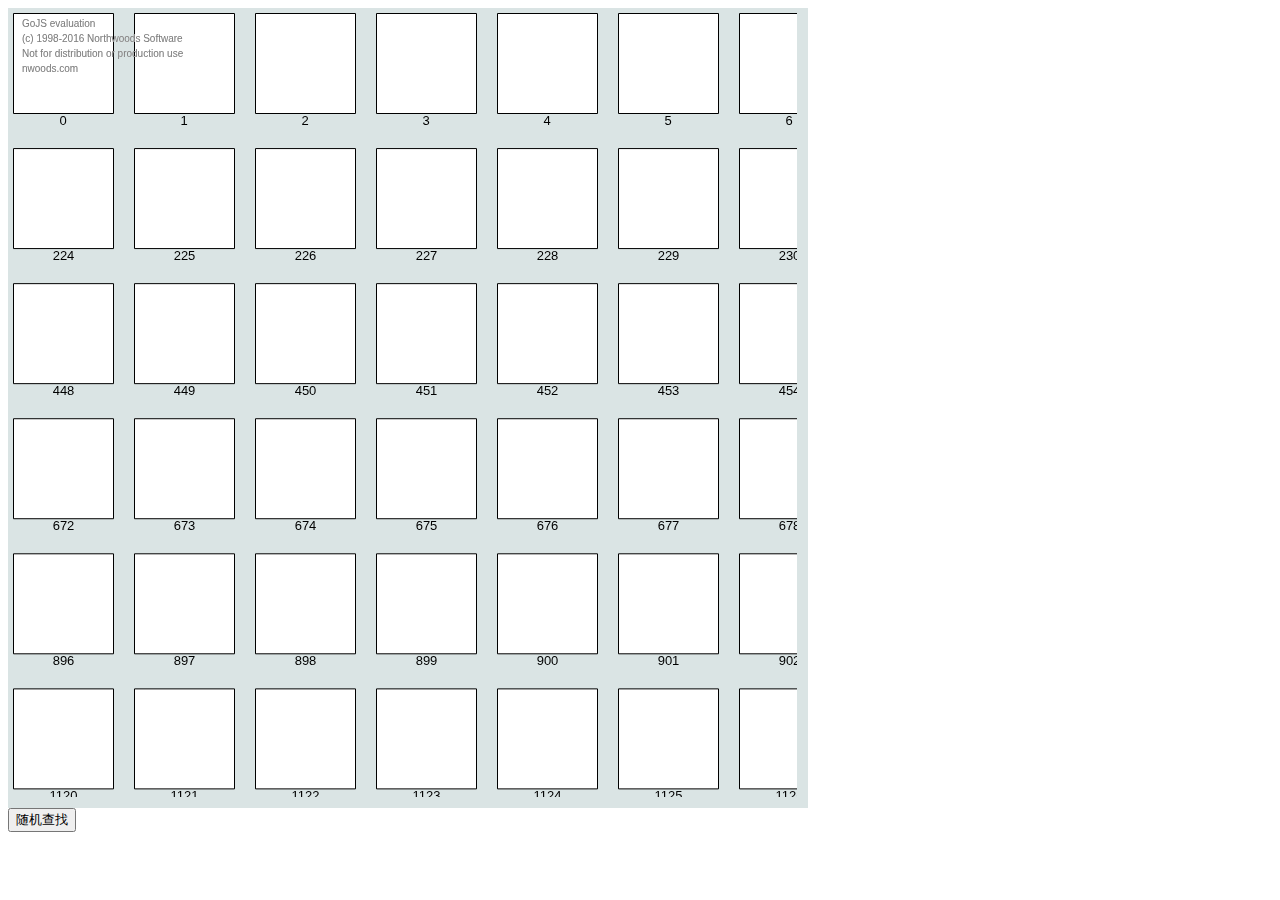
<file: random find.html>
<!DOCTYPE html>
<html lang="en">

<head>
    <meta charset="UTF-8">
    <title>gojs</title>
    <script src="go.js"></script>
   <!--<script src="test4.js"></script>-->
    <script>
        function search() {
            for(var i = 0;i<50;i++){
                console.log(diagram.findNodeForKey(Math.floor(Math.random()*50000)));
            }
        }

    </script>

</head>

<body>
<div id="myDiagramDiv" style="width:800px; height:800px; background-color: #DAE4E4;"></div>
<input type="button" value="随机查找" onclick="search()">
<script>
    var $ = go.GraphObject.make;
    var diagram =
            $(go.Diagram, 'myDiagramDiv', {
                initialContentAlignment: go.Spot.Center
                // ,"animationManager.duration": 1000
            });

    diagram.nodeTemplate =
            $(go.Node, "Vertical",
                    $(go.Shape, "Rectangle", {
                        fill: "white"
                    })
                    ,$(go.TextBlock,
                            new go.Binding("text", "key"),
                            new go.Binding("key", "key")
                    )
            );


    for (var i = 0; i < 50000; i++) {

        testArray = {
            key: i
        };
        diagram.model.addNodeData(testArray);
    }

</script>
</body>

</html>
</file>
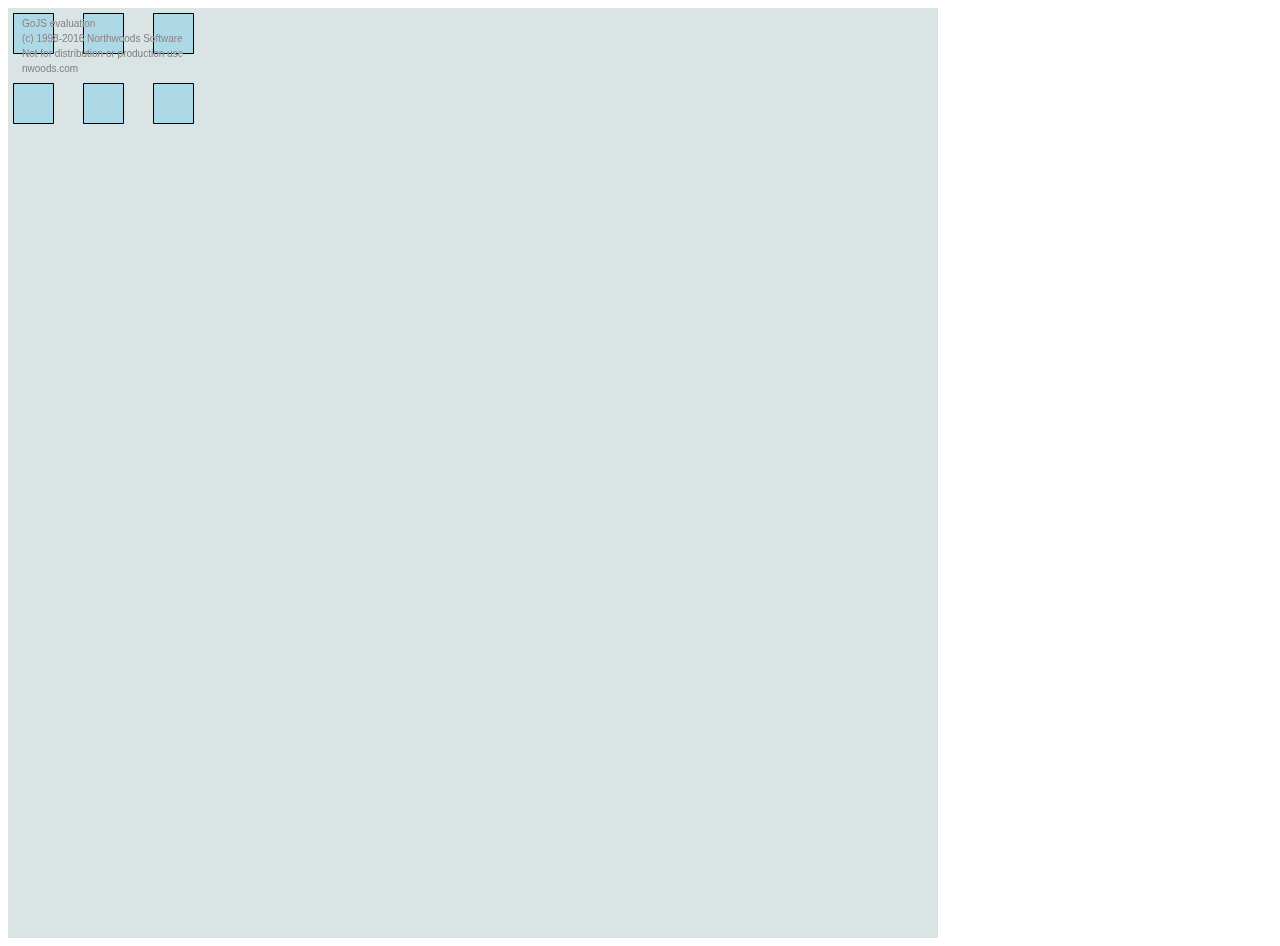
<file: test2.html>
<!DOCTYPE html>
<html lang="en">

<head>
    <meta charset="UTF-8">
    <title>gojs</title>
    <script src="go-debug.js"></script>
    <script>
        window.onload = function() {
            //            var myDate = new Date();
            //            var div1 = document.getElementById(div1);
            //            var div2 = document.getElementById(div2);
            var $ = go.GraphObject.make;
            var myDiagram =
                $(go.Diagram, 'myDiagramDiv', {
                    //                    initialContentAlignment: go.Spot.Center, // center Diagram contents
                    //                    "undoManager.isEnabled": true // enable Ctrl-Z to undo and Ctrl-Y to redo
                });

            // define a simple Node template
            //        alert(myDate.toLocaleTimeString('beijing'))
            //            document.getElementById(div1).innerHTML = '123';
            for (var i = 0; i < 6; i++) {
                myDiagram.add(
                    $(go.Node, "Auto",
                        $(go.Shape, "Rectangle", {
                            width: 40,
                            height: 40,
                            margin: 0,
                            fill: 'lightblue'
                        })

                    ));
            }
         
            //        alert(myDate.toLocaleTimeString('beijing'))
            //            document.getElementById(div2).innerHTML = '123';
        }

    </script>

</head>

<body>
    <div id="myDiagramDiv" style="width:930px; height:930px; background-color: #DAE4E4;"></div>
    <div id="div1"></div>
    <div id="div2"></div>


</body>

</html>
</file>
<file: site/assets/css/main.css>
@import url(https://fonts.googleapis.com/css?family=Lato:400,900,700);
@import url(https://fonts.googleapis.com/css?family=Open+Sans:400,800,700,600);

body {
  font-family: 'Lato', sans-serif;
}

.banner {
  background-position: top center;
  height: 265px;
  background-color: #FFF;
}

.banner h1 span, h2 span {
  background-color: rgba(255,255,255,0.8);
  border-radius: 5px;
}

#logo {
  background-color:  #1F4963; /* nwoods blue */
  font-weight: 900;
  font-size: 120%;
  color: white;
  padding: 6px;
  border-radius: 6px;
}


#bannertop {
  background-image: url('../images/banner2.png');
  background-repeat: no-repeat;
  box-shadow: 0px 2px 5px #D3D3D3;
  padding-top: 48px;
}

.img-thumbnail {
  padding: 0px;
  margin: 4px;
  border: 2px solid #ddd;
  border-radius: 0px;
  width: 226px;
  height: 180px;
}

h1 {
  font-size: 50px;
  font-weight: bold;
}

#frontpage p {
  font-size: 18px;
  line-height: 1.5;
}

.mt30 {
  margin-top: 30px;
}


#footer {
  background-color: #292c2f;
  box-shadow: 0 1px 1px 0 rgba(0, 0, 0, 0.12);
  box-sizing: border-box;
  width: 100%;
  font-family: Lato, sans-serif;
  font-size: 13px;

  padding: 25px 50px 50px 50px;

  margin-left: 0px;
  margin-right: 0px;

  color:  #ffffff;
}

#footer ul {
  list-style: none;
  margin-top: 20px;
}
#footer p {
  font-size: 13px;
}

#footer h3 {
  background-color:  #1F4963; /* nwoods blue */
  font-weight: 900;
  font-size: 40px;
  color: white;
  padding: 6px;
  border-radius: 6px;
  display: inline-block;

  text-align: center;
}

.navbar-inverse .navbar-nav > li > a {
  color: white;
  font-weight: bold;
}

.navbar-brand {
  height: auto;
}

@media (min-width: 992px) {
  .navbar-nav > li > a {
    font-size: 110%;
  }
}

.nav > li > a {
  padding-left: 10px;
  padding-right: 10px;
}

.navbar {
  border-radius: 0px;
  border-width: 0px;
}

@media (min-width: 768px) {
  .navbar-collapse {
    padding: 0px;
  }
}

.nav li {
  float: left;
  line-height: 40px;
  -o-transition:.5s;
  -ms-transition:.5s;
  -moz-transition:.5s;
  -webkit-transition:.5s;
  transition:.5s;
}

.nav li:hover {
  background-color: #707070;
}

.buy {
  background-color: #79C900;
}

.activate {
  background-color: #00A9C9;
}


/* bootstrap override */
.container-fluid {
  max-width: 1170px;
}

.footer {
  text-align: right;
  font-size: 10px;
}

/* used on learn pages */
.learn-container {
  max-width: 940px;
}

.diagramStyling {
  background-color: #DAE4E4;
}

p.box {
  padding: 15px;
}

/* Sidebar */
@media (min-width: 992px) {
  .sidebar-nav .navbar .navbar-collapse {
    /*padding: 0;*/
    max-height: none;
  }
  .sidebar-nav .navbar ul {
    /*float: none;*/
  }
  .sidebar-nav .navbar ul:not {
    display: block;
  }
  .sidebar-nav .navbar li {
    float: none;
    display: block;
  }
  .sidebar-nav .navbar li a {
    padding-top: 2px;
    padding-bottom: 2px;
  }

  .sidebar-nav .navbar h3 {
    margin-top: 0px;
    margin-bottom: 0px;
  }

  /* used in api pages */
  #navindex {
    max-width: 205px;
    padding: 0px;
  }

}
.sidebar-nav .navbar {
  margin-bottom: 0px;
}

.classList {
  width: 100%;
  margin: 0;
}


.navbar-nav>li>a.selected { background: #707070; color: #FFF;}
.navbar-default .navbar-nav>li>a:hover { color: #FFF;}


/* used in api and intro pages */
#api-nav {
    margin-bottom: 0px;
}

@media (min-width: 768px) and (max-width: 991px) {
  #navindex .navbar-collapse.collapse {
    display: none !important;
  }
  #navindex .navbar-collapse.collapse.in {
    display: block !important;
  }
  #navindex .navbar-header .collapse, #navindex .navbar-toggle {
    display:block !important;
  }
  #navindex .navbar-header {
    float:none;
  }
}


/* For the samples index.html */
@media (max-width: 768px) {
  .couple {
    display: inline-block;
  }
}

.samplecontainer {
  overflow: hidden;
}
</file>
<file: site/assets/css/api.css>
/* But not for the API's container-fluid */
#api-container {
  max-width: none;
}
/* overrides main.css */
p {
  font-size: 100%;
  line-height: normal;
}

pre {
  white-space: pre-wrap;
}

.fineprint
{
  float: right;
  margin-right: 2em;
  font-size: .7em;
}

/* eg Group "Extends Node" */
span.extends
{
  display: block;
  margin-bottom: 1em;
}

.light {
  color: #777;
  font-style: italic;
}

.detailList dt {
  font-weight: normal;
}
dt.heading {
  font-weight: 700;
}

.since {
  border-radius:4px 4px 4px 4px;
  padding: 2px;
  /*margin-left: 1em;*/
  background: #DDD;
  color: #444;
}


.seealso {
  display: block; margin-left: 10px; margin-top: .5em;
}
ul.seealsolist { display: inline; list-style: none; margin: 0; padding: 0; }
ul.seealsolist li { display: inline; }
ul.seealsolist li:after { content: ","; }
ul.seealsolist li:last-child:after { content: ""; }

span.nodetails
{
  display:none;
}

.box, .boxrun, .boxread {
  border: 1px solid #BBB;
  padding: .6em;
  background: #f4f4fa;
}

.classList {
  width: 100%;
  margin: 0;
}

.morelink {
  background: #E6E6F7;
  padding: 2px;
  border-radius: 5px;
  margin: 5px;
  cursor: pointer;
}

/* make table fit small screens */
@media (max-width: 767px) {
  td.attributes {
    max-width: 140px;
    overflow-wrap: break-word;
    word-wrap: break-word;
  }
  td.name {
    max-width: 120px;
    overflow-wrap: break-word;
    word-wrap: break-word;
  }
  td.description {

  }
}
@media screen and (max-width: 767px) {
.table-responsive>.table>tbody>tr>td,
.table-responsive>.table>tbody>tr>th,
.table-responsive>.table>tfoot>tr>td,
.table-responsive>.table>tfoot>tr>th,
.table-responsive>.table>thead>tr>td,
.table-responsive>.table>thead>tr>th {
    white-space: normal;
}
}
</file>
<file: site/assets/css/highlight.css>
/*

Monokai Sublime style. Derived from Monokai by noformnocontent http://nn.mit-license.org/

*/

.hljs {
  display: block;
  overflow-x: auto;
  padding: 0.5em;
  background: #23241f;
}

.hljs,
.hljs-tag,
.hljs-subst {
  color: #f8f8f2;
}

.hljs-strong,
.hljs-emphasis {
  color: #a8a8a2;
}

.hljs-bullet,
.hljs-quote,
.hljs-number,
.hljs-regexp,
.hljs-literal,
.hljs-link {
  color: #ae81ff;
}

.hljs-code,
.hljs-title,
.hljs-section,
.hljs-selector-class {
  color: #a6e22e;
}

.hljs-strong {
  font-weight: bold;
}

.hljs-emphasis {
  font-style: italic;
}

.hljs-keyword,
.hljs-selector-tag,
.hljs-name,
.hljs-attr {
  color: #f92672;
}

.hljs-symbol,
.hljs-attribute {
  color: #66d9ef;
}

.hljs-params,
.hljs-class .hljs-title {
  color: #f8f8f2;
}

.hljs-string,
.hljs-type,
.hljs-built_in,
.hljs-builtin-name,
.hljs-selector-id,
.hljs-selector-attr,
.hljs-selector-pseudo,
.hljs-addition,
.hljs-variable,
.hljs-template-variable {
  color: #e6db74;
}

.hljs-comment {
  color: #b0d0b0
}

.hljs-deletion,
.hljs-meta {
  color: #75715e;
}
</file>
